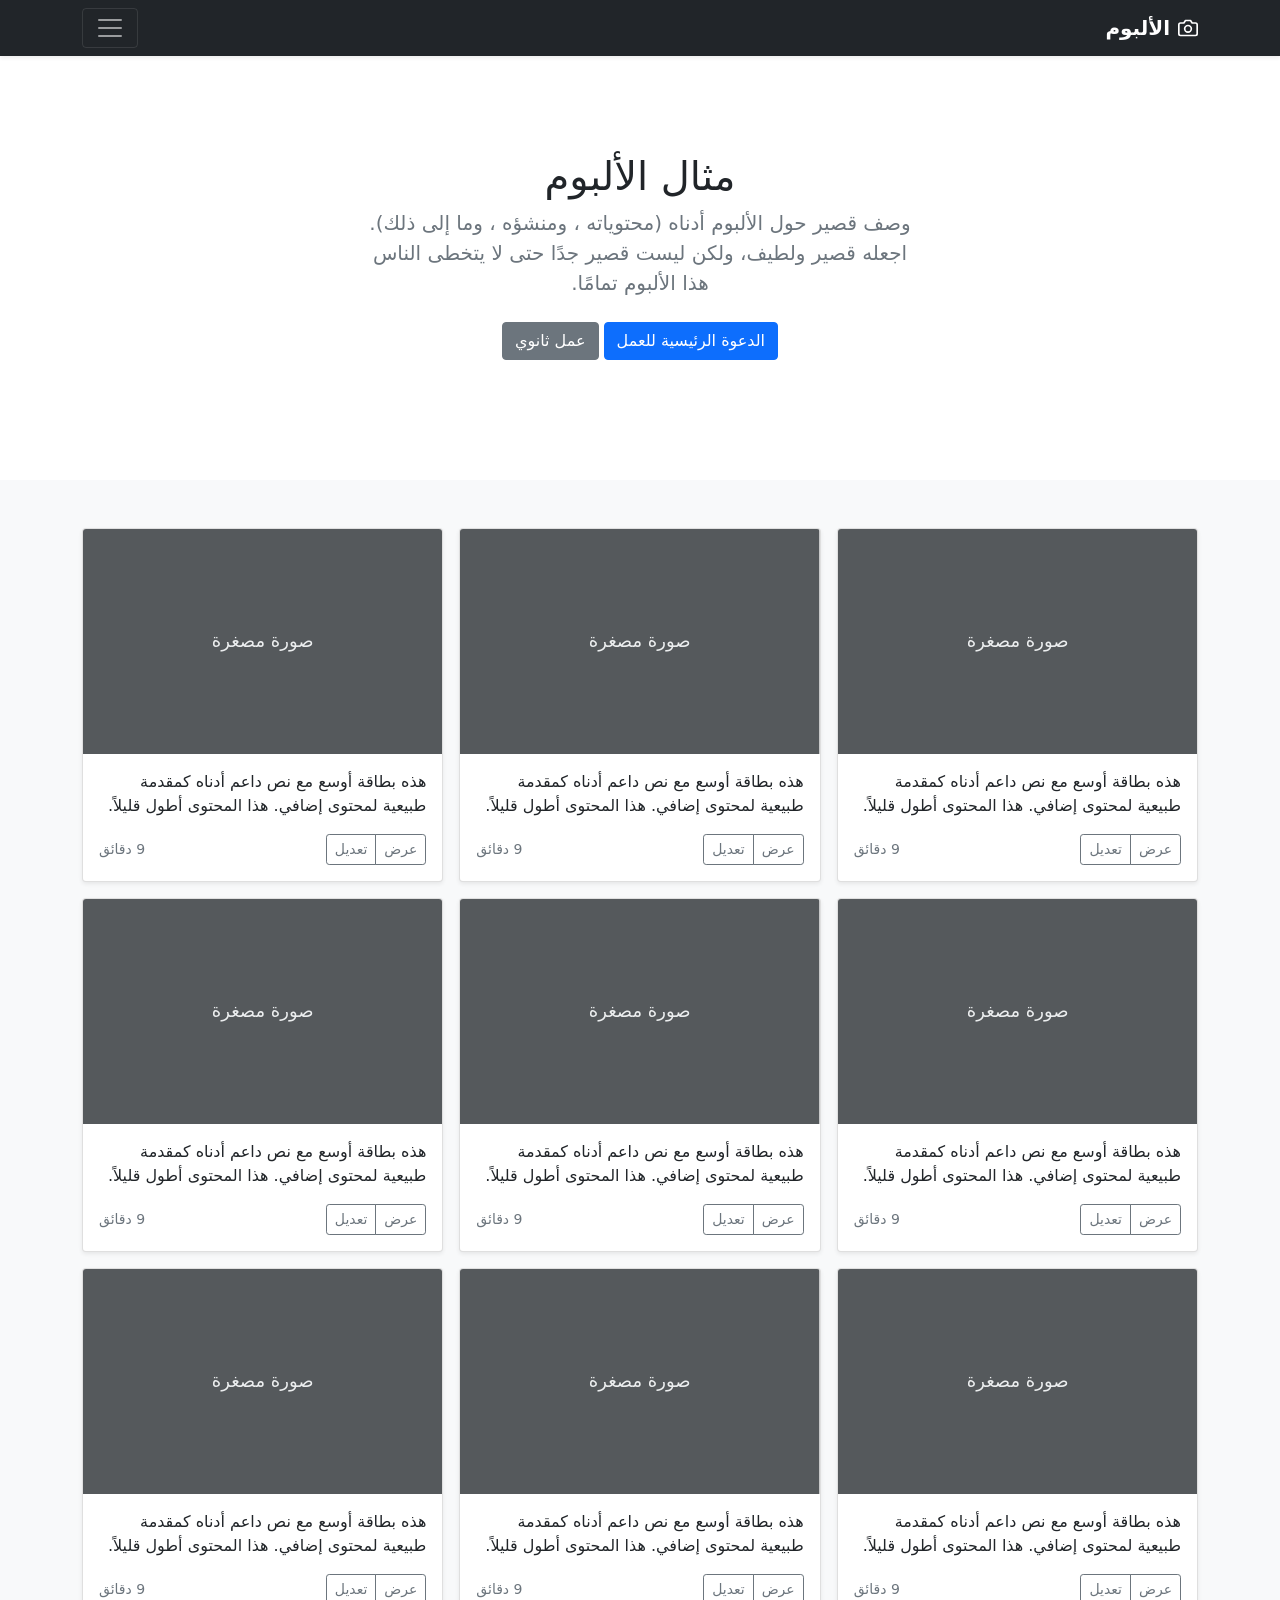
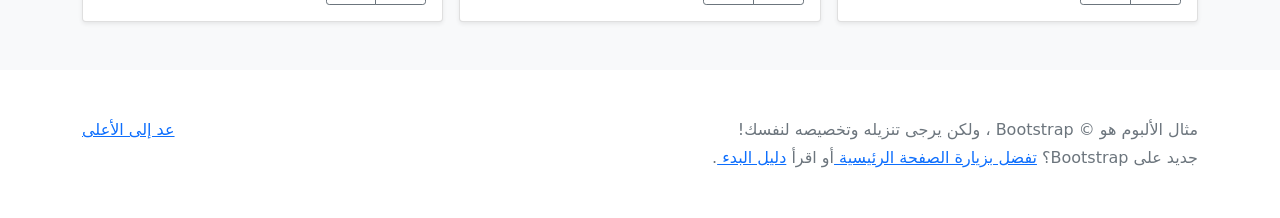
<file: bootstrap-5.1.3-examples/album-rtl/index.html>
<!doctype html>
<html lang="ar" dir="rtl">
  <head>
    <meta charset="utf-8">
    <meta name="viewport" content="width=device-width, initial-scale=1">
    <meta name="description" content="">
    <meta name="author" content="Mark Otto, Jacob Thornton, and Bootstrap contributors">
    <meta name="generator" content="Hugo 0.88.1">
    <title>مثال الألبوم · Bootstrap v5.1</title>

    <link rel="canonical" href="https://getbootstrap.com/docs/5.1/examples/album-rtl/">

    

    <!-- Bootstrap core CSS -->
<link href="../assets/dist/css/bootstrap.rtl.min.css" rel="stylesheet">

    <style>
      .bd-placeholder-img {
        font-size: 1.125rem;
        text-anchor: middle;
        -webkit-user-select: none;
        -moz-user-select: none;
        user-select: none;
      }

      @media (min-width: 768px) {
        .bd-placeholder-img-lg {
          font-size: 3.5rem;
        }
      }
    </style>

    
  </head>
  <body>
    
<header>
  <div class="collapse bg-dark" id="navbarHeader">
    <div class="container">
      <div class="row">
        <div class="col-sm-8 col-md-7 py-4">
          <h4 class="text-white">حول</h4>
          <p class="text-muted">أضف بعض المعلومات حول الألبوم، المؤلف، أو أي سياق خلفية آخر. اجعلها بضع جمل حتى يتمكن الزوار من التقاط بعض التلميحات المفيدة. ثم اربطها ببعض مواقع التواصل الاجتماعي أو معلومات الاتصال.</p>
        </div>
        <div class="col-sm-4 offset-md-1 py-4">
          <h4 class="text-white">تواصل معي</h4>
          <ul class="list-unstyled">
            <li><a href="#" class="text-white">تابعني على تويتر</a></li>
            <li><a href="#" class="text-white">شاركني الإعجاب في فيسبوك</a></li>
            <li><a href="#" class="text-white">راسلني على البريد الإلكتروني</a></li>
          </ul>
        </div>
      </div>
    </div>
  </div>
  <div class="navbar navbar-dark bg-dark shadow-sm">
    <div class="container">
      <a href="#" class="navbar-brand d-flex align-items-center">
        <svg xmlns="http://www.w3.org/2000/svg" width="20" height="20" fill="none" stroke="currentColor" stroke-linecap="round" stroke-linejoin="round" stroke-width="2" aria-hidden="true" class="me-2" viewBox="0 0 24 24"><path d="M23 19a2 2 0 0 1-2 2H3a2 2 0 0 1-2-2V8a2 2 0 0 1 2-2h4l2-3h6l2 3h4a2 2 0 0 1 2 2z"/><circle cx="12" cy="13" r="4"/></svg>
        <strong>الألبوم</strong>
      </a>
      <button class="navbar-toggler" type="button" data-bs-toggle="collapse" data-bs-target="#navbarHeader" aria-controls="navbarHeader" aria-expanded="false" aria-label="تبديل التنقل">
        <span class="navbar-toggler-icon"></span>
      </button>
    </div>
  </div>
</header>

<main>

  <section class="py-5 text-center container">
    <div class="row py-lg-5">
      <div class="col-lg-6 col-md-8 mx-auto">
        <h1 class="fw-light">مثال الألبوم</h1>
        <p class="lead text-muted">وصف قصير حول الألبوم أدناه (محتوياته ، ومنشؤه ، وما إلى ذلك). اجعله قصير ولطيف، ولكن ليست قصير جدًا حتى لا يتخطى الناس هذا الألبوم تمامًا.</p>
        <p>
          <a href="#" class="btn btn-primary my-2">الدعوة الرئيسية للعمل</a>
          <a href="#" class="btn btn-secondary my-2">عمل ثانوي</a>
        </p>
      </div>
    </div>
  </section>

  <div class="album py-5 bg-light">
    <div class="container">

      <div class="row row-cols-1 row-cols-sm-2 row-cols-md-3 g-3">
        <div class="col">
          <div class="card shadow-sm">
            <svg class="bd-placeholder-img card-img-top" width="100%" height="225" xmlns="http://www.w3.org/2000/svg" role="img" aria-label="Placeholder: صورة مصغرة" preserveAspectRatio="xMidYMid slice" focusable="false"><title>Placeholder</title><rect width="100%" height="100%" fill="#55595c"/><text x="50%" y="50%" fill="#eceeef" dy=".3em">صورة مصغرة</text></svg>

            <div class="card-body">
              <p class="card-text">هذه بطاقة أوسع مع نص داعم أدناه كمقدمة طبيعية لمحتوى إضافي. هذا المحتوى أطول قليلاً.</p>
              <div class="d-flex justify-content-between align-items-center">
                <div class="btn-group">
                  <button type="button" class="btn btn-sm btn-outline-secondary">عرض</button>
                  <button type="button" class="btn btn-sm btn-outline-secondary">تعديل</button>
                </div>
                <small class="text-muted">9 دقائق</small>
              </div>
            </div>
          </div>
        </div>
        <div class="col">
          <div class="card shadow-sm">
            <svg class="bd-placeholder-img card-img-top" width="100%" height="225" xmlns="http://www.w3.org/2000/svg" role="img" aria-label="Placeholder: صورة مصغرة" preserveAspectRatio="xMidYMid slice" focusable="false"><title>Placeholder</title><rect width="100%" height="100%" fill="#55595c"/><text x="50%" y="50%" fill="#eceeef" dy=".3em">صورة مصغرة</text></svg>

            <div class="card-body">
              <p class="card-text">هذه بطاقة أوسع مع نص داعم أدناه كمقدمة طبيعية لمحتوى إضافي. هذا المحتوى أطول قليلاً.</p>
              <div class="d-flex justify-content-between align-items-center">
                <div class="btn-group">
                  <button type="button" class="btn btn-sm btn-outline-secondary">عرض</button>
                  <button type="button" class="btn btn-sm btn-outline-secondary">تعديل</button>
                </div>
                <small class="text-muted">9 دقائق</small>
              </div>
            </div>
          </div>
        </div>
        <div class="col">
          <div class="card shadow-sm">
            <svg class="bd-placeholder-img card-img-top" width="100%" height="225" xmlns="http://www.w3.org/2000/svg" role="img" aria-label="Placeholder: صورة مصغرة" preserveAspectRatio="xMidYMid slice" focusable="false"><title>Placeholder</title><rect width="100%" height="100%" fill="#55595c"/><text x="50%" y="50%" fill="#eceeef" dy=".3em">صورة مصغرة</text></svg>

            <div class="card-body">
              <p class="card-text">هذه بطاقة أوسع مع نص داعم أدناه كمقدمة طبيعية لمحتوى إضافي. هذا المحتوى أطول قليلاً.</p>
              <div class="d-flex justify-content-between align-items-center">
                <div class="btn-group">
                  <button type="button" class="btn btn-sm btn-outline-secondary">عرض</button>
                  <button type="button" class="btn btn-sm btn-outline-secondary">تعديل</button>
                </div>
                <small class="text-muted">9 دقائق</small>
              </div>
            </div>
          </div>
        </div>

        <div class="col">
          <div class="card shadow-sm">
            <svg class="bd-placeholder-img card-img-top" width="100%" height="225" xmlns="http://www.w3.org/2000/svg" role="img" aria-label="Placeholder: صورة مصغرة" preserveAspectRatio="xMidYMid slice" focusable="false"><title>Placeholder</title><rect width="100%" height="100%" fill="#55595c"/><text x="50%" y="50%" fill="#eceeef" dy=".3em">صورة مصغرة</text></svg>

            <div class="card-body">
              <p class="card-text">هذه بطاقة أوسع مع نص داعم أدناه كمقدمة طبيعية لمحتوى إضافي. هذا المحتوى أطول قليلاً.</p>
              <div class="d-flex justify-content-between align-items-center">
                <div class="btn-group">
                  <button type="button" class="btn btn-sm btn-outline-secondary">عرض</button>
                  <button type="button" class="btn btn-sm btn-outline-secondary">تعديل</button>
                </div>
                <small class="text-muted">9 دقائق</small>
              </div>
            </div>
          </div>
        </div>
        <div class="col">
          <div class="card shadow-sm">
            <svg class="bd-placeholder-img card-img-top" width="100%" height="225" xmlns="http://www.w3.org/2000/svg" role="img" aria-label="Placeholder: صورة مصغرة" preserveAspectRatio="xMidYMid slice" focusable="false"><title>Placeholder</title><rect width="100%" height="100%" fill="#55595c"/><text x="50%" y="50%" fill="#eceeef" dy=".3em">صورة مصغرة</text></svg>

            <div class="card-body">
              <p class="card-text">هذه بطاقة أوسع مع نص داعم أدناه كمقدمة طبيعية لمحتوى إضافي. هذا المحتوى أطول قليلاً.</p>
              <div class="d-flex justify-content-between align-items-center">
                <div class="btn-group">
                  <button type="button" class="btn btn-sm btn-outline-secondary">عرض</button>
                  <button type="button" class="btn btn-sm btn-outline-secondary">تعديل</button>
                </div>
                <small class="text-muted">9 دقائق</small>
              </div>
            </div>
          </div>
        </div>
        <div class="col">
          <div class="card shadow-sm">
            <svg class="bd-placeholder-img card-img-top" width="100%" height="225" xmlns="http://www.w3.org/2000/svg" role="img" aria-label="Placeholder: صورة مصغرة" preserveAspectRatio="xMidYMid slice" focusable="false"><title>Placeholder</title><rect width="100%" height="100%" fill="#55595c"/><text x="50%" y="50%" fill="#eceeef" dy=".3em">صورة مصغرة</text></svg>

            <div class="card-body">
              <p class="card-text">هذه بطاقة أوسع مع نص داعم أدناه كمقدمة طبيعية لمحتوى إضافي. هذا المحتوى أطول قليلاً.</p>
              <div class="d-flex justify-content-between align-items-center">
                <div class="btn-group">
                  <button type="button" class="btn btn-sm btn-outline-secondary">عرض</button>
                  <button type="button" class="btn btn-sm btn-outline-secondary">تعديل</button>
                </div>
                <small class="text-muted">9 دقائق</small>
              </div>
            </div>
          </div>
        </div>

        <div class="col">
          <div class="card shadow-sm">
            <svg class="bd-placeholder-img card-img-top" width="100%" height="225" xmlns="http://www.w3.org/2000/svg" role="img" aria-label="Placeholder: صورة مصغرة" preserveAspectRatio="xMidYMid slice" focusable="false"><title>Placeholder</title><rect width="100%" height="100%" fill="#55595c"/><text x="50%" y="50%" fill="#eceeef" dy=".3em">صورة مصغرة</text></svg>

            <div class="card-body">
              <p class="card-text">هذه بطاقة أوسع مع نص داعم أدناه كمقدمة طبيعية لمحتوى إضافي. هذا المحتوى أطول قليلاً.</p>
              <div class="d-flex justify-content-between align-items-center">
                <div class="btn-group">
                  <button type="button" class="btn btn-sm btn-outline-secondary">عرض</button>
                  <button type="button" class="btn btn-sm btn-outline-secondary">تعديل</button>
                </div>
                <small class="text-muted">9 دقائق</small>
              </div>
            </div>
          </div>
        </div>
        <div class="col">
          <div class="card shadow-sm">
            <svg class="bd-placeholder-img card-img-top" width="100%" height="225" xmlns="http://www.w3.org/2000/svg" role="img" aria-label="Placeholder: صورة مصغرة" preserveAspectRatio="xMidYMid slice" focusable="false"><title>Placeholder</title><rect width="100%" height="100%" fill="#55595c"/><text x="50%" y="50%" fill="#eceeef" dy=".3em">صورة مصغرة</text></svg>

            <div class="card-body">
              <p class="card-text">هذه بطاقة أوسع مع نص داعم أدناه كمقدمة طبيعية لمحتوى إضافي. هذا المحتوى أطول قليلاً.</p>
              <div class="d-flex justify-content-between align-items-center">
                <div class="btn-group">
                  <button type="button" class="btn btn-sm btn-outline-secondary">عرض</button>
                  <button type="button" class="btn btn-sm btn-outline-secondary">تعديل</button>
                </div>
                <small class="text-muted">9 دقائق</small>
              </div>
            </div>
          </div>
        </div>
        <div class="col">
          <div class="card shadow-sm">
            <svg class="bd-placeholder-img card-img-top" width="100%" height="225" xmlns="http://www.w3.org/2000/svg" role="img" aria-label="Placeholder: صورة مصغرة" preserveAspectRatio="xMidYMid slice" focusable="false"><title>Placeholder</title><rect width="100%" height="100%" fill="#55595c"/><text x="50%" y="50%" fill="#eceeef" dy=".3em">صورة مصغرة</text></svg>

            <div class="card-body">
              <p class="card-text">هذه بطاقة أوسع مع نص داعم أدناه كمقدمة طبيعية لمحتوى إضافي. هذا المحتوى أطول قليلاً.</p>
              <div class="d-flex justify-content-between align-items-center">
                <div class="btn-group">
                  <button type="button" class="btn btn-sm btn-outline-secondary">عرض</button>
                  <button type="button" class="btn btn-sm btn-outline-secondary">تعديل</button>
                </div>
                <small class="text-muted">9 دقائق</small>
              </div>
            </div>
          </div>
        </div>
      </div>
    </div>
  </div>

</main>

<footer class="text-muted py-5">
  <div class="container">
    <p class="float-end mb-1">
      <a href="#">عد إلى الأعلى</a>
    </p>
    <p class="mb-1">مثال الألبوم هو © Bootstrap ، ولكن يرجى تنزيله وتخصيصه لنفسك!</p>
    <p class="mb-0">جديد على Bootstrap؟ <a href="/"> تفضل بزيارة الصفحة الرئيسية </a> أو اقرأ <a href="../getting-started/introduction/ "> دليل البدء </a>.</p>
  </div>
</footer>


    <script src="../assets/dist/js/bootstrap.bundle.min.js"></script>

      
  </body>
</html>
</file>
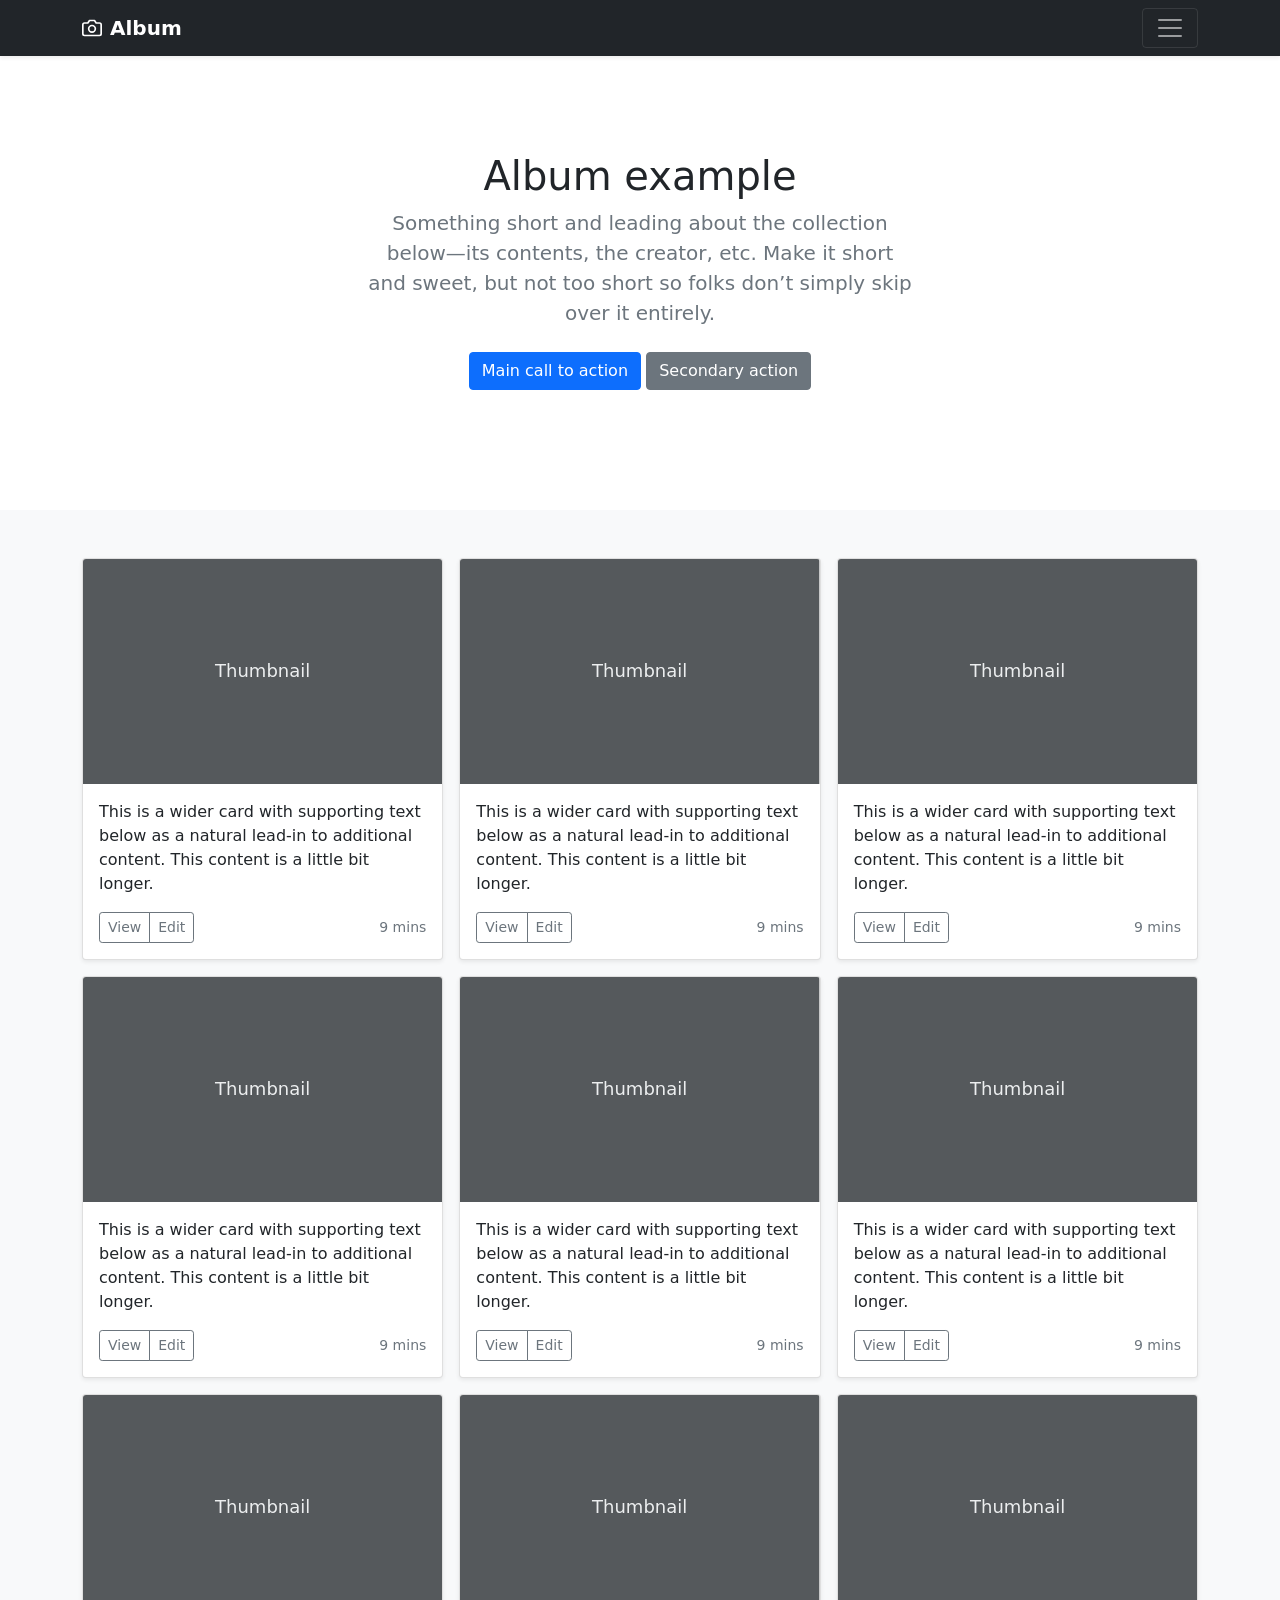
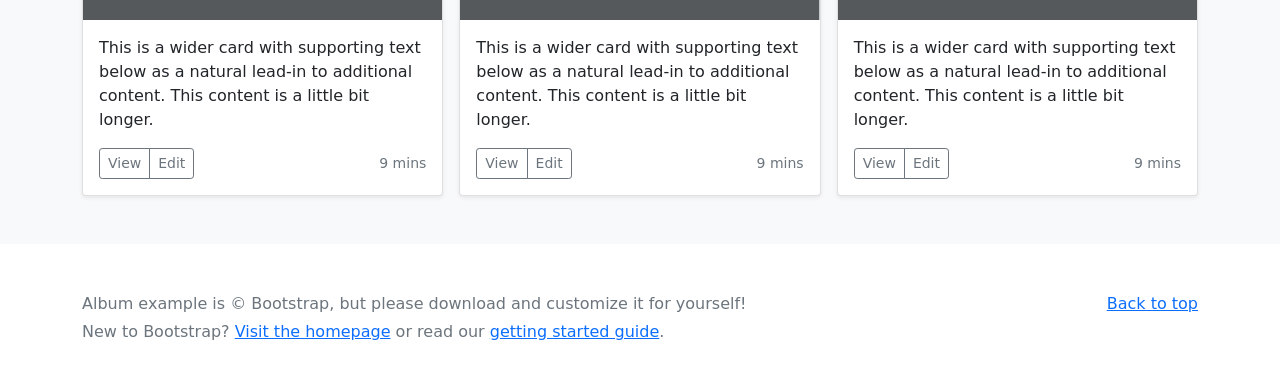
<file: bootstrap-5.1.3-examples/album/index.html>
<!doctype html>
<html lang="en">
  <head>
    <meta charset="utf-8">
    <meta name="viewport" content="width=device-width, initial-scale=1">
    <meta name="description" content="">
    <meta name="author" content="Mark Otto, Jacob Thornton, and Bootstrap contributors">
    <meta name="generator" content="Hugo 0.88.1">
    <title>Album example · Bootstrap v5.1</title>

    <link rel="canonical" href="https://getbootstrap.com/docs/5.1/examples/album/">

    

    <!-- Bootstrap core CSS -->
<link href="../assets/dist/css/bootstrap.min.css" rel="stylesheet">

    <style>
      .bd-placeholder-img {
        font-size: 1.125rem;
        text-anchor: middle;
        -webkit-user-select: none;
        -moz-user-select: none;
        user-select: none;
      }

      @media (min-width: 768px) {
        .bd-placeholder-img-lg {
          font-size: 3.5rem;
        }
      }
    </style>

    
  </head>
  <body>
    
<header>
  
  <div class="navbar navbar-dark bg-dark shadow-sm">
    <div class="container">
      <a href="#" class="navbar-brand d-flex align-items-center">
        <svg xmlns="http://www.w3.org/2000/svg" width="20" height="20" fill="none" stroke="currentColor" stroke-linecap="round" stroke-linejoin="round" stroke-width="2" aria-hidden="true" class="me-2" viewBox="0 0 24 24"><path d="M23 19a2 2 0 0 1-2 2H3a2 2 0 0 1-2-2V8a2 2 0 0 1 2-2h4l2-3h6l2 3h4a2 2 0 0 1 2 2z"/><circle cx="12" cy="13" r="4"/></svg>
        <strong>Album</strong>
      </a>
      <button class="navbar-toggler" type="button" data-bs-toggle="collapse" data-bs-target="#navbarHeader" aria-controls="navbarHeader" aria-expanded="false" aria-label="Toggle navigation">
        <span class="navbar-toggler-icon"></span>
      </button>
    </div>
  </div>
</header>

<main>

  <section class="py-5 text-center container">
    <div class="row py-lg-5">
      <div class="col-lg-6 col-md-8 mx-auto">
        <h1 class="fw-light">Album example</h1>
        <p class="lead text-muted">Something short and leading about the collection below—its contents, the creator, etc. Make it short and sweet, but not too short so folks don’t simply skip over it entirely.</p>
        <p>
          <a href="#" class="btn btn-primary my-2">Main call to action</a>
          <a href="#" class="btn btn-secondary my-2">Secondary action</a>
        </p>
      </div>
    </div>
  </section>

  <div class="album py-5 bg-light">
    <div class="container">

      <div class="row row-cols-1 row-cols-sm-2 row-cols-md-3 g-3">
        <div class="col">
          <div class="card shadow-sm">
            <svg class="bd-placeholder-img card-img-top" width="100%" height="225" xmlns="http://www.w3.org/2000/svg" role="img" aria-label="Placeholder: Thumbnail" preserveAspectRatio="xMidYMid slice" focusable="false"><title>Placeholder</title><rect width="100%" height="100%" fill="#55595c"/><text x="50%" y="50%" fill="#eceeef" dy=".3em">Thumbnail</text></svg>

            <div class="card-body">
              <p class="card-text">This is a wider card with supporting text below as a natural lead-in to additional content. This content is a little bit longer.</p>
              <div class="d-flex justify-content-between align-items-center">
                <div class="btn-group">
                  <button type="button" class="btn btn-sm btn-outline-secondary">View</button>
                  <button type="button" class="btn btn-sm btn-outline-secondary">Edit</button>
                </div>
                <small class="text-muted">9 mins</small>
              </div>
            </div>
          </div>
        </div>
        <div class="col">
          <div class="card shadow-sm">
            <svg class="bd-placeholder-img card-img-top" width="100%" height="225" xmlns="http://www.w3.org/2000/svg" role="img" aria-label="Placeholder: Thumbnail" preserveAspectRatio="xMidYMid slice" focusable="false"><title>Placeholder</title><rect width="100%" height="100%" fill="#55595c"/><text x="50%" y="50%" fill="#eceeef" dy=".3em">Thumbnail</text></svg>

            <div class="card-body">
              <p class="card-text">This is a wider card with supporting text below as a natural lead-in to additional content. This content is a little bit longer.</p>
              <div class="d-flex justify-content-between align-items-center">
                <div class="btn-group">
                  <button type="button" class="btn btn-sm btn-outline-secondary">View</button>
                  <button type="button" class="btn btn-sm btn-outline-secondary">Edit</button>
                </div>
                <small class="text-muted">9 mins</small>
              </div>
            </div>
          </div>
        </div>
        <div class="col">
          <div class="card shadow-sm">
            <svg class="bd-placeholder-img card-img-top" width="100%" height="225" xmlns="http://www.w3.org/2000/svg" role="img" aria-label="Placeholder: Thumbnail" preserveAspectRatio="xMidYMid slice" focusable="false"><title>Placeholder</title><rect width="100%" height="100%" fill="#55595c"/><text x="50%" y="50%" fill="#eceeef" dy=".3em">Thumbnail</text></svg>

            <div class="card-body">
              <p class="card-text">This is a wider card with supporting text below as a natural lead-in to additional content. This content is a little bit longer.</p>
              <div class="d-flex justify-content-between align-items-center">
                <div class="btn-group">
                  <button type="button" class="btn btn-sm btn-outline-secondary">View</button>
                  <button type="button" class="btn btn-sm btn-outline-secondary">Edit</button>
                </div>
                <small class="text-muted">9 mins</small>
              </div>
            </div>
          </div>
        </div>

        <div class="col">
          <div class="card shadow-sm">
            <svg class="bd-placeholder-img card-img-top" width="100%" height="225" xmlns="http://www.w3.org/2000/svg" role="img" aria-label="Placeholder: Thumbnail" preserveAspectRatio="xMidYMid slice" focusable="false"><title>Placeholder</title><rect width="100%" height="100%" fill="#55595c"/><text x="50%" y="50%" fill="#eceeef" dy=".3em">Thumbnail</text></svg>

            <div class="card-body">
              <p class="card-text">This is a wider card with supporting text below as a natural lead-in to additional content. This content is a little bit longer.</p>
              <div class="d-flex justify-content-between align-items-center">
                <div class="btn-group">
                  <button type="button" class="btn btn-sm btn-outline-secondary">View</button>
                  <button type="button" class="btn btn-sm btn-outline-secondary">Edit</button>
                </div>
                <small class="text-muted">9 mins</small>
              </div>
            </div>
          </div>
        </div>
        <div class="col">
          <div class="card shadow-sm">
            <svg class="bd-placeholder-img card-img-top" width="100%" height="225" xmlns="http://www.w3.org/2000/svg" role="img" aria-label="Placeholder: Thumbnail" preserveAspectRatio="xMidYMid slice" focusable="false"><title>Placeholder</title><rect width="100%" height="100%" fill="#55595c"/><text x="50%" y="50%" fill="#eceeef" dy=".3em">Thumbnail</text></svg>

            <div class="card-body">
              <p class="card-text">This is a wider card with supporting text below as a natural lead-in to additional content. This content is a little bit longer.</p>
              <div class="d-flex justify-content-between align-items-center">
                <div class="btn-group">
                  <button type="button" class="btn btn-sm btn-outline-secondary">View</button>
                  <button type="button" class="btn btn-sm btn-outline-secondary">Edit</button>
                </div>
                <small class="text-muted">9 mins</small>
              </div>
            </div>
          </div>
        </div>
        <div class="col">
          <div class="card shadow-sm">
            <svg class="bd-placeholder-img card-img-top" width="100%" height="225" xmlns="http://www.w3.org/2000/svg" role="img" aria-label="Placeholder: Thumbnail" preserveAspectRatio="xMidYMid slice" focusable="false"><title>Placeholder</title><rect width="100%" height="100%" fill="#55595c"/><text x="50%" y="50%" fill="#eceeef" dy=".3em">Thumbnail</text></svg>

            <div class="card-body">
              <p class="card-text">This is a wider card with supporting text below as a natural lead-in to additional content. This content is a little bit longer.</p>
              <div class="d-flex justify-content-between align-items-center">
                <div class="btn-group">
                  <button type="button" class="btn btn-sm btn-outline-secondary">View</button>
                  <button type="button" class="btn btn-sm btn-outline-secondary">Edit</button>
                </div>
                <small class="text-muted">9 mins</small>
              </div>
            </div>
          </div>
        </div>

        <div class="col">
          <div class="card shadow-sm">
            <svg class="bd-placeholder-img card-img-top" width="100%" height="225" xmlns="http://www.w3.org/2000/svg" role="img" aria-label="Placeholder: Thumbnail" preserveAspectRatio="xMidYMid slice" focusable="false"><title>Placeholder</title><rect width="100%" height="100%" fill="#55595c"/><text x="50%" y="50%" fill="#eceeef" dy=".3em">Thumbnail</text></svg>

            <div class="card-body">
              <p class="card-text">This is a wider card with supporting text below as a natural lead-in to additional content. This content is a little bit longer.</p>
              <div class="d-flex justify-content-between align-items-center">
                <div class="btn-group">
                  <button type="button" class="btn btn-sm btn-outline-secondary">View</button>
                  <button type="button" class="btn btn-sm btn-outline-secondary">Edit</button>
                </div>
                <small class="text-muted">9 mins</small>
              </div>
            </div>
          </div>
        </div>
        <div class="col">
          <div class="card shadow-sm">
            <svg class="bd-placeholder-img card-img-top" width="100%" height="225" xmlns="http://www.w3.org/2000/svg" role="img" aria-label="Placeholder: Thumbnail" preserveAspectRatio="xMidYMid slice" focusable="false"><title>Placeholder</title><rect width="100%" height="100%" fill="#55595c"/><text x="50%" y="50%" fill="#eceeef" dy=".3em">Thumbnail</text></svg>

            <div class="card-body">
              <p class="card-text">This is a wider card with supporting text below as a natural lead-in to additional content. This content is a little bit longer.</p>
              <div class="d-flex justify-content-between align-items-center">
                <div class="btn-group">
                  <button type="button" class="btn btn-sm btn-outline-secondary">View</button>
                  <button type="button" class="btn btn-sm btn-outline-secondary">Edit</button>
                </div>
                <small class="text-muted">9 mins</small>
              </div>
            </div>
          </div>
        </div>
        <div class="col">
          <div class="card shadow-sm">
            <svg class="bd-placeholder-img card-img-top" width="100%" height="225" xmlns="http://www.w3.org/2000/svg" role="img" aria-label="Placeholder: Thumbnail" preserveAspectRatio="xMidYMid slice" focusable="false"><title>Placeholder</title><rect width="100%" height="100%" fill="#55595c"/><text x="50%" y="50%" fill="#eceeef" dy=".3em">Thumbnail</text></svg>

            <div class="card-body">
              <p class="card-text">This is a wider card with supporting text below as a natural lead-in to additional content. This content is a little bit longer.</p>
              <div class="d-flex justify-content-between align-items-center">
                <div class="btn-group">
                  <button type="button" class="btn btn-sm btn-outline-secondary">View</button>
                  <button type="button" class="btn btn-sm btn-outline-secondary">Edit</button>
                </div>
                <small class="text-muted">9 mins</small>
              </div>
            </div>
          </div>
        </div>
      </div>
    </div>
  </div>

</main>

<footer class="text-muted py-5">
  <div class="container">
    <p class="float-end mb-1">
      <a href="#">Back to top</a>
    </p>
    <p class="mb-1">Album example is &copy; Bootstrap, but please download and customize it for yourself!</p>
    <p class="mb-0">New to Bootstrap? <a href="/">Visit the homepage</a> or read our <a href="../getting-started/introduction/">getting started guide</a>.</p>
  </div>
</footer>


    <script src="../assets/dist/js/bootstrap.bundle.min.js"></script>

      
  </body>
</html>
</file>
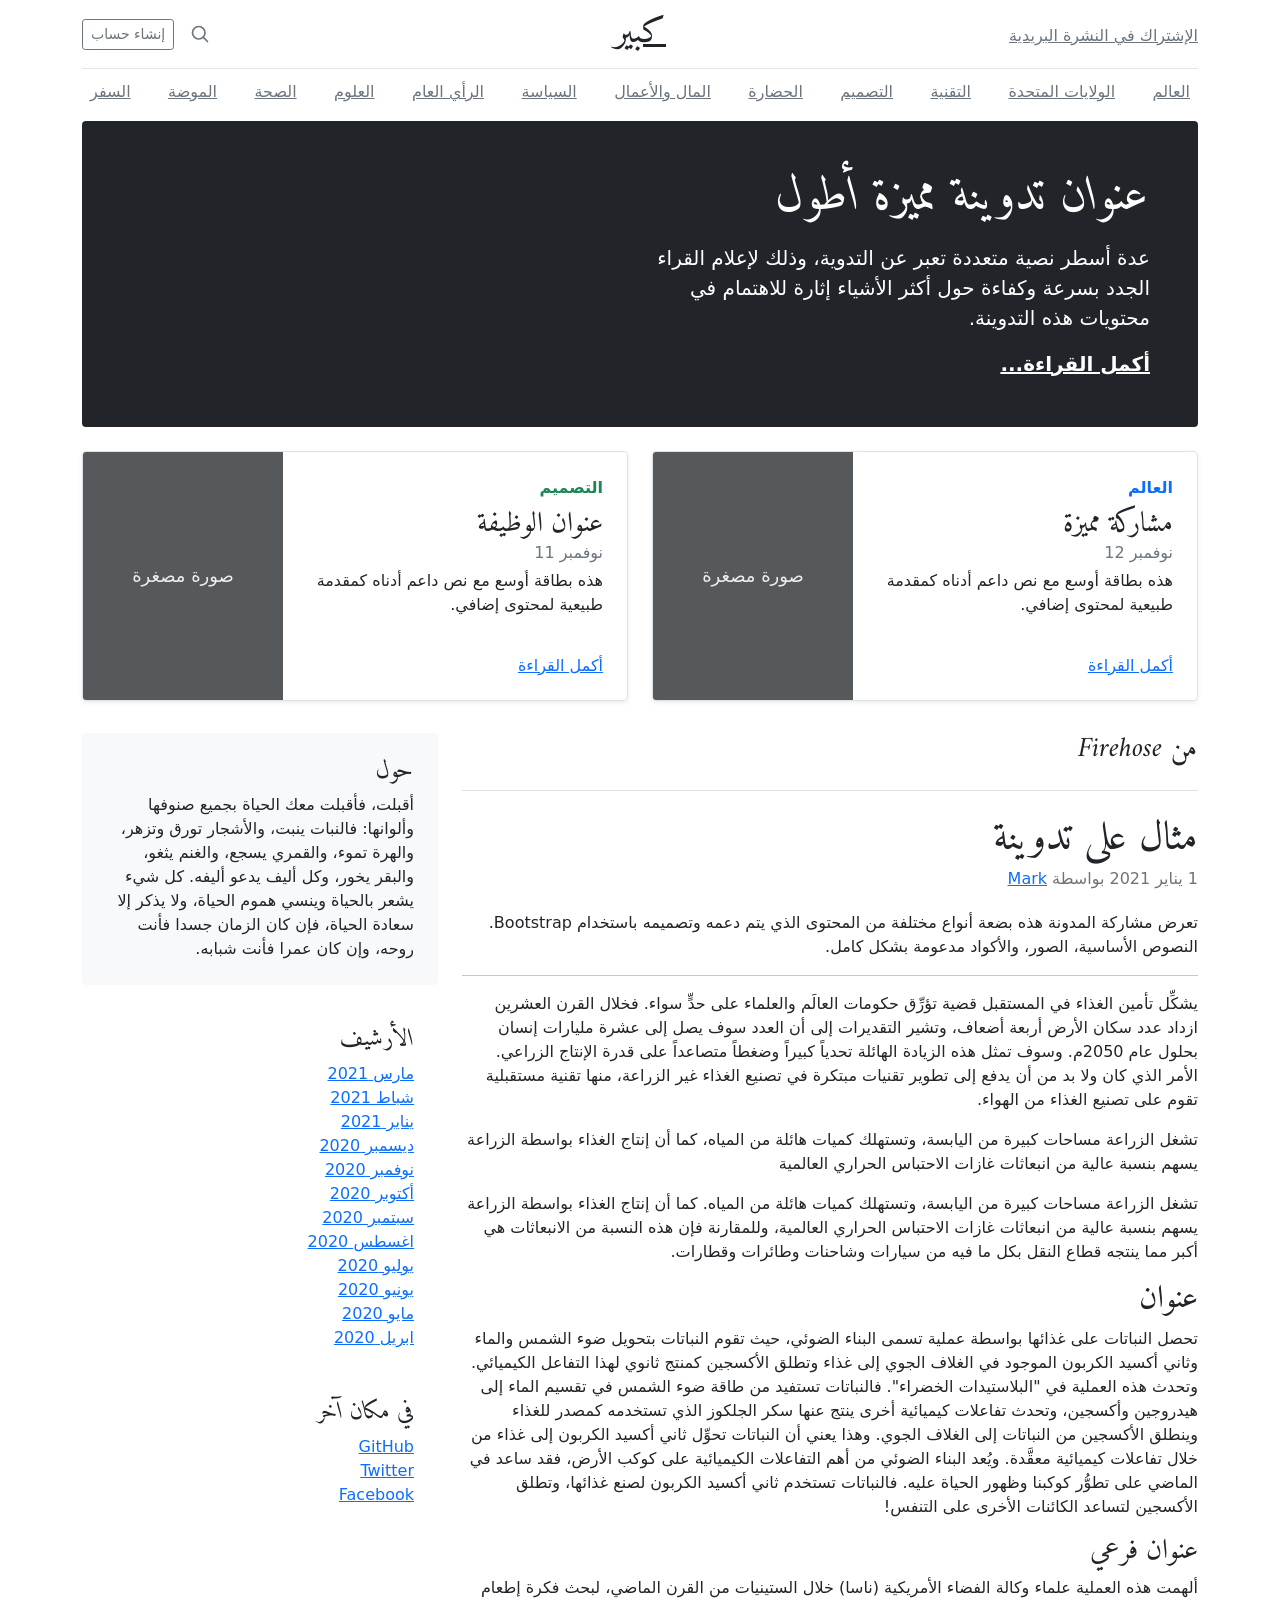
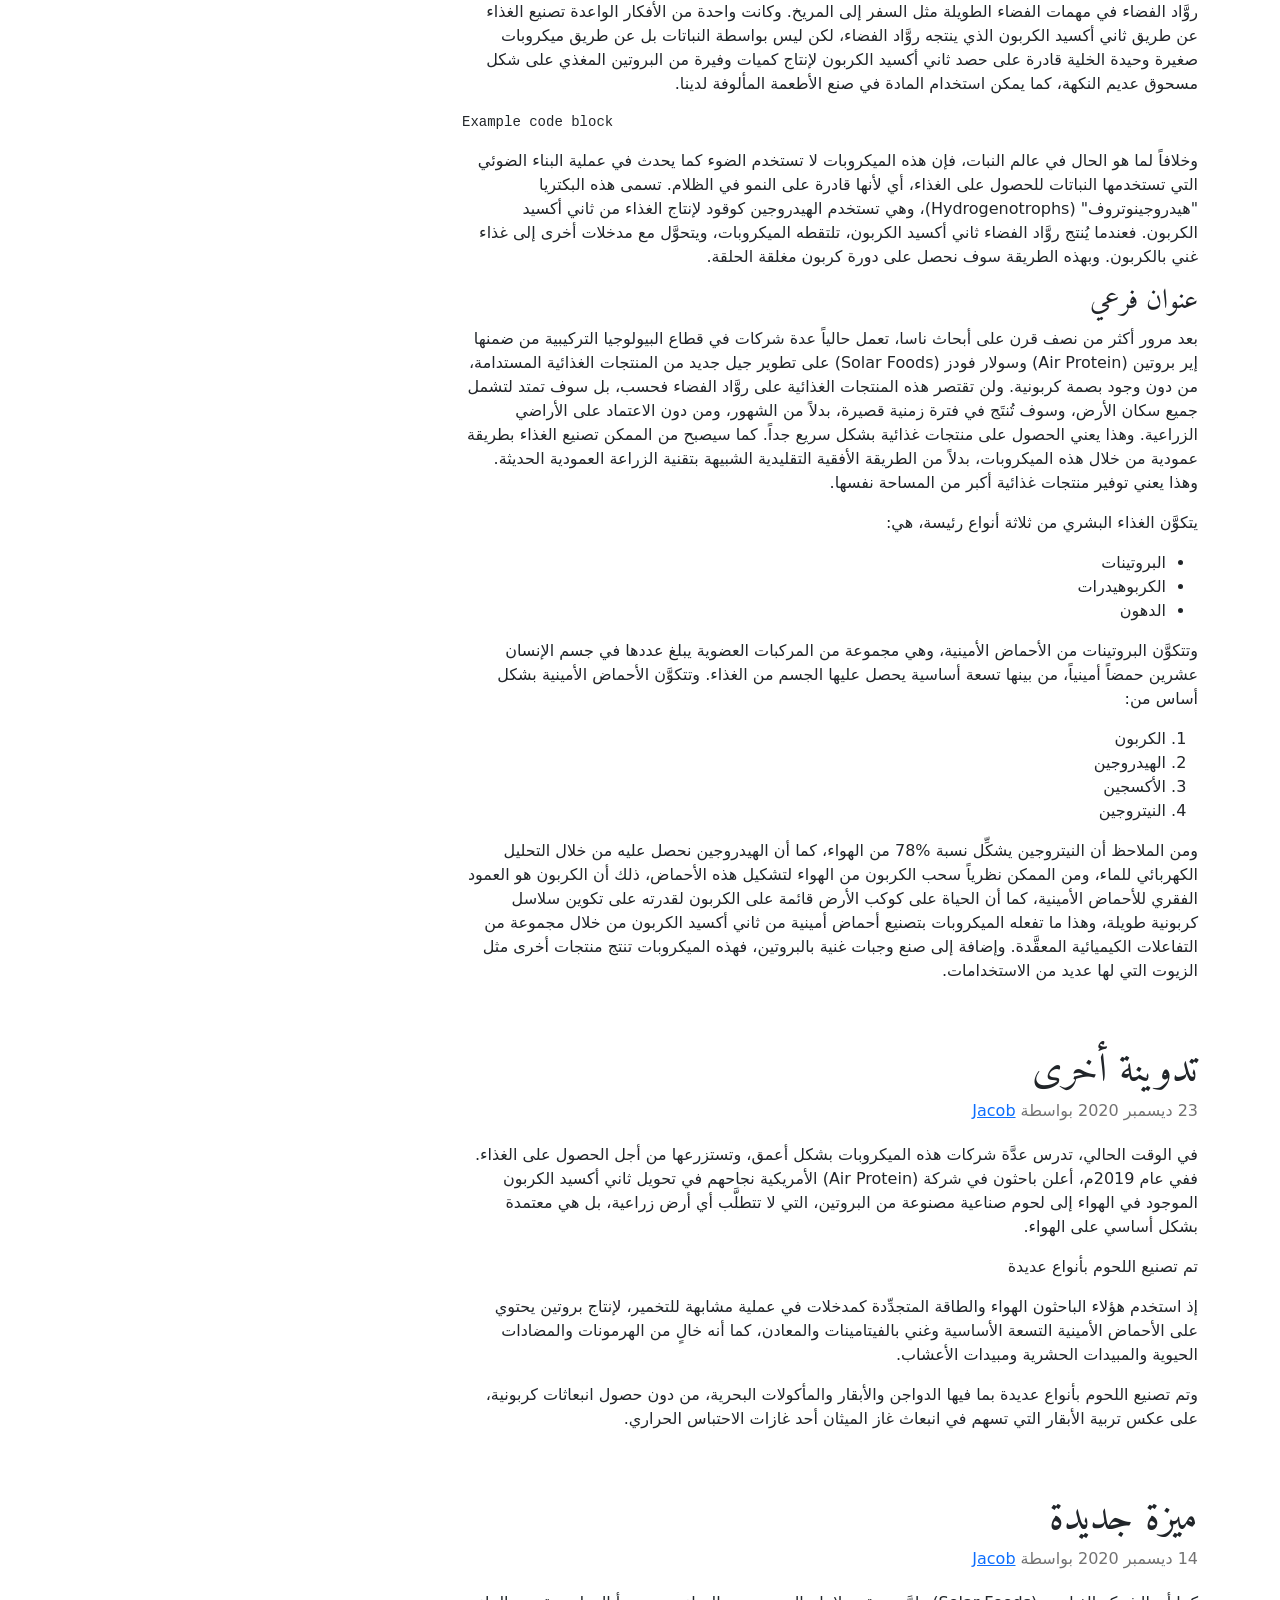
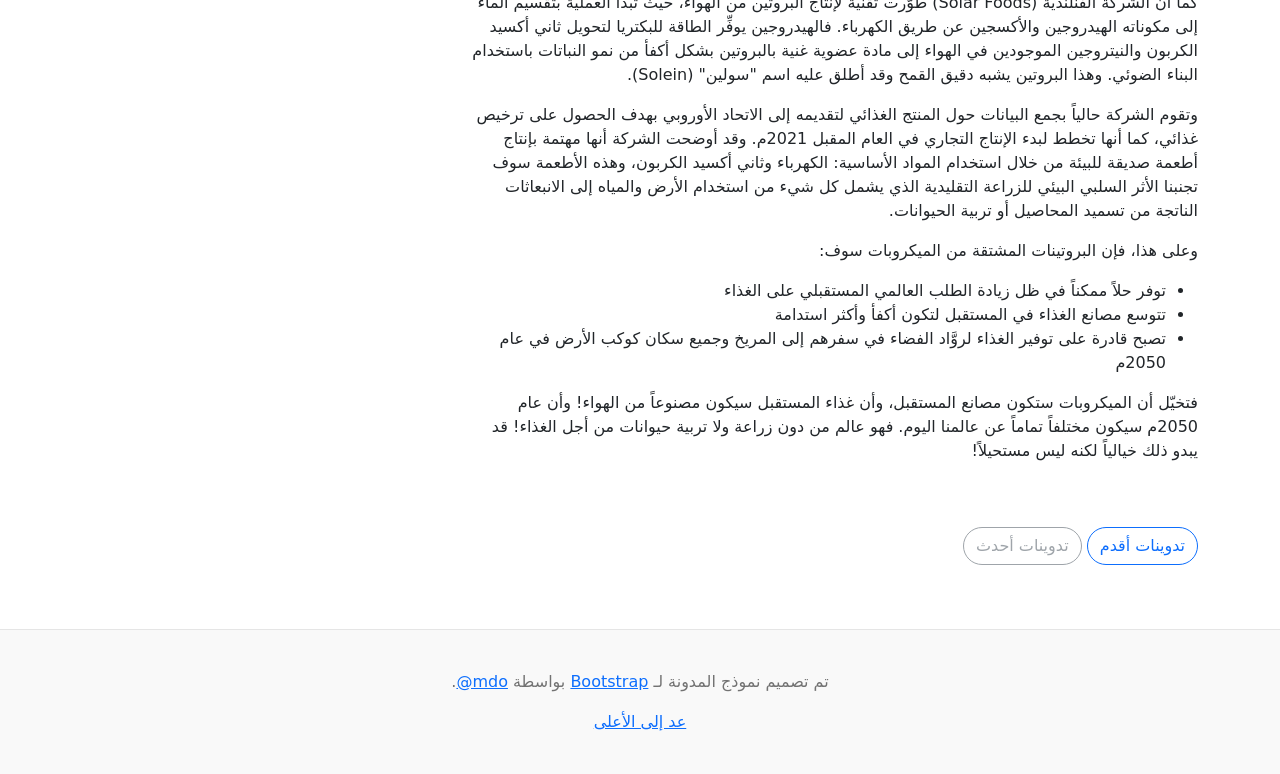
<file: bootstrap-5.1.3-examples/blog-rtl/index.html>
<!doctype html>
<html lang="ar" dir="rtl">
  <head>
    <meta charset="utf-8">
    <meta name="viewport" content="width=device-width, initial-scale=1">
    <meta name="description" content="">
    <meta name="author" content="Mark Otto, Jacob Thornton, and Bootstrap contributors">
    <meta name="generator" content="Hugo 0.88.1">
    <title>قالب المدونة · Bootstrap v5.1</title>

    <link rel="canonical" href="https://getbootstrap.com/docs/5.1/examples/blog-rtl/">

    

    <!-- Bootstrap core CSS -->
<link href="../assets/dist/css/bootstrap.rtl.min.css" rel="stylesheet">

    <style>
      .bd-placeholder-img {
        font-size: 1.125rem;
        text-anchor: middle;
        -webkit-user-select: none;
        -moz-user-select: none;
        user-select: none;
      }

      @media (min-width: 768px) {
        .bd-placeholder-img-lg {
          font-size: 3.5rem;
        }
      }
    </style>

    
    <!-- Custom styles for this template -->
    <link href="https://fonts.googleapis.com/css?family=Amiri:wght@400;700&amp;display=swap" rel="stylesheet">
    <!-- Custom styles for this template -->
    <link href="../blog/blog.rtl.css" rel="stylesheet">
  </head>
  <body>
    
<div class="container">
  <header class="blog-header py-3">
    <div class="row flex-nowrap justify-content-between align-items-center">
      <div class="col-4 pt-1">
        <a class="link-secondary" href="#">الإشتراك في النشرة البريدية</a>
      </div>
      <div class="col-4 text-center">
        <a class="blog-header-logo text-dark" href="#">كبير</a>
      </div>
      <div class="col-4 d-flex justify-content-end align-items-center">
        <a class="link-secondary" href="#" aria-label="بحث">
          <svg xmlns="http://www.w3.org/2000/svg" width="20" height="20" fill="none" stroke="currentColor" stroke-linecap="round" stroke-linejoin="round" stroke-width="2" class="mx-3" role="img" viewBox="0 0 24 24"><title>بحث</title><circle cx="10.5" cy="10.5" r="7.5"/><path d="M21 21l-5.2-5.2"/></svg>
        </a>
        <a class="btn btn-sm btn-outline-secondary" href="#">إنشاء حساب</a>
      </div>
    </div>
  </header>

  <div class="nav-scroller py-1 mb-2">
    <nav class="nav d-flex justify-content-between">
      <a class="p-2 link-secondary" href="#">العالم</a>
      <a class="p-2 link-secondary" href="#">الولايات المتحدة</a>
      <a class="p-2 link-secondary" href="#">التقنية</a>
      <a class="p-2 link-secondary" href="#">التصميم</a>
      <a class="p-2 link-secondary" href="#">الحضارة</a>
      <a class="p-2 link-secondary" href="#">المال والأعمال</a>
      <a class="p-2 link-secondary" href="#">السياسة</a>
      <a class="p-2 link-secondary" href="#">الرأي العام</a>
      <a class="p-2 link-secondary" href="#">العلوم</a>
      <a class="p-2 link-secondary" href="#">الصحة</a>
      <a class="p-2 link-secondary" href="#">الموضة</a>
      <a class="p-2 link-secondary" href="#">السفر</a>
    </nav>
  </div>
</div>

<main class="container">
  <div class="p-4 p-md-5 mb-4 text-white rounded bg-dark">
    <div class="col-md-6 px-0">
      <h1 class="display-4 fst-italic">عنوان تدوينة مميزة أطول</h1>
      <p class="lead my-3">عدة أسطر نصية متعددة تعبر عن التدوية، وذلك لإعلام القراء الجدد بسرعة وكفاءة حول أكثر الأشياء إثارة للاهتمام في محتويات هذه التدوينة.</p>
      <p class="lead mb-0"><a href="#" class="text-white fw-bold">أكمل القراءة...</a></p>
    </div>
  </div>

  <div class="row mb-2">
    <div class="col-md-6">
      <div class="row g-0 border rounded overflow-hidden flex-md-row mb-4 shadow-sm h-md-250 position-relative">
        <div class="col p-4 d-flex flex-column position-static">
          <strong class="d-inline-block mb-2 text-primary">العالم</strong>
          <h3 class="mb-0">مشاركة مميزة</h3>
          <div class="mb-1 text-muted">نوفمبر 12</div>
          <p class="card-text mb-auto">هذه بطاقة أوسع مع نص داعم أدناه كمقدمة طبيعية لمحتوى إضافي.</p>
          <a href="#" class="stretched-link">أكمل القراءة</a>
        </div>
        <div class="col-auto d-none d-lg-block">
          <svg class="bd-placeholder-img" width="200" height="250" xmlns="http://www.w3.org/2000/svg" role="img" aria-label="Placeholder: صورة مصغرة" preserveAspectRatio="xMidYMid slice" focusable="false"><title>Placeholder</title><rect width="100%" height="100%" fill="#55595c"/><text x="50%" y="50%" fill="#eceeef" dy=".3em">صورة مصغرة</text></svg>

        </div>
      </div>
    </div>
    <div class="col-md-6">
      <div class="row g-0 border rounded overflow-hidden flex-md-row mb-4 shadow-sm h-md-250 position-relative">
        <div class="col p-4 d-flex flex-column position-static">
          <strong class="d-inline-block mb-2 text-success">التصميم</strong>
          <h3 class="mb-0">عنوان الوظيفة</h3>
          <div class="mb-1 text-muted">نوفمبر 11</div>
          <p class="mb-auto">هذه بطاقة أوسع مع نص داعم أدناه كمقدمة طبيعية لمحتوى إضافي.</p>
          <a href="#" class="stretched-link">أكمل القراءة</a>
        </div>
        <div class="col-auto d-none d-lg-block">
          <svg class="bd-placeholder-img" width="200" height="250" xmlns="http://www.w3.org/2000/svg" role="img" aria-label="Placeholder: صورة مصغرة" preserveAspectRatio="xMidYMid slice" focusable="false"><title>Placeholder</title><rect width="100%" height="100%" fill="#55595c"/><text x="50%" y="50%" fill="#eceeef" dy=".3em">صورة مصغرة</text></svg>

        </div>
      </div>
    </div>
  </div>

  <div class="row">
    <div class="col-md-8">
      <h3 class="pb-4 mb-4 fst-italic border-bottom">
        من Firehose
      </h3>

      <article class="blog-post">
        <h2 class="blog-post-title">مثال على تدوينة</h2>
        <p class="blog-post-meta">1 يناير 2021 بواسطة <a href="#"> Mark </a></p>

        <p>تعرض مشاركة المدونة هذه بضعة أنواع مختلفة من المحتوى الذي يتم دعمه وتصميمه باستخدام Bootstrap. النصوص الأساسية، الصور، والأكواد مدعومة بشكل كامل.</p>
        <hr>
        <p>يشكِّل تأمين الغذاء في المستقبل قضية تؤرِّق حكومات العالَم والعلماء على حدٍّ سواء. فخلال القرن العشرين ازداد عدد سكان الأرض أربعة أضعاف، وتشير التقديرات إلى أن العدد سوف يصل إلى عشرة مليارات إنسان بحلول عام 2050م. وسوف تمثل هذه الزيادة الهائلة تحدياً كبيراً وضغطاً متصاعداً على قدرة الإنتاج الزراعي. الأمر الذي كان ولا بد من أن يدفع إلى تطوير تقنيات مبتكرة في تصنيع الغذاء غير الزراعة، منها تقنية مستقبلية تقوم على تصنيع الغذاء من الهواء.</p>
        <blockquote>
          <p>تشغل الزراعة مساحات كبيرة من اليابسة، وتستهلك كميات هائلة من المياه، كما أن إنتاج الغذاء بواسطة الزراعة يسهم بنسبة عالية من انبعاثات غازات الاحتباس الحراري العالمية</p>
        </blockquote>
        <p>تشغل الزراعة مساحات كبيرة من اليابسة، وتستهلك كميات هائلة من المياه. كما أن إنتاج الغذاء بواسطة الزراعة يسهم بنسبة عالية من انبعاثات غازات الاحتباس الحراري العالمية، وللمقارنة فإن هذه النسبة من الانبعاثات هي أكبر مما ينتجه قطاع النقل بكل ما فيه من سيارات وشاحنات وطائرات وقطارات.</p>
        <h2>عنوان</h2>
        <p>تحصل النباتات على غذائها بواسطة عملية تسمى البناء الضوئي، حيث تقوم النباتات بتحويل ضوء الشمس والماء وثاني أكسيد الكربون الموجود في الغلاف الجوي إلى غذاء وتطلق الأكسجين كمنتج ثانوي لهذا التفاعل الكيميائي. وتحدث هذه العملية في "البلاستيدات الخضراء". فالنباتات تستفيد من طاقة ضوء الشمس في تقسيم الماء إلى هيدروجين وأكسجين، وتحدث تفاعلات كيميائية أخرى ينتج عنها سكر الجلكوز الذي تستخدمه كمصدر للغذاء وينطلق الأكسجين من النباتات إلى الغلاف الجوي. وهذا يعني أن النباتات تحوِّل ثاني أكسيد الكربون إلى غذاء من خلال تفاعلات كيميائية معقَّدة. ويُعد البناء الضوئي من أهم التفاعلات الكيميائية على كوكب الأرض، فقد ساعد في الماضي على تطوُّر كوكبنا وظهور الحياة عليه. فالنباتات تستخدم ثاني أكسيد الكربون لصنع غذائها، وتطلق الأكسجين لتساعد الكائنات الأخرى على التنفس!</p>
        <h3>عنوان فرعي</h3>
        <p>ألهمت هذه العملية علماء وكالة الفضاء الأمريكية (ناسا) خلال الستينيات من القرن الماضي، لبحث فكرة إطعام روَّاد الفضاء في مهمات الفضاء الطويلة مثل السفر إلى المريخ. وكانت واحدة من الأفكار الواعدة تصنيع الغذاء عن طريق ثاني أكسيد الكربون الذي ينتجه روَّاد الفضاء، لكن ليس بواسطة النباتات بل عن طريق ميكروبات صغيرة وحيدة الخلية قادرة على حصد ثاني أكسيد الكربون لإنتاج كميات وفيرة من البروتين المغذي على شكل مسحوق عديم النكهة، كما يمكن استخدام المادة في صنع الأطعمة المألوفة لدينا.</p>
        <pre><code>Example code block</code></pre>
        <p>وخلافاً لما هو الحال في عالم النبات، فإن هذه الميكروبات لا تستخدم الضوء كما يحدث في عملية البناء الضوئي التي تستخدمها النباتات للحصول على الغذاء، أي لأنها قادرة على النمو في الظلام. تسمى هذه البكتريا "هيدروجينوتروف" (Hydrogenotrophs)، وهي تستخدم الهيدروجين كوقود لإنتاج الغذاء من ثاني أكسيد الكربون. فعندما يُنتج روَّاد الفضاء ثاني أكسيد الكربون، تلتقطه الميكروبات، ويتحوَّل مع مدخلات أخرى إلى غذاء غني بالكربون. وبهذه الطريقة سوف نحصل على دورة كربون مغلقة الحلقة.</p>
        <h3>عنوان فرعي</h3>
        <p>بعد مرور أكثر من نصف قرن على أبحاث ناسا، تعمل حالياً عدة شركات في قطاع البيولوجيا التركيبية من ضمنها إير بروتين (Air Protein) وسولار فودز (Solar Foods) على تطوير جيل جديد من المنتجات الغذائية المستدامة، من دون وجود بصمة كربونية. ولن تقتصر هذه المنتجات الغذائية على روَّاد الفضاء فحسب، بل سوف تمتد لتشمل جميع سكان الأرض، وسوف تُنتَج في فترة زمنية قصيرة، بدلاً من الشهور، ومن دون الاعتماد على الأراضي الزراعية. وهذا يعني الحصول على منتجات غذائية بشكل سريع جداً. كما سيصبح من الممكن تصنيع الغذاء بطريقة عمودية من خلال هذه الميكروبات، بدلاً من الطريقة الأفقية التقليدية الشبيهة بتقنية الزراعة العمودية الحديثة. وهذا يعني توفير منتجات غذائية أكبر من المساحة نفسها.</p>
        <p>يتكوَّن الغذاء البشري من ثلاثة أنواع رئيسة، هي:</p>
        <ul>
          <li>البروتينات</li>
          <li>الكربوهيدرات</li>
          <li>الدهون</li>
        </ul>
        <p>وتتكوَّن البروتينات من الأحماض الأمينية، وهي مجموعة من المركبات العضوية يبلغ عددها في جسم الإنسان عشرين حمضاً أمينياً، من بينها تسعة أساسية يحصل عليها الجسم من الغذاء. وتتكوَّن الأحماض الأمينية بشكل أساس من:</p>
        <ol>
          <li>الكربون</li>
          <li>الهيدروجين</li>
          <li>الأكسجين</li>
          <li>النيتروجين</li>
        </ol>
        <p>ومن الملاحظ أن النيتروجين يشكِّل نسبة %78 من الهواء، كما أن الهيدروجين نحصل عليه من خلال التحليل الكهربائي للماء، ومن الممكن نظرياً سحب الكربون من الهواء لتشكيل هذه الأحماض، ذلك أن الكربون هو العمود الفقري للأحماض الأمينية، كما أن الحياة على كوكب الأرض قائمة على الكربون لقدرته على تكوين سلاسل كربونية طويلة، وهذا ما تفعله الميكروبات بتصنيع أحماض أمينية من ثاني أكسيد الكربون من خلال مجموعة من التفاعلات الكيميائية المعقَّدة. وإضافة إلى صنع وجبات غنية بالبروتين، فهذه الميكروبات تنتج منتجات أخرى مثل الزيوت التي لها عديد من الاستخدامات.</p>
      </article>

      <article class="blog-post">
        <h2 class="blog-post-title">تدوينة أخرى</h2>
        <p class="blog-post-meta">23 ديسمبر 2020 بواسطة <a href="#">Jacob</a></p>

        <p>في الوقت الحالي، تدرس عدَّة شركات هذه الميكروبات بشكل أعمق، وتستزرعها من أجل الحصول على الغذاء. ففي عام 2019م، أعلن باحثون في شركة (Air Protein) الأمريكية نجاحهم في تحويل ثاني أكسيد الكربون الموجود في الهواء إلى لحوم صناعية مصنوعة من البروتين، التي لا تتطلَّب أي أرض زراعية، بل هي معتمدة بشكل أساسي على الهواء.</p>
        <blockquote>
          <p>تم تصنيع اللحوم بأنواع عديدة</p>
        </blockquote>
        <p>إذ استخدم هؤلاء الباحثون الهواء والطاقة المتجدِّدة كمدخلات في عملية مشابهة للتخمير، لإنتاج بروتين يحتوي على الأحماض الأمينية التسعة الأساسية وغني بالفيتامينات والمعادن، كما أنه خالٍ من الهرمونات والمضادات الحيوية والمبيدات الحشرية ومبيدات الأعشاب.</p>
        <p> وتم تصنيع اللحوم بأنواع عديدة بما فيها الدواجن والأبقار والمأكولات البحرية، من دون حصول انبعاثات كربونية، على عكس تربية الأبقار التي تسهم في انبعاث غاز الميثان أحد غازات الاحتباس الحراري.</p>
      </article>

      <article class="blog-post">
        <h2 class="blog-post-title">ميزة جديدة</h2>
        <p class="blog-post-meta">14 ديسمبر 2020 بواسطة <a href="#">Jacob</a></p>

        <p>كما أن الشركة الفنلندية (Solar Foods) طوَّرت تقنية لإنتاج البروتين من الهواء، حيث تبدأ العملية بتقسيم الماء إلى مكوناته الهيدروجين والأكسجين عن طريق الكهرباء. فالهيدروجين يوفِّر الطاقة للبكتريا لتحويل ثاني أكسيد الكربون والنيتروجين الموجودين في الهواء إلى مادة عضوية غنية بالبروتين بشكل أكفأ من نمو النباتات باستخدام البناء الضوئي. وهذا البروتين يشبه دقيق القمح وقد أطلق عليه اسم "سولين" (Solein).</p>
        <p>وتقوم الشركة حالياً بجمع البيانات حول المنتج الغذائي لتقديمه إلى الاتحاد الأوروبي بهدف الحصول على ترخيص غذائي، كما أنها تخطط لبدء الإنتاج التجاري في العام المقبل 2021م. وقد أوضحت الشركة أنها مهتمة بإنتاج أطعمة صديقة للبيئة من خلال استخدام المواد الأساسية: الكهرباء وثاني أكسيد الكربون، وهذه الأطعمة سوف تجنبنا الأثر السلبي البيئي للزراعة التقليدية الذي يشمل كل شيء من استخدام الأرض والمياه إلى الانبعاثات الناتجة من تسميد المحاصيل أو تربية الحيوانات.</p>
        <p>وعلى هذا، فإن البروتينات المشتقة من الميكروبات سوف:</p>
        <ul>
          <li>توفر حلاً ممكناً في ظل زيادة الطلب العالمي المستقبلي على الغذاء</li>
          <li>تتوسع مصانع الغذاء في المستقبل لتكون أكفأ وأكثر استدامة</li>
          <li>تصبح قادرة على توفير الغذاء لروَّاد الفضاء في سفرهم إلى المريخ وجميع سكان كوكب الأرض في عام 2050م</li>
        </ul>
        <p>فتخيّل أن الميكروبات ستكون مصانع المستقبل، وأن غذاء المستقبل سيكون مصنوعاً من الهواء! وأن عام 2050م سيكون مختلفاً تماماً عن عالمنا اليوم. فهو عالم من دون زراعة ولا تربية حيوانات من أجل الغذاء! قد يبدو ذلك خيالياً لكنه ليس مستحيلاً!</p>
      </article>

      <nav class="blog-pagination" aria-label="Pagination">
        <a class="btn btn-outline-primary" href="#">تدوينات أقدم</a>
        <a class="btn btn-outline-secondary disabled">تدوينات أحدث</a>
      </nav>

    </div>

    <div class="col-md-4">
      <div class="position-sticky" style="top: 2rem;">
        <div class="p-4 mb-3 bg-light rounded">
          <h4 class="fst-italic">حول</h4>
          <p class="mb-0">أقبلت، فأقبلت معك الحياة بجميع صنوفها وألوانها: فالنبات ينبت، والأشجار تورق وتزهر، والهرة تموء، والقمري يسجع، والغنم يثغو، والبقر يخور، وكل أليف يدعو أليفه. كل شيء يشعر بالحياة وينسي هموم الحياة، ولا يذكر إلا سعادة الحياة، فإن كان الزمان جسدا فأنت روحه، وإن كان عمرا فأنت شبابه.</p>
        </div>

        <div class="p-4">
          <h4 class="fst-italic">الأرشيف</h4>
          <ol class="list-unstyled mb-0">
            <li><a href="#">مارس 2021</a></li>
            <li><a href="#">شباط 2021</a></li>
            <li><a href="#">يناير 2021</a></li>
            <li><a href="#">ديسمبر 2020</a></li>
            <li><a href="#">نوفمبر 2020</a></li>
            <li><a href="#">أكتوبر 2020</a></li>
            <li><a href="#">سبتمبر 2020</a></li>
            <li><a href="#">اغسطس 2020</a></li>
            <li><a href="#">يوليو 2020</a></li>
            <li><a href="#">يونيو 2020</a></li>
            <li><a href="#">مايو 2020</a></li>
            <li><a href="#">ابريل 2020</a></li>
          </ol>
        </div>

        <div class="p-4">
          <h4 class="fst-italic">في مكان آخر</h4>
          <ol class="list-unstyled">
            <li><a href="#">GitHub</a></li>
            <li><a href="#">Twitter</a></li>
            <li><a href="#">Facebook</a></li>
          </ol>
        </div>
      </div>
    </div>
  </div>

</main>

<footer class="blog-footer">
  <p>تم تصميم نموذج المدونة لـ <a href="https://getbootstrap.com/">Bootstrap</a> بواسطة <a href="https://twitter.com/mdo"><bdi lang="en" dir="ltr">@mdo</bdi></a>.</p>
  <p>
    <a href="#">عد إلى الأعلى</a>
  </p>
</footer>


    
  </body>
</html>
</file>
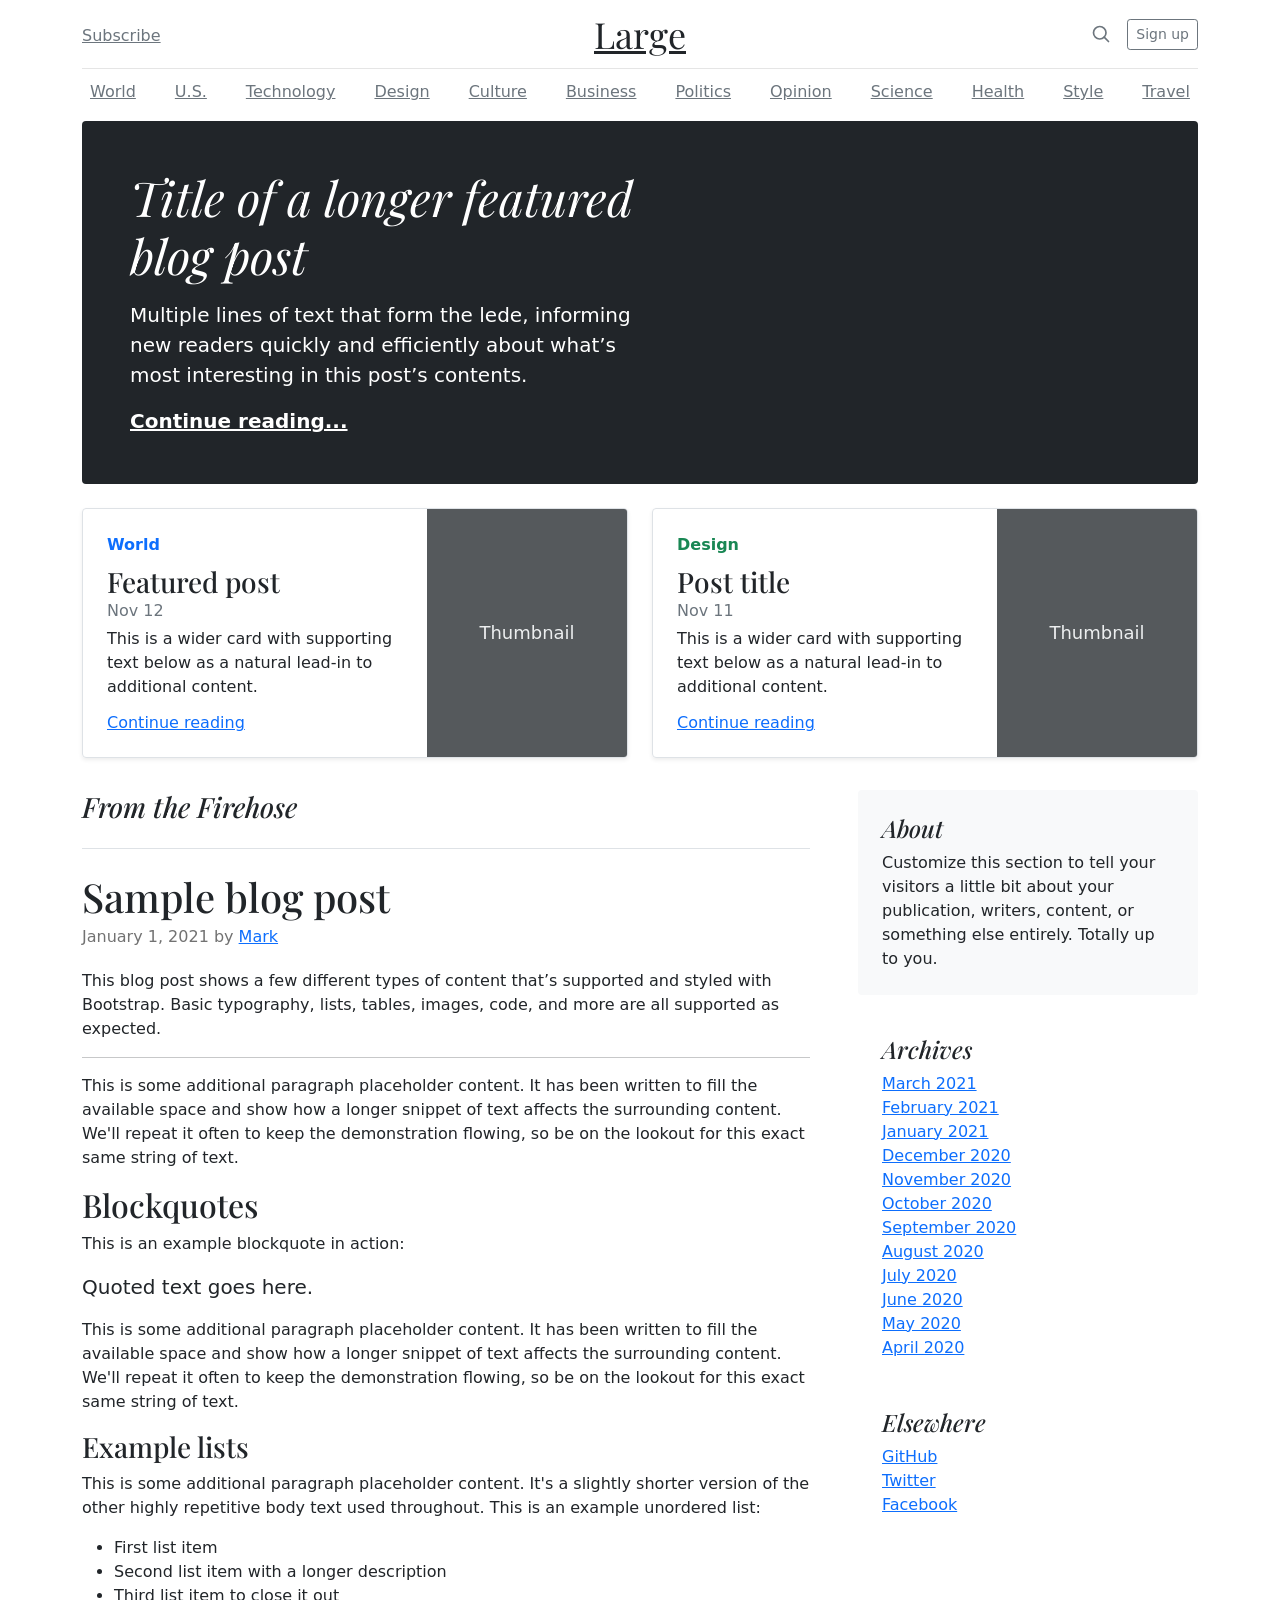
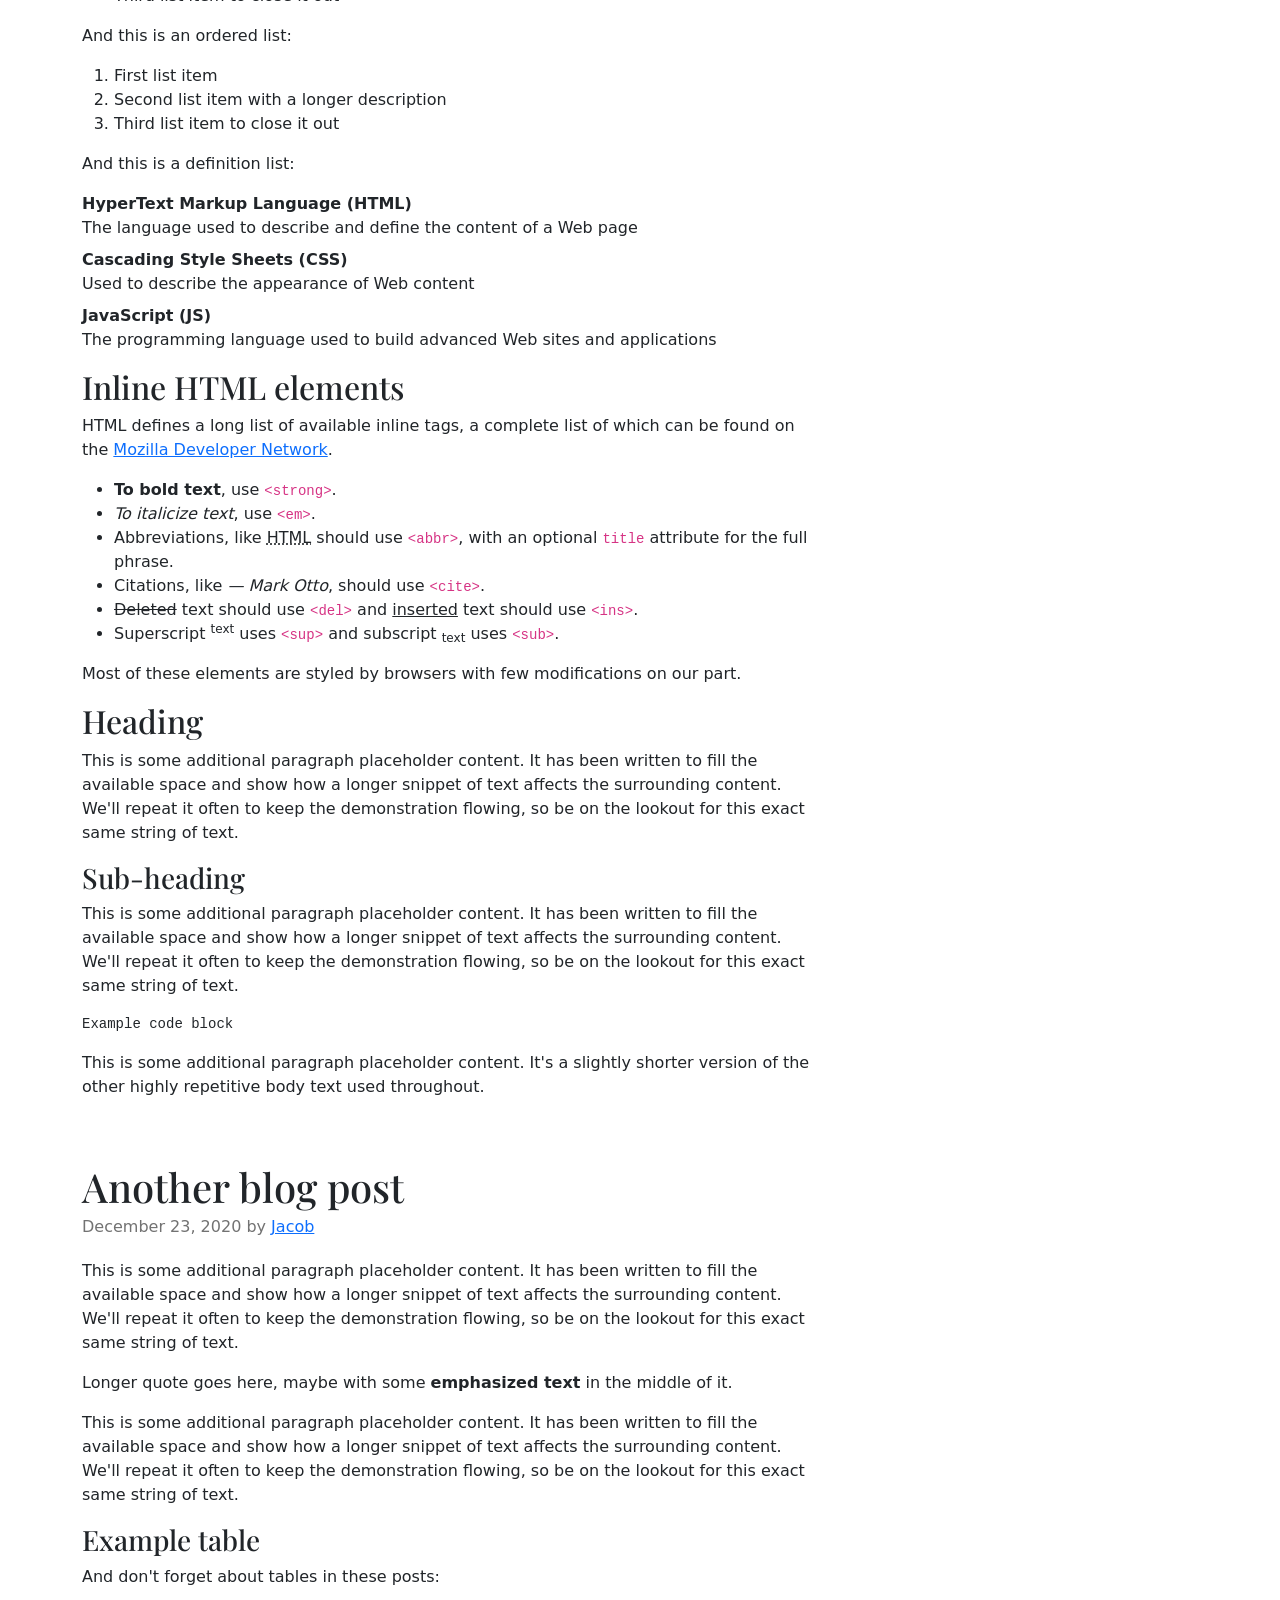
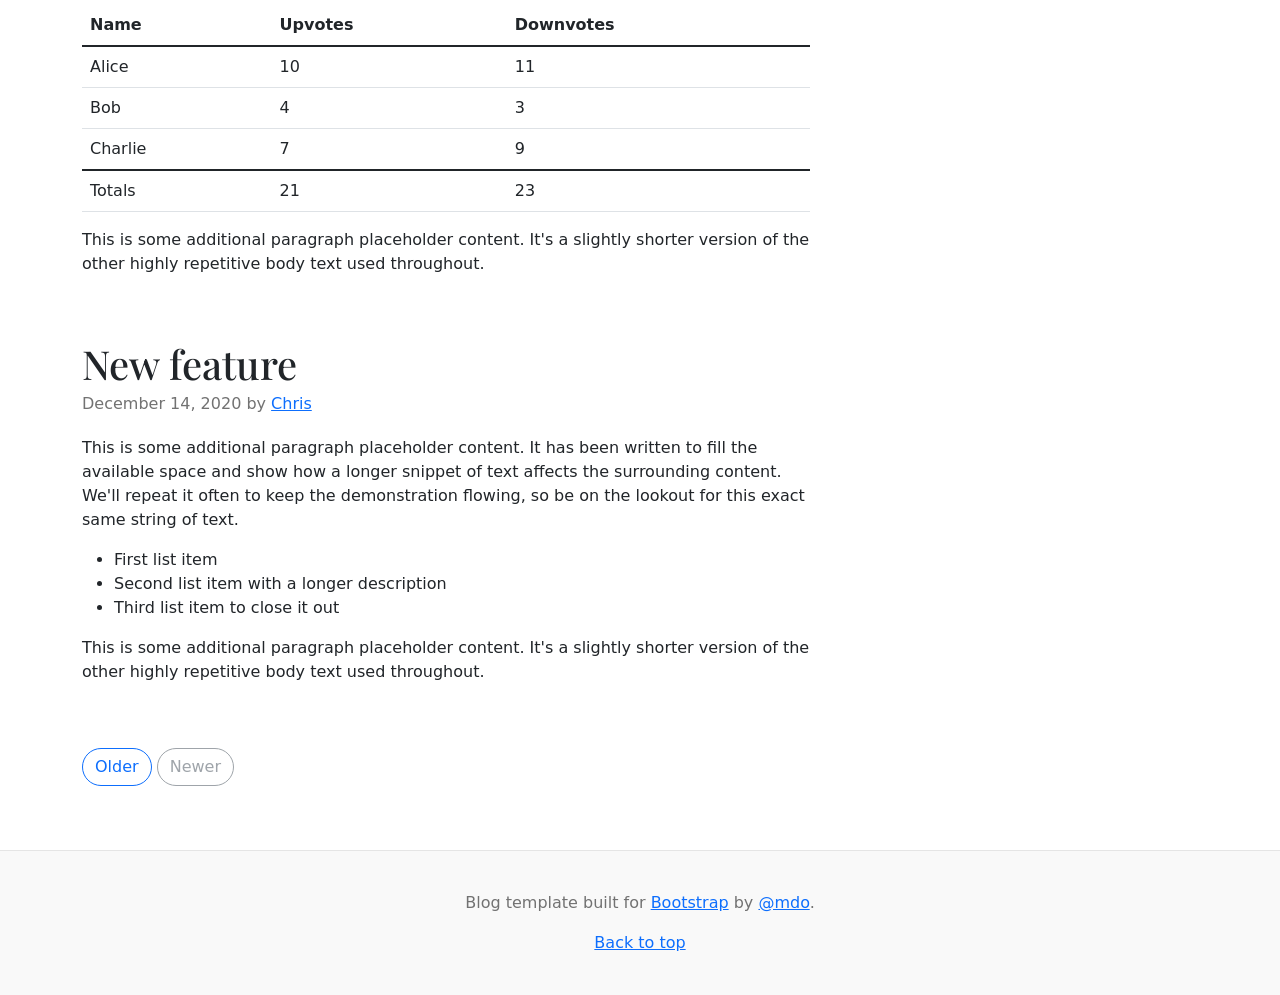
<file: bootstrap-5.1.3-examples/blog/index.html>
<!doctype html>
<html lang="en">
  <head>
    <meta charset="utf-8">
    <meta name="viewport" content="width=device-width, initial-scale=1">
    <meta name="description" content="">
    <meta name="author" content="Mark Otto, Jacob Thornton, and Bootstrap contributors">
    <meta name="generator" content="Hugo 0.88.1">
    <title>Blog Template · Bootstrap v5.1</title>

    <link rel="canonical" href="https://getbootstrap.com/docs/5.1/examples/blog/">

    

    <!-- Bootstrap core CSS -->
<link href="../assets/dist/css/bootstrap.min.css" rel="stylesheet">

    <style>
      .bd-placeholder-img {
        font-size: 1.125rem;
        text-anchor: middle;
        -webkit-user-select: none;
        -moz-user-select: none;
        user-select: none;
      }

      @media (min-width: 768px) {
        .bd-placeholder-img-lg {
          font-size: 3.5rem;
        }
      }
    </style>

    
    <!-- Custom styles for this template -->
    <link href="https://fonts.googleapis.com/css?family=Playfair&#43;Display:700,900&amp;display=swap" rel="stylesheet">
    <!-- Custom styles for this template -->
    <link href="blog.css" rel="stylesheet">
  </head>
  <body>
    
<div class="container">
  <header class="blog-header py-3">
    <div class="row flex-nowrap justify-content-between align-items-center">
      <div class="col-4 pt-1">
        <a class="link-secondary" href="#">Subscribe</a>
      </div>
      <div class="col-4 text-center">
        <a class="blog-header-logo text-dark" href="#">Large</a>
      </div>
      <div class="col-4 d-flex justify-content-end align-items-center">
        <a class="link-secondary" href="#" aria-label="Search">
          <svg xmlns="http://www.w3.org/2000/svg" width="20" height="20" fill="none" stroke="currentColor" stroke-linecap="round" stroke-linejoin="round" stroke-width="2" class="mx-3" role="img" viewBox="0 0 24 24"><title>Search</title><circle cx="10.5" cy="10.5" r="7.5"/><path d="M21 21l-5.2-5.2"/></svg>
        </a>
        <a class="btn btn-sm btn-outline-secondary" href="#">Sign up</a>
      </div>
    </div>
  </header>

  <div class="nav-scroller py-1 mb-2">
    <nav class="nav d-flex justify-content-between">
      <a class="p-2 link-secondary" href="#">World</a>
      <a class="p-2 link-secondary" href="#">U.S.</a>
      <a class="p-2 link-secondary" href="#">Technology</a>
      <a class="p-2 link-secondary" href="#">Design</a>
      <a class="p-2 link-secondary" href="#">Culture</a>
      <a class="p-2 link-secondary" href="#">Business</a>
      <a class="p-2 link-secondary" href="#">Politics</a>
      <a class="p-2 link-secondary" href="#">Opinion</a>
      <a class="p-2 link-secondary" href="#">Science</a>
      <a class="p-2 link-secondary" href="#">Health</a>
      <a class="p-2 link-secondary" href="#">Style</a>
      <a class="p-2 link-secondary" href="#">Travel</a>
    </nav>
  </div>
</div>

<main class="container">
  <div class="p-4 p-md-5 mb-4 text-white rounded bg-dark">
    <div class="col-md-6 px-0">
      <h1 class="display-4 fst-italic">Title of a longer featured blog post</h1>
      <p class="lead my-3">Multiple lines of text that form the lede, informing new readers quickly and efficiently about what’s most interesting in this post’s contents.</p>
      <p class="lead mb-0"><a href="#" class="text-white fw-bold">Continue reading...</a></p>
    </div>
  </div>

  <div class="row mb-2">
    <div class="col-md-6">
      <div class="row g-0 border rounded overflow-hidden flex-md-row mb-4 shadow-sm h-md-250 position-relative">
        <div class="col p-4 d-flex flex-column position-static">
          <strong class="d-inline-block mb-2 text-primary">World</strong>
          <h3 class="mb-0">Featured post</h3>
          <div class="mb-1 text-muted">Nov 12</div>
          <p class="card-text mb-auto">This is a wider card with supporting text below as a natural lead-in to additional content.</p>
          <a href="#" class="stretched-link">Continue reading</a>
        </div>
        <div class="col-auto d-none d-lg-block">
          <svg class="bd-placeholder-img" width="200" height="250" xmlns="http://www.w3.org/2000/svg" role="img" aria-label="Placeholder: Thumbnail" preserveAspectRatio="xMidYMid slice" focusable="false"><title>Placeholder</title><rect width="100%" height="100%" fill="#55595c"/><text x="50%" y="50%" fill="#eceeef" dy=".3em">Thumbnail</text></svg>

        </div>
      </div>
    </div>
    <div class="col-md-6">
      <div class="row g-0 border rounded overflow-hidden flex-md-row mb-4 shadow-sm h-md-250 position-relative">
        <div class="col p-4 d-flex flex-column position-static">
          <strong class="d-inline-block mb-2 text-success">Design</strong>
          <h3 class="mb-0">Post title</h3>
          <div class="mb-1 text-muted">Nov 11</div>
          <p class="mb-auto">This is a wider card with supporting text below as a natural lead-in to additional content.</p>
          <a href="#" class="stretched-link">Continue reading</a>
        </div>
        <div class="col-auto d-none d-lg-block">
          <svg class="bd-placeholder-img" width="200" height="250" xmlns="http://www.w3.org/2000/svg" role="img" aria-label="Placeholder: Thumbnail" preserveAspectRatio="xMidYMid slice" focusable="false"><title>Placeholder</title><rect width="100%" height="100%" fill="#55595c"/><text x="50%" y="50%" fill="#eceeef" dy=".3em">Thumbnail</text></svg>

        </div>
      </div>
    </div>
  </div>

  <div class="row g-5">
    <div class="col-md-8">
      <h3 class="pb-4 mb-4 fst-italic border-bottom">
        From the Firehose
      </h3>

      <article class="blog-post">
        <h2 class="blog-post-title">Sample blog post</h2>
        <p class="blog-post-meta">January 1, 2021 by <a href="#">Mark</a></p>

        <p>This blog post shows a few different types of content that’s supported and styled with Bootstrap. Basic typography, lists, tables, images, code, and more are all supported as expected.</p>
        <hr>
        <p>This is some additional paragraph placeholder content. It has been written to fill the available space and show how a longer snippet of text affects the surrounding content. We'll repeat it often to keep the demonstration flowing, so be on the lookout for this exact same string of text.</p>
        <h2>Blockquotes</h2>
        <p>This is an example blockquote in action:</p>
        <blockquote class="blockquote">
          <p>Quoted text goes here.</p>
        </blockquote>
        <p>This is some additional paragraph placeholder content. It has been written to fill the available space and show how a longer snippet of text affects the surrounding content. We'll repeat it often to keep the demonstration flowing, so be on the lookout for this exact same string of text.</p>
        <h3>Example lists</h3>
        <p>This is some additional paragraph placeholder content. It's a slightly shorter version of the other highly repetitive body text used throughout. This is an example unordered list:</p>
        <ul>
          <li>First list item</li>
          <li>Second list item with a longer description</li>
          <li>Third list item to close it out</li>
        </ul>
        <p>And this is an ordered list:</p>
        <ol>
          <li>First list item</li>
          <li>Second list item with a longer description</li>
          <li>Third list item to close it out</li>
        </ol>
        <p>And this is a definition list:</p>
        <dl>
          <dt>HyperText Markup Language (HTML)</dt>
          <dd>The language used to describe and define the content of a Web page</dd>
          <dt>Cascading Style Sheets (CSS)</dt>
          <dd>Used to describe the appearance of Web content</dd>
          <dt>JavaScript (JS)</dt>
          <dd>The programming language used to build advanced Web sites and applications</dd>
        </dl>
        <h2>Inline HTML elements</h2>
        <p>HTML defines a long list of available inline tags, a complete list of which can be found on the <a href="https://developer.mozilla.org/en-US/docs/Web/HTML/Element">Mozilla Developer Network</a>.</p>
        <ul>
          <li><strong>To bold text</strong>, use <code class="language-plaintext highlighter-rouge">&lt;strong&gt;</code>.</li>
          <li><em>To italicize text</em>, use <code class="language-plaintext highlighter-rouge">&lt;em&gt;</code>.</li>
          <li>Abbreviations, like <abbr title="HyperText Markup Langage">HTML</abbr> should use <code class="language-plaintext highlighter-rouge">&lt;abbr&gt;</code>, with an optional <code class="language-plaintext highlighter-rouge">title</code> attribute for the full phrase.</li>
          <li>Citations, like <cite>— Mark Otto</cite>, should use <code class="language-plaintext highlighter-rouge">&lt;cite&gt;</code>.</li>
          <li><del>Deleted</del> text should use <code class="language-plaintext highlighter-rouge">&lt;del&gt;</code> and <ins>inserted</ins> text should use <code class="language-plaintext highlighter-rouge">&lt;ins&gt;</code>.</li>
          <li>Superscript <sup>text</sup> uses <code class="language-plaintext highlighter-rouge">&lt;sup&gt;</code> and subscript <sub>text</sub> uses <code class="language-plaintext highlighter-rouge">&lt;sub&gt;</code>.</li>
        </ul>
        <p>Most of these elements are styled by browsers with few modifications on our part.</p>
        <h2>Heading</h2>
        <p>This is some additional paragraph placeholder content. It has been written to fill the available space and show how a longer snippet of text affects the surrounding content. We'll repeat it often to keep the demonstration flowing, so be on the lookout for this exact same string of text.</p>
        <h3>Sub-heading</h3>
        <p>This is some additional paragraph placeholder content. It has been written to fill the available space and show how a longer snippet of text affects the surrounding content. We'll repeat it often to keep the demonstration flowing, so be on the lookout for this exact same string of text.</p>
        <pre><code>Example code block</code></pre>
        <p>This is some additional paragraph placeholder content. It's a slightly shorter version of the other highly repetitive body text used throughout.</p>
      </article>

      <article class="blog-post">
        <h2 class="blog-post-title">Another blog post</h2>
        <p class="blog-post-meta">December 23, 2020 by <a href="#">Jacob</a></p>

        <p>This is some additional paragraph placeholder content. It has been written to fill the available space and show how a longer snippet of text affects the surrounding content. We'll repeat it often to keep the demonstration flowing, so be on the lookout for this exact same string of text.</p>
        <blockquote>
          <p>Longer quote goes here, maybe with some <strong>emphasized text</strong> in the middle of it.</p>
        </blockquote>
        <p>This is some additional paragraph placeholder content. It has been written to fill the available space and show how a longer snippet of text affects the surrounding content. We'll repeat it often to keep the demonstration flowing, so be on the lookout for this exact same string of text.</p>
        <h3>Example table</h3>
        <p>And don't forget about tables in these posts:</p>
        <table class="table">
          <thead>
            <tr>
              <th>Name</th>
              <th>Upvotes</th>
              <th>Downvotes</th>
            </tr>
          </thead>
          <tbody>
            <tr>
              <td>Alice</td>
              <td>10</td>
              <td>11</td>
            </tr>
            <tr>
              <td>Bob</td>
              <td>4</td>
              <td>3</td>
            </tr>
            <tr>
              <td>Charlie</td>
              <td>7</td>
              <td>9</td>
            </tr>
          </tbody>
          <tfoot>
            <tr>
              <td>Totals</td>
              <td>21</td>
              <td>23</td>
            </tr>
          </tfoot>
        </table>

        <p>This is some additional paragraph placeholder content. It's a slightly shorter version of the other highly repetitive body text used throughout.</p>
      </article>

      <article class="blog-post">
        <h2 class="blog-post-title">New feature</h2>
        <p class="blog-post-meta">December 14, 2020 by <a href="#">Chris</a></p>

        <p>This is some additional paragraph placeholder content. It has been written to fill the available space and show how a longer snippet of text affects the surrounding content. We'll repeat it often to keep the demonstration flowing, so be on the lookout for this exact same string of text.</p>
        <ul>
          <li>First list item</li>
          <li>Second list item with a longer description</li>
          <li>Third list item to close it out</li>
        </ul>
        <p>This is some additional paragraph placeholder content. It's a slightly shorter version of the other highly repetitive body text used throughout.</p>
      </article>

      <nav class="blog-pagination" aria-label="Pagination">
        <a class="btn btn-outline-primary" href="#">Older</a>
        <a class="btn btn-outline-secondary disabled">Newer</a>
      </nav>

    </div>

    <div class="col-md-4">
      <div class="position-sticky" style="top: 2rem;">
        <div class="p-4 mb-3 bg-light rounded">
          <h4 class="fst-italic">About</h4>
          <p class="mb-0">Customize this section to tell your visitors a little bit about your publication, writers, content, or something else entirely. Totally up to you.</p>
        </div>

        <div class="p-4">
          <h4 class="fst-italic">Archives</h4>
          <ol class="list-unstyled mb-0">
            <li><a href="#">March 2021</a></li>
            <li><a href="#">February 2021</a></li>
            <li><a href="#">January 2021</a></li>
            <li><a href="#">December 2020</a></li>
            <li><a href="#">November 2020</a></li>
            <li><a href="#">October 2020</a></li>
            <li><a href="#">September 2020</a></li>
            <li><a href="#">August 2020</a></li>
            <li><a href="#">July 2020</a></li>
            <li><a href="#">June 2020</a></li>
            <li><a href="#">May 2020</a></li>
            <li><a href="#">April 2020</a></li>
          </ol>
        </div>

        <div class="p-4">
          <h4 class="fst-italic">Elsewhere</h4>
          <ol class="list-unstyled">
            <li><a href="#">GitHub</a></li>
            <li><a href="#">Twitter</a></li>
            <li><a href="#">Facebook</a></li>
          </ol>
        </div>
      </div>
    </div>
  </div>

</main>

<footer class="blog-footer">
  <p>Blog template built for <a href="https://getbootstrap.com/">Bootstrap</a> by <a href="https://twitter.com/mdo">@mdo</a>.</p>
  <p>
    <a href="#">Back to top</a>
  </p>
</footer>


    
  </body>
</html>
</file>
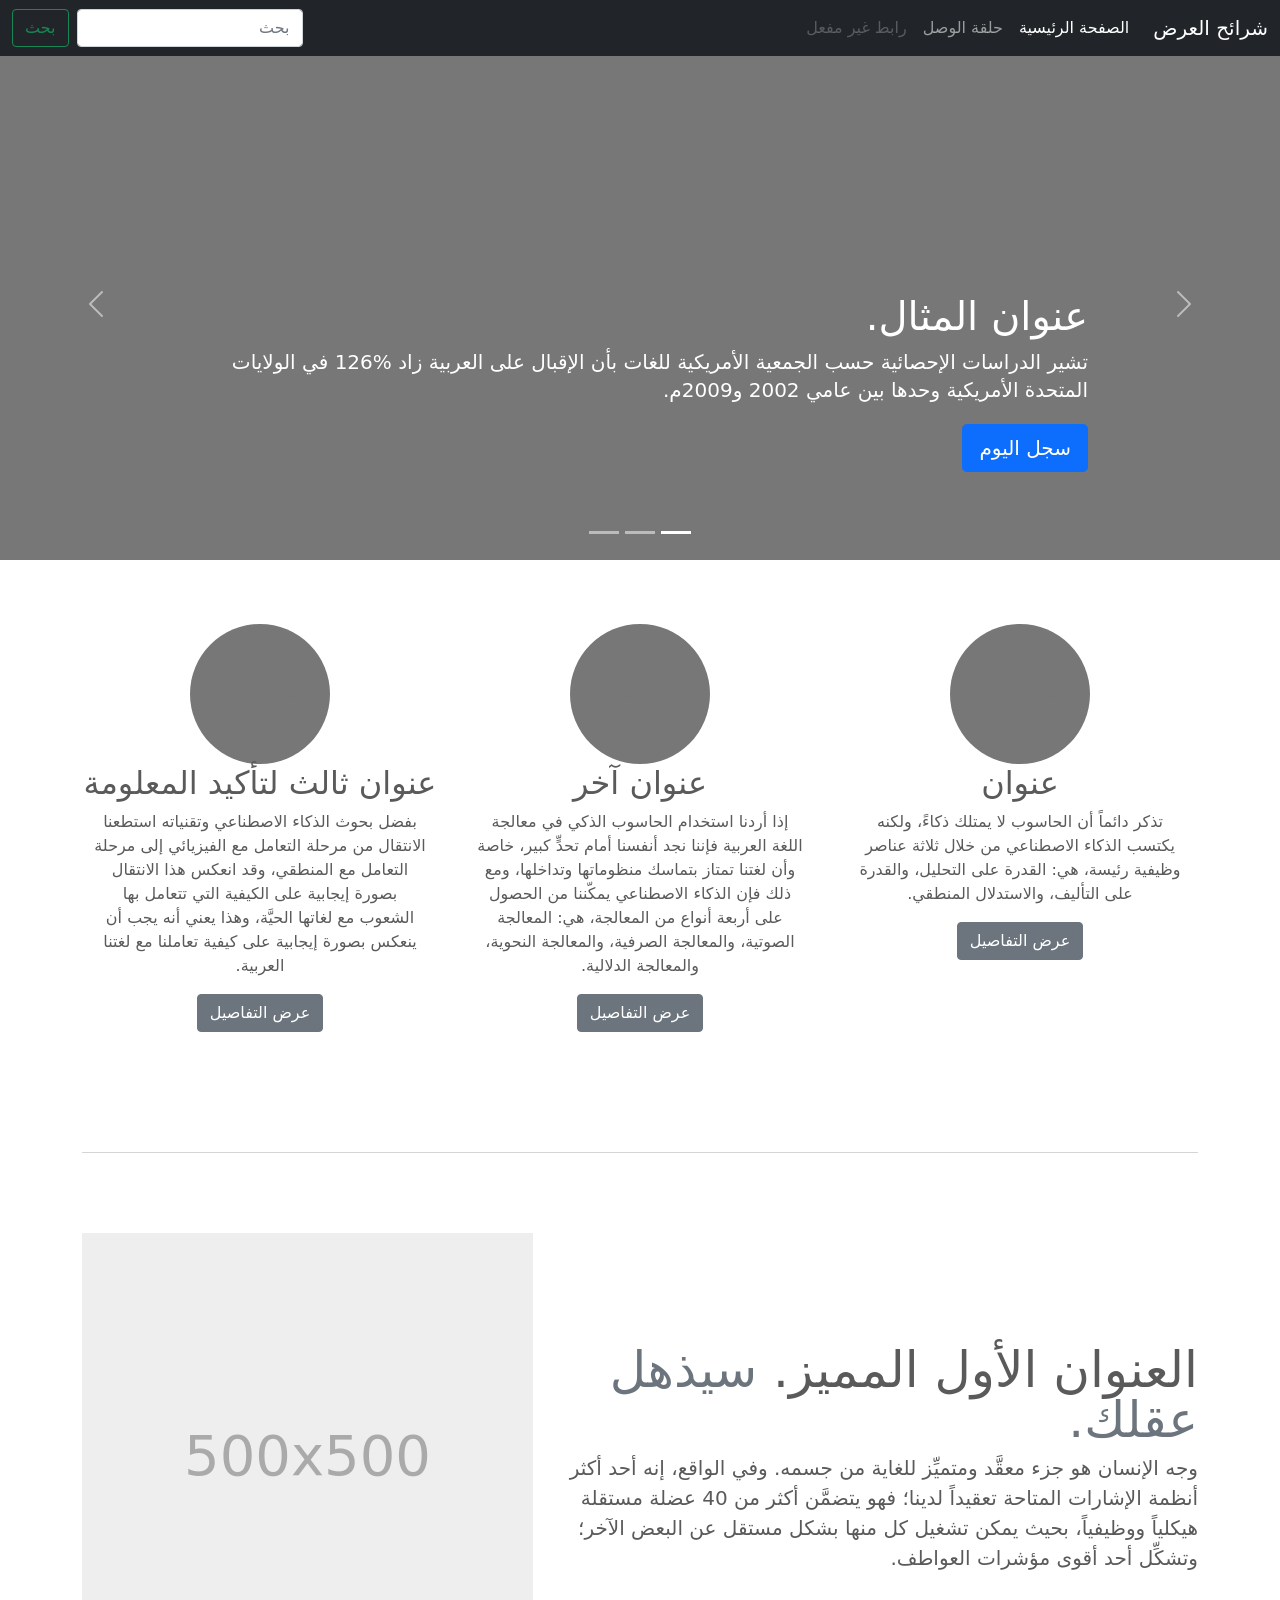
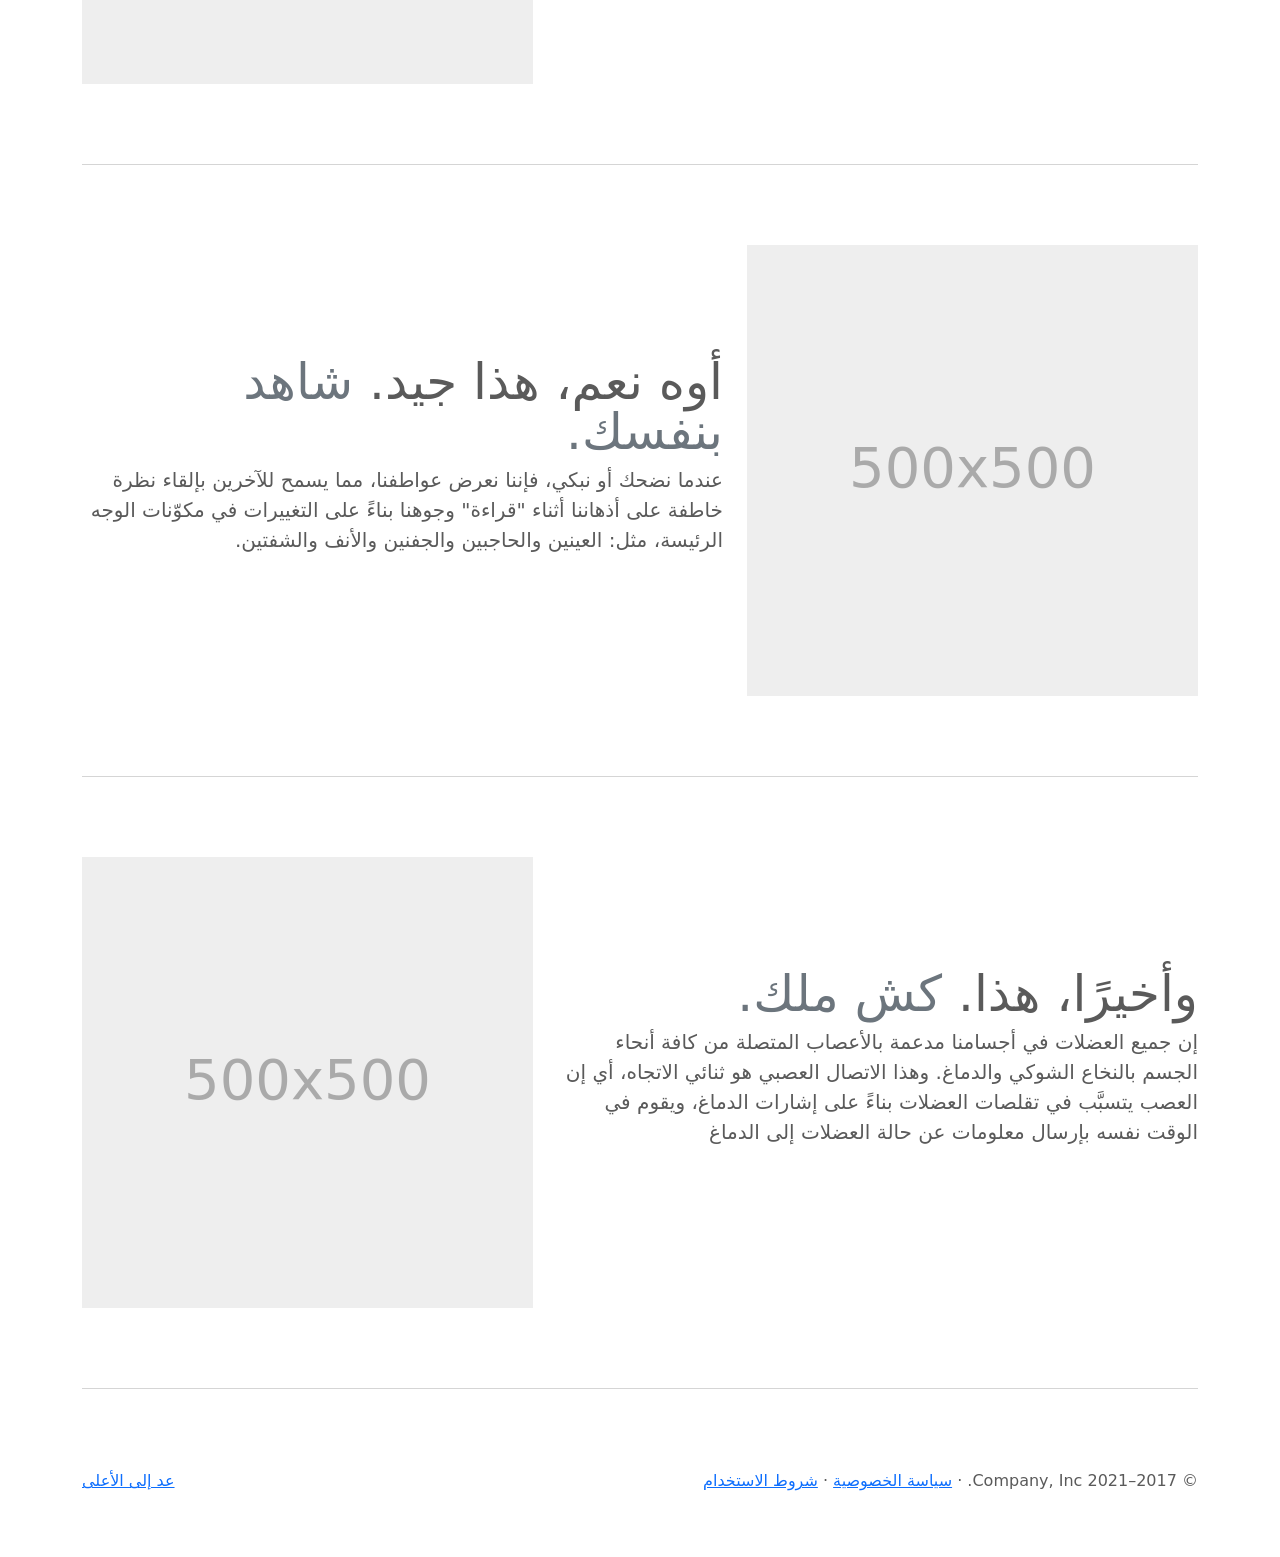
<file: bootstrap-5.1.3-examples/carousel-rtl/index.html>
<!doctype html>
<html lang="ar" dir="rtl">
  <head>
    <meta charset="utf-8">
    <meta name="viewport" content="width=device-width, initial-scale=1">
    <meta name="description" content="">
    <meta name="author" content="Mark Otto, Jacob Thornton, and Bootstrap contributors">
    <meta name="generator" content="Hugo 0.88.1">
    <title>قالب  شرائح العرض · Bootstrap v5.1</title>

    <link rel="canonical" href="https://getbootstrap.com/docs/5.1/examples/carousel-rtl/">

    

    <!-- Bootstrap core CSS -->
<link href="../assets/dist/css/bootstrap.rtl.min.css" rel="stylesheet">

    <style>
      .bd-placeholder-img {
        font-size: 1.125rem;
        text-anchor: middle;
        -webkit-user-select: none;
        -moz-user-select: none;
        user-select: none;
      }

      @media (min-width: 768px) {
        .bd-placeholder-img-lg {
          font-size: 3.5rem;
        }
      }
    </style>

    
    <!-- Custom styles for this template -->
    <link href="../carousel/carousel.rtl.css" rel="stylesheet">
  </head>
  <body>
    
<header>
  <nav class="navbar navbar-expand-md navbar-dark fixed-top bg-dark">
    <div class="container-fluid">
      <a class="navbar-brand" href="#">شرائح العرض</a>
      <button class="navbar-toggler" type="button" data-bs-toggle="collapse" data-bs-target="#navbarCollapse" aria-controls="navbarCollapse" aria-expanded="false" aria-label="تبديل التنقل">
        <span class="navbar-toggler-icon"></span>
      </button>
      <div class="collapse navbar-collapse" id="navbarCollapse">
        <ul class="navbar-nav me-auto mb-2 mb-md-0">
          <li class="nav-item">
            <a class="nav-link active" aria-current="page" href="#">الصفحة الرئيسية</a>
          </li>
          <li class="nav-item">
            <a class="nav-link" href="#">حلقة الوصل</a>
          </li>
          <li class="nav-item">
            <a class="nav-link disabled">رابط غير مفعل</a>
          </li>
        </ul>
        <form class="d-flex">
          <input class="form-control me-2" type="search" placeholder="بحث" aria-label="بحث">
          <button class="btn btn-outline-success" type="submit">بحث</button>
        </form>
      </div>
    </div>
  </nav>
</header>

<main>

  <div id="myCarousel" class="carousel slide" data-bs-ride="carousel">
    <div class="carousel-indicators">
      <button type="button" data-bs-target="#myCarousel" data-bs-slide-to="0" class="active" aria-current="true" aria-label="Slide 1"></button>
      <button type="button" data-bs-target="#myCarousel" data-bs-slide-to="1" aria-label="Slide 2"></button>
      <button type="button" data-bs-target="#myCarousel" data-bs-slide-to="2" aria-label="Slide 3"></button>
    </div>
    <div class="carousel-inner">
      <div class="carousel-item active">
        <svg class="bd-placeholder-img" width="100%" height="100%" xmlns="http://www.w3.org/2000/svg" aria-hidden="true" preserveAspectRatio="xMidYMid slice" focusable="false"><rect width="100%" height="100%" fill="#777"/></svg>

        <div class="container">
          <div class="carousel-caption text-start">
            <h1>عنوان المثال.</h1>
            <p>تشير الدراسات الإحصائية حسب الجمعية الأمريكية للغات بأن الإقبال على العربية زاد %126 في الولايات المتحدة الأمريكية وحدها بين عامي 2002 و2009م.</p>
            <p><a class="btn btn-lg btn-primary" href="#">سجل اليوم</a></p>
          </div>
        </div>
      </div>
      <div class="carousel-item">
        <svg class="bd-placeholder-img" width="100%" height="100%" xmlns="http://www.w3.org/2000/svg" aria-hidden="true" preserveAspectRatio="xMidYMid slice" focusable="false"><rect width="100%" height="100%" fill="#777"/></svg>

        <div class="container">
          <div class="carousel-caption">
            <h1>عنوان مثال آخر.</h1>
            <p>حسب المجلس الثقافي البريطاني فإن تعليم الإنجليزية داخل بريطانيا يسهم في تعزيز اقتصادها بما يتجاوز ملياري جنيه سنوياً، كما أنه وفر أكثر من 26 ألف وظيفة.</p>
            <p><a class="btn btn-lg btn-primary" href="#">أعرف أكثر</a></p>
          </div>
        </div>
      </div>
      <div class="carousel-item">
        <svg class="bd-placeholder-img" width="100%" height="100%" xmlns="http://www.w3.org/2000/svg" aria-hidden="true" preserveAspectRatio="xMidYMid slice" focusable="false"><rect width="100%" height="100%" fill="#777"/></svg>

        <div class="container">
          <div class="carousel-caption text-end">
            <h1>واحد أكثر لقياس جيد.</h1>
            <p>الإحصاءات لحجم الاستثمار اللغوي خارج بريطانيا تتفاوت من سنة لأخرى إلا أن المدير التنفيذي للمجلس الثقافي البريطاني إدي بايرز يرى أن استثمار تعليم الإنجليزية في الخارج لا يحسب على المستوى المالي فحسب بل على المستوى السياسي أيضاً.</p>
            <p><a class="btn btn-lg btn-primary" href="#">تصفح المعرض</a></p>
          </div>
        </div>
      </div>
    </div>
    <button class="carousel-control-prev" type="button" data-bs-target="#myCarousel" data-bs-slide="prev">
      <span class="carousel-control-prev-icon" aria-hidden="true"></span>
      <span class="visually-hidden">السابق</span>
    </button>
    <button class="carousel-control-next" type="button" data-bs-target="#myCarousel" data-bs-slide="next">
      <span class="carousel-control-next-icon" aria-hidden="true"></span>
      <span class="visually-hidden">التالي</span>
    </button>
  </div>


  <!-- Marketing messaging and featurettes
  ================================================== -->
  <!-- Wrap the rest of the page in another container to center all the content. -->

  <div class="container marketing">

    <!-- Three columns of text below the carousel -->
    <div class="row">
      <div class="col-lg-4">
        <svg class="bd-placeholder-img rounded-circle" width="140" height="140" xmlns="http://www.w3.org/2000/svg" role="img" aria-label="Placeholder: 140x140" preserveAspectRatio="xMidYMid slice" focusable="false"><title>Placeholder</title><rect width="100%" height="100%" fill="#777"/><text x="50%" y="50%" fill="#777" dy=".3em">140x140</text></svg>

        <h2>عنوان</h2>
        <p>تذكر دائماً أن الحاسوب لا يمتلك ذكاءً، ولكنه يكتسب الذكاء الاصطناعي من خلال ثلاثة عناصر وظيفية رئيسة، هي: القدرة على التحليل، والقدرة على التأليف، والاستدلال المنطقي.</p>
        <p><a class="btn btn-secondary" href="#">عرض التفاصيل</a></p>
      </div><!-- /.col-lg-4 -->
      <div class="col-lg-4">
        <svg class="bd-placeholder-img rounded-circle" width="140" height="140" xmlns="http://www.w3.org/2000/svg" role="img" aria-label="Placeholder: 140x140" preserveAspectRatio="xMidYMid slice" focusable="false"><title>Placeholder</title><rect width="100%" height="100%" fill="#777"/><text x="50%" y="50%" fill="#777" dy=".3em">140x140</text></svg>

        <h2>عنوان آخر</h2>
        <p>إذا أردنا استخدام الحاسوب الذكي في معالجة اللغة العربية فإننا نجد أنفسنا أمام تحدٍّ كبير، خاصة وأن لغتنا تمتاز بتماسك منظوماتها وتداخلها، ومع ذلك فإن الذكاء الاصطناعي يمكّننا من الحصول على أربعة أنواع من المعالجة، هي: المعالجة الصوتية، والمعالجة الصرفية، والمعالجة النحوية، والمعالجة الدلالية.</p>
        <p><a class="btn btn-secondary" href="#">عرض التفاصيل</a></p>
      </div><!-- /.col-lg-4 -->
      <div class="col-lg-4">
        <svg class="bd-placeholder-img rounded-circle" width="140" height="140" xmlns="http://www.w3.org/2000/svg" role="img" aria-label="Placeholder: 140x140" preserveAspectRatio="xMidYMid slice" focusable="false"><title>Placeholder</title><rect width="100%" height="100%" fill="#777"/><text x="50%" y="50%" fill="#777" dy=".3em">140x140</text></svg>

        <h2>عنوان ثالث لتأكيد المعلومة</h2>
        <p>بفضل بحوث الذكاء الاصطناعي وتقنياته استطعنا الانتقال من مرحلة التعامل مع الفيزيائي إلى مرحلة التعامل مع المنطقي، وقد انعكس هذا الانتقال بصورة إيجابية على الكيفية التي تتعامل بها الشعوب مع لغاتها الحيَّة، وهذا يعني أنه يجب أن ينعكس بصورة إيجابية على كيفية تعاملنا مع لغتنا العربية.</p>
        <p><a class="btn btn-secondary" href="#">عرض التفاصيل</a></p>
      </div><!-- /.col-lg-4 -->
    </div><!-- /.row -->


    <!-- START THE FEATURETTES -->

    <hr class="featurette-divider">

    <div class="row featurette">
      <div class="col-md-7">
        <h2 class="featurette-heading">العنوان الأول المميز. <span class="text-muted"> سيذهل عقلك. </span></h2>
        <p class="lead">وجه الإنسان هو جزء معقَّد ومتميِّز للغاية من جسمه. وفي الواقع، إنه أحد أكثر أنظمة الإشارات المتاحة تعقيداً لدينا؛ فهو يتضمَّن أكثر من 40 عضلة مستقلة هيكلياً ووظيفياً، بحيث يمكن تشغيل كل منها بشكل مستقل عن البعض الآخر؛ وتشكِّل أحد أقوى مؤشرات العواطف.</p>
      </div>
      <div class="col-md-5">
        <svg class="bd-placeholder-img bd-placeholder-img-lg featurette-image img-fluid mx-auto" width="500" height="500" xmlns="http://www.w3.org/2000/svg" role="img" aria-label="Placeholder: 500x500" preserveAspectRatio="xMidYMid slice" focusable="false"><title>Placeholder</title><rect width="100%" height="100%" fill="#eee"/><text x="50%" y="50%" fill="#aaa" dy=".3em">500x500</text></svg>

      </div>
    </div>

    <hr class="featurette-divider">

    <div class="row featurette">
      <div class="col-md-7 order-md-2">
        <h2 class="featurette-heading">أوه نعم، هذا جيد. <span class="text-muted"> شاهد بنفسك. </span></h2>
        <p class="lead">عندما نضحك أو نبكي، فإننا نعرض عواطفنا، مما يسمح للآخرين بإلقاء نظرة خاطفة على أذهاننا أثناء "قراءة" وجوهنا بناءً على التغييرات في مكوّنات الوجه الرئيسة، مثل: العينين والحاجبين والجفنين والأنف والشفتين.</p>
      </div>
      <div class="col-md-5 order-md-1">
        <svg class="bd-placeholder-img bd-placeholder-img-lg featurette-image img-fluid mx-auto" width="500" height="500" xmlns="http://www.w3.org/2000/svg" role="img" aria-label="Placeholder: 500x500" preserveAspectRatio="xMidYMid slice" focusable="false"><title>Placeholder</title><rect width="100%" height="100%" fill="#eee"/><text x="50%" y="50%" fill="#aaa" dy=".3em">500x500</text></svg>

      </div>
    </div>

    <hr class="featurette-divider">

    <div class="row featurette">
      <div class="col-md-7">
        <h2 class="featurette-heading">وأخيرًا، هذا. <span class="text-muted"> كش ملك. </span></h2>
        <p class="lead">إن جميع العضلات في أجسامنا مدعمة بالأعصاب المتصلة من كافة أنحاء الجسم بالنخاع الشوكي والدماغ. وهذا الاتصال العصبي هو ثنائي الاتجاه، أي إن العصب يتسبَّب في تقلصات العضلات بناءً على إشارات الدماغ، ويقوم في الوقت نفسه بإرسال معلومات عن حالة العضلات إلى الدماغ</p>
      </div>
      <div class="col-md-5">
        <svg class="bd-placeholder-img bd-placeholder-img-lg featurette-image img-fluid mx-auto" width="500" height="500" xmlns="http://www.w3.org/2000/svg" role="img" aria-label="Placeholder: 500x500" preserveAspectRatio="xMidYMid slice" focusable="false"><title>Placeholder</title><rect width="100%" height="100%" fill="#eee"/><text x="50%" y="50%" fill="#aaa" dy=".3em">500x500</text></svg>

      </div>
    </div>

    <hr class="featurette-divider">

    <!-- /END THE FEATURETTES -->

  </div><!-- /.container -->


  <!-- FOOTER -->
  <footer class="container">
    <p class="float-end"><a href="#">عد إلى الأعلى</a></p>
    <p>&copy; 2017–2021 Company, Inc. &middot; <a href="#">سياسة الخصوصية</a> &middot; <a href="#">شروط الاستخدام</a></p>
  </footer>
</main>


    <script src="../assets/dist/js/bootstrap.bundle.min.js"></script>

      
  </body>
</html>
</file>
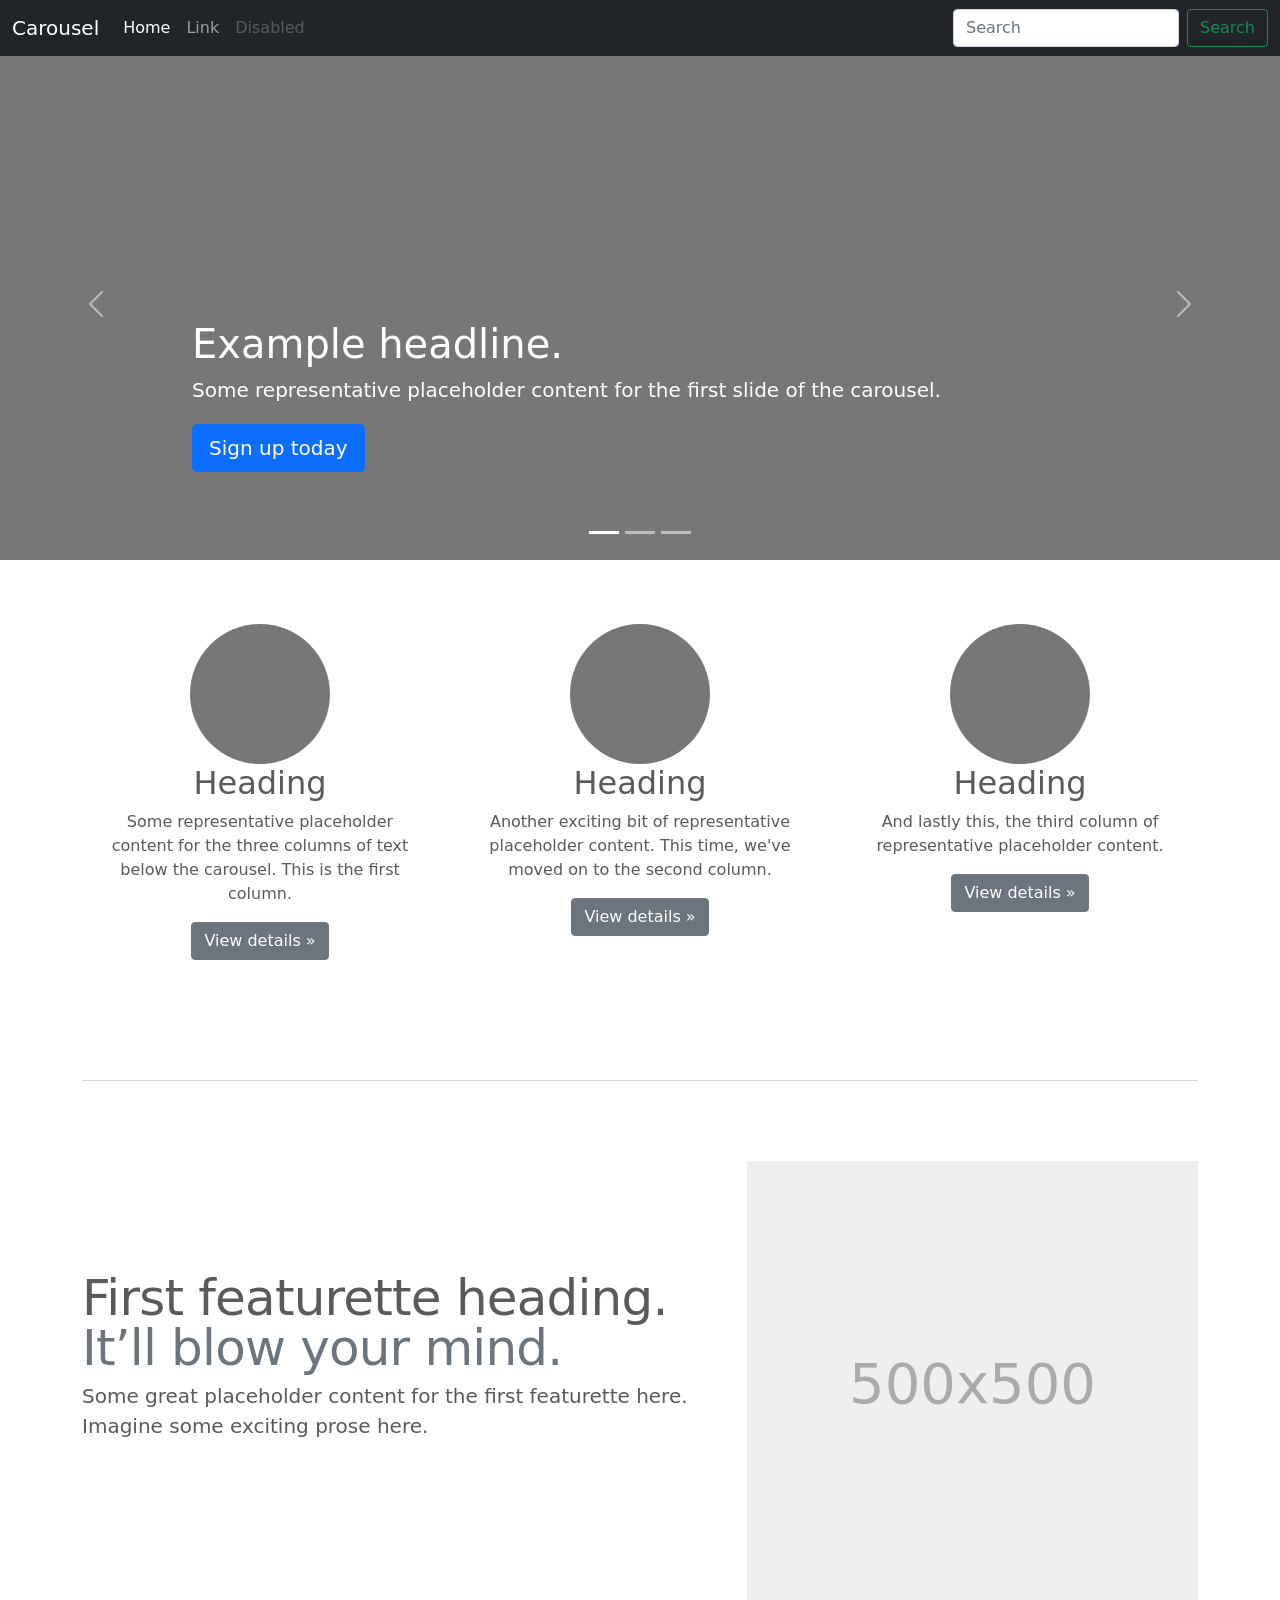
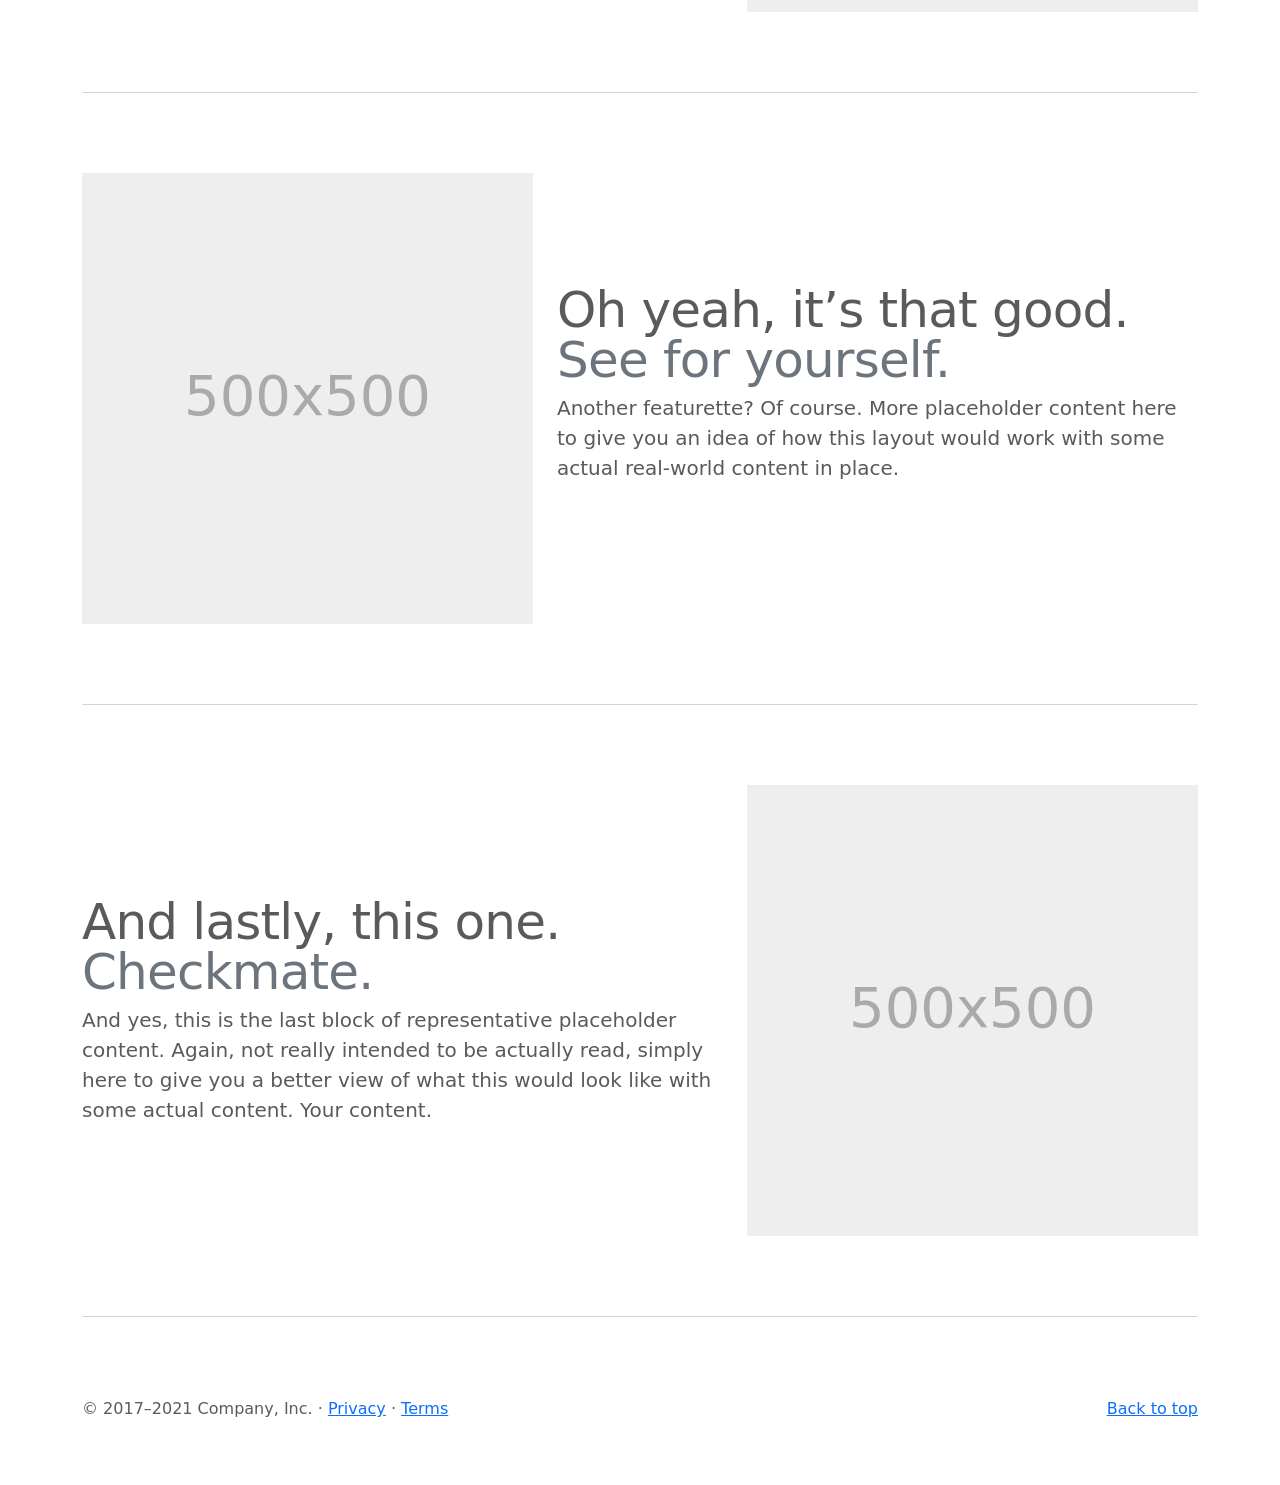
<file: bootstrap-5.1.3-examples/carousel/index.html>
<!doctype html>
<html lang="en">
  <head>
    <meta charset="utf-8">
    <meta name="viewport" content="width=device-width, initial-scale=1">
    <meta name="description" content="">
    <meta name="author" content="Mark Otto, Jacob Thornton, and Bootstrap contributors">
    <meta name="generator" content="Hugo 0.88.1">
    <title>Carousel Template · Bootstrap v5.1</title>

    <link rel="canonical" href="https://getbootstrap.com/docs/5.1/examples/carousel/">

    

    <!-- Bootstrap core CSS -->
<link href="../assets/dist/css/bootstrap.min.css" rel="stylesheet">

    <style>
      .bd-placeholder-img {
        font-size: 1.125rem;
        text-anchor: middle;
        -webkit-user-select: none;
        -moz-user-select: none;
        user-select: none;
      }

      @media (min-width: 768px) {
        .bd-placeholder-img-lg {
          font-size: 3.5rem;
        }
      }
    </style>

    
    <!-- Custom styles for this template -->
    <link href="carousel.css" rel="stylesheet">
  </head>
  <body>
    
<header>
  <nav class="navbar navbar-expand-md navbar-dark fixed-top bg-dark">
    <div class="container-fluid">
      <a class="navbar-brand" href="#">Carousel</a>
      <button class="navbar-toggler" type="button" data-bs-toggle="collapse" data-bs-target="#navbarCollapse" aria-controls="navbarCollapse" aria-expanded="false" aria-label="Toggle navigation">
        <span class="navbar-toggler-icon"></span>
      </button>
      <div class="collapse navbar-collapse" id="navbarCollapse">
        <ul class="navbar-nav me-auto mb-2 mb-md-0">
          <li class="nav-item">
            <a class="nav-link active" aria-current="page" href="#">Home</a>
          </li>
          <li class="nav-item">
            <a class="nav-link" href="#">Link</a>
          </li>
          <li class="nav-item">
            <a class="nav-link disabled">Disabled</a>
          </li>
        </ul>
        <form class="d-flex">
          <input class="form-control me-2" type="search" placeholder="Search" aria-label="Search">
          <button class="btn btn-outline-success" type="submit">Search</button>
        </form>
      </div>
    </div>
  </nav>
</header>

<main>

  <div id="myCarousel" class="carousel slide" data-bs-ride="carousel">
    <div class="carousel-indicators">
      <button type="button" data-bs-target="#myCarousel" data-bs-slide-to="0" class="active" aria-current="true" aria-label="Slide 1"></button>
      <button type="button" data-bs-target="#myCarousel" data-bs-slide-to="1" aria-label="Slide 2"></button>
      <button type="button" data-bs-target="#myCarousel" data-bs-slide-to="2" aria-label="Slide 3"></button>
    </div>
    <div class="carousel-inner">
      <div class="carousel-item active">
        <svg class="bd-placeholder-img" width="100%" height="100%" xmlns="http://www.w3.org/2000/svg" aria-hidden="true" preserveAspectRatio="xMidYMid slice" focusable="false"><rect width="100%" height="100%" fill="#777"/></svg>

        <div class="container">
          <div class="carousel-caption text-start">
            <h1>Example headline.</h1>
            <p>Some representative placeholder content for the first slide of the carousel.</p>
            <p><a class="btn btn-lg btn-primary" href="#">Sign up today</a></p>
          </div>
        </div>
      </div>
      <div class="carousel-item">
        <svg class="bd-placeholder-img" width="100%" height="100%" xmlns="http://www.w3.org/2000/svg" aria-hidden="true" preserveAspectRatio="xMidYMid slice" focusable="false"><rect width="100%" height="100%" fill="#777"/></svg>

        <div class="container">
          <div class="carousel-caption">
            <h1>Another example headline.</h1>
            <p>Some representative placeholder content for the second slide of the carousel.</p>
            <p><a class="btn btn-lg btn-primary" href="#">Learn more</a></p>
          </div>
        </div>
      </div>
      <div class="carousel-item">
        <svg class="bd-placeholder-img" width="100%" height="100%" xmlns="http://www.w3.org/2000/svg" aria-hidden="true" preserveAspectRatio="xMidYMid slice" focusable="false"><rect width="100%" height="100%" fill="#777"/></svg>

        <div class="container">
          <div class="carousel-caption text-end">
            <h1>One more for good measure.</h1>
            <p>Some representative placeholder content for the third slide of this carousel.</p>
            <p><a class="btn btn-lg btn-primary" href="#">Browse gallery</a></p>
          </div>
        </div>
      </div>
    </div>
    <button class="carousel-control-prev" type="button" data-bs-target="#myCarousel" data-bs-slide="prev">
      <span class="carousel-control-prev-icon" aria-hidden="true"></span>
      <span class="visually-hidden">Previous</span>
    </button>
    <button class="carousel-control-next" type="button" data-bs-target="#myCarousel" data-bs-slide="next">
      <span class="carousel-control-next-icon" aria-hidden="true"></span>
      <span class="visually-hidden">Next</span>
    </button>
  </div>


  <!-- Marketing messaging and featurettes
  ================================================== -->
  <!-- Wrap the rest of the page in another container to center all the content. -->

  <div class="container marketing">

    <!-- Three columns of text below the carousel -->
    <div class="row">
      <div class="col-lg-4">
        <svg class="bd-placeholder-img rounded-circle" width="140" height="140" xmlns="http://www.w3.org/2000/svg" role="img" aria-label="Placeholder: 140x140" preserveAspectRatio="xMidYMid slice" focusable="false"><title>Placeholder</title><rect width="100%" height="100%" fill="#777"/><text x="50%" y="50%" fill="#777" dy=".3em">140x140</text></svg>

        <h2>Heading</h2>
        <p>Some representative placeholder content for the three columns of text below the carousel. This is the first column.</p>
        <p><a class="btn btn-secondary" href="#">View details &raquo;</a></p>
      </div><!-- /.col-lg-4 -->
      <div class="col-lg-4">
        <svg class="bd-placeholder-img rounded-circle" width="140" height="140" xmlns="http://www.w3.org/2000/svg" role="img" aria-label="Placeholder: 140x140" preserveAspectRatio="xMidYMid slice" focusable="false"><title>Placeholder</title><rect width="100%" height="100%" fill="#777"/><text x="50%" y="50%" fill="#777" dy=".3em">140x140</text></svg>

        <h2>Heading</h2>
        <p>Another exciting bit of representative placeholder content. This time, we've moved on to the second column.</p>
        <p><a class="btn btn-secondary" href="#">View details &raquo;</a></p>
      </div><!-- /.col-lg-4 -->
      <div class="col-lg-4">
        <svg class="bd-placeholder-img rounded-circle" width="140" height="140" xmlns="http://www.w3.org/2000/svg" role="img" aria-label="Placeholder: 140x140" preserveAspectRatio="xMidYMid slice" focusable="false"><title>Placeholder</title><rect width="100%" height="100%" fill="#777"/><text x="50%" y="50%" fill="#777" dy=".3em">140x140</text></svg>

        <h2>Heading</h2>
        <p>And lastly this, the third column of representative placeholder content.</p>
        <p><a class="btn btn-secondary" href="#">View details &raquo;</a></p>
      </div><!-- /.col-lg-4 -->
    </div><!-- /.row -->


    <!-- START THE FEATURETTES -->

    <hr class="featurette-divider">

    <div class="row featurette">
      <div class="col-md-7">
        <h2 class="featurette-heading">First featurette heading. <span class="text-muted">It’ll blow your mind.</span></h2>
        <p class="lead">Some great placeholder content for the first featurette here. Imagine some exciting prose here.</p>
      </div>
      <div class="col-md-5">
        <svg class="bd-placeholder-img bd-placeholder-img-lg featurette-image img-fluid mx-auto" width="500" height="500" xmlns="http://www.w3.org/2000/svg" role="img" aria-label="Placeholder: 500x500" preserveAspectRatio="xMidYMid slice" focusable="false"><title>Placeholder</title><rect width="100%" height="100%" fill="#eee"/><text x="50%" y="50%" fill="#aaa" dy=".3em">500x500</text></svg>

      </div>
    </div>

    <hr class="featurette-divider">

    <div class="row featurette">
      <div class="col-md-7 order-md-2">
        <h2 class="featurette-heading">Oh yeah, it’s that good. <span class="text-muted">See for yourself.</span></h2>
        <p class="lead">Another featurette? Of course. More placeholder content here to give you an idea of how this layout would work with some actual real-world content in place.</p>
      </div>
      <div class="col-md-5 order-md-1">
        <svg class="bd-placeholder-img bd-placeholder-img-lg featurette-image img-fluid mx-auto" width="500" height="500" xmlns="http://www.w3.org/2000/svg" role="img" aria-label="Placeholder: 500x500" preserveAspectRatio="xMidYMid slice" focusable="false"><title>Placeholder</title><rect width="100%" height="100%" fill="#eee"/><text x="50%" y="50%" fill="#aaa" dy=".3em">500x500</text></svg>

      </div>
    </div>

    <hr class="featurette-divider">

    <div class="row featurette">
      <div class="col-md-7">
        <h2 class="featurette-heading">And lastly, this one. <span class="text-muted">Checkmate.</span></h2>
        <p class="lead">And yes, this is the last block of representative placeholder content. Again, not really intended to be actually read, simply here to give you a better view of what this would look like with some actual content. Your content.</p>
      </div>
      <div class="col-md-5">
        <svg class="bd-placeholder-img bd-placeholder-img-lg featurette-image img-fluid mx-auto" width="500" height="500" xmlns="http://www.w3.org/2000/svg" role="img" aria-label="Placeholder: 500x500" preserveAspectRatio="xMidYMid slice" focusable="false"><title>Placeholder</title><rect width="100%" height="100%" fill="#eee"/><text x="50%" y="50%" fill="#aaa" dy=".3em">500x500</text></svg>

      </div>
    </div>

    <hr class="featurette-divider">

    <!-- /END THE FEATURETTES -->

  </div><!-- /.container -->


  <!-- FOOTER -->
  <footer class="container">
    <p class="float-end"><a href="#">Back to top</a></p>
    <p>&copy; 2017–2021 Company, Inc. &middot; <a href="#">Privacy</a> &middot; <a href="#">Terms</a></p>
  </footer>
</main>


    <script src="../assets/dist/js/bootstrap.bundle.min.js"></script>

      
  </body>
</html>
</file>
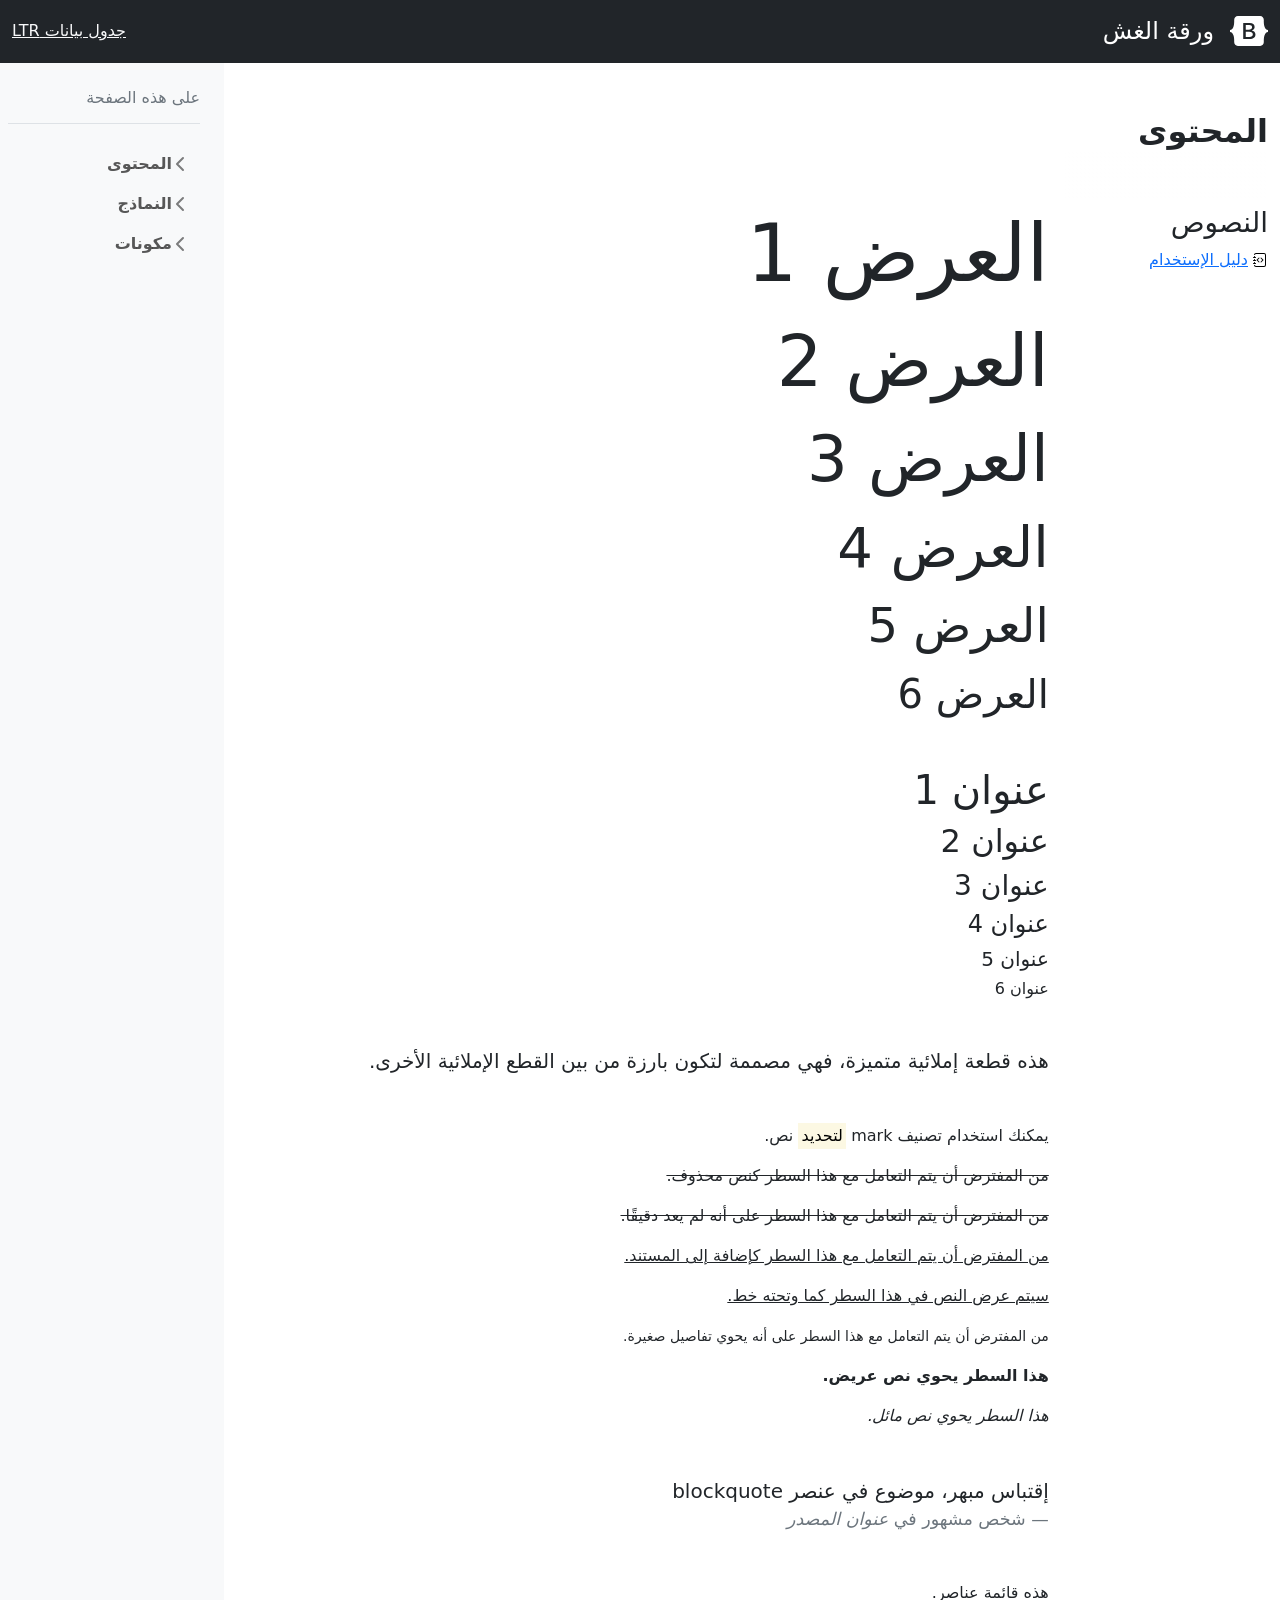
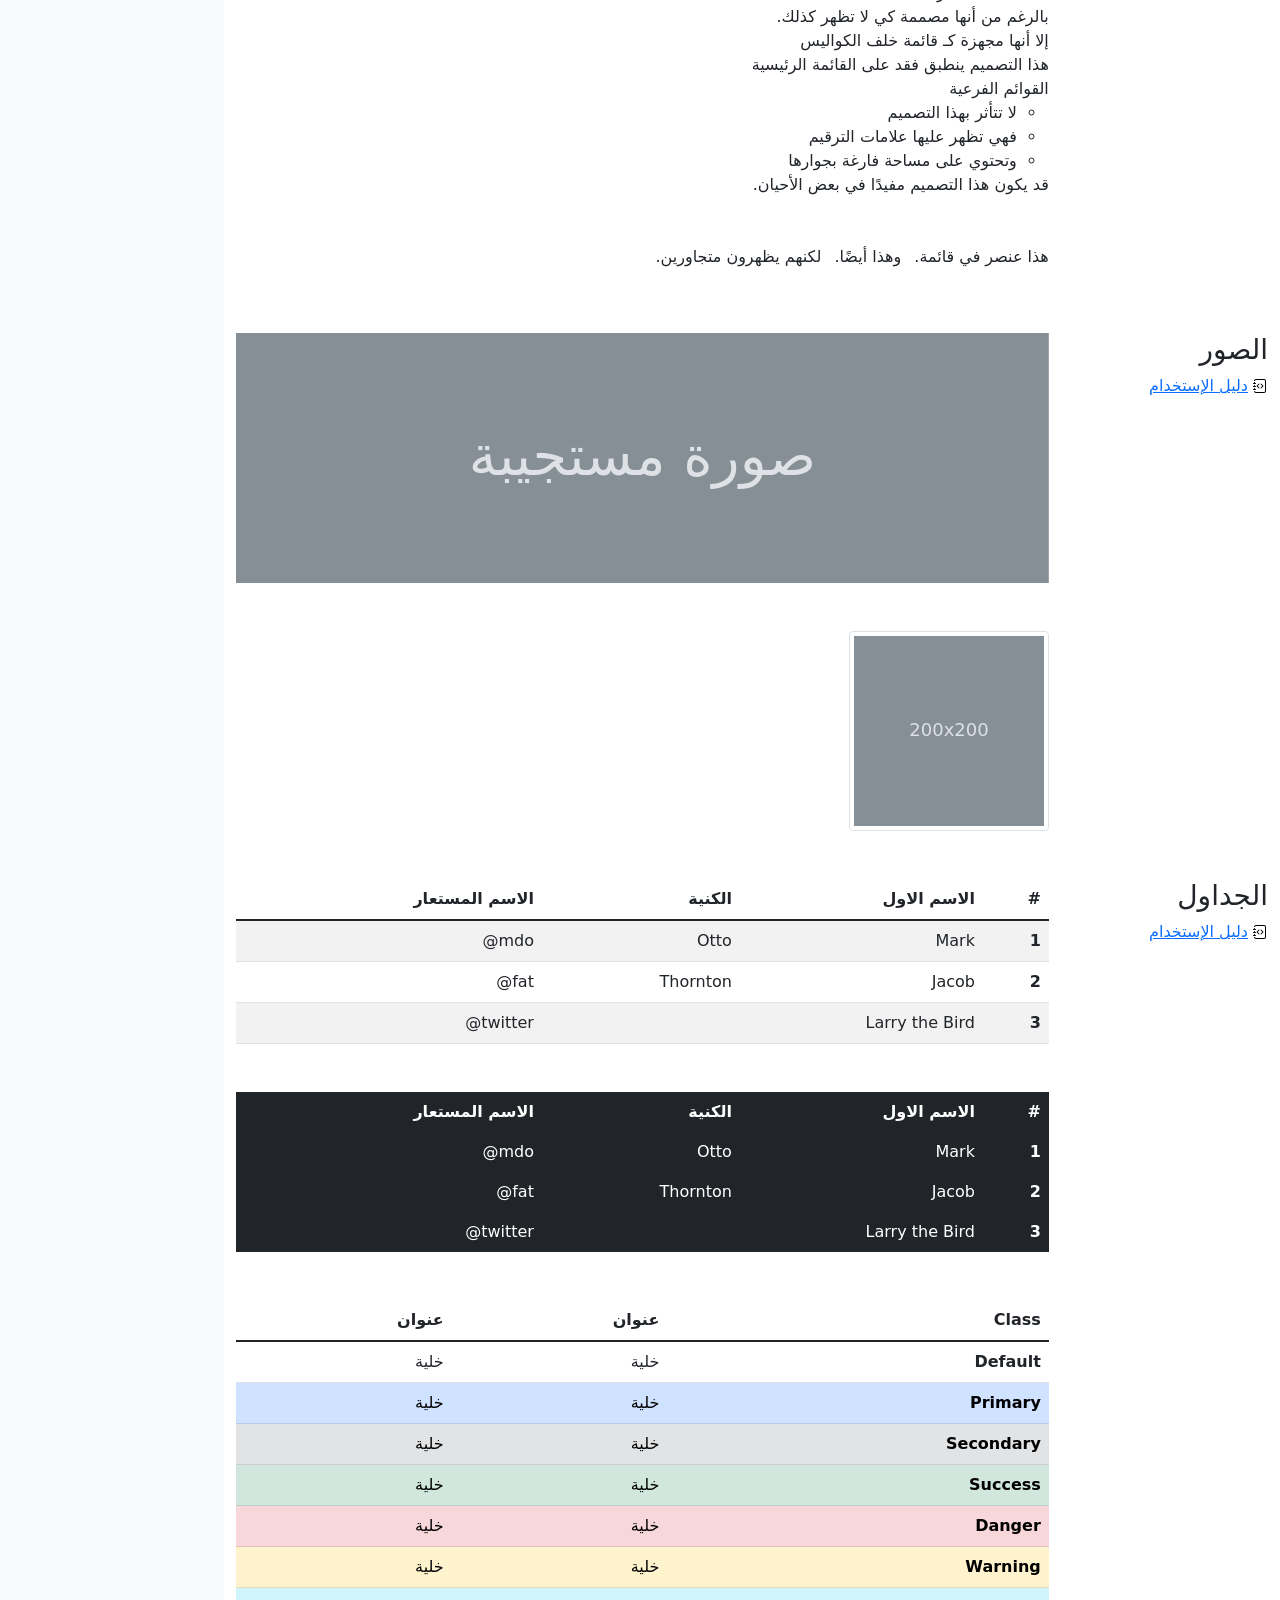
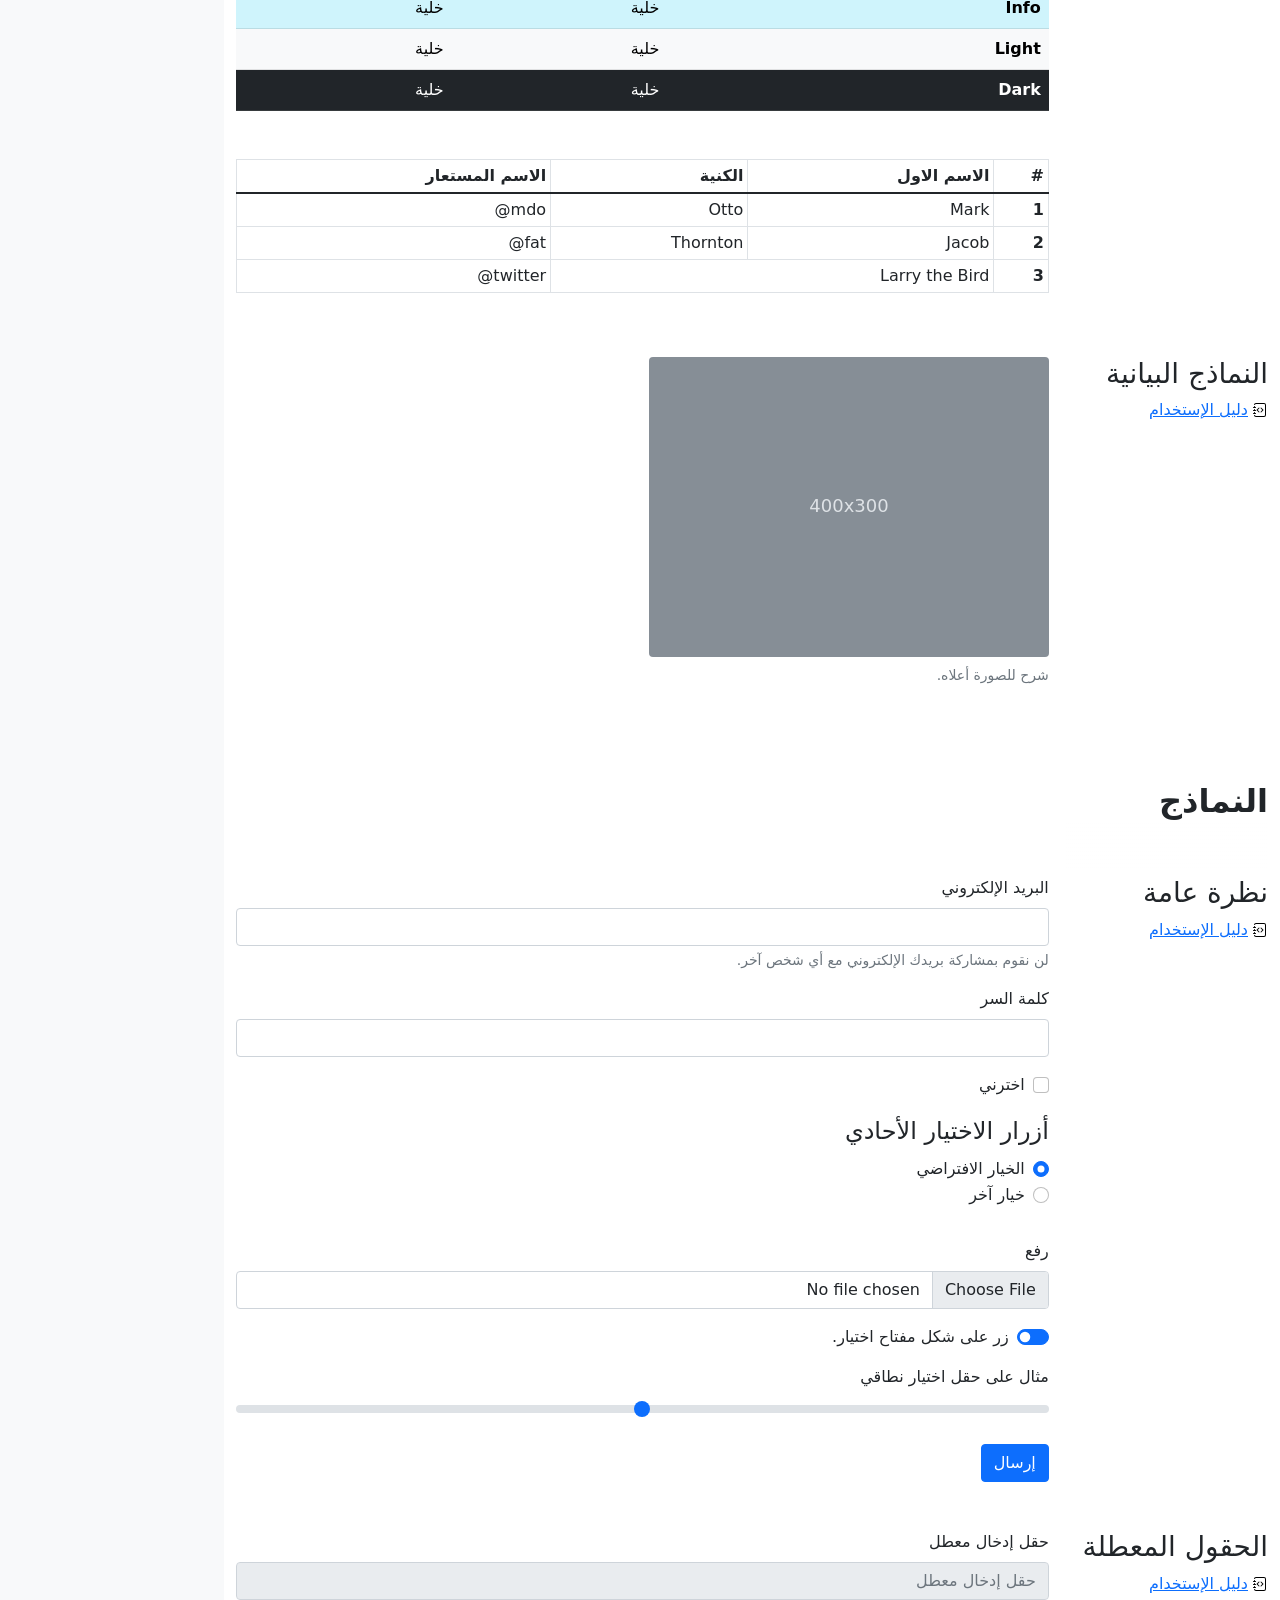
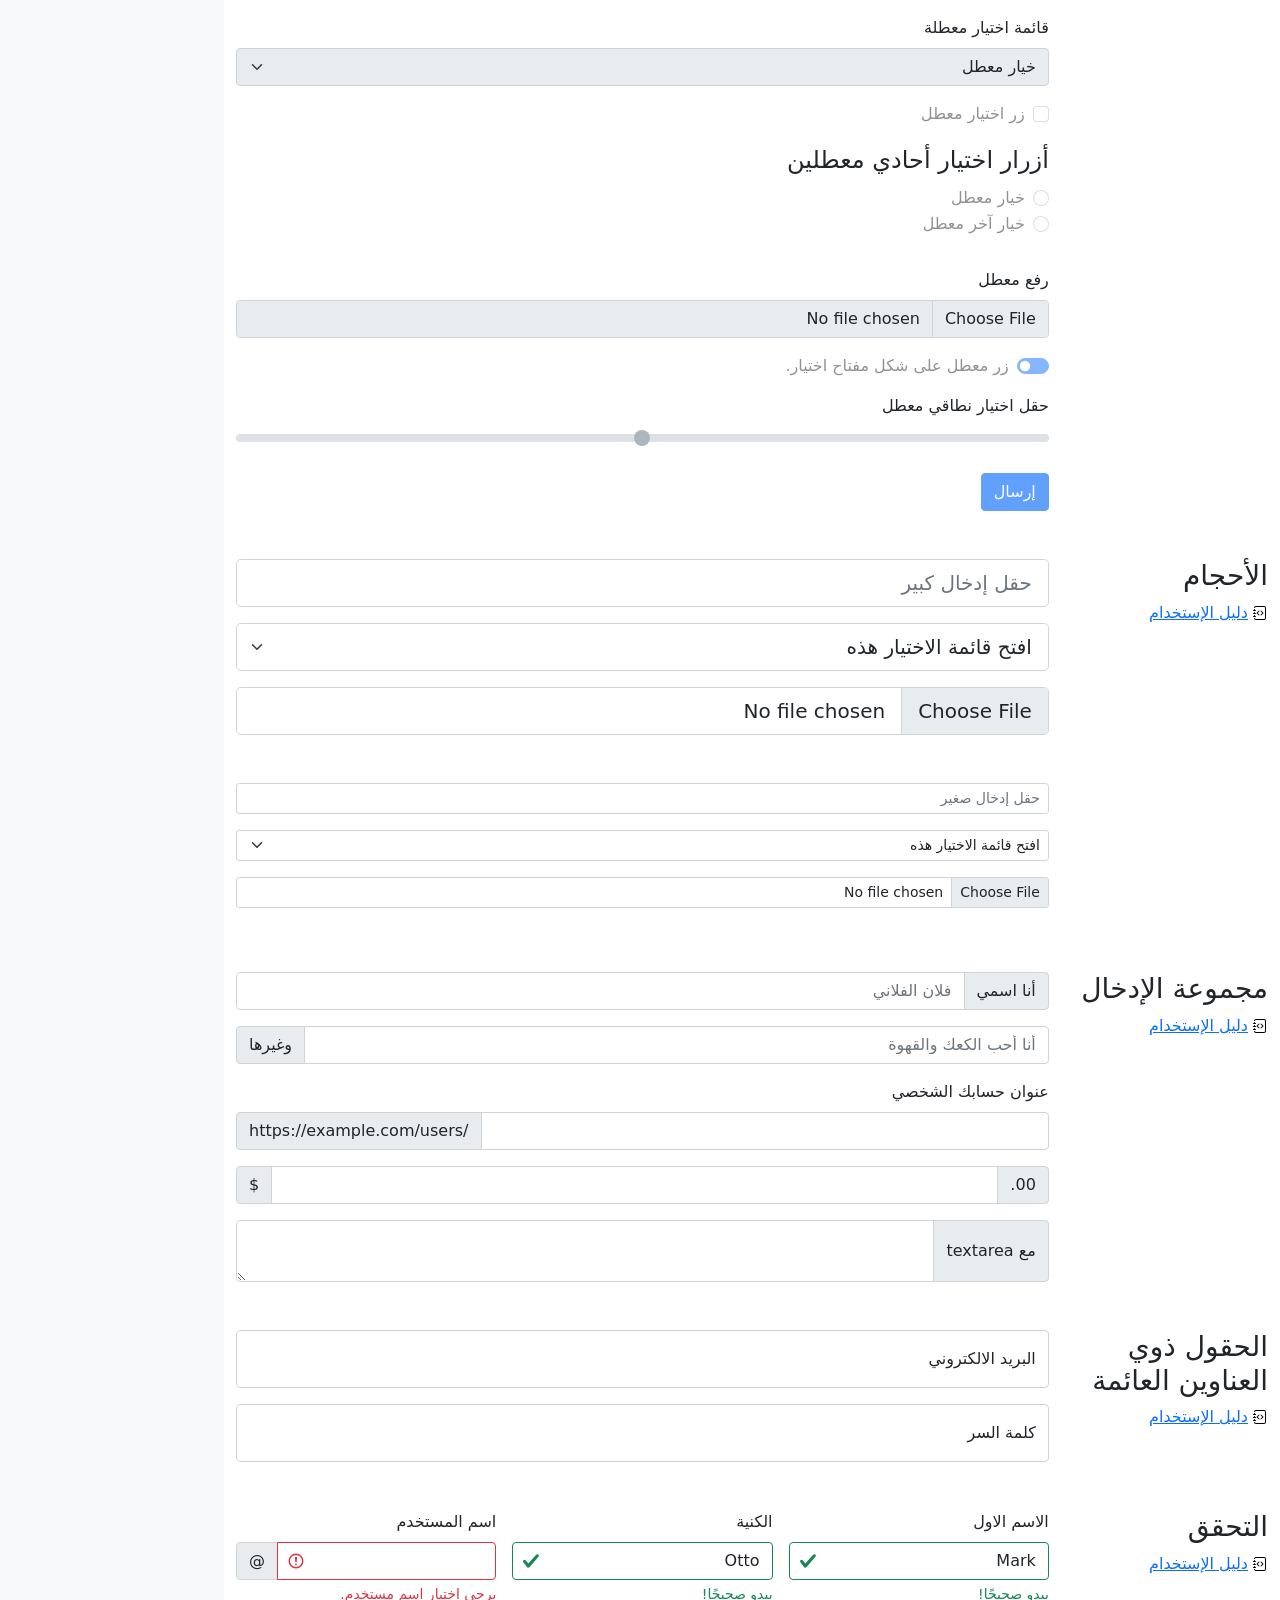
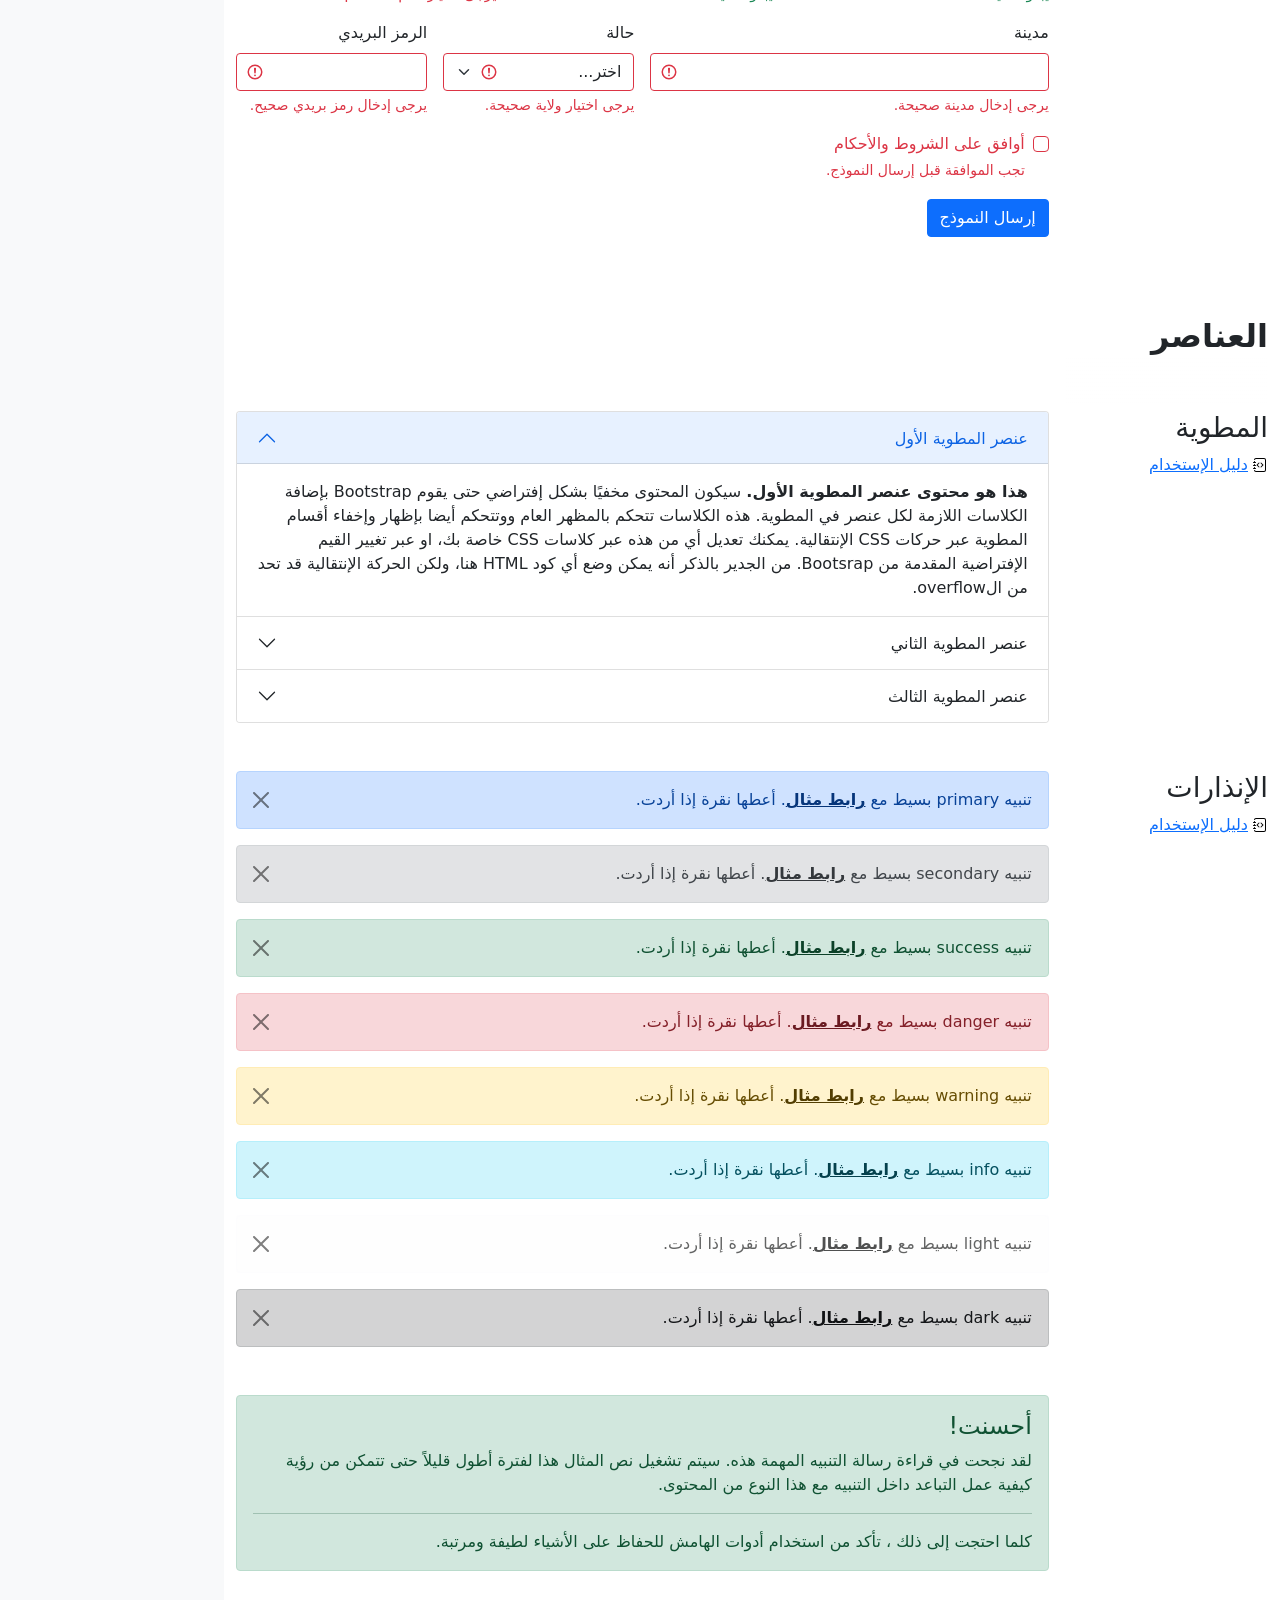
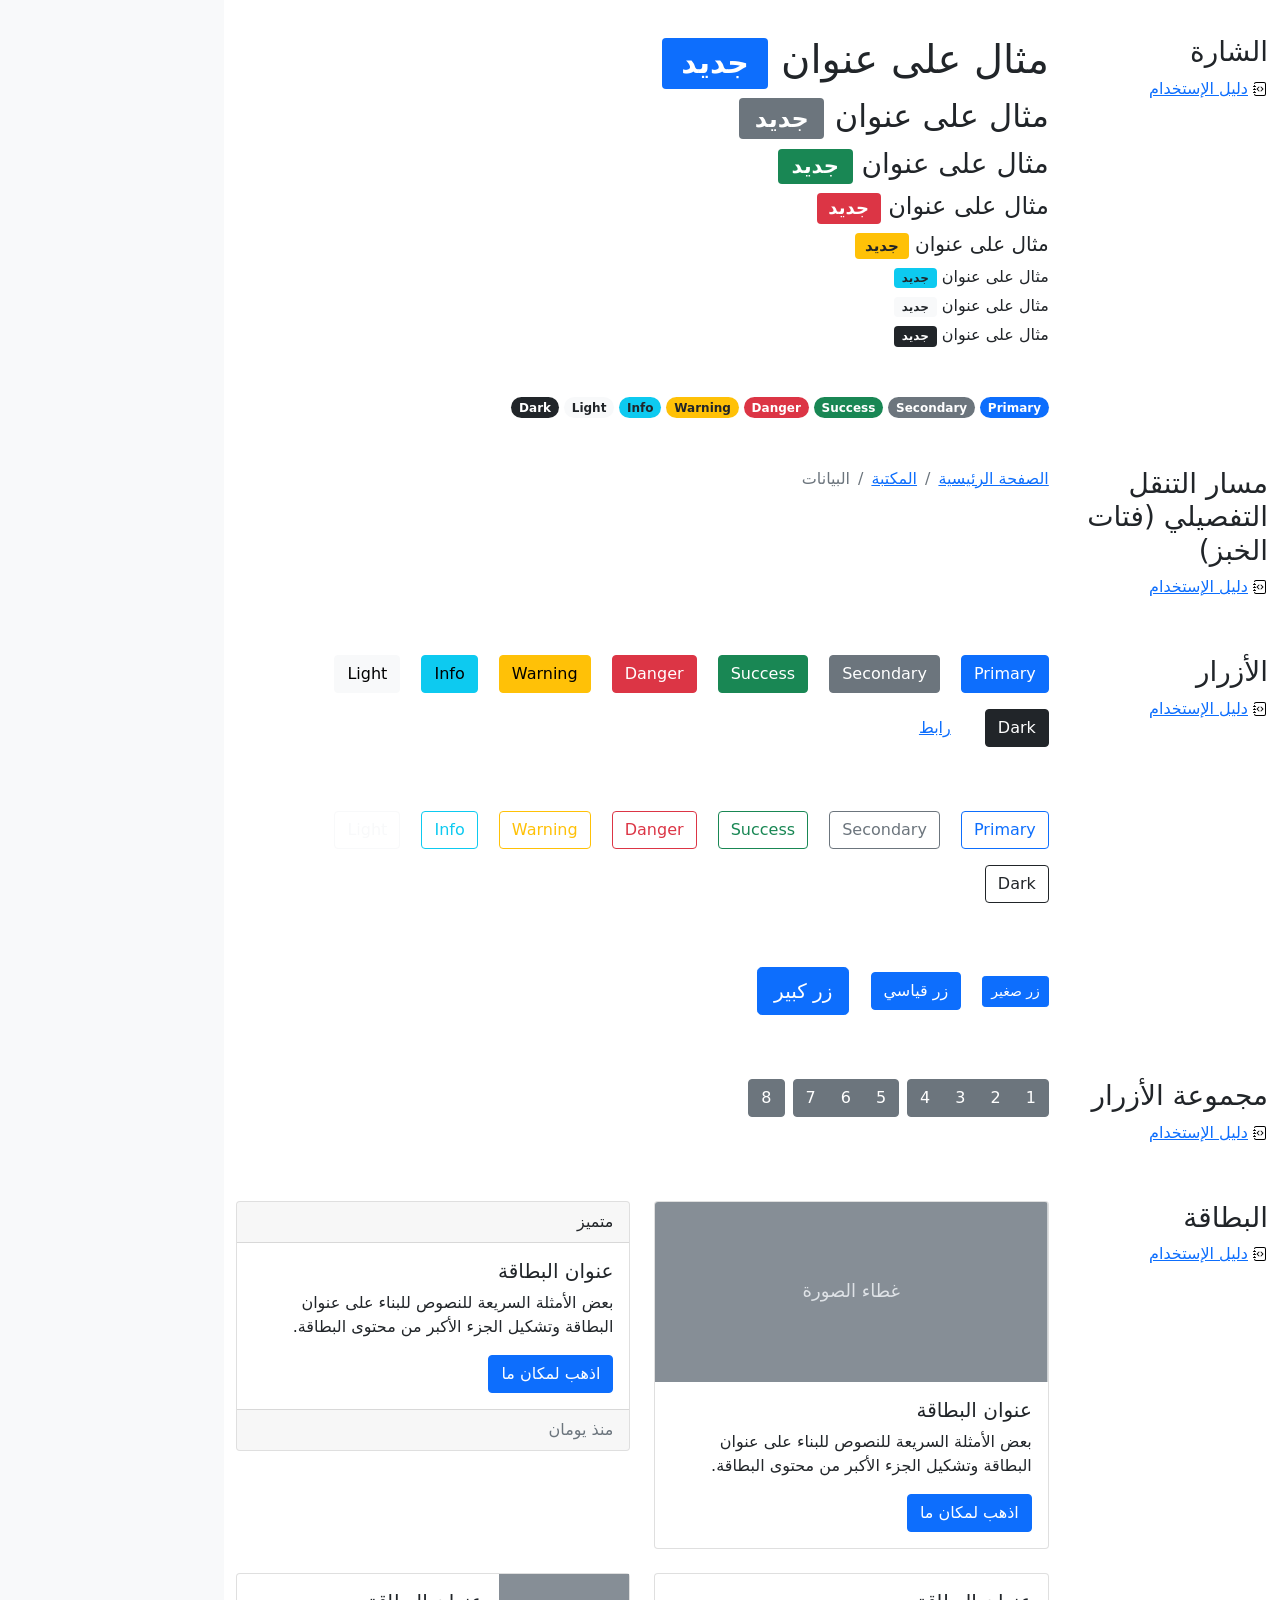
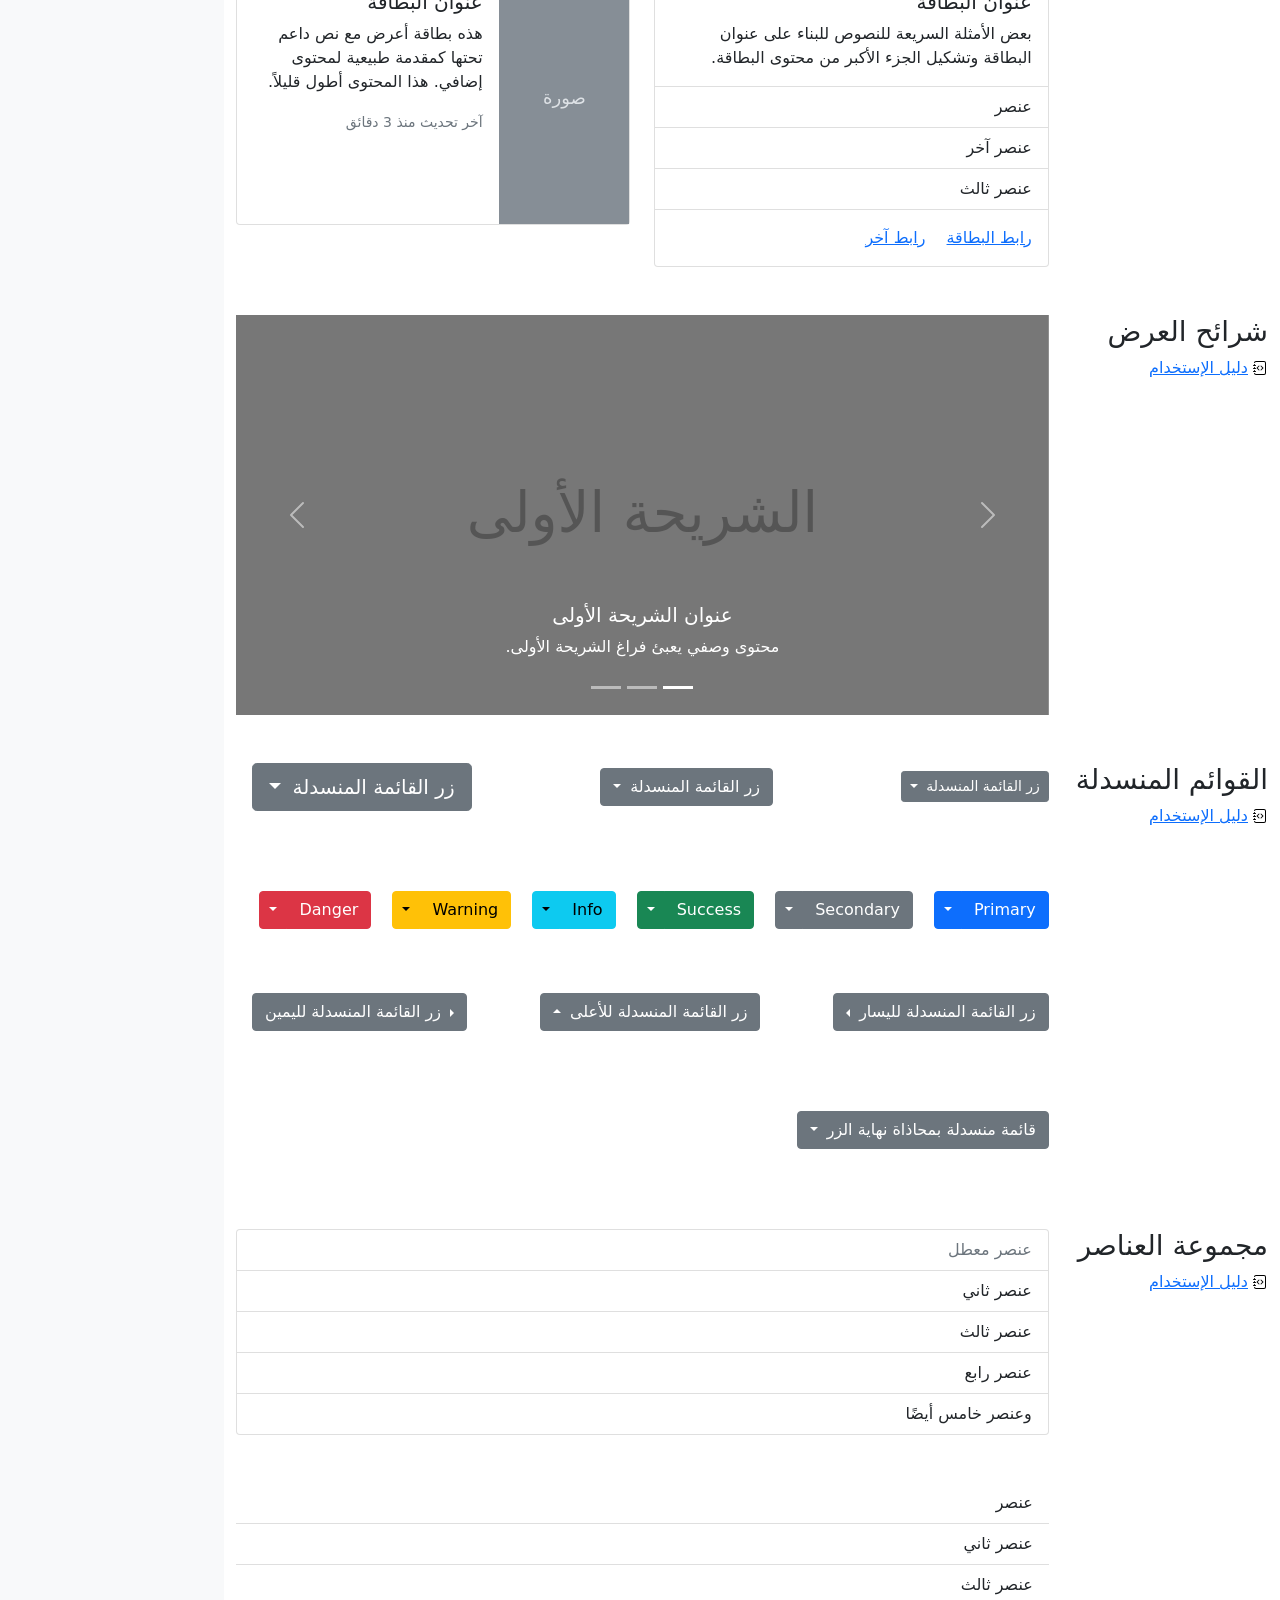
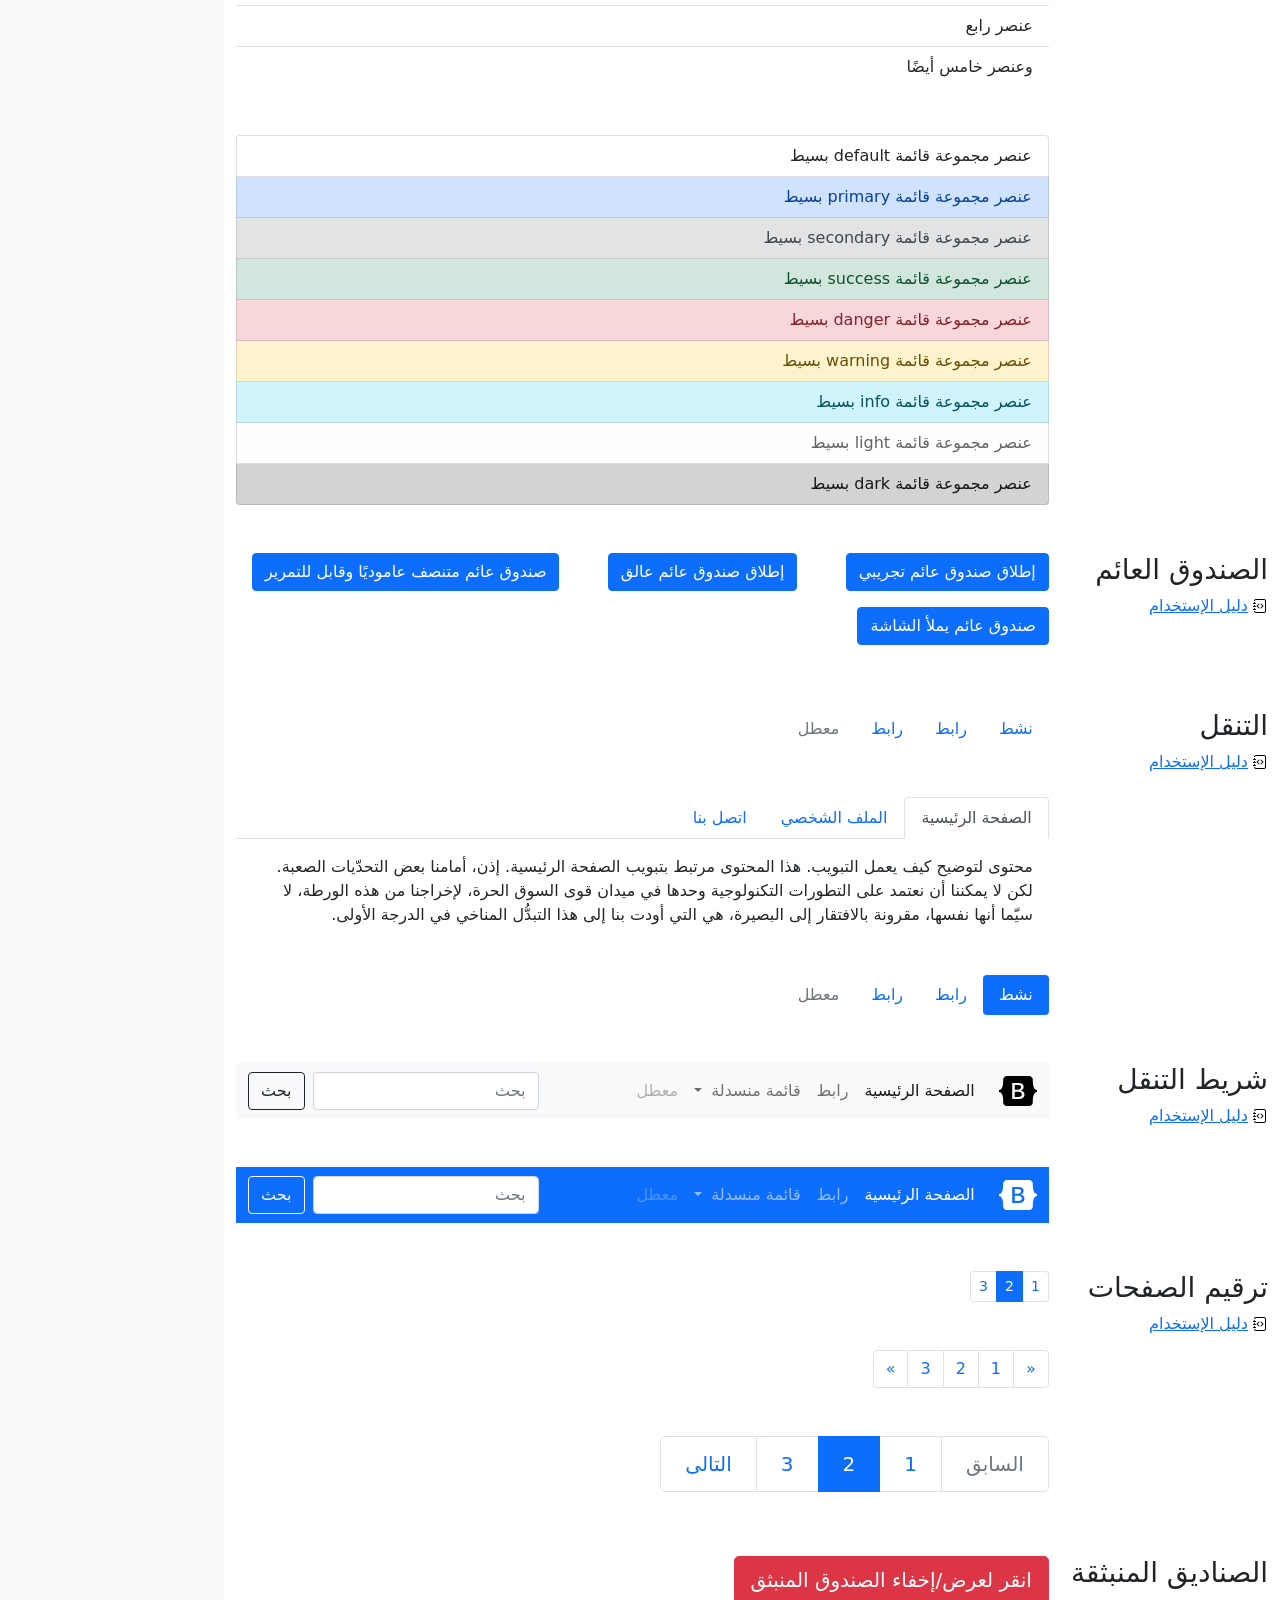
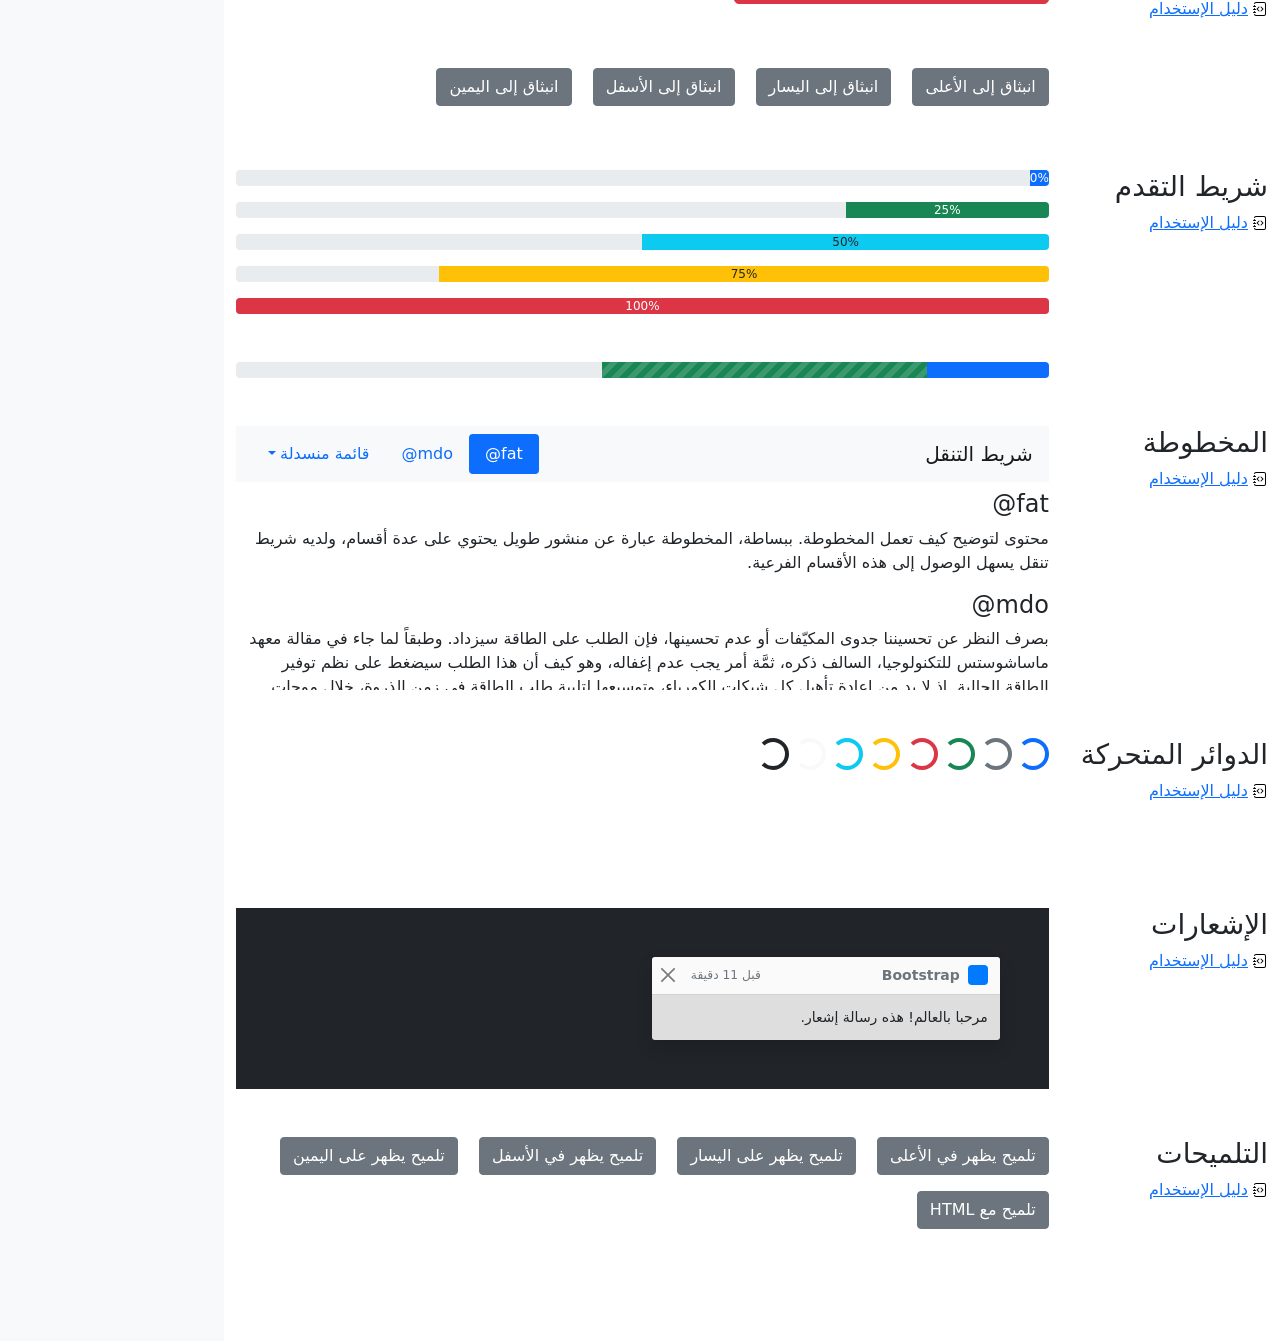
<file: bootstrap-5.1.3-examples/cheatsheet-rtl/index.html>
<!doctype html>
<html lang="ar" dir="rtl">
  <head>
    <meta charset="utf-8">
    <meta name="viewport" content="width=device-width, initial-scale=1">
    <meta name="description" content="">
    <meta name="author" content="Mark Otto, Jacob Thornton, and Bootstrap contributors">
    <meta name="generator" content="Hugo 0.88.1">
    <title>ورقة الغش · Bootstrap v5.1</title>

    <link rel="canonical" href="https://getbootstrap.com/docs/5.1/examples/cheatsheet-rtl/">

    

    <!-- Bootstrap core CSS -->
<link href="../assets/dist/css/bootstrap.rtl.min.css" rel="stylesheet">

    <style>
      .bd-placeholder-img {
        font-size: 1.125rem;
        text-anchor: middle;
        -webkit-user-select: none;
        -moz-user-select: none;
        user-select: none;
      }

      @media (min-width: 768px) {
        .bd-placeholder-img-lg {
          font-size: 3.5rem;
        }
      }
    </style>

    
    <!-- Custom styles for this template -->
    <link href="../cheatsheet/cheatsheet.rtl.css" rel="stylesheet">
  </head>
  <body class="bg-light">
    
<header class="bd-header bg-dark py-3 d-flex align-items-stretch border-bottom border-dark">
  <div class="container-fluid d-flex align-items-center">
    <h1 class="d-flex align-items-center fs-4 text-white mb-0">
      <img src="../assets/brand/bootstrap-logo-white.svg" width="38" height="30" class="me-3" alt="Bootstrap">
      ورقة الغش
    </h1>
    <a href="../examples/cheatsheet/" class="ms-auto link-light" hreflang="en">جدول بيانات LTR</a>
  </div>
</header>
<aside class="bd-aside sticky-xl-top text-muted align-self-start mb-3 mb-xl-5 px-2">
  <h2 class="h6 pt-4 pb-3 mb-4 border-bottom">على هذه الصفحة</h2>
  <nav class="small" id="toc">
    <ul class="list-unstyled">
      <li class="my-2">
        <button class="btn d-inline-flex align-items-center collapsed" data-bs-toggle="collapse" aria-expanded="false" data-bs-target="#contents-collapse" aria-controls="contents-collapse">المحتوى</button>
        <ul class="list-unstyled ps-3 collapse" id="contents-collapse">
          <li><a class="d-inline-flex align-items-center rounded" href="#typography">النصوص</a></li>
          <li><a class="d-inline-flex align-items-center rounded" href="#images">الصور</a></li>
          <li><a class="d-inline-flex align-items-center rounded" href="#tables">الجداول</a></li>
          <li><a class="d-inline-flex align-items-center rounded" href="#figures">النماذج البيانية</a></li>
        </ul>
      </li>
      <li class="my-2">
        <button class="btn d-inline-flex align-items-center collapsed" data-bs-toggle="collapse" aria-expanded="false" data-bs-target="#forms-collapse" aria-controls="forms-collapse">النماذج</button>
        <ul class="list-unstyled ps-3 collapse" id="forms-collapse">
          <li><a class="d-inline-flex align-items-center rounded" href="#overview">نظرة عامة</a></li>
          <li><a class="d-inline-flex align-items-center rounded" href="#disabled-forms">الحقول المعطلة</a></li>
          <li><a class="d-inline-flex align-items-center rounded" href="#sizing">الأحجام</a></li>
          <li><a class="d-inline-flex align-items-center rounded" href="#input-group">مجموعة الإدخال</a></li>
          <li><a class="d-inline-flex align-items-center rounded" href="#floating-labels">الحقول ذوي العناوين العائمة</a></li>
          <li><a class="d-inline-flex align-items-center rounded" href="#validation">التحقق</a></li>
        </ul>
      </li>
      <li class="my-2">
        <button class="btn d-inline-flex align-items-center collapsed" data-bs-toggle="collapse" aria-expanded="false" data-bs-target="#components-collapse" aria-controls="components-collapse">مكونات</button>
        <ul class="list-unstyled ps-3 collapse" id="components-collapse">
          <li><a class="d-inline-flex align-items-center rounded" href="#accordion">المطوية</a></li>
          <li><a class="d-inline-flex align-items-center rounded" href="#alerts">الإنذارات</a></li>
          <li><a class="d-inline-flex align-items-center rounded" href="#badge">الشارة</a></li>
          <li><a class="d-inline-flex align-items-center rounded" href="#breadcrumb">مسار التنقل التفصيلي</a></li>
          <li><a class="d-inline-flex align-items-center rounded" href="#buttons">الأزرار</a></li>
          <li><a class="d-inline-flex align-items-center rounded" href="#button-group">مجموعة الأزرار</a></li>
          <li><a class="d-inline-flex align-items-center rounded" href="#card">البطاقة</a></li>
          <li><a class="d-inline-flex align-items-center rounded" href="#carousel">شرائح العرض</a></li>
          <li><a class="d-inline-flex align-items-center rounded" href="#dropdowns">القوائم المنسدلة</a></li>
          <li><a class="d-inline-flex align-items-center rounded" href="#list-group">مجموعة العناصر</a></li>
          <li><a class="d-inline-flex align-items-center rounded" href="#modal">الصندوق العائم</a></li>
          <li><a class="d-inline-flex align-items-center rounded" href="#navs">التنقل</a></li>
          <li><a class="d-inline-flex align-items-center rounded" href="#navbar">شريط التنقل</a></li>
          <li><a class="d-inline-flex align-items-center rounded" href="#pagination">ترقيم الصفحات</a></li>
          <li><a class="d-inline-flex align-items-center rounded" href="#popovers">الصناديق المنبثقة</a></li>
          <li><a class="d-inline-flex align-items-center rounded" href="#progress">شريط التقدم</a></li>
          <li><a class="d-inline-flex align-items-center rounded" href="#scrollspy">المخطوطة</a></li>
          <li><a class="d-inline-flex align-items-center rounded" href="#spinners">الدوائر المتحركة</a></li>
          <li><a class="d-inline-flex align-items-center rounded" href="#toasts">الإشعارات</a></li>
          <li><a class="d-inline-flex align-items-center rounded" href="#tooltips">التلميحات</a></li>
        </ul>
      </li>
    </ul>
  </nav>
</aside>
<div class="bd-cheatsheet container-fluid bg-body">
  <section id="content">
    <h2 class="sticky-xl-top fw-bold pt-3 pt-xl-5 pb-2 pb-xl-3">المحتوى</h2>

    <article class="my-3" id="typography">
      <div class="bd-heading sticky-xl-top align-self-start mt-5 mb-3 mt-xl-0 mb-xl-2">
        <h3>النصوص</h3>
        <a class="d-flex align-items-center" hreflang="en" href="../content/typography/">دليل الإستخدام</a>
      </div>

      <div>
        <div class="bd-example">
        <p class="display-1">العرض 1</p>
        <p class="display-2">العرض 2</p>
        <p class="display-3">العرض 3</p>
        <p class="display-4">العرض 4</p>
        <p class="display-5">العرض 5</p>
        <p class="display-6">العرض 6</p>
        </div>

        <div class="bd-example">
        <p class="h1">عنوان 1</p>
        <p class="h2">عنوان 2</p>
        <p class="h3">عنوان 3</p>
        <p class="h4">عنوان 4</p>
        <p class="h5">عنوان 5</p>
        <p class="h6">عنوان 6</p>
        </div>

        <div class="bd-example">
        <p class="lead">
          هذه قطعة إملائية متميزة، فهي مصممة لتكون بارزة من بين القطع الإملائية الأخرى.
        </p>
        </div>

        <div class="bd-example">
        <p>يمكنك استخدام تصنيف mark <mark>لتحديد</mark> نص.</p>
        <p><del>من المفترض أن يتم التعامل مع هذا السطر كنص محذوف.</del></p>
        <p><s>من المفترض أن يتم التعامل مع هذا السطر على أنه لم يعد دقيقًا.</s></p>
        <p><ins>من المفترض أن يتم التعامل مع هذا السطر كإضافة إلى المستند.</ins></p>
        <p><u>سيتم عرض النص في هذا السطر كما وتحته خط.</u></p>
        <p><small>من المفترض أن يتم التعامل مع هذا السطر على أنه يحوي تفاصيل صغيرة.</small></p>
        <p><strong>هذا السطر يحوي نص عريض.</strong></p>
        <p><em>هذا السطر يحوي نص مائل.</em></p>
        </div>

        <div class="bd-example">
        <blockquote class="blockquote">
          <p>إقتباس مبهر، موضوع في عنصر blockquote</p>
          <footer class="blockquote-footer">شخص مشهور في <cite title= "عنوان المصدر"> عنوان المصدر </cite></footer>
        </blockquote>
        </div>

        <div class="bd-example">
        <ul class="list-unstyled">
          <li>هذه قائمة عناصر.</li>
          <li>بالرغم من أنها مصممة كي لا تظهر كذلك.</li>
          <li>إلا أنها مجهزة كـ قائمة خلف الكواليس</li>
          <li>هذا التصميم ينطبق فقد على القائمة الرئيسية</li>
          <li>القوائم الفرعية
            <ul>
              <li>لا تتأثر بهذا التصميم</li>
              <li>فهي تظهر عليها علامات الترقيم</li>
              <li>وتحتوي على مساحة فارغة بجوارها</li>
            </ul>
          </li>
          <li>قد يكون هذا التصميم مفيدًا في بعض الأحيان.</li>
        </ul>
        </div>

        <div class="bd-example">
        <ul class="list-inline">
          <li class="list-inline-item">هذا عنصر في قائمة.</li>
          <li class="list-inline-item">وهذا أيضًا.</li>
          <li class="list-inline-item">لكنهم يظهرون متجاورين.</li>
        </ul>
        </div>
      </div>
    </article>
    <article class="my-3" id="images">
      <div class="bd-heading sticky-xl-top align-self-start mt-5 mb-3 mt-xl-0 mb-xl-2">
        <h3>الصور</h3>
        <a class="d-flex align-items-center" hreflang="en" href="../content/images/">دليل الإستخدام</a>
      </div>

      <div>
        <div class="bd-example">
        <svg class="bd-placeholder-img bd-placeholder-img-lg img-fluid" width="100%" height="250" xmlns="http://www.w3.org/2000/svg" role="img" aria-label="Placeholder: صورة مستجيبة" preserveAspectRatio="xMidYMid slice" focusable="false"><title>Placeholder</title><rect width="100%" height="100%" fill="#868e96"/><text x="50%" y="50%" fill="#dee2e6" dy=".3em">صورة مستجيبة</text></svg>

        </div>

        <div class="bd-example">
        <svg class="bd-placeholder-img img-thumbnail" width="200" height="200" xmlns="http://www.w3.org/2000/svg" role="img" aria-label="صورة عنصر نائب مربع عام مع حدود بيضاء حولها ، مما يجعلها تشبه صورة تم التقاطها بكاميرا فورية قديمة: 200x200" preserveAspectRatio="xMidYMid slice" focusable="false"><title>صورة عنصر نائب مربع عام مع حدود بيضاء حولها ، مما يجعلها تشبه صورة تم التقاطها بكاميرا فورية قديمة</title><rect width="100%" height="100%" fill="#868e96"/><text x="50%" y="50%" fill="#dee2e6" dy=".3em">200x200</text></svg>

        </div>
      </div>
    </article>
    <article class="my-3" id="tables">
      <div class="bd-heading sticky-xl-top align-self-start mt-5 mb-3 mt-xl-0 mb-xl-2">
        <h3>الجداول</h3>
        <a class="d-flex align-items-center" hreflang="en" href="../content/tables/">دليل الإستخدام</a>
      </div>

      <div>
        <div class="bd-example">
        <table class="table table-striped">
          <thead>
          <tr>
            <th scope="col">#</th>
            <th scope="col">الاسم الاول</th>
            <th scope="col">الكنية</th>
            <th scope="col">الاسم المستعار</th>
          </tr>
          </thead>
          <tbody>
          <tr>
            <th scope="row">1</th>
            <td>Mark</td>
            <td>Otto</td>
            <td><bdo lang="en" dir="ltr">@mdo</bdo></td>
          </tr>
          <tr>
            <th scope="row">2</th>
            <td>Jacob</td>
            <td>Thornton</td>
            <td><bdo lang="en" dir="ltr">@fat</bdo></td>
          </tr>
          <tr>
            <th scope="row">3</th>
            <td colspan="2">Larry the Bird</td>
            <td><bdo lang="en" dir="ltr">@twitter</bdo></td>
          </tr>
          </tbody>
        </table>
        </div>

        <div class="bd-example">
        <table class="table table-dark table-borderless">
          <thead>
          <tr>
            <th scope="col">#</th>
            <th scope="col">الاسم الاول</th>
            <th scope="col">الكنية</th>
            <th scope="col">الاسم المستعار</th>
          </tr>
          </thead>
          <tbody>
          <tr>
            <th scope="row">1</th>
            <td>Mark</td>
            <td>Otto</td>
            <td><bdo lang="en" dir="ltr">@mdo</bdo></td>
          </tr>
          <tr>
            <th scope="row">2</th>
            <td>Jacob</td>
            <td>Thornton</td>
            <td><bdo lang="en" dir="ltr">@fat</bdo></td>
          </tr>
          <tr>
            <th scope="row">3</th>
            <td colspan="2">Larry the Bird</td>
            <td><bdo lang="en" dir="ltr">@twitter</bdo></td>
          </tr>
          </tbody>
        </table>
        </div>

        <div class="bd-example">
        <table class="table table-hover">
          <thead>
          <tr>
            <th scope="col">Class</th>
            <th scope="col">عنوان</th>
            <th scope="col">عنوان</th>
          </tr>
          </thead>
          <tbody>
          <tr>
            <th scope="row">Default</th>
            <td>خلية</td>
            <td>خلية</td>
          </tr>
          
          <tr class="table-primary">
            <th scope="row">Primary</th>
            <td>خلية</td>
            <td>خلية</td>
          </tr>
          <tr class="table-secondary">
            <th scope="row">Secondary</th>
            <td>خلية</td>
            <td>خلية</td>
          </tr>
          <tr class="table-success">
            <th scope="row">Success</th>
            <td>خلية</td>
            <td>خلية</td>
          </tr>
          <tr class="table-danger">
            <th scope="row">Danger</th>
            <td>خلية</td>
            <td>خلية</td>
          </tr>
          <tr class="table-warning">
            <th scope="row">Warning</th>
            <td>خلية</td>
            <td>خلية</td>
          </tr>
          <tr class="table-info">
            <th scope="row">Info</th>
            <td>خلية</td>
            <td>خلية</td>
          </tr>
          <tr class="table-light">
            <th scope="row">Light</th>
            <td>خلية</td>
            <td>خلية</td>
          </tr>
          <tr class="table-dark">
            <th scope="row">Dark</th>
            <td>خلية</td>
            <td>خلية</td>
          </tr>
          </tbody>
        </table>
        </div>

        <div class="bd-example">
        <table class="table table-sm table-bordered">
          <thead>
          <tr>
            <th scope="col">#</th>
            <th scope="col">الاسم الاول</th>
            <th scope="col">الكنية</th>
            <th scope="col">الاسم المستعار</th>
          </tr>
          </thead>
          <tbody>
          <tr>
            <th scope="row">1</th>
            <td>Mark</td>
            <td>Otto</td>
            <td><bdo lang="en" dir="ltr">@mdo</bdo></td>
          </tr>
          <tr>
            <th scope="row">2</th>
            <td>Jacob</td>
            <td>Thornton</td>
            <td><bdo lang="en" dir="ltr">@fat</bdo></td>
          </tr>
          <tr>
            <th scope="row">3</th>
            <td colspan="2">Larry the Bird</td>
            <td><bdo lang="en" dir="ltr">@twitter</bdo></td>
          </tr>
          </tbody>
        </table>
        </div>
      </div>
    </article>
    <article class="my-3" id="figures">
      <div class="bd-heading sticky-xl-top align-self-start mt-5 mb-3 mt-xl-0 mb-xl-2">
        <h3>النماذج البيانية</h3>
        <a class="d-flex align-items-center" hreflang="en" href="../content/figures/">دليل الإستخدام</a>
      </div>

      <div>
        <div class="bd-example">
        <figure class="figure">
          <svg class="bd-placeholder-img figure-img img-fluid rounded" width="400" height="300" xmlns="http://www.w3.org/2000/svg" role="img" aria-label="Placeholder: 400x300" preserveAspectRatio="xMidYMid slice" focusable="false"><title>Placeholder</title><rect width="100%" height="100%" fill="#868e96"/><text x="50%" y="50%" fill="#dee2e6" dy=".3em">400x300</text></svg>

          <figcaption class="figure-caption">شرح للصورة أعلاه.</figcaption>
        </figure>
        </div>
      </div>
    </article>
  </section>

  <section id="forms">
    <h2 class="sticky-xl-top fw-bold pt-3 pt-xl-5 pb-2 pb-xl-3">النماذج</h2>

    <article class="my-3" id="overview">
      <div class="bd-heading sticky-xl-top align-self-start mt-5 mb-3 mt-xl-0 mb-xl-2">
        <h3>نظرة عامة</h3>
        <a class="d-flex align-items-center" hreflang="en" href="../forms/overview/">دليل الإستخدام</a>
      </div>

      <div>
        <div class="bd-example">
        <form>
          <div class="mb-3">
            <label for="exampleInputEmail1" class="form-label">البريد الإلكتروني</label>
            <input type="email" class="form-control" id="exampleInputEmail1" aria-describedby="emailHelp">
            <div id="emailHelp" class="form-text">لن نقوم بمشاركة بريدك الإلكتروني مع أي شخص آخر.</div>
          </div>
          <div class="mb-3">
            <label for="exampleInputPassword1" class="form-label">كلمة السر</label>
            <input type="password" class="form-control" id="exampleInputPassword1">
          </div>
          <div class="mb-3 form-check">
            <input type="checkbox" class="form-check-input" id="exampleCheck1">
            <label class="form-check-label" for="exampleCheck1">اخترني</label>
          </div>
          <fieldset class="mb-3">
            <legend>أزرار الاختيار الأحادي</legend>
            <div class="form-check">
              <input type="radio" name="radios" class="form-check-input" id="exampleRadio1" checked>
              <label class="form-check-label" for="exampleRadio1">الخيار الافتراضي</label>
            </div>
            <div class="mb-3 form-check">
              <input type="radio" name="radios" class="form-check-input" id="exampleRadio2">
              <label class="form-check-label" for="exampleRadio2">خيار آخر</label>
            </div>
          </fieldset>
          <div class="mb-3">
            <label class="form-label" for="customFile">رفع</label>
            <input type="file" class="form-control" id="customFile">
          </div>
          <div class="mb-3 form-check form-switch">
            <input class="form-check-input" type="checkbox" role="switch" id="flexSwitchCheckChecked" checked>
            <label class="form-check-label" for="flexSwitchCheckChecked">زر على شكل مفتاح اختيار.</label>
          </div>
          <div class="mb-3">
            <label for="customRange3" class="form-label">مثال على حقل اختيار نطاقي</label>
            <input type="range" class="form-range" min="0" max="5" step="0.5" id="customRange3">
          </div>
          <button type="submit" class="btn btn-primary">إرسال</button>
        </form>
        </div>
      </div>
    </article>
    <article class="my-3" id="disabled-forms">
      <div class="bd-heading sticky-xl-top align-self-start mt-5 mb-3 mt-xl-0 mb-xl-2">
        <h3>الحقول المعطلة</h3>
        <a class="d-flex align-items-center" hreflang="en" href="../forms/overview/#disabled-forms">دليل الإستخدام</a>
      </div>

      <div>
        <div class="bd-example">
        <form>
          <fieldset disabled aria-label="مثال على مجموعة الحقول المعطلة">
            <div class="mb-3">
              <label for="disabledTextInput" class="form-label">حقل إدخال معطل</label>
              <input type="text" id="disabledTextInput" class="form-control" placeholder="حقل إدخال معطل">
            </div>
            <div class="mb-3">
              <label for="disabledSelect" class="form-label">قائمة اختيار معطلة</label>
              <select id="disabledSelect" class="form-select">
                <option>خيار معطل</option>
              </select>
            </div>
            <div class="mb-3">
              <div class="form-check">
                <input class="form-check-input" type="checkbox" id="disabledFieldsetCheck" disabled>
                <label class="form-check-label" for="disabledFieldsetCheck">
                  زر اختيار معطل
                </label>
              </div>
            </div>
            <fieldset class="mb-3">
              <legend>أزرار اختيار أحادي معطلين</legend>
              <div class="form-check">
                <input type="radio" name="radios" class="form-check-input" id="disabledRadio1" disabled>
                <label class="form-check-label" for="disabledRadio1">خيار معطل</label>
              </div>
              <div class="mb-3 form-check">
                <input type="radio" name="radios" class="form-check-input" id="disabledRadio2" disabled>
                <label class="form-check-label" for="disabledRadio2">خيار آخر معطل</label>
              </div>
            </fieldset>
            <div class="mb-3">
              <label class="form-label" for="disabledCustomFile">رفع معطل</label>
              <input type="file" class="form-control" id="disabledCustomFile" disabled>
            </div>
            <div class="mb-3 form-check form-switch">
              <input class="form-check-input" type="checkbox" role="switch" id="disabledSwitchCheckChecked" checked disabled>
              <label class="form-check-label" for="disabledSwitchCheckChecked">زر معطل على شكل مفتاح اختيار.</label>
            </div>
            <div class="mb-3">
              <label for="disabledRange" class="form-label">حقل اختيار نطاقي معطل</label>
              <input type="range" class="form-range" min="0" max="5" step="0.5" id="disabledRange">
            </div>
            <button type="submit" class="btn btn-primary">إرسال</button>
          </fieldset>
        </form>
        </div>
      </div>
    </article>
    <article class="my-3" id="sizing">
      <div class="bd-heading sticky-xl-top align-self-start mt-5 mb-3 mt-xl-0 mb-xl-2">
        <h3>الأحجام</h3>
        <a class="d-flex align-items-center" hreflang="en" href="../forms/form-control/#sizing">دليل الإستخدام</a>
      </div>

      <div>
        <div class="bd-example">
        <div class="mb-3">
          <input class="form-control form-control-lg" type="text" placeholder="حقل إدخال كبير" aria-label=".form-control-lg مثال">
        </div>
        <div class="mb-3">
          <select class="form-select form-select-lg mb-3" aria-label=".form-select-lg مثال">
            <option selected>افتح قائمة الاختيار هذه</option>
            <option value="1">واحد</option>
            <option value="2">اثنان</option>
            <option value="3">ثلاثة</option>
          </select>
        </div>
        <div class="mb-3">
          <input type="file" class="form-control form-control-lg" aria-label="مثال على إدخال ملف كبير">
        </div>
        </div>

        <div class="bd-example">
        <div class="mb-3">
          <input class="form-control form-control-sm" type="text" placeholder="حقل إدخال صغير" aria-label=".form-control-sm مثال">
        </div>
        <div class="mb-3">
          <select class="form-select form-select-sm" aria-label=".form-select-sm مثال">
            <option selected>افتح قائمة الاختيار هذه</option>
            <option value="1">واحد</option>
            <option value="2">اثنان</option>
            <option value="3">ثلاثة</option>
          </select>
        </div>
        <div class="mb-3">
          <input type="file" class="form-control form-control-sm" aria-label="مثال على إدخال ملف صغير">
        </div>
        </div>
      </div>
    </article>
    <article class="my-3" id="input-group">
      <div class="bd-heading sticky-xl-top align-self-start mt-5 mb-3 mt-xl-0 mb-xl-2">
        <h3>مجموعة الإدخال</h3>
        <a class="d-flex align-items-center" hreflang="en" href="../forms/input-group/">دليل الإستخدام</a>
      </div>

      <div>
        <div class="bd-example">
        <div class="input-group mb-3">
          <span class="input-group-text" id="basic-addon1">أنا اسمي</span>
          <input type="text" class="form-control" placeholder="فلان الفلاني" aria-label="الاسم" aria-describedby="basic-addon1">
        </div>
        <div class="input-group mb-3">
          <input type="text" class="form-control" placeholder="أنا أحب الكعك والقهوة" aria-label="الطعام المفضل" aria-describedby="basic-addon2">
          <span class="input-group-text" id="basic-addon2">وغيرها</span>
        </div>
        <label for="basic-url" class="form-label">عنوان حسابك الشخصي</label>
        <div class="input-group mb-3">
          <input type="text" class="form-control" id="basic-url" aria-describedby="basic-addon3">
          <span class="input-group-text" id="basic-addon3"><bdo lang="en" dir="ltr">https://example.com/users/</bdo></span>
        </div>
        <div class="input-group mb-3">
          <span class="input-group-text"><bdo lang="en" dir="ltr">.00</bdo></span>
          <input type="text" class="form-control" aria-label="المبلغ (لأقرب دولار)">
          <span class="input-group-text">$</span>
        </div>
        <div class="input-group">
          <span class="input-group-text">مع textarea</span>
          <textarea class="form-control" aria-label="مع textarea"></textarea>
        </div>
        </div>
      </div>
    </article>
    <article class="my-3" id="floating-labels">
      <div class="bd-heading sticky-xl-top align-self-start mt-5 mb-3 mt-xl-0 mb-xl-2">
        <h3>الحقول ذوي العناوين العائمة</h3>
        <a class="d-flex align-items-center" href="../forms/floating-labels/">دليل الإستخدام</a>
      </div>

      <div>
        <div class="bd-example">
        <form>
          <div class="form-floating mb-3">
            <input type="email" class="form-control" id="floatingInput" placeholder="name@example.com">
            <label for="floatingInput">البريد الالكتروني</label>
          </div>
          <div class="form-floating">
            <input type="password" class="form-control" id="floatingPassword" placeholder="كلمة السر">
            <label for="floatingPassword">كلمة السر</label>
          </div>
        </form>
        </div>
      </div>
    </article>
    <article class="my-3" id="validation">
      <div class="bd-heading sticky-xl-top align-self-start mt-5 mb-3 mt-xl-0 mb-xl-2">
        <h3>التحقق</h3>
        <a class="d-flex align-items-center" hreflang="en" href="../forms/validation/">دليل الإستخدام</a>
      </div>

      <div>
        <div class="bd-example">
        <form class="row g-3">
          <div class="col-md-4">
            <label for="validationServer01" class="form-label">الاسم الاول</label>
            <input type="text" class="form-control is-valid" id="validationServer01" value="Mark" required>
            <div class="valid-feedback">
              يبدو صحيحًا!
            </div>
          </div>
          <div class="col-md-4">
            <label for="validationServer02" class="form-label">الكنية</label>
            <input type="text" class="form-control is-valid" id="validationServer02" value="Otto" required>
            <div class="valid-feedback">
              يبدو صحيحًا!
            </div>
          </div>
          <div class="col-md-4">
            <label for="validationServerUsername" class="form-label">اسم المستخدم</label>
            <div class="input-group has-validation">
              <input type="text" class="form-control is-invalid" id="validationServerUsername" aria-describedby="inputGroupPrepend3" required>
              <span class="input-group-text" id="inputGroupPrepend3">@</span>
              <div class="invalid-feedback">
                يرجى اختيار اسم مستخدم.
              </div>
            </div>
          </div>
          <div class="col-md-6">
            <label for="validationServer03" class="form-label">مدينة</label>
            <input type="text" class="form-control is-invalid" id="validationServer03" required>
            <div class="invalid-feedback">
              يرجى إدخال مدينة صحيحة.
            </div>
          </div>
          <div class="col-md-3">
            <label for="validationServer04" class="form-label">حالة</label>
            <select class="form-select is-invalid" id="validationServer04" required>
              <option selected disabled value="">اختر...</option>
              <option>...</option>
            </select>
            <div class="invalid-feedback">
              يرجى اختيار ولاية صحيحة.
            </div>
          </div>
          <div class="col-md-3">
            <label for="validationServer05" class="form-label">الرمز البريدي</label>
            <input type="text" class="form-control is-invalid" id="validationServer05" required>
            <div class="invalid-feedback">
              يرجى إدخال رمز بريدي صحيح.
            </div>
          </div>
          <div class="col-12">
            <div class="form-check">
              <input class="form-check-input is-invalid" type="checkbox" value="" id="invalidCheck3" required>
              <label class="form-check-label" for="invalidCheck3">
                أوافق على الشروط والأحكام
              </label>
              <div class="invalid-feedback">
                تجب الموافقة قبل إرسال النموذج.
              </div>
            </div>
          </div>
          <div class="col-12">
            <button class="btn btn-primary" type="submit">إرسال النموذج</button>
          </div>
        </form>
        </div>
      </div>
    </article>
  </section>

  <section id="components">
    <h2 class="sticky-xl-top fw-bold pt-3 pt-xl-5 pb-2 pb-xl-3">العناصر</h2>

    <article class="my-3" id="accordion">
      <div class="bd-heading sticky-xl-top align-self-start mt-5 mb-3 mt-xl-0 mb-xl-2">
        <h3>المطوية</h3>
        <a class="d-flex align-items-center" hreflang="en" href="../components/accordion/">دليل الإستخدام</a>
      </div>

      <div>
        <div class="bd-example">
        <div class="accordion" id="accordionExample">
          <div class="accordion-item">
            <h4 class="accordion-header" id="headingOne">
              <button class="accordion-button" type="button" data-bs-toggle="collapse" data-bs-target="#collapseOne" aria-expanded="true" aria-controls="collapseOne">
                عنصر المطوية الأول
              </button>
            </h4>
            <div id="collapseOne" class="accordion-collapse collapse show" aria-labelledby="headingOne" data-bs-parent="#accordionExample">
              <div class="accordion-body">
                <strong>هذا هو محتوى عنصر المطوية الأول.</strong> سيكون المحتوى مخفيًا بشكل إفتراضي حتى يقوم Bootstrap بإضافة الكلاسات اللازمة لكل عنصر في المطوية. هذه الكلاسات تتحكم بالمظهر العام ووتتحكم أيضا بإظهار وإخفاء أقسام المطوية عبر حركات CSS الإنتقالية. يمكنك تعديل أي من هذه عبر كلاسات CSS خاصة بك، او عبر تغيير القيم الإفتراضية المقدمة من Bootsrap. من الجدير بالذكر أنه يمكن وضع أي كود HTML هنا، ولكن الحركة الإنتقالية قد تحد من الoverflow.
              </div>
            </div>
          </div>
          <div class="accordion-item">
            <h4 class="accordion-header" id="headingTwo">
              <button class="accordion-button collapsed" type="button" data-bs-toggle="collapse" data-bs-target="#collapseTwo" aria-expanded="false" aria-controls="collapseTwo">
                عنصر المطوية الثاني
              </button>
            </h4>
            <div id="collapseTwo" class="accordion-collapse collapse" aria-labelledby="headingTwo" data-bs-parent="#accordionExample">
              <div class="accordion-body">
                <strong>هذا هو محتوى عنصر المطوية الثاني.</strong> سيكون المحتوى مخفيًا بشكل إفتراضي حتى يقوم Bootstrap بإضافة الكلاسات اللازمة لكل عنصر في المطوية. هذه الكلاسات تتحكم بالمظهر العام ووتتحكم أيضا بإظهار وإخفاء أقسام المطوية عبر حركات CSS الإنتقالية. يمكنك تعديل أي من هذه عبر كلاسات CSS خاصة بك، او عبر تغيير القيم الإفتراضية المقدمة من Bootsrap. من الجدير بالذكر أنه يمكن وضع أي كود HTML هنا، ولكن الحركة الإنتقالية قد تحد من الoverflow.
              </div>
            </div>
          </div>
          <div class="accordion-item">
            <h4 class="accordion-header" id="headingThree">
              <button class="accordion-button collapsed" type="button" data-bs-toggle="collapse" data-bs-target="#collapseThree" aria-expanded="false" aria-controls="collapseThree">
                عنصر المطوية الثالث
              </button>
            </h4>
            <div id="collapseThree" class="accordion-collapse collapse" aria-labelledby="headingThree" data-bs-parent="#accordionExample">
              <div class="accordion-body">
                <strong>هذا هو محتوى عنصر المطوية الثالث.</strong> سيكون المحتوى مخفيًا بشكل إفتراضي حتى يقوم Bootstrap بإضافة الكلاسات اللازمة لكل عنصر في المطوية. هذه الكلاسات تتحكم بالمظهر العام ووتتحكم أيضا بإظهار وإخفاء أقسام المطوية عبر حركات CSS الإنتقالية. يمكنك تعديل أي من هذه عبر كلاسات CSS خاصة بك، او عبر تغيير القيم الإفتراضية المقدمة من Bootsrap. من الجدير بالذكر أنه يمكن وضع أي كود HTML هنا، ولكن الحركة الإنتقالية قد تحد من الoverflow.
              </div>
            </div>
          </div>
        </div>
        </div>
      </div>
    </article>
    <article class="my-3" id="alerts">
      <div class="bd-heading sticky-xl-top align-self-start mt-5 mb-3 mt-xl-0 mb-xl-2">
        <h3>الإنذارات</h3>
        <a class="d-flex align-items-center" hreflang="en" href="../components/alerts/">دليل الإستخدام</a>
      </div>

      <div>
        <div class="bd-example">
        
        <div class="alert alert-primary alert-dismissible fade show" role="alert">
          تنبيه primary بسيط مع <a href="#" class="alert-link">رابط مثال</a>. أعطها نقرة إذا أردت.
          <button type="button" class="btn-close" data-bs-dismiss="alert" aria-label="قريب"></button>
        </div>
        <div class="alert alert-secondary alert-dismissible fade show" role="alert">
          تنبيه secondary بسيط مع <a href="#" class="alert-link">رابط مثال</a>. أعطها نقرة إذا أردت.
          <button type="button" class="btn-close" data-bs-dismiss="alert" aria-label="قريب"></button>
        </div>
        <div class="alert alert-success alert-dismissible fade show" role="alert">
          تنبيه success بسيط مع <a href="#" class="alert-link">رابط مثال</a>. أعطها نقرة إذا أردت.
          <button type="button" class="btn-close" data-bs-dismiss="alert" aria-label="قريب"></button>
        </div>
        <div class="alert alert-danger alert-dismissible fade show" role="alert">
          تنبيه danger بسيط مع <a href="#" class="alert-link">رابط مثال</a>. أعطها نقرة إذا أردت.
          <button type="button" class="btn-close" data-bs-dismiss="alert" aria-label="قريب"></button>
        </div>
        <div class="alert alert-warning alert-dismissible fade show" role="alert">
          تنبيه warning بسيط مع <a href="#" class="alert-link">رابط مثال</a>. أعطها نقرة إذا أردت.
          <button type="button" class="btn-close" data-bs-dismiss="alert" aria-label="قريب"></button>
        </div>
        <div class="alert alert-info alert-dismissible fade show" role="alert">
          تنبيه info بسيط مع <a href="#" class="alert-link">رابط مثال</a>. أعطها نقرة إذا أردت.
          <button type="button" class="btn-close" data-bs-dismiss="alert" aria-label="قريب"></button>
        </div>
        <div class="alert alert-light alert-dismissible fade show" role="alert">
          تنبيه light بسيط مع <a href="#" class="alert-link">رابط مثال</a>. أعطها نقرة إذا أردت.
          <button type="button" class="btn-close" data-bs-dismiss="alert" aria-label="قريب"></button>
        </div>
        <div class="alert alert-dark alert-dismissible fade show" role="alert">
          تنبيه dark بسيط مع <a href="#" class="alert-link">رابط مثال</a>. أعطها نقرة إذا أردت.
          <button type="button" class="btn-close" data-bs-dismiss="alert" aria-label="قريب"></button>
        </div>
        </div>

        <div class="bd-example">
        <div class="alert alert-success" role="alert">
          <h4 class="alert-heading">أحسنت!</h4>
          <p>لقد نجحت في قراءة رسالة التنبيه المهمة هذه. سيتم تشغيل نص المثال هذا لفترة أطول قليلاً حتى تتمكن من رؤية كيفية عمل التباعد داخل التنبيه مع هذا النوع من المحتوى.</p>
          <hr>
          <p class="mb-0">كلما احتجت إلى ذلك ، تأكد من استخدام أدوات الهامش للحفاظ على الأشياء لطيفة ومرتبة.</p>
        </div>
        </div>
      </div>
    </article>
    <article class="my-3" id="badge">
      <div class="bd-heading sticky-xl-top align-self-start mt-5 mb-3 mt-xl-0 mb-xl-2">
        <h3>الشارة</h3>
        <a class="d-flex align-items-center" hreflang="en" href="../components/badge/">دليل الإستخدام</a>
      </div>

      <div>
        <div class="bd-example">
        <p class="h1">مثال على عنوان <span class="badge bg-primary">جديد</span></p>
        <p class="h2">مثال على عنوان <span class="badge bg-secondary">جديد</span></p>
        <p class="h3">مثال على عنوان <span class="badge bg-success">جديد</span></p>
        <p class="h4">مثال على عنوان <span class="badge bg-danger">جديد</span></p>
        <p class="h5">مثال على عنوان <span class="badge bg-warning text-dark">جديد</span></p>
        <p class="h6">مثال على عنوان <span class="badge bg-info text-dark">جديد</span></p>
        <p class="h6">مثال على عنوان <span class="badge bg-light text-dark">جديد</span></p>
        <p class="h6">مثال على عنوان <span class="badge bg-dark">جديد</span></p>
        </div>

        <div class="bd-example">
        
        <span class="badge rounded-pill bg-primary">Primary</span>
        <span class="badge rounded-pill bg-secondary">Secondary</span>
        <span class="badge rounded-pill bg-success">Success</span>
        <span class="badge rounded-pill bg-danger">Danger</span>
        <span class="badge rounded-pill bg-warning text-dark">Warning</span>
        <span class="badge rounded-pill bg-info text-dark">Info</span>
        <span class="badge rounded-pill bg-light text-dark">Light</span>
        <span class="badge rounded-pill bg-dark">Dark</span>
        </div>
      </div>
    </article>
    <article class="my-3" id="breadcrumb">
      <div class="bd-heading sticky-xl-top align-self-start mt-5 mb-3 mt-xl-0 mb-xl-2">
        <h3>مسار التنقل التفصيلي (فتات الخبز)</h3>
        <a class="d-flex align-items-center" hreflang="en" href="../components/breadcrumb/">دليل الإستخدام</a>
      </div>

      <div>
        <div class="bd-example">
        <nav aria-label="فتات الخبز">
          <ol class="breadcrumb">
            <li class="breadcrumb-item"><a href="#">الصفحة الرئيسية</a></li>
            <li class="breadcrumb-item"><a href="#">المكتبة</a></li>
            <li class="breadcrumb-item active" aria-current="page">البيانات</li>
          </ol>
        </nav>
        </div>
      </div>
    </article>
    <article class="my-3" id="buttons">
      <div class="bd-heading sticky-xl-top align-self-start mt-5 mb-3 mt-xl-0 mb-xl-2">
        <h3>الأزرار</h3>
        <a class="d-flex align-items-center" hreflang="en" href="../components/buttons/">دليل الإستخدام</a>
      </div>

      <div>
        <div class="bd-example">
        
        <button type="button" class="btn btn-primary">Primary</button>
        <button type="button" class="btn btn-secondary">Secondary</button>
        <button type="button" class="btn btn-success">Success</button>
        <button type="button" class="btn btn-danger">Danger</button>
        <button type="button" class="btn btn-warning">Warning</button>
        <button type="button" class="btn btn-info">Info</button>
        <button type="button" class="btn btn-light">Light</button>
        <button type="button" class="btn btn-dark">Dark</button>

        <button type="button" class="btn btn-link">رابط</button>
        </div>

        <div class="bd-example">
        
        <button type="button" class="btn btn-outline-primary">Primary</button>
        <button type="button" class="btn btn-outline-secondary">Secondary</button>
        <button type="button" class="btn btn-outline-success">Success</button>
        <button type="button" class="btn btn-outline-danger">Danger</button>
        <button type="button" class="btn btn-outline-warning">Warning</button>
        <button type="button" class="btn btn-outline-info">Info</button>
        <button type="button" class="btn btn-outline-light">Light</button>
        <button type="button" class="btn btn-outline-dark">Dark</button>
        </div>

        <div class="bd-example">
        <button type="button" class="btn btn-primary btn-sm">زر صغير</button>
        <button type="button" class="btn btn-primary">زر قياسي</button>
        <button type="button" class="btn btn-primary btn-lg">زر كبير</button>
        </div>
      </div>
    </article>
    <article class="my-3" id="button-group">
      <div class="bd-heading sticky-xl-top align-self-start mt-5 mb-3 mt-xl-0 mb-xl-2">
        <h3>مجموعة الأزرار</h3>
        <a class="d-flex align-items-center" hreflang="en" href="../components/button-group/">دليل الإستخدام</a>
      </div>

      <div>
        <div class="bd-example">
        <div class="btn-toolbar" role="toolbar" aria-label="شريط أدوات مع مجموعات أزرار">
          <div class="btn-group me-2" role="group" aria-label="المجموعة الأولى">
            <button type="button" class="btn btn-secondary">1</button>
            <button type="button" class="btn btn-secondary">2</button>
            <button type="button" class="btn btn-secondary">3</button>
            <button type="button" class="btn btn-secondary">4</button>
          </div>
          <div class="btn-group me-2" role="group" aria-label="المجموعة الثانية">
            <button type="button" class="btn btn-secondary">5</button>
            <button type="button" class="btn btn-secondary">6</button>
            <button type="button" class="btn btn-secondary">7</button>
          </div>
          <div class="btn-group" role="group" aria-label="المجموعة الثالثة">
            <button type="button" class="btn btn-secondary">8</button>
          </div>
        </div>
        </div>
      </div>
    </article>
    <article class="my-3" id="card">
      <div class="bd-heading sticky-xl-top align-self-start mt-5 mb-3 mt-xl-0 mb-xl-2">
        <h3>البطاقة</h3>
        <a class="d-flex align-items-center" hreflang="en" href="../components/card/">دليل الإستخدام</a>
      </div>

      <div>
        <div class="bd-example">
        <div class="row  row-cols-1 row-cols-md-2 g-4">
          <div class="col">
            <div class="card">
              <svg class="bd-placeholder-img card-img-top" width="100%" height="180" xmlns="http://www.w3.org/2000/svg" role="img" aria-label="Placeholder: غطاء الصورة" preserveAspectRatio="xMidYMid slice" focusable="false"><title>Placeholder</title><rect width="100%" height="100%" fill="#868e96"/><text x="50%" y="50%" fill="#dee2e6" dy=".3em">غطاء الصورة</text></svg>

              <div class="card-body">
                <h5 class="card-title">عنوان البطاقة</h5>
                <p class="card-text">بعض الأمثلة السريعة للنصوص للبناء على عنوان البطاقة وتشكيل الجزء الأكبر من محتوى البطاقة.</p>
                <a href="#" class="btn btn-primary">اذهب لمكان ما</a>
              </div>
            </div>
          </div>
          <div class="col">
            <div class="card">
              <div class="card-header">
                متميز
              </div>
              <div class="card-body">
                <h5 class="card-title">عنوان البطاقة</h5>
                <p class="card-text">بعض الأمثلة السريعة للنصوص للبناء على عنوان البطاقة وتشكيل الجزء الأكبر من محتوى البطاقة.</p>
                <a href="#" class="btn btn-primary">اذهب لمكان ما</a>
              </div>
              <div class="card-footer text-muted">
                منذ يومان
              </div>
            </div>
          </div>
          <div class="col">
            <div class="card">
              <div class="card-body">
                <h5 class="card-title">عنوان البطاقة</h5>
                <p class="card-text">بعض الأمثلة السريعة للنصوص للبناء على عنوان البطاقة وتشكيل الجزء الأكبر من محتوى البطاقة.</p>
              </div>
              <ul class="list-group list-group-flush">
                <li class="list-group-item">عنصر</li>
                <li class="list-group-item">عنصر آخر</li>
                <li class="list-group-item">عنصر ثالث</li>
              </ul>
              <div class="card-body">
                <a href="#" class="card-link">رابط البطاقة</a>
                <a href="#" class="card-link">رابط آخر</a>
              </div>
            </div>
          </div>
          <div class="col">
            <div class="card">
              <div class="row g-0">
                <div class="col-md-4">
                  <svg class="bd-placeholder-img" width="100%" height="250" xmlns="http://www.w3.org/2000/svg" role="img" aria-label="Placeholder: صورة" preserveAspectRatio="xMidYMid slice" focusable="false"><title>Placeholder</title><rect width="100%" height="100%" fill="#868e96"/><text x="50%" y="50%" fill="#dee2e6" dy=".3em">صورة</text></svg>

                </div>
                <div class="col-md-8">
                  <div class="card-body">
                    <h5 class="card-title">عنوان البطاقة</h5>
                    <p class="card-text">هذه بطاقة أعرض مع نص داعم تحتها كمقدمة طبيعية لمحتوى إضافي. هذا المحتوى أطول قليلاً.</p>
                    <p class="card-text"><small class="text-muted">آخر تحديث منذ 3 دقائق</small></p>
                  </div>
                </div>
              </div>
            </div>
          </div>
        </div>
        </div>
      </div>
    </article>
    <article class="my-3" id="carousel">
      <div class="bd-heading sticky-xl-top align-self-start mt-5 mb-3 mt-xl-0 mb-xl-2">
        <h3>شرائح العرض</h3>
        <a class="d-flex align-items-center" hreflang="en" href="../components/carousel/">دليل الإستخدام</a>
      </div>

      <div>
        <div class="bd-example">
        <div id="carouselExampleCaptions" class="carousel slide" data-bs-ride="carousel">
          <div class="carousel-indicators">
            <button type="button" data-bs-target="#carouselExampleCaptions" data-bs-slide-to="0" class="active" aria-current="true" aria-label="الشريحة الأولى"></button>
            <button type="button" data-bs-target="#carouselExampleCaptions" data-bs-slide-to="1" aria-label="الشريحة الثانية"></button>
            <button type="button" data-bs-target="#carouselExampleCaptions" data-bs-slide-to="2" aria-label="الشريحة الثالثة"></button>
          </div>
          <div class="carousel-inner">
            <div class="carousel-item active">
              <svg class="bd-placeholder-img bd-placeholder-img-lg d-block w-100" width="800" height="400" xmlns="http://www.w3.org/2000/svg" role="img" aria-label="Placeholder: الشريحة الأولى" preserveAspectRatio="xMidYMid slice" focusable="false"><title>Placeholder</title><rect width="100%" height="100%" fill="#777"/><text x="50%" y="50%" fill="#555" dy=".3em">الشريحة الأولى</text></svg>

              <div class="carousel-caption d-none d-md-block">
                <h5>عنوان الشريحة الأولى</h5>
                <p>محتوى وصفي يعبئ فراغ الشريحة الأولى.</p>
              </div>
            </div>
            <div class="carousel-item">
              <svg class="bd-placeholder-img bd-placeholder-img-lg d-block w-100" width="800" height="400" xmlns="http://www.w3.org/2000/svg" role="img" aria-label="Placeholder: الشريحة الثانية" preserveAspectRatio="xMidYMid slice" focusable="false"><title>Placeholder</title><rect width="100%" height="100%" fill="#666"/><text x="50%" y="50%" fill="#444" dy=".3em">الشريحة الثانية</text></svg>

              <div class="carousel-caption d-none d-md-block">
                <h5>عنوان الشريحة الثانية</h5>
                <p>محتوى وصفي يعبئ فراغ الشريحة الأولى.</p>
              </div>
            </div>
            <div class="carousel-item">
              <svg class="bd-placeholder-img bd-placeholder-img-lg d-block w-100" width="800" height="400" xmlns="http://www.w3.org/2000/svg" role="img" aria-label="Placeholder: الشريحة الثالثة" preserveAspectRatio="xMidYMid slice" focusable="false"><title>Placeholder</title><rect width="100%" height="100%" fill="#555"/><text x="50%" y="50%" fill="#333" dy=".3em">الشريحة الثالثة</text></svg>

              <div class="carousel-caption d-none d-md-block">
                <h5>عنوان الشريحة الثالثة</h5>
                <p>محتوى وصفي يعبئ فراغ الشريحة الأولى.</p>
              </div>
            </div>
          </div>
          <button class="carousel-control-prev" type="button" data-bs-target="#carouselExampleCaptions" data-bs-slide="prev">
            <span class="carousel-control-prev-icon" aria-hidden="true"></span>
            <span class="visually-hidden">السابق</span>
          </button>
          <button class="carousel-control-next" type="button" data-bs-target="#carouselExampleCaptions" data-bs-slide="next">
            <span class="carousel-control-next-icon" aria-hidden="true"></span>
            <span class="visually-hidden">التالي</span>
          </button>
        </div>
        </div>
      </div>
    </article>
    <article class="my-3" id="dropdowns">
      <div class="bd-heading sticky-xl-top align-self-start mt-5 mb-3 mt-xl-0 mb-xl-2">
        <h3>القوائم المنسدلة</h3>
        <a class="d-flex align-items-center" hreflang="en" href="../components/dropdowns/">دليل الإستخدام</a>
      </div>

      <div>
        <div class="bd-example">
        <div class="btn-group w-100 align-items-center justify-content-between flex-wrap">
          <div class="dropdown">
            <button class="btn btn-secondary btn-sm dropdown-toggle" type="button" id="dropdownMenuButtonSM" data-bs-toggle="dropdown" aria-expanded="false">
              زر القائمة المنسدلة
            </button>
            <ul class="dropdown-menu" aria-labelledby="dropdownMenuButtonSM">
              <li><h6 class="dropdown-header">عنوان القائمة المنسدلة</h6></li>
              <li><a class="dropdown-item" href="#">عمل</a></li>
              <li><a class="dropdown-item" href="#">عمل آخر</a></li>
              <li><a class="dropdown-item" href="#">شيء آخر هنا</a></li>
              <li><hr class="dropdown-divider"></li>
              <li><a class="dropdown-item" href="#">رابط منفصل</a></li>
            </ul>
          </div>
          <div class="dropdown">
            <button class="btn btn-secondary dropdown-toggle" type="button" id="dropdownMenuButton" data-bs-toggle="dropdown" aria-expanded="false">
              زر القائمة المنسدلة
            </button>
            <ul class="dropdown-menu" aria-labelledby="dropdownMenuButton">
              <li><h6 class="dropdown-header">عنوان القائمة المنسدلة</h6></li>
              <li><a class="dropdown-item" href="#">عمل</a></li>
              <li><a class="dropdown-item" href="#">عمل آخر</a></li>
              <li><a class="dropdown-item" href="#">شيء آخر هنا</a></li>
              <li><hr class="dropdown-divider"></li>
              <li><a class="dropdown-item" href="#">رابط منفصل</a></li>
            </ul>
          </div>
          <div class="dropdown">
            <button class="btn btn-secondary btn-lg dropdown-toggle" type="button" id="dropdownMenuButtonLG" data-bs-toggle="dropdown" aria-expanded="false">
              زر القائمة المنسدلة
            </button>
            <ul class="dropdown-menu" aria-labelledby="dropdownMenuButtonLG">
              <li><h6 class="dropdown-header">عنوان القائمة المنسدلة</h6></li>
              <li><a class="dropdown-item" href="#">عمل</a></li>
              <li><a class="dropdown-item" href="#">عمل آخر</a></li>
              <li><a class="dropdown-item" href="#">شيء آخر هنا</a></li>
              <li><hr class="dropdown-divider"></li>
              <li><a class="dropdown-item" href="#">رابط منفصل</a></li>
            </ul>
          </div>
        </div>
        </div>

        <div class="bd-example">
        <div class="btn-group">
          <button type="button" class="btn btn-primary">Primary</button>
          <button type="button" class="btn btn-primary dropdown-toggle dropdown-toggle-split" data-bs-toggle="dropdown" aria-expanded="false">
            <span class="visually-hidden">تبديل القائمة المنسدلة</span>
          </button>
          <ul class="dropdown-menu">
            <li><a class="dropdown-item" href="#">عمل</a></li>
            <li><a class="dropdown-item" href="#">عمل آخر</a></li>
            <li><a class="dropdown-item" href="#">شيء آخر هنا</a></li>
          </ul>
        </div><!-- /btn-group -->
        <div class="btn-group">
          <button type="button" class="btn btn-secondary">Secondary</button>
          <button type="button" class="btn btn-secondary dropdown-toggle dropdown-toggle-split" data-bs-toggle="dropdown" aria-expanded="false">
            <span class="visually-hidden">تبديل القائمة المنسدلة</span>
          </button>
          <ul class="dropdown-menu">
            <li><a class="dropdown-item" href="#">عمل</a></li>
            <li><a class="dropdown-item" href="#">عمل آخر</a></li>
            <li><a class="dropdown-item" href="#">شيء آخر هنا</a></li>
          </ul>
        </div><!-- /btn-group -->
        <div class="btn-group">
          <button type="button" class="btn btn-success">Success</button>
          <button type="button" class="btn btn-success dropdown-toggle dropdown-toggle-split" data-bs-toggle="dropdown" aria-expanded="false">
            <span class="visually-hidden">تبديل القائمة المنسدلة</span>
          </button>
          <ul class="dropdown-menu">
            <li><a class="dropdown-item" href="#">عمل</a></li>
            <li><a class="dropdown-item" href="#">عمل آخر</a></li>
            <li><a class="dropdown-item" href="#">شيء آخر هنا</a></li>
          </ul>
        </div><!-- /btn-group -->
        <div class="btn-group">
          <button type="button" class="btn btn-info">Info</button>
          <button type="button" class="btn btn-info dropdown-toggle dropdown-toggle-split" data-bs-toggle="dropdown" aria-expanded="false">
            <span class="visually-hidden">تبديل القائمة المنسدلة</span>
          </button>
          <ul class="dropdown-menu">
            <li><a class="dropdown-item" href="#">عمل</a></li>
            <li><a class="dropdown-item" href="#">عمل آخر</a></li>
            <li><a class="dropdown-item" href="#">شيء آخر هنا</a></li>
          </ul>
        </div><!-- /btn-group -->
        <div class="btn-group">
          <button type="button" class="btn btn-warning">Warning</button>
          <button type="button" class="btn btn-warning dropdown-toggle dropdown-toggle-split" data-bs-toggle="dropdown" aria-expanded="false">
            <span class="visually-hidden">تبديل القائمة المنسدلة</span>
          </button>
          <ul class="dropdown-menu">
            <li><a class="dropdown-item" href="#">عمل</a></li>
            <li><a class="dropdown-item" href="#">عمل آخر</a></li>
            <li><a class="dropdown-item" href="#">شيء آخر هنا</a></li>
          </ul>
        </div><!-- /btn-group -->
        <div class="btn-group">
          <button type="button" class="btn btn-danger">Danger</button>
          <button type="button" class="btn btn-danger dropdown-toggle dropdown-toggle-split" data-bs-toggle="dropdown" aria-expanded="false">
            <span class="visually-hidden">تبديل القائمة المنسدلة</span>
          </button>
          <ul class="dropdown-menu">
            <li><a class="dropdown-item" href="#">عمل</a></li>
            <li><a class="dropdown-item" href="#">عمل آخر</a></li>
            <li><a class="dropdown-item" href="#">شيء آخر هنا</a></li>
          </ul>
        </div><!-- /btn-group -->
        </div>

        <div class="bd-example">
        <div class="btn-group w-100 align-items-center justify-content-between flex-wrap">
          <div class="dropend">
            <button class="btn btn-secondary dropdown-toggle" type="button" id="dropendMenuButton" data-bs-toggle="dropdown" aria-expanded="false">
              زر القائمة المنسدلة لليسار
            </button>
            <ul class="dropdown-menu" aria-labelledby="dropendMenuButton">
              <li><h6 class="dropdown-header">عنوان القائمة المنسدلة</h6></li>
              <li><a class="dropdown-item" href="#">عمل</a></li>
              <li><a class="dropdown-item" href="#">عمل آخر</a></li>
              <li><a class="dropdown-item" href="#">شيء آخر هنا</a></li>
              <li><hr class="dropdown-divider"></li>
              <li><a class="dropdown-item" href="#">رابط منفصل</a></li>
            </ul>
          </div>
          <div class="dropup">
            <button class="btn btn-secondary dropdown-toggle" type="button" id="dropupMenuButton" data-bs-toggle="dropdown" aria-expanded="false">
              زر القائمة المنسدلة للأعلى
            </button>
            <ul class="dropdown-menu" aria-labelledby="dropupMenuButton">
              <li><h6 class="dropdown-header">عنوان القائمة المنسدلة</h6></li>
              <li><a class="dropdown-item" href="#">عمل</a></li>
              <li><a class="dropdown-item" href="#">عمل آخر</a></li>
              <li><a class="dropdown-item" href="#">شيء آخر هنا</a></li>
              <li><hr class="dropdown-divider"></li>
              <li><a class="dropdown-item" href="#">رابط منفصل</a></li>
            </ul>
          </div>
          <div class="dropstart">
            <button class="btn btn-secondary dropdown-toggle" type="button" id="dropstartMenuButton" data-bs-toggle="dropdown" aria-expanded="false">
              زر القائمة المنسدلة لليمين
            </button>
            <ul class="dropdown-menu" aria-labelledby="dropstartMenuButton">
              <li><h6 class="dropdown-header">عنوان القائمة المنسدلة</h6></li>
              <li><a class="dropdown-item" href="#">عمل</a></li>
              <li><a class="dropdown-item" href="#">عمل آخر</a></li>
              <li><a class="dropdown-item" href="#">شيء آخر هنا</a></li>
              <li><hr class="dropdown-divider"></li>
              <li><a class="dropdown-item" href="#">رابط منفصل</a></li>
            </ul>
          </div>
        </div>
        </div>

        <div class="bd-example">
        <div class="btn-group">
          <div class="dropdown">
            <button class="btn btn-secondary dropdown-toggle" type="button" id="dropdownRightMenuButton" data-bs-toggle="dropdown" aria-expanded="false">
              قائمة منسدلة بمحاذاة نهاية الزر
            </button>
            <ul class="dropdown-menu dropdown-menu-end" aria-labelledby="dropdownRightMenuButton">
              <li><h6 class="dropdown-header">عنوان القائمة المنسدلة</h6></li>
              <li><a class="dropdown-item" href="#">عمل</a></li>
              <li><a class="dropdown-item" href="#">عمل آخر</a></li>
              <li><hr class="dropdown-divider"></li>
              <li><a class="dropdown-item" href="#">رابط منفصل</a></li>
            </ul>
          </div>
        </div>
        </div>
      </div>
    </article>
    <article class="my-3" id="list-group">
      <div class="bd-heading sticky-xl-top align-self-start mt-5 mb-3 mt-xl-0 mb-xl-2">
        <h3>مجموعة العناصر</h3>
        <a class="d-flex align-items-center" hreflang="en" href="../components/list-group/">دليل الإستخدام</a>
      </div>

      <div>
        <div class="bd-example">
        <ul class="list-group">
          <li class="list-group-item disabled" aria-disabled="true">عنصر معطل</li>
          <li class="list-group-item">عنصر ثاني</li>
          <li class="list-group-item">عنصر ثالث</li>
          <li class="list-group-item">عنصر رابع</li>
          <li class="list-group-item">وعنصر خامس أيضًا</li>
        </ul>
        </div>

        <div class="bd-example">
        <ul class="list-group list-group-flush">
          <li class="list-group-item">عنصر</li>
          <li class="list-group-item">عنصر ثاني</li>
          <li class="list-group-item">عنصر ثالث</li>
          <li class="list-group-item">عنصر رابع</li>
          <li class="list-group-item">وعنصر خامس أيضًا</li>
        </ul>
        </div>

        <div class="bd-example">
        <div class="list-group">
          <a href="#" class="list-group-item list-group-item-action">عنصر مجموعة قائمة default بسيط</a>
          
          <a href="#" class="list-group-item list-group-item-action list-group-item-primary">عنصر مجموعة قائمة primary بسيط</a>
          <a href="#" class="list-group-item list-group-item-action list-group-item-secondary">عنصر مجموعة قائمة secondary بسيط</a>
          <a href="#" class="list-group-item list-group-item-action list-group-item-success">عنصر مجموعة قائمة success بسيط</a>
          <a href="#" class="list-group-item list-group-item-action list-group-item-danger">عنصر مجموعة قائمة danger بسيط</a>
          <a href="#" class="list-group-item list-group-item-action list-group-item-warning">عنصر مجموعة قائمة warning بسيط</a>
          <a href="#" class="list-group-item list-group-item-action list-group-item-info">عنصر مجموعة قائمة info بسيط</a>
          <a href="#" class="list-group-item list-group-item-action list-group-item-light">عنصر مجموعة قائمة light بسيط</a>
          <a href="#" class="list-group-item list-group-item-action list-group-item-dark">عنصر مجموعة قائمة dark بسيط</a>
        </div>
        </div>
      </div>
    </article>
    <article class="my-3" id="modal">
      <div class="bd-heading sticky-xl-top align-self-start mt-5 mb-3 mt-xl-0 mb-xl-2">
        <h3>الصندوق العائم</h3>
        <a class="d-flex align-items-center" hreflang="en" href="../components/modal/">دليل الإستخدام</a>
      </div>

      <div>
        <div class="bd-example">
        <div class="d-flex justify-content-between flex-wrap">
          <button type="button" class="btn btn-primary" data-bs-toggle="modal" data-bs-target="#exampleModalDefault">
            إطلاق صندوق عائم تجريبي
          </button>
          <button type="button" class="btn btn-primary" data-bs-toggle="modal" data-bs-target="#staticBackdropLive">
            إطلاق صندوق عائم عالق
          </button>
          <button type="button" class="btn btn-primary" data-bs-toggle="modal" data-bs-target="#exampleModalCenteredScrollable">
            صندوق عائم متنصف عاموديًا وقابل للتمرير
          </button>
          <button type="button" class="btn btn-primary" data-bs-toggle="modal" data-bs-target="#exampleModalFullscreen">
            صندوق عائم يملأ الشاشة
          </button>
        </div>
        </div>
      </div>
    </article>
    <article class="my-3" id="navs">
      <div class="bd-heading sticky-xl-top align-self-start mt-5 mb-3 mt-xl-0 mb-xl-2">
        <h3>التنقل</h3>
        <a class="d-flex align-items-center" hreflang="en" href="../components/navs-tabs/">دليل الإستخدام</a>
      </div>

      <div>
        <div class="bd-example">
        <nav class="nav">
          <a class="nav-link active" aria-current="page" href="#">نشط</a>
          <a class="nav-link" href="#">رابط</a>
          <a class="nav-link" href="#">رابط</a>
          <a class="nav-link disabled">معطل</a>
        </nav>
        </div>

        <div class="bd-example">
        <nav>
          <div class="nav nav-tabs mb-3" id="nav-tab" role="tablist">
            <button class="nav-link active" id="nav-home-tab" data-bs-toggle="tab" data-bs-target="#nav-home" type="button" role="tab" aria-controls="nav-home" aria-selected="true">الصفحة الرئيسية</button>
            <button class="nav-link" id="nav-profile-tab" data-bs-toggle="tab" data-bs-target="#nav-profile" type="button" role="tab" aria-controls="nav-profile" aria-selected="false">الملف الشخصي</button>
            <button class="nav-link" id="nav-contact-tab" data-bs-toggle="tab" data-bs-target="#nav-contact" type="button" role="tab" aria-controls="nav-contact" aria-selected="false">اتصل بنا</button>
          </div>
        </nav>
        <div class="tab-content" id="nav-tabContent">
          <div class="tab-pane fade show active" id="nav-home" role="tabpanel" aria-labelledby="nav-home-tab">
            <p class="px-3">محتوى لتوضيح كيف يعمل التبويب. هذا المحتوى مرتبط بتبويب الصفحة الرئيسية. إذن، أمامنا بعض التحدّيات الصعبة. لكن لا يمكننا أن نعتمد على التطورات التكنولوجية وحدها في ميدان قوى السوق الحرة، لإخراجنا من هذه الورطة، لا سيّما أنها نفسها، مقرونة بالافتقار إلى البصيرة، هي التي أودت بنا إلى هذا التبدُّل المناخي في الدرجة الأولى.</p>
          </div>
          <div class="tab-pane fade" id="nav-profile" role="tabpanel" aria-labelledby="nav-profile-tab">
            <p class="px-3">محتوى لتوضيح كيف يعمل التبويب. هذا المحتوى مرتبط بتبويب الملف الشخصي. معظم البشر في بلدان العالَم النامي، لم يقتنوا بعد مكيّفهم الأول، والمشكلة إلى ازدياد. فمعظم البلدان النامية هي من البلدان الأشد حرارة والأكثر اكتظاظًا بالسكان في العالم.</p>
          </div>
          <div class="tab-pane fade" id="nav-contact" role="tabpanel" aria-labelledby="nav-contact-tab">
            <p class="px-3">محتوى لتوضيح كيف يعمل التبويب. هذا المحتوى مرتبط بتبويب الاتصال بنا. أمامنا بعض التحدّيات الصعبة. لكن لا يمكننا أن نعتمد على التطورات التكنولوجية وحدها في ميدان قوى السوق الحرة، بل يجب وضع معايير جدوى جديدة لشركات البناء ومعايير أعلى لجدوى التكييف من أجل تحفيز الحلول المستدامة قانونيًا.</p>
          </div>
        </div>
        </div>

        <div class="bd-example">
        <ul class="nav nav-pills">
          <li class="nav-item">
            <a class="nav-link active" aria-current="page" href="#">نشط</a>
          </li>
          <li class="nav-item">
            <a class="nav-link" href="#">رابط</a>
          </li>
          <li class="nav-item">
            <a class="nav-link" href="#">رابط</a>
          </li>
          <li class="nav-item">
            <a class="nav-link disabled">معطل</a>
          </li>
        </ul>
        </div>
      </div>
    </article>
    <article class="my-3" id="navbar">
      <div class="bd-heading sticky-xl-top align-self-start mt-5 mb-3 mt-xl-0 mb-xl-2">
        <h3>شريط التنقل</h3>
        <a class="d-flex align-items-center" hreflang="en" href="../components/navbar/">دليل الإستخدام</a>
      </div>

      <div>
        <div class="bd-example">
        <nav class="navbar navbar-expand-lg navbar-light bg-light">
          <div class="container-fluid">
            <a class="navbar-brand" href="#">
              <img src="../assets/brand/bootstrap-logo-white.svg" width="38" height="30" class="d-inline-block align-top" alt="Bootstrap" loading="lazy"
                   style="filter: invert(1) grayscale(100%) brightness(200%);">
            </a>
            <button class="navbar-toggler" type="button" data-bs-toggle="collapse" data-bs-target="#navbarSupportedContent" aria-controls="navbarSupportedContent" aria-expanded="false" aria-label="تبديل التنقل">
              <span class="navbar-toggler-icon"></span>
            </button>
            <div class="collapse navbar-collapse" id="navbarSupportedContent">
              <ul class="navbar-nav me-auto mb-2 mb-lg-0">
                <li class="nav-item">
                  <a class="nav-link active" aria-current="page" href="#">الصفحة الرئيسية</a>
                </li>
                <li class="nav-item">
                  <a class="nav-link" href="#">رابط</a>
                </li>
                <li class="nav-item dropdown">
                  <a class="nav-link dropdown-toggle" href="#" id="navbarDropdown" role="button" data-bs-toggle="dropdown" aria-expanded="false">
                    قائمة منسدلة
                  </a>
                  <ul class="dropdown-menu" aria-labelledby="navbarDropdown">
                    <li><a class="dropdown-item" href="#">عمل</a></li>
                    <li><a class="dropdown-item" href="#">عمل آخر</a></li>
                    <li><hr class="dropdown-divider"></li>
                    <li><a class="dropdown-item" href="#">شيء آخر هنا</a></li>
                  </ul>
                </li>
                <li class="nav-item">
                  <a class="nav-link disabled">معطل</a>
                </li>
              </ul>
              <form class="d-flex">
                <input class="form-control me-2" type="search" placeholder="بحث" aria-label="بحث">
                <button class="btn btn-outline-dark" type="submit">بحث</button>
              </form>
            </div>
          </div>
        </nav>

        <nav class="navbar navbar-expand-lg navbar-dark bg-primary mt-5">
          <div class="container-fluid">
            <a class="navbar-brand" href="#">
              <img src="../assets/brand/bootstrap-logo-white.svg" width="38" height="30" class="d-inline-block align-top" alt="Bootstrap" loading="lazy">
            </a>
            <button class="navbar-toggler" type="button" data-bs-toggle="collapse" data-bs-target="#navbarSupportedContent2" aria-controls="navbarSupportedContent2" aria-expanded="false" aria-label="تبديل التنقل">
              <span class="navbar-toggler-icon"></span>
            </button>
            <div class="collapse navbar-collapse" id="navbarSupportedContent2">
              <ul class="navbar-nav me-auto mb-2 mb-lg-0">
                <li class="nav-item">
                  <a class="nav-link active" aria-current="page" href="#">الصفحة الرئيسية</a>
                </li>
                <li class="nav-item">
                  <a class="nav-link" href="#">رابط</a>
                </li>
                <li class="nav-item dropdown">
                  <a class="nav-link dropdown-toggle" href="#" id="navbarDropdown2" role="button" data-bs-toggle="dropdown" aria-expanded="false">
                    قائمة منسدلة
                  </a>
                  <ul class="dropdown-menu" aria-labelledby="navbarDropdown2">
                    <li><a class="dropdown-item" href="#">عمل</a></li>
                    <li><a class="dropdown-item" href="#">عمل آخر</a></li>
                    <li><hr class="dropdown-divider"></li>
                    <li><a class="dropdown-item" href="#">شيء آخر هنا</a></li>
                  </ul>
                </li>
                <li class="nav-item">
                  <a class="nav-link disabled">معطل</a>
                </li>
              </ul>
              <form class="d-flex">
                <input class="form-control me-2" type="search" placeholder="بحث" aria-label="بحث">
                <button class="btn btn-outline-light" type="submit">بحث</button>
              </form>
            </div>
          </div>
        </nav>
        </div>
      </div>
    </article>
    <article class="my-3" id="pagination">
      <div class="bd-heading sticky-xl-top align-self-start mt-5 mb-3 mt-xl-0 mb-xl-2">
        <h3>ترقيم الصفحات</h3>
        <a class="d-flex align-items-center" hreflang="en" href="../components/pagination/">دليل الإستخدام</a>
      </div>

      <div>
        <div class="bd-example">
        <nav aria-label="مثال ترقيم الصفحات">
          <ul class="pagination pagination-sm">
            <li class="page-item"><a class="page-link" href="#">1</a></li>
            <li class="page-item active" aria-current="page">
              <a class="page-link" href="#">2</a>
            </li>
            <li class="page-item"><a class="page-link" href="#">3</a></li>
          </ul>
        </nav>
        </div>

        <div class="bd-example">
        <nav aria-label="مثال قياسي لترقيم الصفحات">
          <ul class="pagination">
            <li class="page-item">
              <a class="page-link" href="#" aria-label="السابق">
                <span aria-hidden="true">&laquo;</span>
              </a>
            </li>
            <li class="page-item"><a class="page-link" href="#">1</a></li>
            <li class="page-item"><a class="page-link" href="#">2</a></li>
            <li class="page-item"><a class="page-link" href="#">3</a></li>
            <li class="page-item">
              <a class="page-link" href="#" aria-label="التالي">
                <span aria-hidden="true">&raquo;</span>
              </a>
            </li>
          </ul>
        </nav>
        </div>

        <div class="bd-example">
        <nav aria-label="مثال آخر لترقيم الصفحات">
          <ul class="pagination pagination-lg flex-wrap">
            <li class="page-item disabled">
              <a class="page-link">السابق</a>
            </li>
            <li class="page-item"><a class="page-link" href="#">1</a></li>
            <li class="page-item active" aria-current="page">
              <a class="page-link" href="#">2</a>
            </li>
            <li class="page-item"><a class="page-link" href="#">3</a></li>
            <li class="page-item">
              <a class="page-link" href="#">التالى</a>
            </li>
          </ul>
        </nav>
        </div>
      </div>
    </article>
    <article class="my-3" id="popovers">
      <div class="bd-heading sticky-xl-top align-self-start mt-5 mb-3 mt-xl-0 mb-xl-2">
        <h3>الصناديق المنبثقة</h3>
        <a class="d-flex align-items-center" hreflang="en" href="../components/popovers/">دليل الإستخدام</a>
      </div>

      <div>
        <div class="bd-example">
        <button type="button" class="btn btn-lg btn-danger" data-bs-toggle="popover" title="عنوان الصندوق المنبثق" data-bs-content="وإليك بعض المحتويات الرائعة. إنه آسر للغاية. أليس كذلك؟">
        انقر لعرض/إخفاء الصندوق المنبثق
        </button>
        </div>

        <div class="bd-example">
        <button type="button" class="btn btn-secondary" data-bs-container="body" data-bs-toggle="popover" data-bs-placement="top" data-bs-content="نجمٌ و لكنه ليس في السماء، بل في أعماق البحار و المحيطات!">
          انبثاق إلى الأعلى
        </button>
        <button type="button" class="btn btn-secondary" data-bs-container="body" data-bs-toggle="popover" data-bs-placement="right" data-bs-content="نجمٌ و لكنه ليس في السماء، بل في أعماق البحار و المحيطات!">
          انبثاق إلى اليسار
        </button>
        <button type="button" class="btn btn-secondary" data-bs-container="body" data-bs-toggle="popover" data-bs-placement="bottom" data-bs-content="نجمٌ و لكنه ليس في السماء، بل في أعماق البحار و المحيطات!">
          انبثاق إلى الأسفل
        </button>
        <button type="button" class="btn btn-secondary" data-bs-container="body" data-bs-toggle="popover" data-bs-placement="left" data-bs-content="نجمٌ و لكنه ليس في السماء، بل في أعماق البحار و المحيطات!">
          انبثاق إلى اليمين
        </button>
        </div>
      </div>
    </article>
    <article class="my-3" id="progress">
      <div class="bd-heading sticky-xl-top align-self-start mt-5 mb-3 mt-xl-0 mb-xl-2">
        <h3>شريط التقدم</h3>
        <a class="d-flex align-items-center" hreflang="en" href="../components/progress/">دليل الإستخدام</a>
      </div>

      <div>
        <div class="bd-example">
        <div class="progress mb-3">
          <div class="progress-bar" role="progressbar" aria-valuenow="0" aria-valuemin="0" aria-valuemax="100">0%</div>
        </div>
        <div class="progress mb-3">
          <div class="progress-bar bg-success w-25" role="progressbar" aria-valuenow="25" aria-valuemin="0" aria-valuemax="100">25%</div>
        </div>
        <div class="progress mb-3">
          <div class="progress-bar bg-info text-dark w-50" role="progressbar" aria-valuenow="50" aria-valuemin="0" aria-valuemax="100">50%</div>
        </div>
        <div class="progress mb-3">
          <div class="progress-bar bg-warning text-dark w-75" role="progressbar" aria-valuenow="75" aria-valuemin="0" aria-valuemax="100">75%</div>
        </div>
        <div class="progress">
          <div class="progress-bar bg-danger w-100" role="progressbar" aria-valuenow="100" aria-valuemin="0" aria-valuemax="100">100%</div>
        </div>
        </div>

        <div class="bd-example">
        <div class="progress">
          <div class="progress-bar" role="progressbar" style="width: 15%" aria-valuenow="15" aria-valuemin="0" aria-valuemax="100"></div>
          <div class="progress-bar progress-bar-striped progress-bar-animated bg-success" role="progressbar" style="width: 40%" aria-valuenow="40" aria-valuemin="0" aria-valuemax="100"></div>
        </div>
        </div>
      </div>
    </article>
    <article class="my-3" id="scrollspy">
      <div class="bd-heading sticky-xl-top align-self-start mt-5 mb-3 mt-xl-0 mb-xl-2">
        <h3>المخطوطة</h3>
        <a class="d-flex align-items-center" hreflang="en" href="../components/scrollspy/">دليل الإستخدام</a>
      </div>

      <div>
        <div class="bd-example">
          <nav id="navbar-example2" class="navbar navbar-light bg-light px-3">
            <a class="navbar-brand" href="#">شريط التنقل</a>
            <ul class="nav nav-pills">
              <li class="nav-item">
                <a class="nav-link" href="#fat"><bdi lang="en" dir="ltr">@fat</bdi></a>
              </li>
              <li class="nav-item">
                <a class="nav-link" href="#mdo"><bdi lang="en" dir="ltr">@mdo</bdi></a>
              </li>
              <li class="nav-item dropdown">
                <a class="nav-link dropdown-toggle" data-bs-toggle="dropdown" href="#" role="button" aria-expanded="false">قائمة منسدلة</a>
                <ul class="dropdown-menu">
                  <li><a class="dropdown-item" href="#one">واحد</a></li>
                  <li><a class="dropdown-item" href="#two">اثنان</a></li>
                  <li><hr class="dropdown-divider"></li>
                  <li><a class="dropdown-item" href="#three">ثلاثة</a></li>
                </ul>
              </li>
            </ul>
          </nav>
          <div data-bs-spy="scroll" data-bs-target="#navbar-example2" data-bs-offset="0" class="scrollspy-example">
            <h4 id="fat"><bdi lang="en" dir="ltr">@fat</bdi></h4>
            <p>محتوى لتوضيح كيف تعمل المخطوطة. ببساطة، المخطوطة عبارة عن منشور طويل يحتوي على عدة أقسام، ولديه شريط تنقل يسهل الوصول إلى هذه الأقسام الفرعية.</p>
            <h4 id="mdo"><bdi lang="en" dir="ltr">@mdo</bdi></h4>
            <p>بصرف النظر عن تحسيننا جدوى المكيّفات أو عدم تحسينها، فإن الطلب على الطاقة سيزداد. وطبقاً لما جاء في مقالة معهد ماساشوستس للتكنولوجيا، السالف ذكره، ثمَّة أمر يجب عدم إغفاله، وهو كيف أن هذا الطلب سيضغط على نظم توفير الطاقة الحالية. إذ لا بد من إعادة تأهيل كل شبكات الكهرباء، وتوسيعها لتلبية طلب الطاقة في زمن الذروة، خلال موجات الحرارة المتزايدة. فحين يكون الحر شديداً يجنح الناس إلى البقاء في الداخل، وإلى زيادة تشغيل المكيّفات، سعياً إلى جو لطيف وهم يستخدمون أدوات وأجهزة مختلفة أخرى.</p>
            <h4 id="one">واحد</h4>
            <p>وكل هذه الأمور المتزامنة من تشغيل الأجهزة، يزيد الضغط على شبكات الطاقة، كما أسلفنا. لكن مجرد زيادة سعة الشبكة ليس كافياً. إذ لا بد من تطوير الشبكات الذكية التي تستخدم الجسّاسات، ونظم المراقبة، والبرامج الإلكترونية، لتحديد متى يكون الشاغلون في المبنى، ومتى يكون ثمَّة حاجة إلى الطاقة، ومتى تكون الحرارة منخفضة، وبذلك يخرج الناس، فلا يستخدمون كثيراً من الكهرباء.</p>
            <h4 id="two">اثنان</h4>
            <p>مع الأسف، كل هذه الحلول المبتكرة مكلِّفة، وهذا ما يجعلها عديمة الجدوى في نظر بعض الشركات الخاصة والمواطن المتقشّف. إن بعض الأفراد الواعين بيئياً يبذلون قصارى جهدهم في تقليص استهلاكهم من الطاقة، ويعون جيداً أهمية أجهزة التكييف المجدية والأرفق بالبيئة. ولكن جهات كثيرة لن تتحرّك لمجرد حافز سلامة المناخ ووقف هدر الطاقة، ما دامت لا تحركها حوافز قانونية. وعلى الحكومات أن تُقدِم عند الاهتمام بالتغيّر المناخي، على وضع التشريعات المناسبة. فبالنظم والحوافز والدعم، يمكن دفع الشركات إلى اعتماد الحلول الأجدى في مكاتبها.</p>
            <h4 id="three">ثلاثة</h4>
            <p>وكما يتبيّن لنا، من عدد الحلول الملطِّفة للمشكلة، ومن تنوّعها، وهي الحلول التي أسلفنا الحديث عنها، فإن التكنولوجيا التي نحتاج إليها من أجل معالجة هذه التحديات، هي في مدى قدرتنا، لكنها ربما تتطلّب بعض التحسين، ودعماً استثمارياً أكبر!</p>
            <p>ولا مانع من إضافة محتوى آخر ليس تحت أي قسم معين.</p>
          </div>
        </div>
      </div>
    </article>
    <article class="my-3" id="spinners">
      <div class="bd-heading sticky-xl-top align-self-start mt-5 mb-3 mt-xl-0 mb-xl-2">
        <h3>الدوائر المتحركة</h3>
        <a class="d-flex align-items-center" hreflang="en" href="../components/spinners/">دليل الإستخدام</a>
      </div>

      <div>
        <div class="bd-example">
        
        <div class="spinner-border text-primary" role="status">
          <span class="visually-hidden">جار التحميل...</span>
        </div>
        <div class="spinner-border text-secondary" role="status">
          <span class="visually-hidden">جار التحميل...</span>
        </div>
        <div class="spinner-border text-success" role="status">
          <span class="visually-hidden">جار التحميل...</span>
        </div>
        <div class="spinner-border text-danger" role="status">
          <span class="visually-hidden">جار التحميل...</span>
        </div>
        <div class="spinner-border text-warning" role="status">
          <span class="visually-hidden">جار التحميل...</span>
        </div>
        <div class="spinner-border text-info" role="status">
          <span class="visually-hidden">جار التحميل...</span>
        </div>
        <div class="spinner-border text-light" role="status">
          <span class="visually-hidden">جار التحميل...</span>
        </div>
        <div class="spinner-border text-dark" role="status">
          <span class="visually-hidden">جار التحميل...</span>
        </div>
        </div>

        <div class="bd-example">
        
        <div class="spinner-grow text-primary" role="status">
          <span class="visually-hidden">جار التحميل...</span>
        </div>
        <div class="spinner-grow text-secondary" role="status">
          <span class="visually-hidden">جار التحميل...</span>
        </div>
        <div class="spinner-grow text-success" role="status">
          <span class="visually-hidden">جار التحميل...</span>
        </div>
        <div class="spinner-grow text-danger" role="status">
          <span class="visually-hidden">جار التحميل...</span>
        </div>
        <div class="spinner-grow text-warning" role="status">
          <span class="visually-hidden">جار التحميل...</span>
        </div>
        <div class="spinner-grow text-info" role="status">
          <span class="visually-hidden">جار التحميل...</span>
        </div>
        <div class="spinner-grow text-light" role="status">
          <span class="visually-hidden">جار التحميل...</span>
        </div>
        <div class="spinner-grow text-dark" role="status">
          <span class="visually-hidden">جار التحميل...</span>
        </div>
        </div>
      </div>
    </article>
    <article class="my-3" id="toasts">
      <div class="bd-heading sticky-xl-top align-self-start mt-5 mb-3 mt-xl-0 mb-xl-2">
        <h3>الإشعارات</h3>
        <a class="d-flex align-items-center" hreflang="en" href="../components/toasts/">دليل الإستخدام</a>
      </div>

      <div>
        <div class="bd-example bg-dark p-5 align-items-center">
        <div class="toast" role="alert" aria-live="assertive" aria-atomic="true">
          <div class="toast-header">
            <svg class="bd-placeholder-img rounded me-2" width="20" height="20" xmlns="http://www.w3.org/2000/svg" aria-hidden="true" preserveAspectRatio="xMidYMid slice" focusable="false"><rect width="100%" height="100%" fill="#007aff"/></svg>

            <strong class="me-auto">Bootstrap</strong>
            <small class="text-muted">قبل 11 دقيقة</small>
            <button type="button" class="btn-close" data-bs-dismiss="toast" aria-label="قريب"></button>
          </div>
          <div class="toast-body">
            مرحبا بالعالم! هذه رسالة إشعار.
          </div>
        </div>
        </div>
      </div>
    </article>
    <article class="mt-3 mb-5 pb-5" id="tooltips">
      <div class="bd-heading sticky-xl-top align-self-start mt-5 mb-3 mt-xl-0 mb-xl-2">
        <h3>التلميحات</h3>
        <a class="d-flex align-items-center" hreflang="en" href="../components/tooltips/">دليل الإستخدام</a>
      </div>

      <div>
        <div class="bd-example tooltip-demo">
        <button type="button" class="btn btn-secondary" data-bs-toggle="tooltip" data-bs-placement="top" title="تلميح يظهر في الأعلى">تلميح يظهر في الأعلى</button>
        <button type="button" class="btn btn-secondary" data-bs-toggle="tooltip" data-bs-placement="right" title="تلميح يظهر على اليسار">تلميح يظهر على اليسار</button>
        <button type="button" class="btn btn-secondary" data-bs-toggle="tooltip" data-bs-placement="bottom" title="تلميح يظهر في الأسفل">تلميح يظهر في الأسفل</button>
        <button type="button" class="btn btn-secondary" data-bs-toggle="tooltip" data-bs-placement="left" title="تلميح يظهر على اليمين">تلميح يظهر على اليمين</button>
        <button type="button" class="btn btn-secondary" data-bs-toggle="tooltip" data-bs-html="true" title="<em>تلميح</em> <u>مع</u> <b>HTML</b>">تلميح مع HTML</button>
        </div>
      </div>
    </article>
  </section>
</div>

<div class="modal fade" id="exampleModalDefault" tabindex="-1" aria-labelledby="exampleModalLabel" aria-hidden="true">
  <div class="modal-dialog">
    <div class="modal-content">
      <div class="modal-header">
        <h5 class="modal-title" id="exampleModalLabel">عنوان الصندوق العائم</h5>
        <button type="button" class="btn-close" data-bs-dismiss="modal" aria-label="إغلاق"></button>
      </div>
      <div class="modal-body">
        ...
      </div>
      <div class="modal-footer">
        <button type="button" class="btn btn-secondary" data-bs-dismiss="modal">إغلاق</button>
        <button type="button" class="btn btn-primary">حفظ التغيرات</button>
      </div>
    </div>
  </div>
</div>
<div class="modal fade" id="staticBackdropLive" data-bs-backdrop="static" data-bs-keyboard="false" tabindex="-1" aria-labelledby="staticBackdropLiveLabel" aria-hidden="true">
  <div class="modal-dialog">
    <div class="modal-content">
      <div class="modal-header">
        <h5 class="modal-title" id="staticBackdropLiveLabel">عنوان الصندوق العائم</h5>
        <button type="button" class="btn-close" data-bs-dismiss="modal" aria-label="إغلاق"></button>
      </div>
      <div class="modal-body">
        <p>لن أغلق إذا نقرت خارجي. لا تحاول حتى الضغط على مفتاح الهروب.</p>
      </div>
      <div class="modal-footer">
        <button type="button" class="btn btn-secondary" data-bs-dismiss="modal">إغلاق</button>
        <button type="button" class="btn btn-primary">حسنًا</button>
      </div>
    </div>
  </div>
</div>
<div class="modal fade" id="exampleModalCenteredScrollable" tabindex="-1" aria-labelledby="exampleModalCenteredScrollableTitle" aria-hidden="true">
  <div class="modal-dialog modal-dialog-centered modal-dialog-scrollable">
    <div class="modal-content">
      <div class="modal-header">
        <h5 class="modal-title" id="exampleModalCenteredScrollableTitle">عنوان الصندوق العائم</h5>
        <button type="button" class="btn-close" data-bs-dismiss="modal" aria-label="إغلاق"></button>
      </div>
      <div class="modal-body">
        <p>نص لتوضيح عمل الصندوق العائم المتنصّف عاموديًا القابل للتمرير</p>
        <p>في هذه الحالة، هذا الصندوق يحتوي على محتوى أكثر قليلًا، ولذلك لتوضيح كيف  يمكن إضافة خاصية الإنتصاف العامودي لصندوق عائم قابل للتمرير.</p>
        <p>يعتبر كوب أو فنجان القهوة عادة يومية عند غالبية سكان الكرة الأرضية في الصباح والمساء، وفي حين تكثر الدراسات حول إيجابياتها هناك أيضا سلبيات كثيرة للمشروب المفضل للكثيرين.</p>
        <p>وفي هذا الشأن، أظهرت دراسة جديدة أن تناول الكافيين بانتظام يقلل من حجم المادة الرمادية في الدماغ، مما يشير إلى أن تناول القهوة يمكن أن يضعف القدرة على معالجة المعلومات، وفقاً لما نشرته "ديلي ميل" البريطانية.</p>
        <p>وأعطى باحثون سويسريون متطوعين ثلاث حصص من الكافيين 150 ملغم يوميًا لمدة 10 أيام - وهو مقدار كافيين يعادل حوالي أربعة أو خمسة أكواب صغيرة من القهوة المخمرة يوميًا، أو سبعة إسبريسو فردي.</p>
        <p>وتبين حدوث انخفاض في المادة الرمادية، والتي توجد غالبًا في الطبقة الخارجية للدماغ، أو القشرة، وتعمل على معالجة المعلومات.</p>
        <p>كما كان الانخفاض مذهلاً بشكل خاص في الفص الصدغي الإنسي الأيمن، بما في ذلك الحُصين، وهي منطقة من الدماغ ضرورية لتقوية الذاكرة.</p>
      </div>
      <div class="modal-footer">
        <button type="button" class="btn btn-secondary" data-bs-dismiss="modal">إغلاق</button>
        <button type="button" class="btn btn-primary">حفظ التغيرات</button>
      </div>
    </div>
  </div>
</div>
<div class="modal fade" id="exampleModalFullscreen" tabindex="-1" aria-labelledby="exampleModalFullscreenLabel" aria-hidden="true">
  <div class="modal-dialog modal-fullscreen">
    <div class="modal-content">
      <div class="modal-header">
        <h5 class="modal-title h4" id="exampleModalFullscreenLabel">صندوق عائم يملأ الشاشة</h5>
        <button type="button" class="btn-close" data-bs-dismiss="modal" aria-label="إغلاق"></button>
      </div>
      <div class="modal-body">
        <p>في ما يلي، نص طويل لتعبئة كامل الشاشة. قد يبدو أنني أثرثر كثيرًا، لذا سأقوم بنسخ مقالة من إحدى الصحف العربية.</p>
        <p>تكييف الهواء هو من التكنولوجيا التي ما إن نمتلكها حتى نصبح عاجزين عن تخيّل العيش من دونها. وتكييف الهواء في مناطق عديدة من العالم ليس ترفاً يمكن الاستغناء عنه. ولكن هذه الحاجة الحيوية تثير تحديات كبيرة على مستوى استهلاك الطاقة في معظم بلدان العالم. ويُتوقع أن تتفاقم هذه التحديات خلال العقود الثلاثة المقبلة، مع توقُّع ارتفاع عدد المكيفات في العالم نحو ثلاثة أضعاف. وفي حين أن الابتكارات التكنولوجية تحقِّق كل يوم إنجازاً جديداً، وعلى الرغم من بعض التحسينات والتدابير المحدودة التي طرأت على صناعة المكيفات، “فإن تكنولوجيتها الأساسية لا تزال تعمل كما كانت، منذ اعتمادها قبل نحو قرن من السنين"، حسبما جاء في تقرير لمعهد ماساشوستس للتكنولوجيا (MIT)، في الأول من سبتمبر 2020م. ولمعالجة هذه المشكلات الخطيرة، لا مفر من إعادة التفكير بجد.</p>
        <p>التكييف حاجة حيويّة. فالتعرّض للحرارة لمدة طويلة ضارٌ بالصحة. ووفقاً لمنظمة الصحة العالميّة يمكن للتعرُّض الطويل للحرارة أيضاً أن يؤدي إلى "إعياء حراري، وضربة شمس، وتورّم في الرجلين، وطفح جلدي على العنق، وتشنج، وصداع، وحساسيّة، والخمول والوهَن. ويمكن للحرارة أن تسبِّب جفافاً خطراً، وأعراضاً حادة في أوعية الدماغ الدمويّة، وتسهم في تكوّن الجلطات".</p>
        <p>وموجات الحر أيضاً من أشد المخاطر الطبيعيّة المميتة. إذ يقدَّر أن بين عامي 1998 و2017م، توفي نحو 166 ألف شخص من موجات الحر. ومات 70 ألفاً من هؤلاء في أوروبا سنة 2003م وحدها. ومن دون أن يصل الخطر إلى الموت، تتسبَّب الحرارة العالية بانخفاض الأداء المعرفي لدى الشبان البالغين في المباني غير المكيّفة. فقد بيّنت دراسة أجرتها "كليّة ت. هـ. تشان" للصحة العامة في جامعة هارفرد، نشرتها "بلوس ميديسين" في 10 يوليو 2018م، أن التلاميذ الذين ينامون في مهاجع غير مكيّفة، يقل أداؤهم عن أولئك الذين ينامون في مهاجع مكيّفة. ولتجنّب مخاطر التعرّض للحرارة، يلتفت الناس إلى استخدام التكييف.</p>
        <p>يتطلّب التكييف كثيراً من الطاقة. فنحو %10 من استهلاك الكهرباء في العالم يُنفَق في تشغيل المكيّفات. وتصل هذه النسبة إلى %50 في المملكة حسب "المركز السعودي لكفاءة الطاقة". أضف إلى ذلك أن معظم البشر في بلدان العالم النامي، لم يقتنوا بعد مكيّفهم الأول، والمشكلة إلى ازدياد. فمعظم البلدان النامية هي من البلدان الأشد حرارة والأكثر اكتظاظاً بالسكان في العالم. وجاء في تقرير لوكالة الطاقة الدوليّة بعنوان "مستقبل التبريد"، ونُشر في مايو 2018م، أن في أجزاء من أمريكا الجنوبيّة وإفريقيا وآسيا والشرق الأوسط، يعيش 2.8 مليار نسمة، ولا يملك وحدات تكييف سوى %8 من المنازل. في حين الدول المتقدِّمة مثل كوريا الجنوبيّة، واليابان، والولايات المتحدة، فإن %89 من المنازل تملك مكيفات، وفي الصين %60 من البيوت تملكها أيضاً.</p>
        <p>ولكن مع تنامي الدخل في بلدان الاقتصاد الصاعد، يتوقّع أن تزداد المنازل التي تقتني مكيّفاً. وبحسب مقالة نُشرت في صحيفة "نيويورك تايمز"، في 15 مايو 2018م، سيرتفع عدد المكيّفات في العالم من نحو 1.6 مليار حالياً، إلى 5.6 مليارات عام 2050م، طبقاً لمعدَّلات النمو الاقتصادي.</p>
        <p>ومع الافتقار إلى الابتكار وتطوير النظم لفرض معايير الجدوى الأعلى، فسيتضاعف استهلاك الطاقة لتشغيل المكيّفات ثلاثة أضعاف. وسينتج من ذلك طلب إضافي للطاقة يساوي مجموع إنتاج الطاقة في الصين حالياً. فمبيعات المكيّفات ترتفع اليوم في البلدان النامية، لكن فعاليّة هذه الوحدات مشكوك فيها. فمثلاً، أوسع وحدات التكييف انتشاراً في بعض الأسواق الآسيوية تتطلّب ضعفي ما تتطلّبه وحدات تكييف أجدى. والمكيّفات التي تباع في اليابان والاتحاد الأوروبي أجدى بنسبة %25 عادة، من تلك التي تباع في الصين والولايات المتحدة.</p>
        <p>وبصرف النظر عن كثير من الطاقة التي يحتاج إليها المكيّف، فإنه يبث مقادير وفيرة من غازات الدفيئة نفسها. وطبقاً لموقع تكييف الهواء (airconditioning.com)، فإن المبرِّدات في معظم المكيّفات مثل مواد مركبات الكربون الكلورية فلورية أو مواد هيدروفلوروولفينات، ومركبات ثاني أكسيد الكربون الهيدروكلورية فلورية، أسوأ بكثير للبيئة من ثاني أكسيد الكربون، لأنها تحتبس من الحرارة مقادير أكبر حين تتسرّب إلى الجو.</p>
        <p>وبالإضافة إلى ظاهرة الدفيئة، فهذه الغازات تسهم أيضاً بالإضرار بطبقة الأوزون. ويمكن لهذه المواد الكيميائية أن تتسرّب خلال عملية التصنيع أو التصليح. ويعرف كل من يملك في منزله مكيّفاً كم تتكرر أعطال هذه الأجهزة. ثم إن المكيف يُرمَى حين يتعطّل نهائياً ولا يعود قابلاً للإصلاح، والمواد المبرِّدة فيه ستتسرّب على الأرجح لتلوث الهواء.</p>
      </div>
      <div class="modal-footer">
        <button type="button" class="btn btn-secondary" data-bs-dismiss="modal">إغلاق</button>
      </div>
    </div>
  </div>
</div>


    <script src="../assets/dist/js/bootstrap.bundle.min.js"></script>

      <script src="../cheatsheet/cheatsheet.js"></script>
  </body>
</html>
</file>
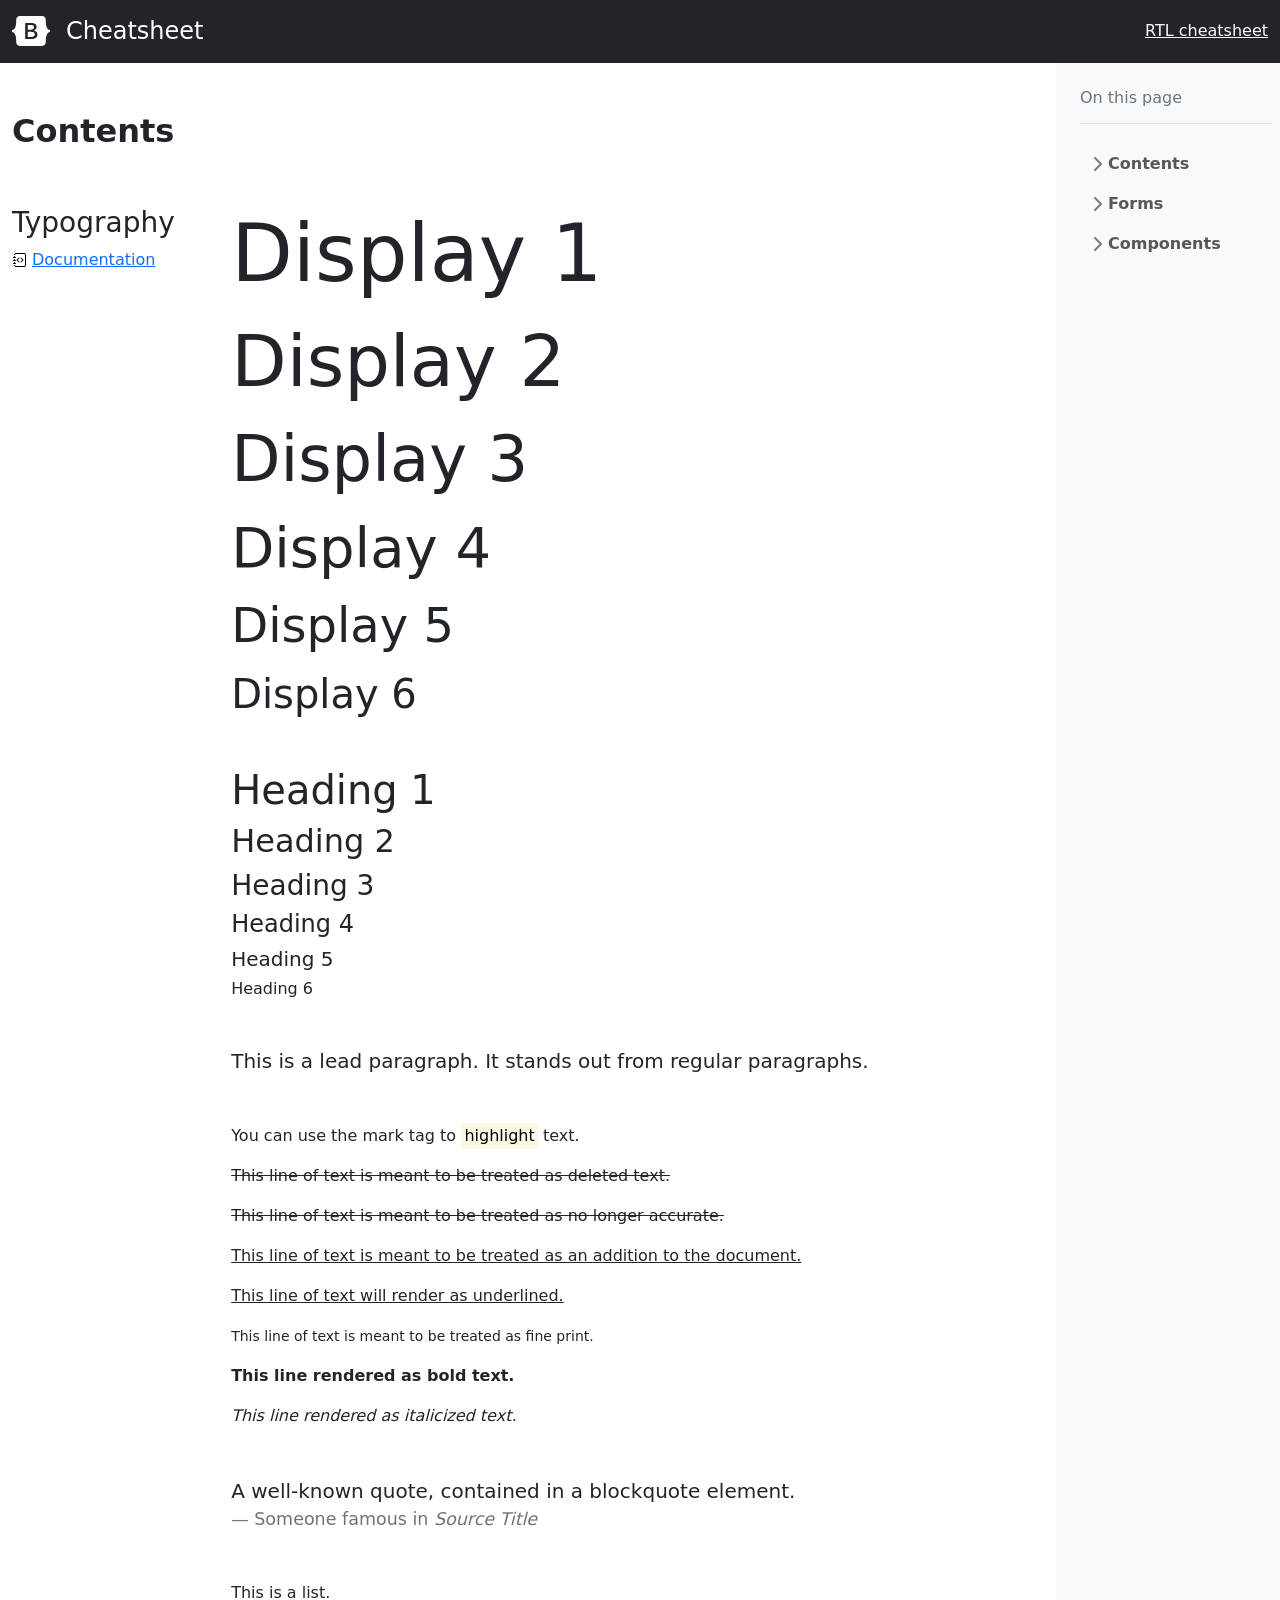
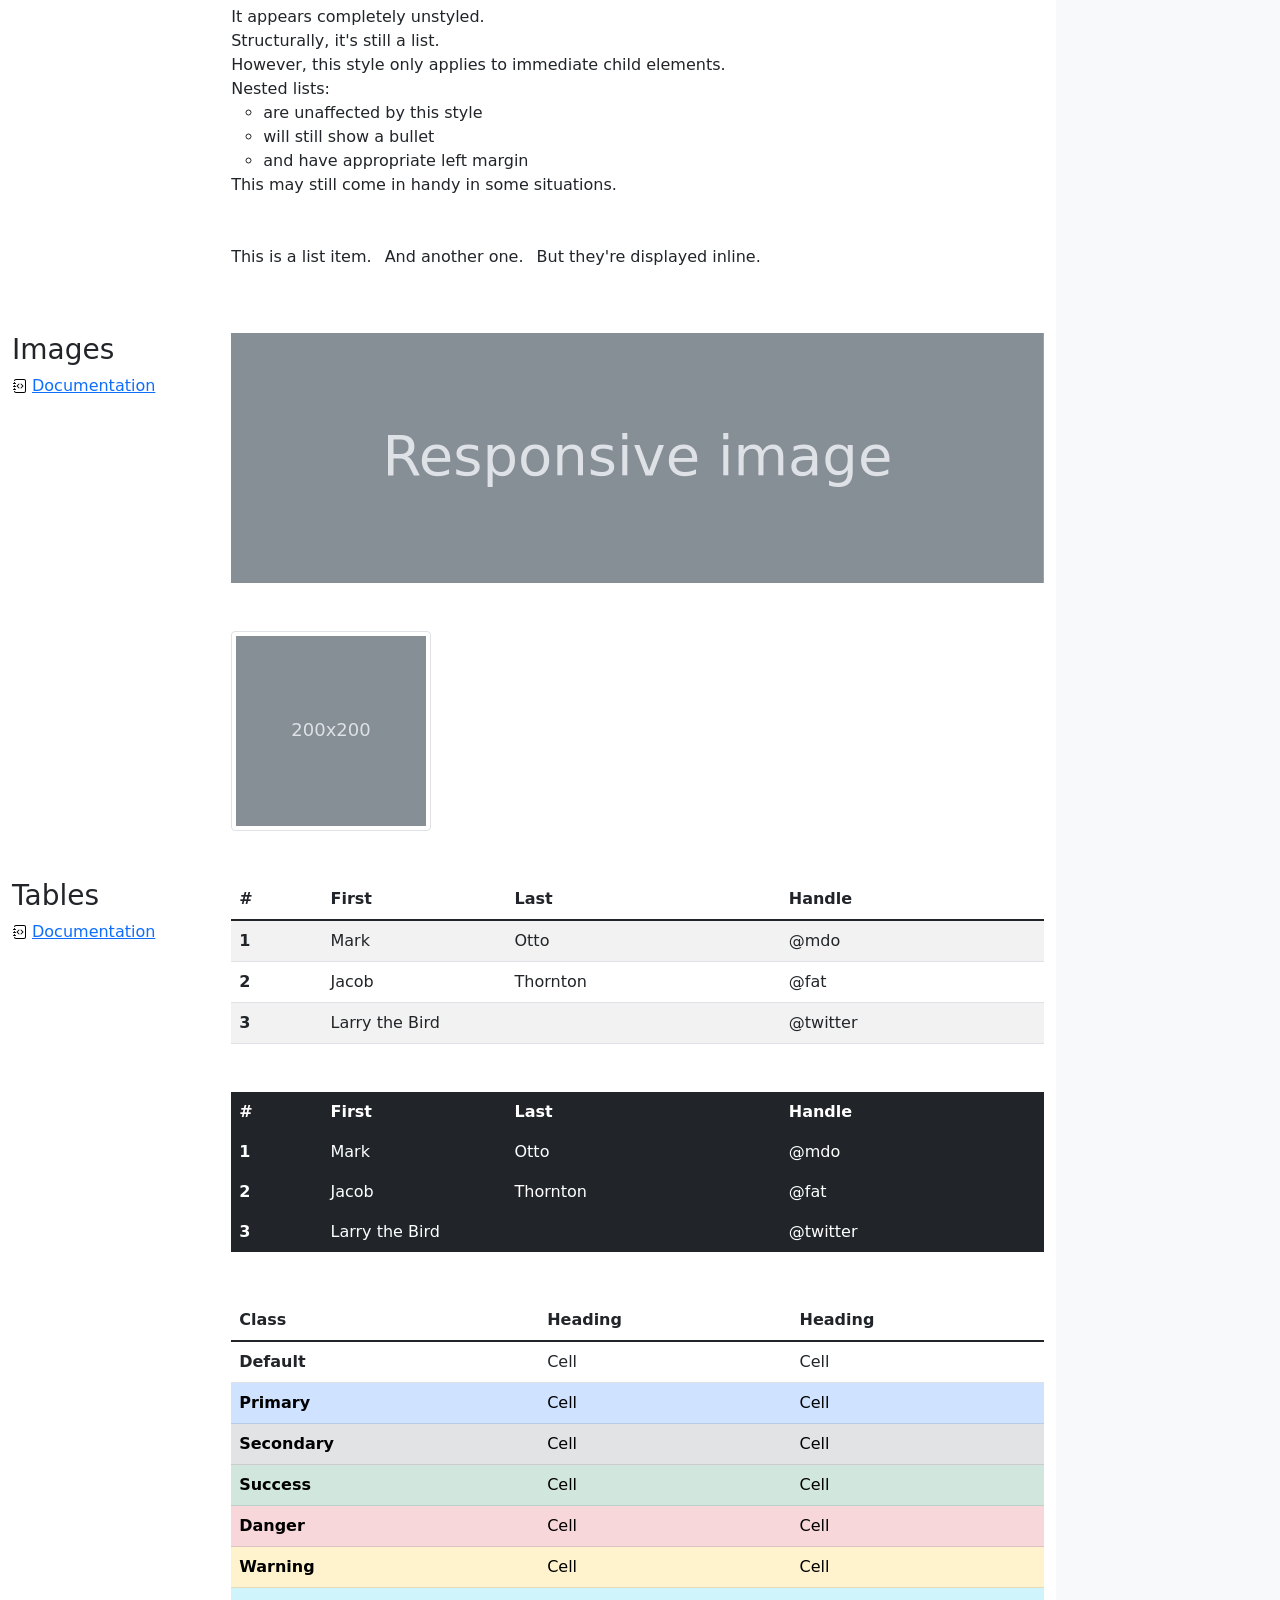
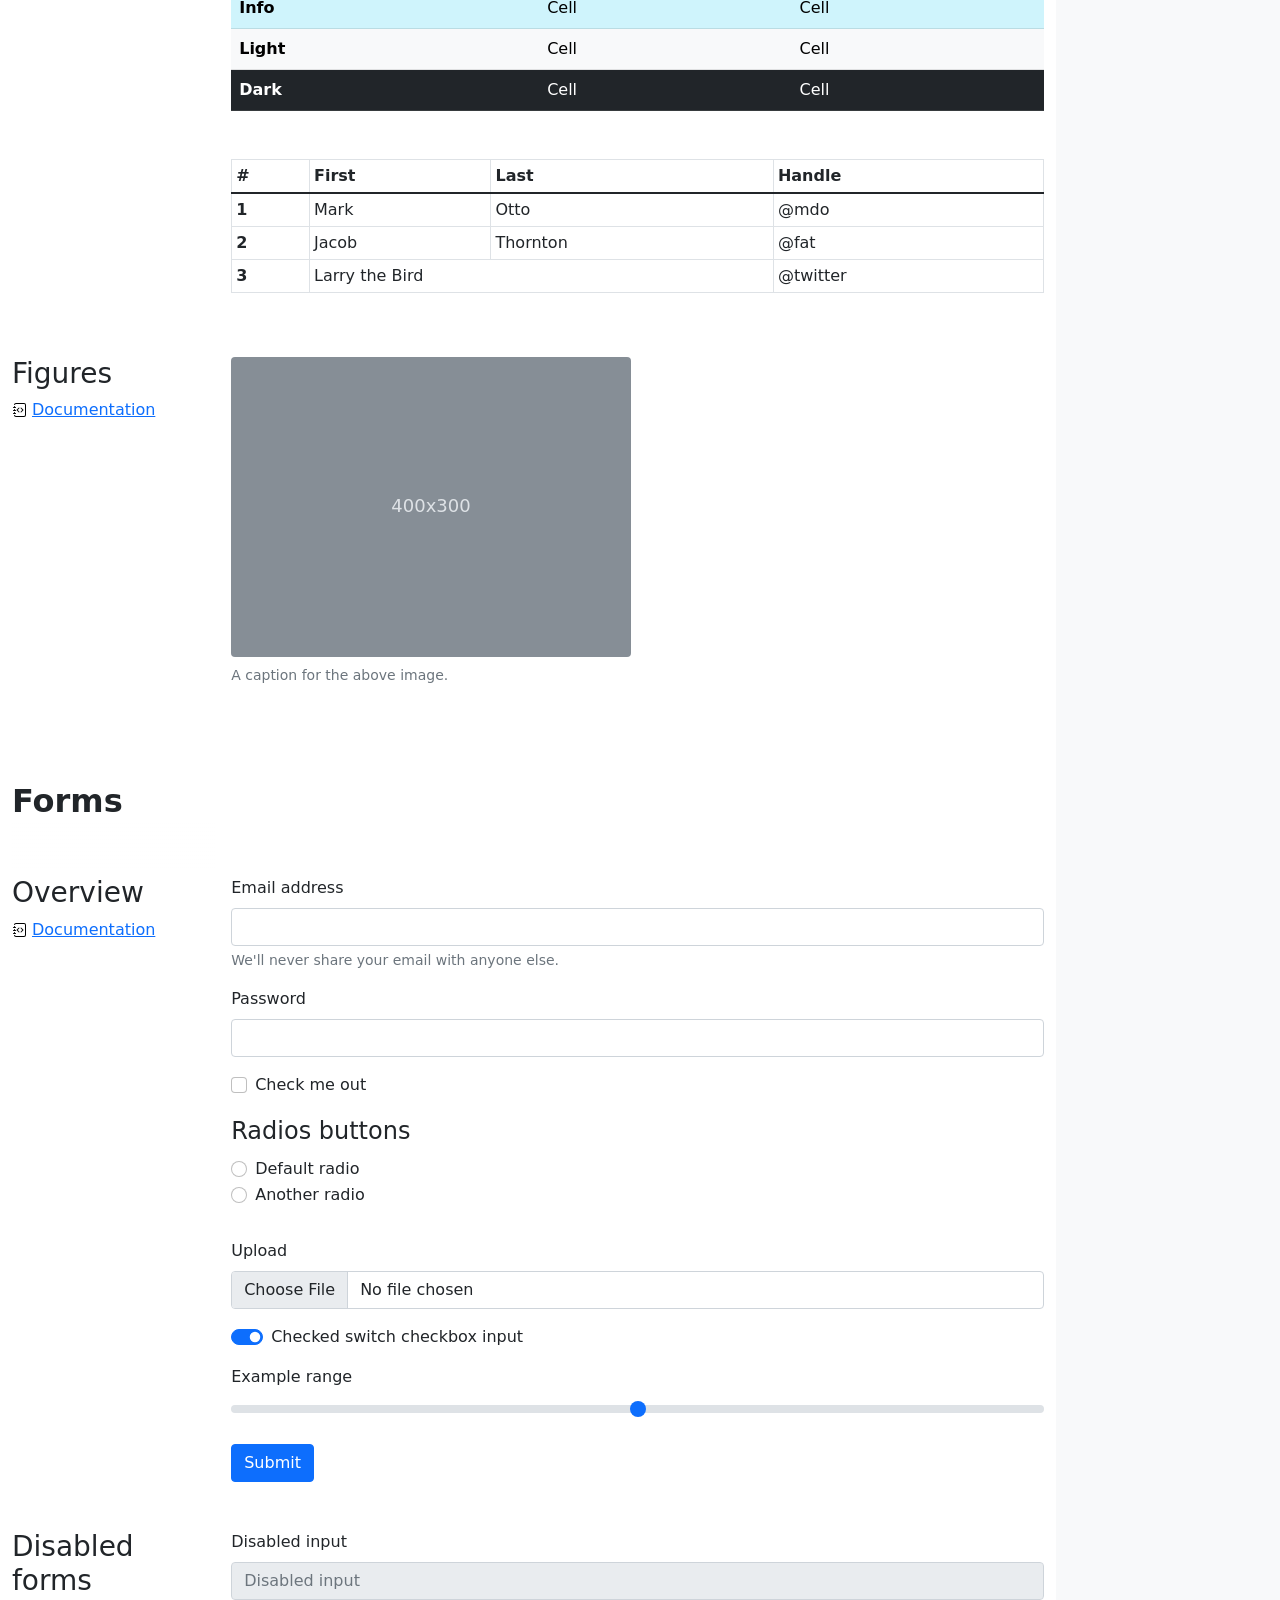
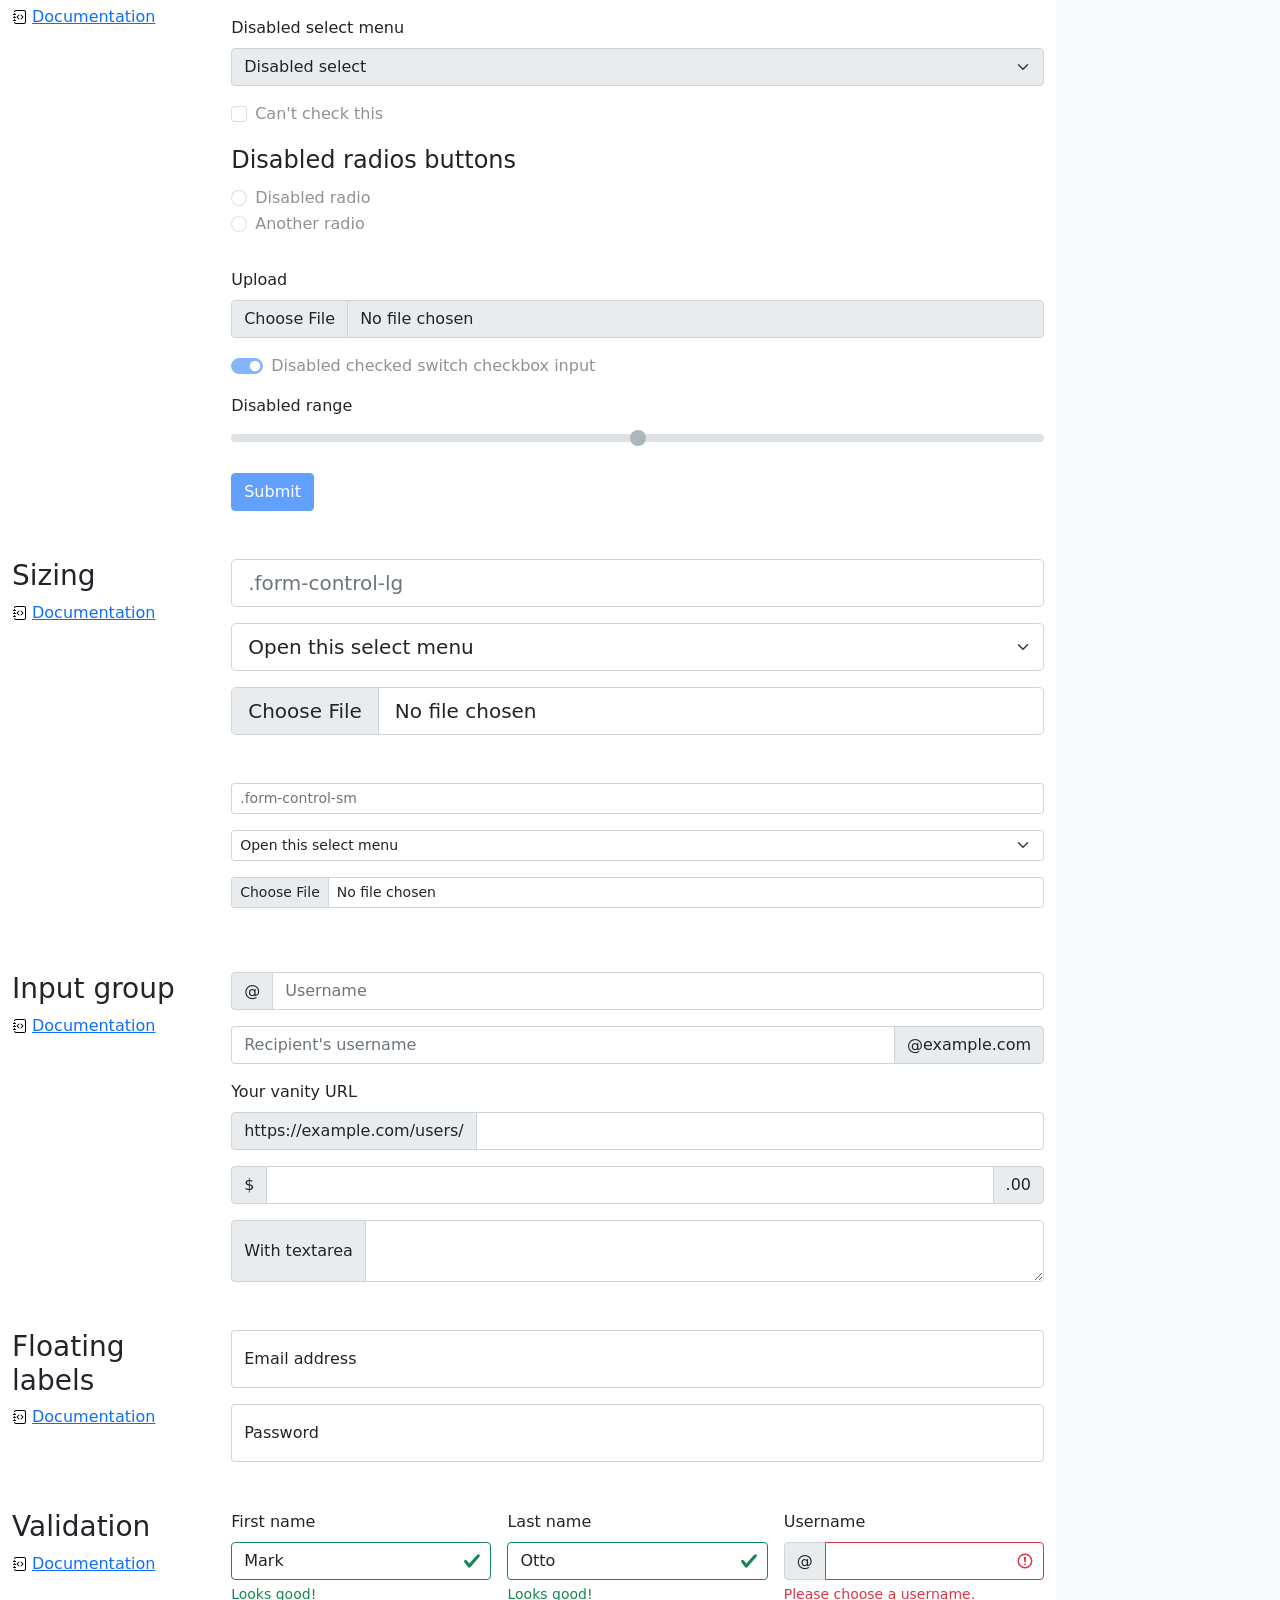
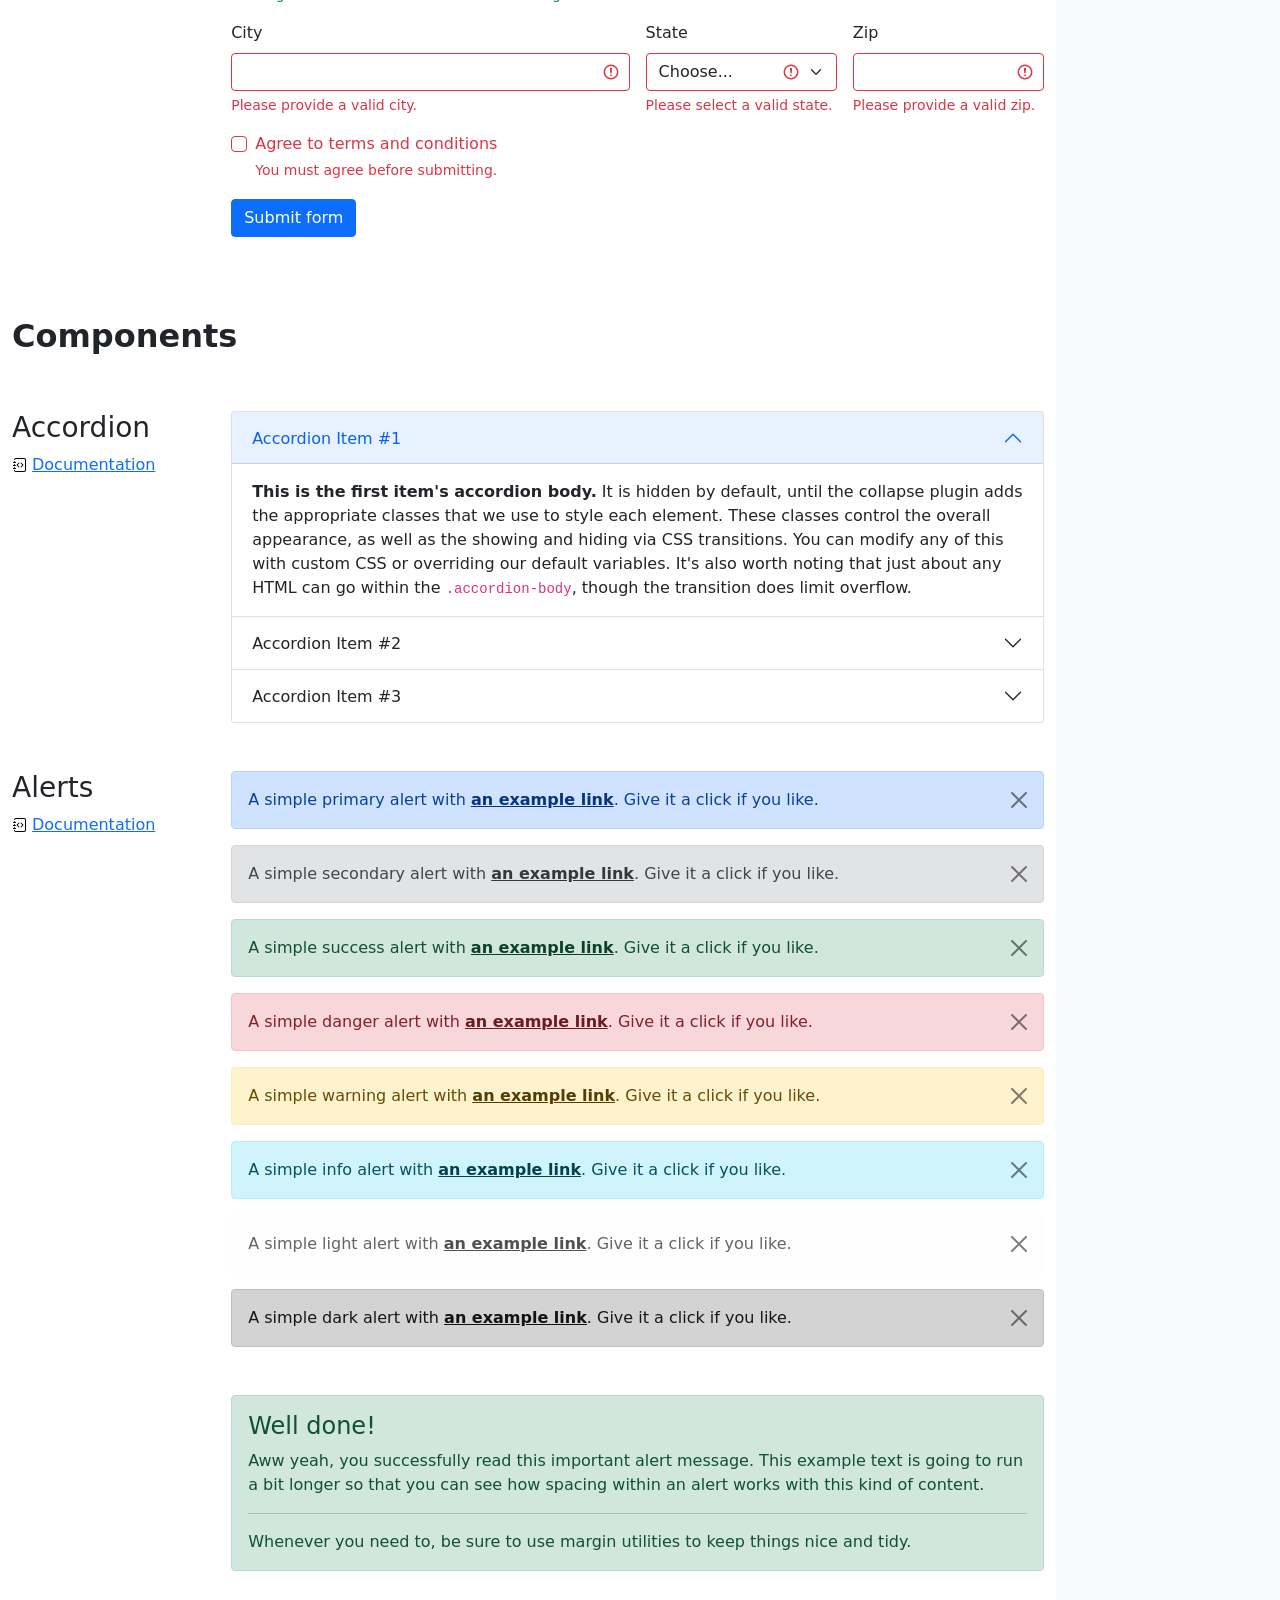
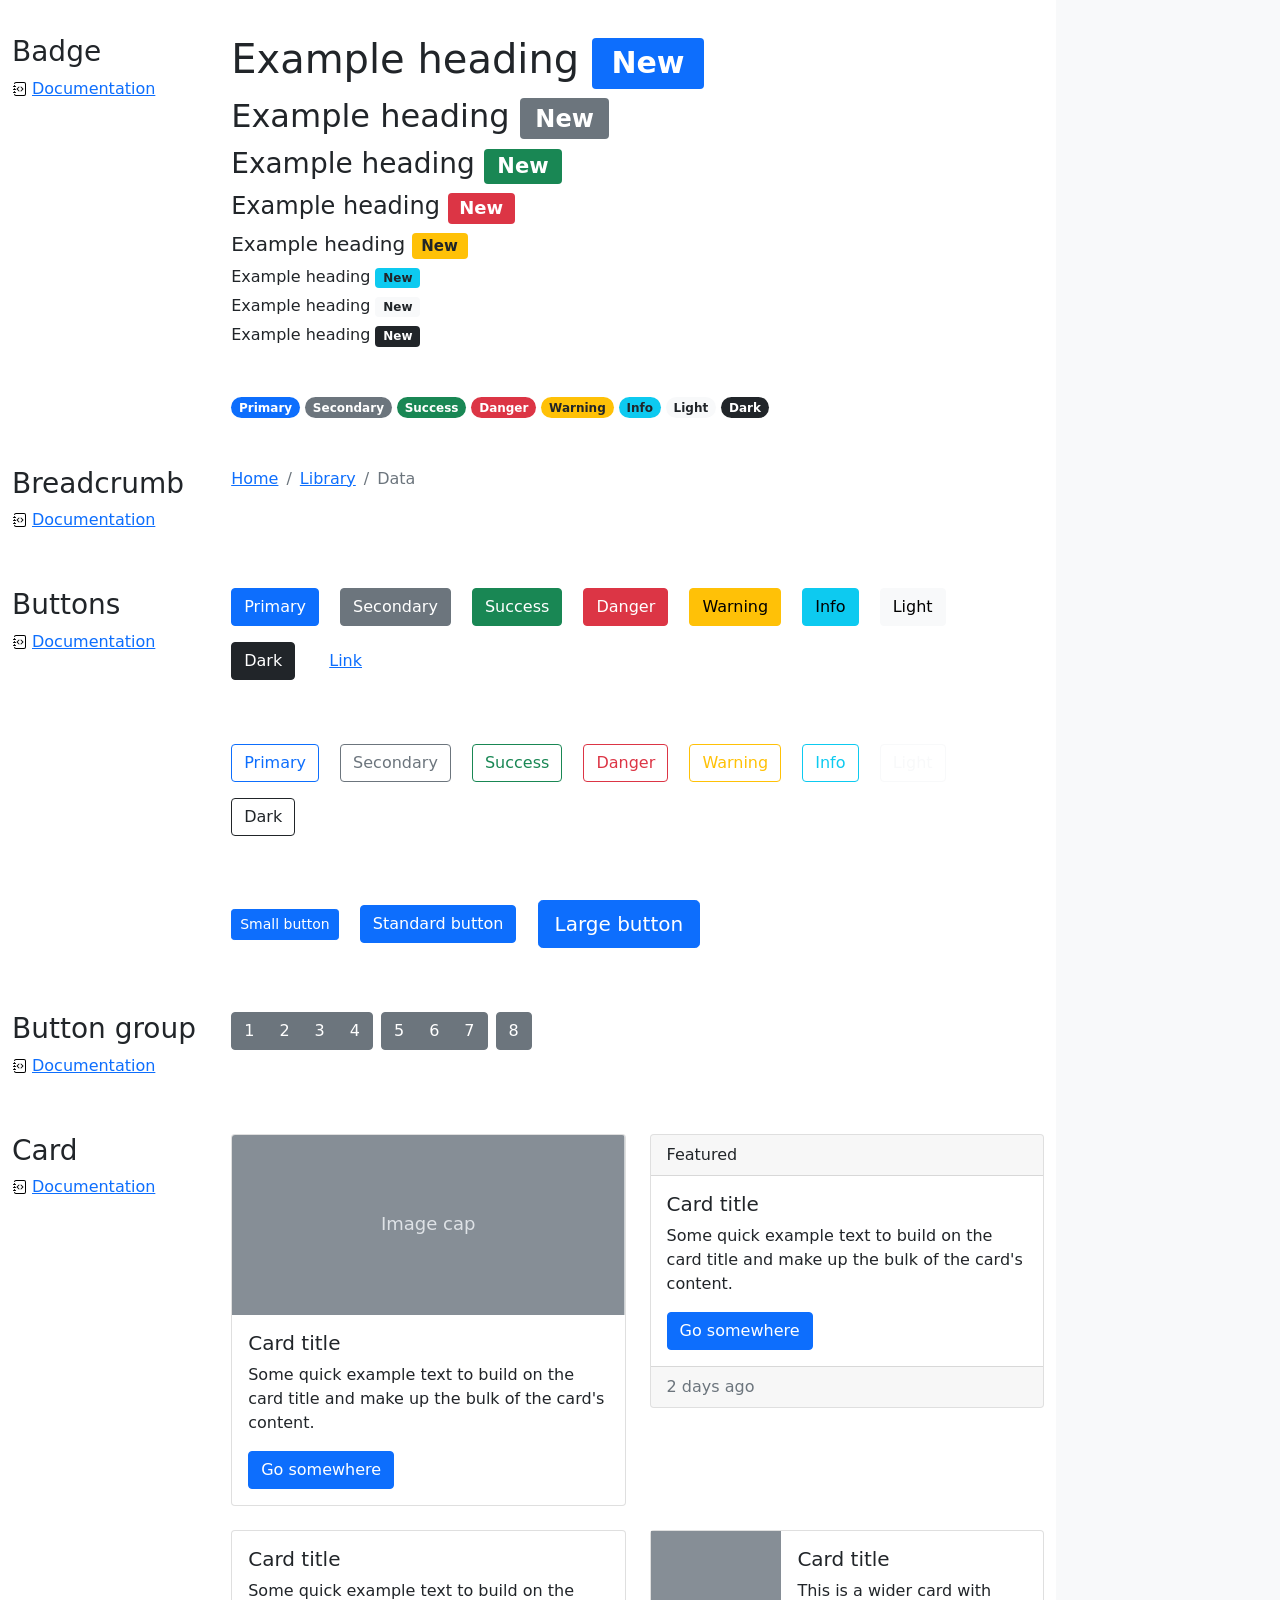
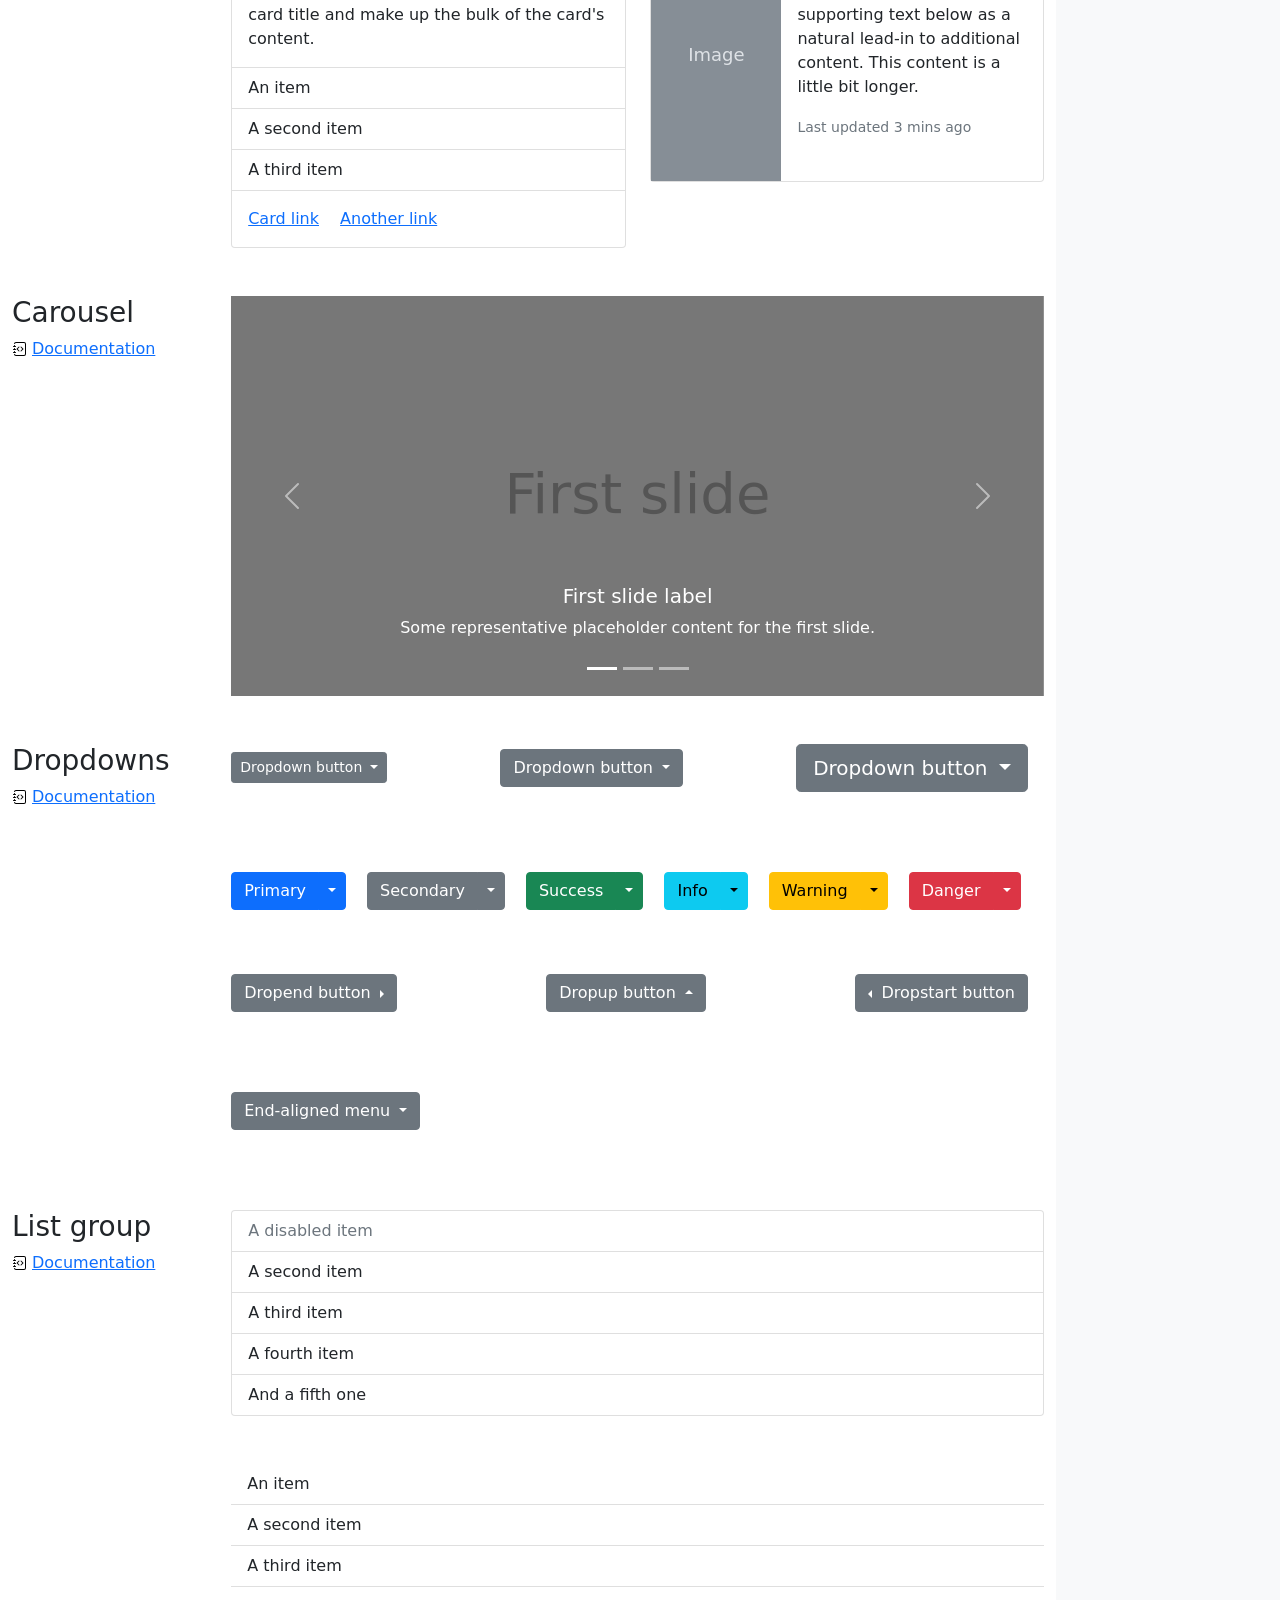
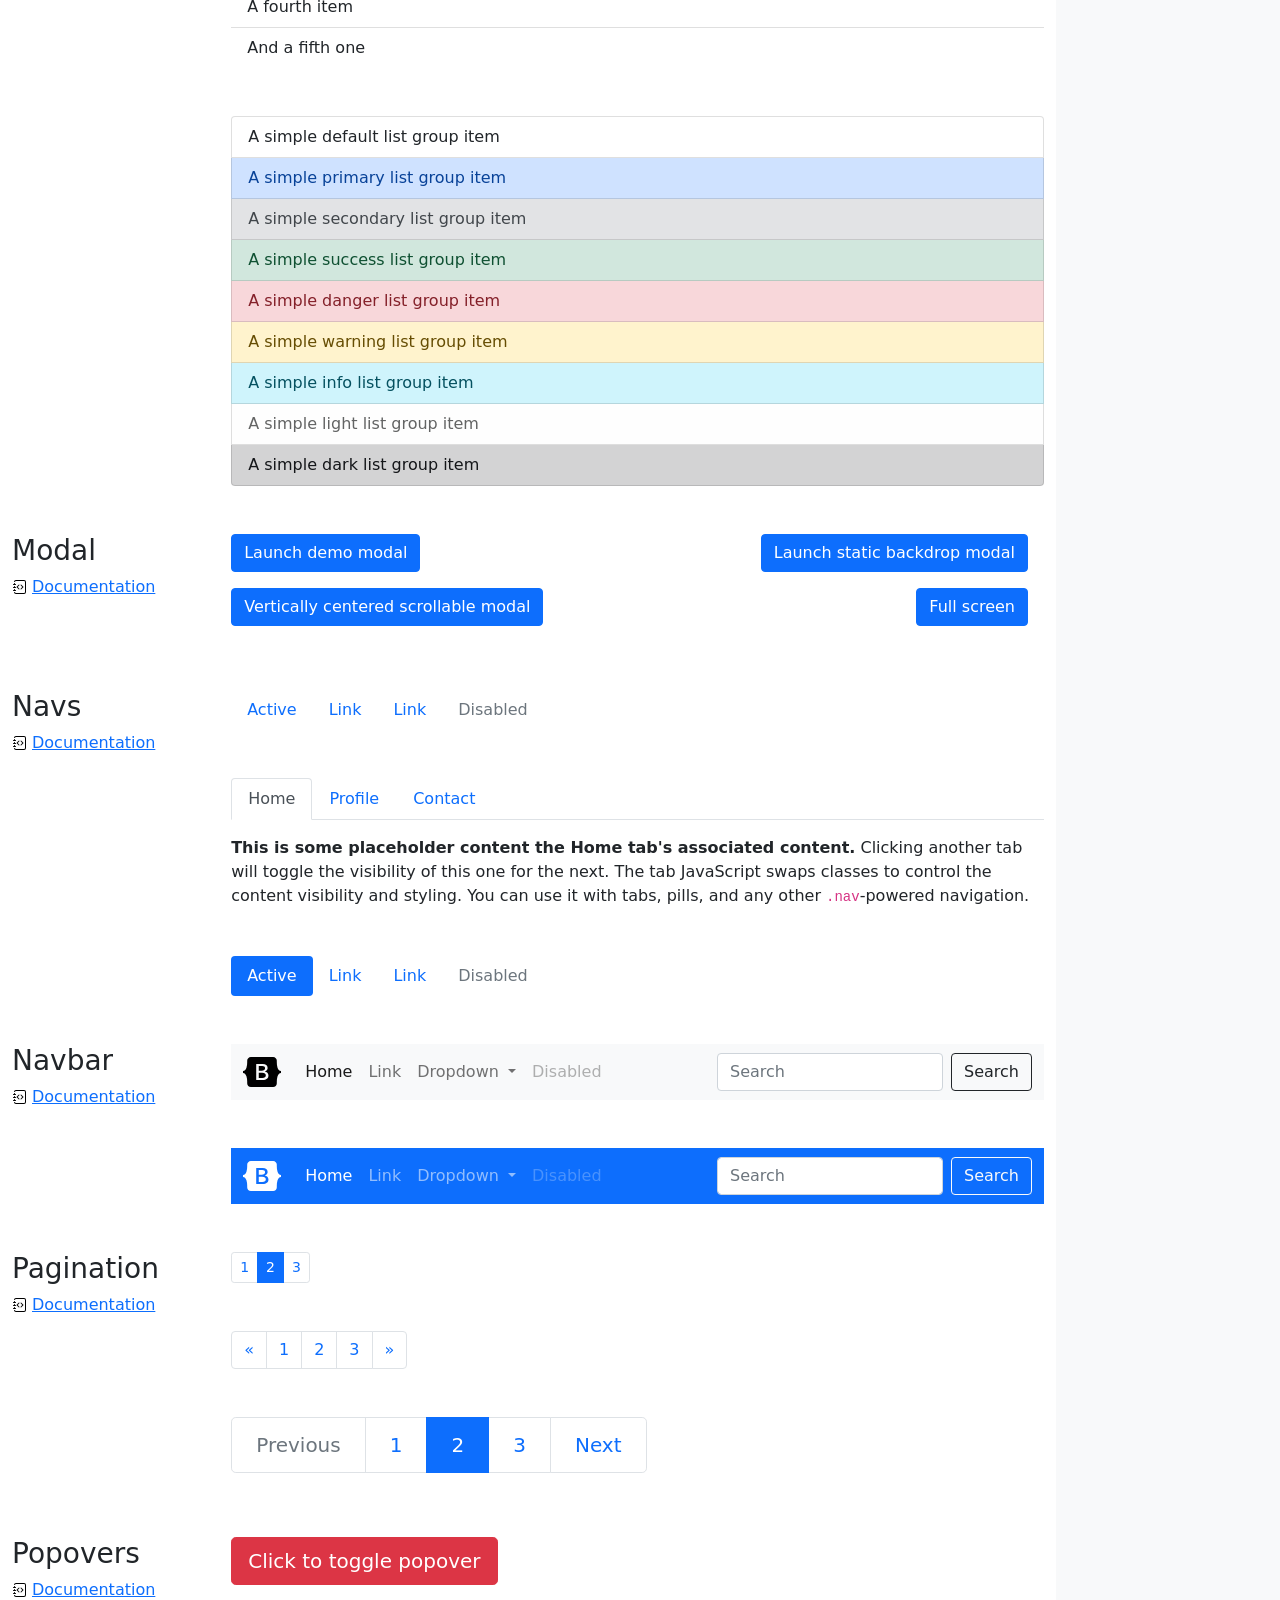
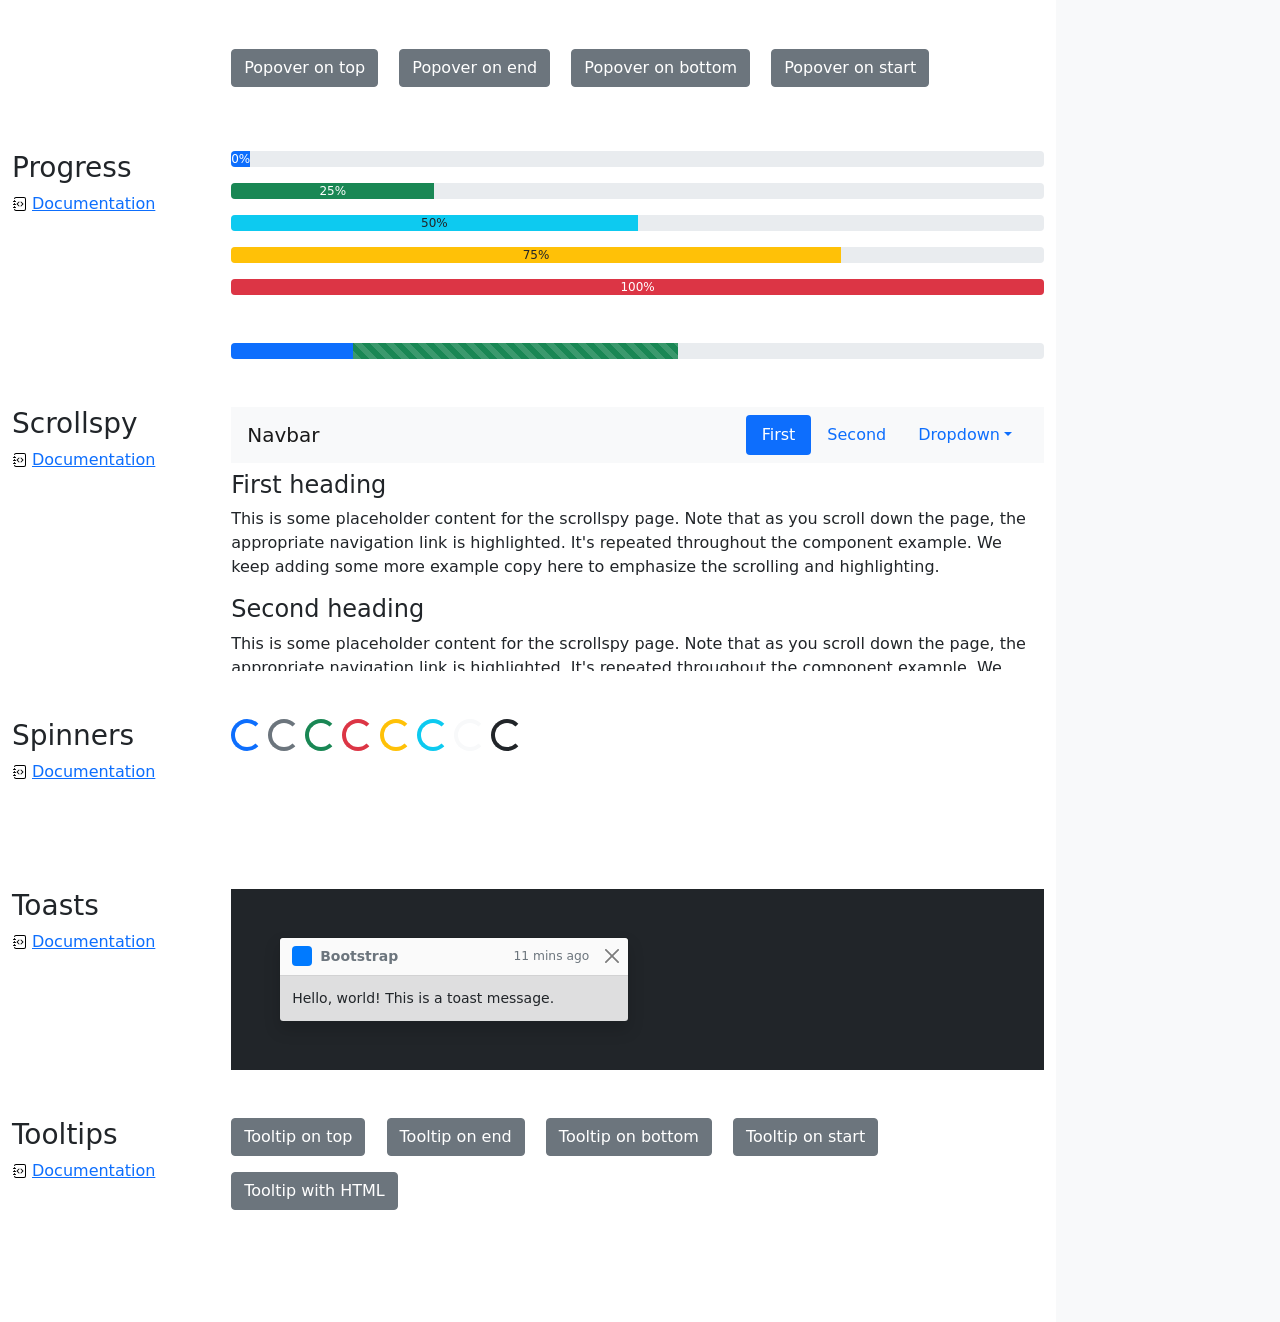
<file: bootstrap-5.1.3-examples/cheatsheet/index.html>
<!doctype html>
<html lang="en">
  <head>
    <meta charset="utf-8">
    <meta name="viewport" content="width=device-width, initial-scale=1">
    <meta name="description" content="">
    <meta name="author" content="Mark Otto, Jacob Thornton, and Bootstrap contributors">
    <meta name="generator" content="Hugo 0.88.1">
    <title>Cheatsheet · Bootstrap v5.1</title>

    <link rel="canonical" href="https://getbootstrap.com/docs/5.1/examples/cheatsheet/">

    

    <!-- Bootstrap core CSS -->
<link href="../assets/dist/css/bootstrap.min.css" rel="stylesheet">

    <style>
      .bd-placeholder-img {
        font-size: 1.125rem;
        text-anchor: middle;
        -webkit-user-select: none;
        -moz-user-select: none;
        user-select: none;
      }

      @media (min-width: 768px) {
        .bd-placeholder-img-lg {
          font-size: 3.5rem;
        }
      }
    </style>

    
    <!-- Custom styles for this template -->
    <link href="cheatsheet.css" rel="stylesheet">
  </head>
  <body class="bg-light">
    
<header class="bd-header bg-dark py-3 d-flex align-items-stretch border-bottom border-dark">
  <div class="container-fluid d-flex align-items-center">
    <h1 class="d-flex align-items-center fs-4 text-white mb-0">
      <img src="../assets/brand/bootstrap-logo-white.svg" width="38" height="30" class="me-3" alt="Bootstrap">
      Cheatsheet
    </h1>
    <a href="../examples/cheatsheet-rtl/" class="ms-auto link-light" hreflang="ar">RTL cheatsheet</a>
  </div>
</header>
<aside class="bd-aside sticky-xl-top text-muted align-self-start mb-3 mb-xl-5 px-2">
  <h2 class="h6 pt-4 pb-3 mb-4 border-bottom">On this page</h2>
  <nav class="small" id="toc">
    <ul class="list-unstyled">
      <li class="my-2">
        <button class="btn d-inline-flex align-items-center collapsed" data-bs-toggle="collapse" aria-expanded="false" data-bs-target="#contents-collapse" aria-controls="contents-collapse">Contents</button>
        <ul class="list-unstyled ps-3 collapse" id="contents-collapse">
          <li><a class="d-inline-flex align-items-center rounded" href="#typography">Typography</a></li>
          <li><a class="d-inline-flex align-items-center rounded" href="#images">Images</a></li>
          <li><a class="d-inline-flex align-items-center rounded" href="#tables">Tables</a></li>
          <li><a class="d-inline-flex align-items-center rounded" href="#figures">Figures</a></li>
        </ul>
      </li>
      <li class="my-2">
        <button class="btn d-inline-flex align-items-center collapsed" data-bs-toggle="collapse" aria-expanded="false" data-bs-target="#forms-collapse" aria-controls="forms-collapse">Forms</button>
        <ul class="list-unstyled ps-3 collapse" id="forms-collapse">
          <li><a class="d-inline-flex align-items-center rounded" href="#overview">Overview</a></li>
          <li><a class="d-inline-flex align-items-center rounded" href="#disabled-forms">Disabled forms</a></li>
          <li><a class="d-inline-flex align-items-center rounded" href="#sizing">Sizing</a></li>
          <li><a class="d-inline-flex align-items-center rounded" href="#input-group">Input group</a></li>
          <li><a class="d-inline-flex align-items-center rounded" href="#floating-labels">Floating labels</a></li>
          <li><a class="d-inline-flex align-items-center rounded" href="#validation">Validation</a></li>
        </ul>
      </li>
      <li class="my-2">
        <button class="btn d-inline-flex align-items-center collapsed" data-bs-toggle="collapse" aria-expanded="false" data-bs-target="#components-collapse" aria-controls="components-collapse">Components</button>
        <ul class="list-unstyled ps-3 collapse" id="components-collapse">
          <li><a class="d-inline-flex align-items-center rounded" href="#accordion">Accordion</a></li>
          <li><a class="d-inline-flex align-items-center rounded" href="#alerts">Alerts</a></li>
          <li><a class="d-inline-flex align-items-center rounded" href="#badge">Badge</a></li>
          <li><a class="d-inline-flex align-items-center rounded" href="#breadcrumb">Breadcrumb</a></li>
          <li><a class="d-inline-flex align-items-center rounded" href="#buttons">Buttons</a></li>
          <li><a class="d-inline-flex align-items-center rounded" href="#button-group">Button group</a></li>
          <li><a class="d-inline-flex align-items-center rounded" href="#card">Card</a></li>
          <li><a class="d-inline-flex align-items-center rounded" href="#carousel">Carousel</a></li>
          <li><a class="d-inline-flex align-items-center rounded" href="#dropdowns">Dropdowns</a></li>
          <li><a class="d-inline-flex align-items-center rounded" href="#list-group">List group</a></li>
          <li><a class="d-inline-flex align-items-center rounded" href="#modal">Modal</a></li>
          <li><a class="d-inline-flex align-items-center rounded" href="#navs">Navs</a></li>
          <li><a class="d-inline-flex align-items-center rounded" href="#navbar">Navbar</a></li>
          <li><a class="d-inline-flex align-items-center rounded" href="#pagination">Pagination</a></li>
          <li><a class="d-inline-flex align-items-center rounded" href="#popovers">Popovers</a></li>
          <li><a class="d-inline-flex align-items-center rounded" href="#progress">Progress</a></li>
          <li><a class="d-inline-flex align-items-center rounded" href="#scrollspy">Scrollspy</a></li>
          <li><a class="d-inline-flex align-items-center rounded" href="#spinners">Spinners</a></li>
          <li><a class="d-inline-flex align-items-center rounded" href="#toasts">Toasts</a></li>
          <li><a class="d-inline-flex align-items-center rounded" href="#tooltips">Tooltips</a></li>
        </ul>
      </li>
    </ul>
  </nav>
</aside>
<div class="bd-cheatsheet container-fluid bg-body">
  <section id="content">
    <h2 class="sticky-xl-top fw-bold pt-3 pt-xl-5 pb-2 pb-xl-3">Contents</h2>

    <article class="my-3" id="typography">
      <div class="bd-heading sticky-xl-top align-self-start mt-5 mb-3 mt-xl-0 mb-xl-2">
        <h3>Typography</h3>
        <a class="d-flex align-items-center" href="../content/typography/">Documentation</a>
      </div>

      <div>
        <div class="bd-example">
        <p class="display-1">Display 1</p>
        <p class="display-2">Display 2</p>
        <p class="display-3">Display 3</p>
        <p class="display-4">Display 4</p>
        <p class="display-5">Display 5</p>
        <p class="display-6">Display 6</p>
        </div>

        <div class="bd-example">
        <p class="h1">Heading 1</p>
        <p class="h2">Heading 2</p>
        <p class="h3">Heading 3</p>
        <p class="h4">Heading 4</p>
        <p class="h5">Heading 5</p>
        <p class="h6">Heading 6</p>
        </div>

        <div class="bd-example">
        <p class="lead">
          This is a lead paragraph. It stands out from regular paragraphs.
        </p>
        </div>

        <div class="bd-example">
        <p>You can use the mark tag to <mark>highlight</mark> text.</p>
        <p><del>This line of text is meant to be treated as deleted text.</del></p>
        <p><s>This line of text is meant to be treated as no longer accurate.</s></p>
        <p><ins>This line of text is meant to be treated as an addition to the document.</ins></p>
        <p><u>This line of text will render as underlined.</u></p>
        <p><small>This line of text is meant to be treated as fine print.</small></p>
        <p><strong>This line rendered as bold text.</strong></p>
        <p><em>This line rendered as italicized text.</em></p>
        </div>

        <div class="bd-example">
        <blockquote class="blockquote">
          <p>A well-known quote, contained in a blockquote element.</p>
          <footer class="blockquote-footer">Someone famous in <cite title="Source Title">Source Title</cite></footer>
        </blockquote>
        </div>

        <div class="bd-example">
        <ul class="list-unstyled">
          <li>This is a list.</li>
          <li>It appears completely unstyled.</li>
          <li>Structurally, it's still a list.</li>
          <li>However, this style only applies to immediate child elements.</li>
          <li>Nested lists:
            <ul>
              <li>are unaffected by this style</li>
              <li>will still show a bullet</li>
              <li>and have appropriate left margin</li>
            </ul>
          </li>
          <li>This may still come in handy in some situations.</li>
        </ul>
        </div>

        <div class="bd-example">
        <ul class="list-inline">
          <li class="list-inline-item">This is a list item.</li>
          <li class="list-inline-item">And another one.</li>
          <li class="list-inline-item">But they're displayed inline.</li>
        </ul>
        </div>
      </div>
    </article>
    <article class="my-3" id="images">
      <div class="bd-heading sticky-xl-top align-self-start mt-5 mb-3 mt-xl-0 mb-xl-2">
        <h3>Images</h3>
        <a class="d-flex align-items-center" href="../content/images/">Documentation</a>
      </div>

      <div>
        <div class="bd-example">
        <svg class="bd-placeholder-img bd-placeholder-img-lg img-fluid" width="100%" height="250" xmlns="http://www.w3.org/2000/svg" role="img" aria-label="Placeholder: Responsive image" preserveAspectRatio="xMidYMid slice" focusable="false"><title>Placeholder</title><rect width="100%" height="100%" fill="#868e96"/><text x="50%" y="50%" fill="#dee2e6" dy=".3em">Responsive image</text></svg>

        </div>

        <div class="bd-example">
        <svg class="bd-placeholder-img img-thumbnail" width="200" height="200" xmlns="http://www.w3.org/2000/svg" role="img" aria-label="A generic square placeholder image with a white border around it, making it resemble a photograph taken with an old instant camera: 200x200" preserveAspectRatio="xMidYMid slice" focusable="false"><title>A generic square placeholder image with a white border around it, making it resemble a photograph taken with an old instant camera</title><rect width="100%" height="100%" fill="#868e96"/><text x="50%" y="50%" fill="#dee2e6" dy=".3em">200x200</text></svg>

        </div>
      </div>
    </article>
    <article class="my-3" id="tables">
      <div class="bd-heading sticky-xl-top align-self-start mt-5 mb-3 mt-xl-0 mb-xl-2">
        <h3>Tables</h3>
        <a class="d-flex align-items-center" href="../content/tables/">Documentation</a>
      </div>

      <div>
        <div class="bd-example">
        <table class="table table-striped">
          <thead>
          <tr>
            <th scope="col">#</th>
            <th scope="col">First</th>
            <th scope="col">Last</th>
            <th scope="col">Handle</th>
          </tr>
          </thead>
          <tbody>
          <tr>
            <th scope="row">1</th>
            <td>Mark</td>
            <td>Otto</td>
            <td>@mdo</td>
          </tr>
          <tr>
            <th scope="row">2</th>
            <td>Jacob</td>
            <td>Thornton</td>
            <td>@fat</td>
          </tr>
          <tr>
            <th scope="row">3</th>
            <td colspan="2">Larry the Bird</td>
            <td>@twitter</td>
          </tr>
          </tbody>
        </table>
        </div>

        <div class="bd-example">
        <table class="table table-dark table-borderless">
          <thead>
          <tr>
            <th scope="col">#</th>
            <th scope="col">First</th>
            <th scope="col">Last</th>
            <th scope="col">Handle</th>
          </tr>
          </thead>
          <tbody>
          <tr>
            <th scope="row">1</th>
            <td>Mark</td>
            <td>Otto</td>
            <td>@mdo</td>
          </tr>
          <tr>
            <th scope="row">2</th>
            <td>Jacob</td>
            <td>Thornton</td>
            <td>@fat</td>
          </tr>
          <tr>
            <th scope="row">3</th>
            <td colspan="2">Larry the Bird</td>
            <td>@twitter</td>
          </tr>
          </tbody>
        </table>
        </div>

        <div class="bd-example">
        <table class="table table-hover">
          <thead>
          <tr>
            <th scope="col">Class</th>
            <th scope="col">Heading</th>
            <th scope="col">Heading</th>
          </tr>
          </thead>
          <tbody>
          <tr>
            <th scope="row">Default</th>
            <td>Cell</td>
            <td>Cell</td>
          </tr>
          
          <tr class="table-primary">
            <th scope="row">Primary</th>
            <td>Cell</td>
            <td>Cell</td>
          </tr>
          <tr class="table-secondary">
            <th scope="row">Secondary</th>
            <td>Cell</td>
            <td>Cell</td>
          </tr>
          <tr class="table-success">
            <th scope="row">Success</th>
            <td>Cell</td>
            <td>Cell</td>
          </tr>
          <tr class="table-danger">
            <th scope="row">Danger</th>
            <td>Cell</td>
            <td>Cell</td>
          </tr>
          <tr class="table-warning">
            <th scope="row">Warning</th>
            <td>Cell</td>
            <td>Cell</td>
          </tr>
          <tr class="table-info">
            <th scope="row">Info</th>
            <td>Cell</td>
            <td>Cell</td>
          </tr>
          <tr class="table-light">
            <th scope="row">Light</th>
            <td>Cell</td>
            <td>Cell</td>
          </tr>
          <tr class="table-dark">
            <th scope="row">Dark</th>
            <td>Cell</td>
            <td>Cell</td>
          </tr>
          </tbody>
        </table>
        </div>

        <div class="bd-example">
        <table class="table table-sm table-bordered">
          <thead>
          <tr>
            <th scope="col">#</th>
            <th scope="col">First</th>
            <th scope="col">Last</th>
            <th scope="col">Handle</th>
          </tr>
          </thead>
          <tbody>
          <tr>
            <th scope="row">1</th>
            <td>Mark</td>
            <td>Otto</td>
            <td>@mdo</td>
          </tr>
          <tr>
            <th scope="row">2</th>
            <td>Jacob</td>
            <td>Thornton</td>
            <td>@fat</td>
          </tr>
          <tr>
            <th scope="row">3</th>
            <td colspan="2">Larry the Bird</td>
            <td>@twitter</td>
          </tr>
          </tbody>
        </table>
        </div>
      </div>
    </article>
    <article class="my-3" id="figures">
      <div class="bd-heading sticky-xl-top align-self-start mt-5 mb-3 mt-xl-0 mb-xl-2">
        <h3>Figures</h3>
        <a class="d-flex align-items-center" href="../content/figures/">Documentation</a>
      </div>

      <div>
        <div class="bd-example">
        <figure class="figure">
          <svg class="bd-placeholder-img figure-img img-fluid rounded" width="400" height="300" xmlns="http://www.w3.org/2000/svg" role="img" aria-label="Placeholder: 400x300" preserveAspectRatio="xMidYMid slice" focusable="false"><title>Placeholder</title><rect width="100%" height="100%" fill="#868e96"/><text x="50%" y="50%" fill="#dee2e6" dy=".3em">400x300</text></svg>

          <figcaption class="figure-caption">A caption for the above image.</figcaption>
        </figure>
        </div>
      </div>
    </article>
  </section>

  <section id="forms">
    <h2 class="sticky-xl-top fw-bold pt-3 pt-xl-5 pb-2 pb-xl-3">Forms</h2>

    <article class="my-3" id="overview">
      <div class="bd-heading sticky-xl-top align-self-start mt-5 mb-3 mt-xl-0 mb-xl-2">
        <h3>Overview</h3>
        <a class="d-flex align-items-center" href="../forms/overview/">Documentation</a>
      </div>

      <div>
        <div class="bd-example">
        <form>
          <div class="mb-3">
            <label for="exampleInputEmail1" class="form-label">Email address</label>
            <input type="email" class="form-control" id="exampleInputEmail1" aria-describedby="emailHelp">
            <div id="emailHelp" class="form-text">We'll never share your email with anyone else.</div>
          </div>
          <div class="mb-3">
            <label for="exampleInputPassword1" class="form-label">Password</label>
            <input type="password" class="form-control" id="exampleInputPassword1">
          </div>
          <div class="mb-3 form-check">
            <input type="checkbox" class="form-check-input" id="exampleCheck1">
            <label class="form-check-label" for="exampleCheck1">Check me out</label>
          </div>
          <fieldset class="mb-3">
            <legend>Radios buttons</legend>
            <div class="form-check">
              <input type="radio" name="radios" class="form-check-input" id="exampleRadio1">
              <label class="form-check-label" for="exampleRadio1">Default radio</label>
            </div>
            <div class="mb-3 form-check">
              <input type="radio" name="radios" class="form-check-input" id="exampleRadio2">
              <label class="form-check-label" for="exampleRadio2">Another radio</label>
            </div>
          </fieldset>
          <div class="mb-3">
            <label class="form-label" for="customFile">Upload</label>
            <input type="file" class="form-control" id="customFile">
          </div>
          <div class="mb-3 form-check form-switch">
            <input class="form-check-input" type="checkbox" role="switch" id="flexSwitchCheckChecked" checked>
            <label class="form-check-label" for="flexSwitchCheckChecked">Checked switch checkbox input</label>
          </div>
          <div class="mb-3">
            <label for="customRange3" class="form-label">Example range</label>
            <input type="range" class="form-range" min="0" max="5" step="0.5" id="customRange3">
          </div>
          <button type="submit" class="btn btn-primary">Submit</button>
        </form>
        </div>
      </div>
    </article>
    <article class="my-3" id="disabled-forms">
      <div class="bd-heading sticky-xl-top align-self-start mt-5 mb-3 mt-xl-0 mb-xl-2">
        <h3>Disabled forms</h3>
        <a class="d-flex align-items-center" href="../forms/overview/#disabled-forms">Documentation</a>
      </div>

      <div>
        <div class="bd-example">
        <form>
          <fieldset disabled aria-label="Disabled fieldset example">
            <div class="mb-3">
              <label for="disabledTextInput" class="form-label">Disabled input</label>
              <input type="text" id="disabledTextInput" class="form-control" placeholder="Disabled input">
            </div>
            <div class="mb-3">
              <label for="disabledSelect" class="form-label">Disabled select menu</label>
              <select id="disabledSelect" class="form-select">
                <option>Disabled select</option>
              </select>
            </div>
            <div class="mb-3">
              <div class="form-check">
                <input class="form-check-input" type="checkbox" id="disabledFieldsetCheck" disabled>
                <label class="form-check-label" for="disabledFieldsetCheck">
                  Can't check this
                </label>
              </div>
            </div>
            <fieldset class="mb-3">
              <legend>Disabled radios buttons</legend>
              <div class="form-check">
                <input type="radio" name="radios" class="form-check-input" id="disabledRadio1" disabled>
                <label class="form-check-label" for="disabledRadio1">Disabled radio</label>
              </div>
              <div class="mb-3 form-check">
                <input type="radio" name="radios" class="form-check-input" id="disabledRadio2" disabled>
                <label class="form-check-label" for="disabledRadio2">Another radio</label>
              </div>
            </fieldset>
            <div class="mb-3">
              <label class="form-label" for="disabledCustomFile">Upload</label>
              <input type="file" class="form-control" id="disabledCustomFile" disabled>
            </div>
            <div class="mb-3 form-check form-switch">
              <input class="form-check-input" type="checkbox" role="switch" id="disabledSwitchCheckChecked" checked disabled>
              <label class="form-check-label" for="disabledSwitchCheckChecked">Disabled checked switch checkbox input</label>
            </div>
            <div class="mb-3">
              <label for="disabledRange" class="form-label">Disabled range</label>
              <input type="range" class="form-range" min="0" max="5" step="0.5" id="disabledRange">
            </div>
            <button type="submit" class="btn btn-primary">Submit</button>
          </fieldset>
        </form>
        </div>
      </div>
    </article>
    <article class="my-3" id="sizing">
      <div class="bd-heading sticky-xl-top align-self-start mt-5 mb-3 mt-xl-0 mb-xl-2">
        <h3>Sizing</h3>
        <a class="d-flex align-items-center" href="../forms/form-control/#sizing">Documentation</a>
      </div>

      <div>
        <div class="bd-example">
        <div class="mb-3">
          <input class="form-control form-control-lg" type="text" placeholder=".form-control-lg" aria-label=".form-control-lg example">
        </div>
        <div class="mb-3">
          <select class="form-select form-select-lg mb-3" aria-label=".form-select-lg example">
            <option selected>Open this select menu</option>
            <option value="1">One</option>
            <option value="2">Two</option>
            <option value="3">Three</option>
          </select>
        </div>
        <div class="mb-3">
          <input type="file" class="form-control form-control-lg" aria-label="Large file input example">
        </div>
        </div>

        <div class="bd-example">
        <div class="mb-3">
          <input class="form-control form-control-sm" type="text" placeholder=".form-control-sm" aria-label=".form-control-sm example">
        </div>
        <div class="mb-3">
          <select class="form-select form-select-sm" aria-label=".form-select-sm example">
            <option selected>Open this select menu</option>
            <option value="1">One</option>
            <option value="2">Two</option>
            <option value="3">Three</option>
          </select>
        </div>
        <div class="mb-3">
          <input type="file" class="form-control form-control-sm" aria-label="Small file input example">
        </div>
        </div>
      </div>
    </article>
    <article class="my-3" id="input-group">
      <div class="bd-heading sticky-xl-top align-self-start mt-5 mb-3 mt-xl-0 mb-xl-2">
        <h3>Input group</h3>
        <a class="d-flex align-items-center" href="../forms/input-group/">Documentation</a>
      </div>

      <div>
        <div class="bd-example">
        <div class="input-group mb-3">
          <span class="input-group-text" id="basic-addon1">@</span>
          <input type="text" class="form-control" placeholder="Username" aria-label="Username" aria-describedby="basic-addon1">
        </div>
        <div class="input-group mb-3">
          <input type="text" class="form-control" placeholder="Recipient's username" aria-label="Recipient's username" aria-describedby="basic-addon2">
          <span class="input-group-text" id="basic-addon2">@example.com</span>
        </div>
        <label for="basic-url" class="form-label">Your vanity URL</label>
        <div class="input-group mb-3">
          <span class="input-group-text" id="basic-addon3">https://example.com/users/</span>
          <input type="text" class="form-control" id="basic-url" aria-describedby="basic-addon3">
        </div>
        <div class="input-group mb-3">
          <span class="input-group-text">$</span>
          <input type="text" class="form-control" aria-label="Amount (to the nearest dollar)">
          <span class="input-group-text">.00</span>
        </div>
        <div class="input-group">
          <span class="input-group-text">With textarea</span>
          <textarea class="form-control" aria-label="With textarea"></textarea>
        </div>
        </div>
      </div>
    </article>
    <article class="my-3" id="floating-labels">
      <div class="bd-heading sticky-xl-top align-self-start mt-5 mb-3 mt-xl-0 mb-xl-2">
        <h3>Floating labels</h3>
        <a class="d-flex align-items-center" href="../forms/floating-labels/">Documentation</a>
      </div>

      <div>
        <div class="bd-example">
        <form>
          <div class="form-floating mb-3">
            <input type="email" class="form-control" id="floatingInput" placeholder="name@example.com">
            <label for="floatingInput">Email address</label>
          </div>
          <div class="form-floating">
            <input type="password" class="form-control" id="floatingPassword" placeholder="Password">
            <label for="floatingPassword">Password</label>
          </div>
        </form>
        </div>
      </div>
    </article>
    <article class="my-3" id="validation">
      <div class="bd-heading sticky-xl-top align-self-start mt-5 mb-3 mt-xl-0 mb-xl-2">
        <h3>Validation</h3>
        <a class="d-flex align-items-center" href="../forms/validation/">Documentation</a>
      </div>

      <div>
        <div class="bd-example">
        <form class="row g-3">
          <div class="col-md-4">
            <label for="validationServer01" class="form-label">First name</label>
            <input type="text" class="form-control is-valid" id="validationServer01" value="Mark" required>
            <div class="valid-feedback">
              Looks good!
            </div>
          </div>
          <div class="col-md-4">
            <label for="validationServer02" class="form-label">Last name</label>
            <input type="text" class="form-control is-valid" id="validationServer02" value="Otto" required>
            <div class="valid-feedback">
              Looks good!
            </div>
          </div>
          <div class="col-md-4">
            <label for="validationServerUsername" class="form-label">Username</label>
            <div class="input-group has-validation">
              <span class="input-group-text" id="inputGroupPrepend3">@</span>
              <input type="text" class="form-control is-invalid" id="validationServerUsername" aria-describedby="inputGroupPrepend3" required>
              <div class="invalid-feedback">
                Please choose a username.
              </div>
            </div>
          </div>
          <div class="col-md-6">
            <label for="validationServer03" class="form-label">City</label>
            <input type="text" class="form-control is-invalid" id="validationServer03" required>
            <div class="invalid-feedback">
              Please provide a valid city.
            </div>
          </div>
          <div class="col-md-3">
            <label for="validationServer04" class="form-label">State</label>
            <select class="form-select is-invalid" id="validationServer04" required>
              <option selected disabled value="">Choose...</option>
              <option>...</option>
            </select>
            <div class="invalid-feedback">
              Please select a valid state.
            </div>
          </div>
          <div class="col-md-3">
            <label for="validationServer05" class="form-label">Zip</label>
            <input type="text" class="form-control is-invalid" id="validationServer05" required>
            <div class="invalid-feedback">
              Please provide a valid zip.
            </div>
          </div>
          <div class="col-12">
            <div class="form-check">
              <input class="form-check-input is-invalid" type="checkbox" value="" id="invalidCheck3" required>
              <label class="form-check-label" for="invalidCheck3">
                Agree to terms and conditions
              </label>
              <div class="invalid-feedback">
                You must agree before submitting.
              </div>
            </div>
          </div>
          <div class="col-12">
            <button class="btn btn-primary" type="submit">Submit form</button>
          </div>
        </form>
        </div>
      </div>
    </article>
  </section>

  <section id="components">
    <h2 class="sticky-xl-top fw-bold pt-3 pt-xl-5 pb-2 pb-xl-3">Components</h2>

    <article class="my-3" id="accordion">
      <div class="bd-heading sticky-xl-top align-self-start mt-5 mb-3 mt-xl-0 mb-xl-2">
        <h3>Accordion</h3>
        <a class="d-flex align-items-center" href="../components/accordion/">Documentation</a>
      </div>

      <div>
        <div class="bd-example">
        <div class="accordion" id="accordionExample">
          <div class="accordion-item">
            <h4 class="accordion-header" id="headingOne">
              <button class="accordion-button" type="button" data-bs-toggle="collapse" data-bs-target="#collapseOne" aria-expanded="true" aria-controls="collapseOne">
                Accordion Item #1
              </button>
            </h4>
            <div id="collapseOne" class="accordion-collapse collapse show" aria-labelledby="headingOne" data-bs-parent="#accordionExample">
              <div class="accordion-body">
                <strong>This is the first item's accordion body.</strong> It is hidden by default, until the collapse plugin adds the appropriate classes that we use to style each element. These classes control the overall appearance, as well as the showing and hiding via CSS transitions. You can modify any of this with custom CSS or overriding our default variables. It's also worth noting that just about any HTML can go within the <code>.accordion-body</code>, though the transition does limit overflow.
              </div>
            </div>
          </div>
          <div class="accordion-item">
            <h4 class="accordion-header" id="headingTwo">
              <button class="accordion-button collapsed" type="button" data-bs-toggle="collapse" data-bs-target="#collapseTwo" aria-expanded="false" aria-controls="collapseTwo">
                Accordion Item #2
              </button>
            </h4>
            <div id="collapseTwo" class="accordion-collapse collapse" aria-labelledby="headingTwo" data-bs-parent="#accordionExample">
              <div class="accordion-body">
                <strong>This is the second item's accordion body.</strong> It is hidden by default, until the collapse plugin adds the appropriate classes that we use to style each element. These classes control the overall appearance, as well as the showing and hiding via CSS transitions. You can modify any of this with custom CSS or overriding our default variables. It's also worth noting that just about any HTML can go within the <code>.accordion-body</code>, though the transition does limit overflow.
              </div>
            </div>
          </div>
          <div class="accordion-item">
            <h4 class="accordion-header" id="headingThree">
              <button class="accordion-button collapsed" type="button" data-bs-toggle="collapse" data-bs-target="#collapseThree" aria-expanded="false" aria-controls="collapseThree">
                Accordion Item #3
              </button>
            </h4>
            <div id="collapseThree" class="accordion-collapse collapse" aria-labelledby="headingThree" data-bs-parent="#accordionExample">
              <div class="accordion-body">
                <strong>This is the third item's accordion body.</strong> It is hidden by default, until the collapse plugin adds the appropriate classes that we use to style each element. These classes control the overall appearance, as well as the showing and hiding via CSS transitions. You can modify any of this with custom CSS or overriding our default variables. It's also worth noting that just about any HTML can go within the <code>.accordion-body</code>, though the transition does limit overflow.
              </div>
            </div>
          </div>
        </div>
        </div>
      </div>
    </article>
    <article class="my-3" id="alerts">
      <div class="bd-heading sticky-xl-top align-self-start mt-5 mb-3 mt-xl-0 mb-xl-2">
        <h3>Alerts</h3>
        <a class="d-flex align-items-center" href="../components/alerts/">Documentation</a>
      </div>

      <div>
        <div class="bd-example">
        
        <div class="alert alert-primary alert-dismissible fade show" role="alert">
          A simple primary alert with <a href="#" class="alert-link">an example link</a>. Give it a click if you like.
          <button type="button" class="btn-close" data-bs-dismiss="alert" aria-label="Close"></button>
        </div>
        <div class="alert alert-secondary alert-dismissible fade show" role="alert">
          A simple secondary alert with <a href="#" class="alert-link">an example link</a>. Give it a click if you like.
          <button type="button" class="btn-close" data-bs-dismiss="alert" aria-label="Close"></button>
        </div>
        <div class="alert alert-success alert-dismissible fade show" role="alert">
          A simple success alert with <a href="#" class="alert-link">an example link</a>. Give it a click if you like.
          <button type="button" class="btn-close" data-bs-dismiss="alert" aria-label="Close"></button>
        </div>
        <div class="alert alert-danger alert-dismissible fade show" role="alert">
          A simple danger alert with <a href="#" class="alert-link">an example link</a>. Give it a click if you like.
          <button type="button" class="btn-close" data-bs-dismiss="alert" aria-label="Close"></button>
        </div>
        <div class="alert alert-warning alert-dismissible fade show" role="alert">
          A simple warning alert with <a href="#" class="alert-link">an example link</a>. Give it a click if you like.
          <button type="button" class="btn-close" data-bs-dismiss="alert" aria-label="Close"></button>
        </div>
        <div class="alert alert-info alert-dismissible fade show" role="alert">
          A simple info alert with <a href="#" class="alert-link">an example link</a>. Give it a click if you like.
          <button type="button" class="btn-close" data-bs-dismiss="alert" aria-label="Close"></button>
        </div>
        <div class="alert alert-light alert-dismissible fade show" role="alert">
          A simple light alert with <a href="#" class="alert-link">an example link</a>. Give it a click if you like.
          <button type="button" class="btn-close" data-bs-dismiss="alert" aria-label="Close"></button>
        </div>
        <div class="alert alert-dark alert-dismissible fade show" role="alert">
          A simple dark alert with <a href="#" class="alert-link">an example link</a>. Give it a click if you like.
          <button type="button" class="btn-close" data-bs-dismiss="alert" aria-label="Close"></button>
        </div>
        </div>

        <div class="bd-example">
        <div class="alert alert-success" role="alert">
          <h4 class="alert-heading">Well done!</h4>
          <p>Aww yeah, you successfully read this important alert message. This example text is going to run a bit longer so that you can see how spacing within an alert works with this kind of content.</p>
          <hr>
          <p class="mb-0">Whenever you need to, be sure to use margin utilities to keep things nice and tidy.</p>
        </div>
        </div>
      </div>
    </article>
    <article class="my-3" id="badge">
      <div class="bd-heading sticky-xl-top align-self-start mt-5 mb-3 mt-xl-0 mb-xl-2">
        <h3>Badge</h3>
        <a class="d-flex align-items-center" href="../components/badge/">Documentation</a>
      </div>

      <div>
        <div class="bd-example">
        <p class="h1">Example heading <span class="badge bg-primary">New</span></p>
        <p class="h2">Example heading <span class="badge bg-secondary">New</span></p>
        <p class="h3">Example heading <span class="badge bg-success">New</span></p>
        <p class="h4">Example heading <span class="badge bg-danger">New</span></p>
        <p class="h5">Example heading <span class="badge bg-warning text-dark">New</span></p>
        <p class="h6">Example heading <span class="badge bg-info text-dark">New</span></p>
        <p class="h6">Example heading <span class="badge bg-light text-dark">New</span></p>
        <p class="h6">Example heading <span class="badge bg-dark">New</span></p>
        </div>

        <div class="bd-example">
        
        <span class="badge rounded-pill bg-primary">Primary</span>
        <span class="badge rounded-pill bg-secondary">Secondary</span>
        <span class="badge rounded-pill bg-success">Success</span>
        <span class="badge rounded-pill bg-danger">Danger</span>
        <span class="badge rounded-pill bg-warning text-dark">Warning</span>
        <span class="badge rounded-pill bg-info text-dark">Info</span>
        <span class="badge rounded-pill bg-light text-dark">Light</span>
        <span class="badge rounded-pill bg-dark">Dark</span>
        </div>
      </div>
    </article>
    <article class="my-3" id="breadcrumb">
      <div class="bd-heading sticky-xl-top align-self-start mt-5 mb-3 mt-xl-0 mb-xl-2">
        <h3>Breadcrumb</h3>
        <a class="d-flex align-items-center" href="../components/breadcrumb/">Documentation</a>
      </div>

      <div>
        <div class="bd-example">
        <nav aria-label="breadcrumb">
          <ol class="breadcrumb">
            <li class="breadcrumb-item"><a href="#">Home</a></li>
            <li class="breadcrumb-item"><a href="#">Library</a></li>
            <li class="breadcrumb-item active" aria-current="page">Data</li>
          </ol>
        </nav>
        </div>
      </div>
    </article>
    <article class="my-3" id="buttons">
      <div class="bd-heading sticky-xl-top align-self-start mt-5 mb-3 mt-xl-0 mb-xl-2">
        <h3>Buttons</h3>
        <a class="d-flex align-items-center" href="../components/buttons/">Documentation</a>
      </div>

      <div>
        <div class="bd-example">
        
        <button type="button" class="btn btn-primary">Primary</button>
        <button type="button" class="btn btn-secondary">Secondary</button>
        <button type="button" class="btn btn-success">Success</button>
        <button type="button" class="btn btn-danger">Danger</button>
        <button type="button" class="btn btn-warning">Warning</button>
        <button type="button" class="btn btn-info">Info</button>
        <button type="button" class="btn btn-light">Light</button>
        <button type="button" class="btn btn-dark">Dark</button>

        <button type="button" class="btn btn-link">Link</button>
        </div>

        <div class="bd-example">
        
        <button type="button" class="btn btn-outline-primary">Primary</button>
        <button type="button" class="btn btn-outline-secondary">Secondary</button>
        <button type="button" class="btn btn-outline-success">Success</button>
        <button type="button" class="btn btn-outline-danger">Danger</button>
        <button type="button" class="btn btn-outline-warning">Warning</button>
        <button type="button" class="btn btn-outline-info">Info</button>
        <button type="button" class="btn btn-outline-light">Light</button>
        <button type="button" class="btn btn-outline-dark">Dark</button>
        </div>

        <div class="bd-example">
        <button type="button" class="btn btn-primary btn-sm">Small button</button>
        <button type="button" class="btn btn-primary">Standard button</button>
        <button type="button" class="btn btn-primary btn-lg">Large button</button>
        </div>
      </div>
    </article>
    <article class="my-3" id="button-group">
      <div class="bd-heading sticky-xl-top align-self-start mt-5 mb-3 mt-xl-0 mb-xl-2">
        <h3>Button group</h3>
        <a class="d-flex align-items-center" href="../components/button-group/">Documentation</a>
      </div>

      <div>
        <div class="bd-example">
        <div class="btn-toolbar" role="toolbar" aria-label="Toolbar with button groups">
          <div class="btn-group me-2" role="group" aria-label="First group">
            <button type="button" class="btn btn-secondary">1</button>
            <button type="button" class="btn btn-secondary">2</button>
            <button type="button" class="btn btn-secondary">3</button>
            <button type="button" class="btn btn-secondary">4</button>
          </div>
          <div class="btn-group me-2" role="group" aria-label="Second group">
            <button type="button" class="btn btn-secondary">5</button>
            <button type="button" class="btn btn-secondary">6</button>
            <button type="button" class="btn btn-secondary">7</button>
          </div>
          <div class="btn-group" role="group" aria-label="Third group">
            <button type="button" class="btn btn-secondary">8</button>
          </div>
        </div>
        </div>
      </div>
    </article>
    <article class="my-3" id="card">
      <div class="bd-heading sticky-xl-top align-self-start mt-5 mb-3 mt-xl-0 mb-xl-2">
        <h3>Card</h3>
        <a class="d-flex align-items-center" href="../components/card/">Documentation</a>
      </div>

      <div>
        <div class="bd-example">
        <div class="row  row-cols-1 row-cols-md-2 g-4">
          <div class="col">
            <div class="card">
              <svg class="bd-placeholder-img card-img-top" width="100%" height="180" xmlns="http://www.w3.org/2000/svg" role="img" aria-label="Placeholder: Image cap" preserveAspectRatio="xMidYMid slice" focusable="false"><title>Placeholder</title><rect width="100%" height="100%" fill="#868e96"/><text x="50%" y="50%" fill="#dee2e6" dy=".3em">Image cap</text></svg>

              <div class="card-body">
                <h5 class="card-title">Card title</h5>
                <p class="card-text">Some quick example text to build on the card title and make up the bulk of the card's content.</p>
                <a href="#" class="btn btn-primary">Go somewhere</a>
              </div>
            </div>
          </div>
          <div class="col">
            <div class="card">
              <div class="card-header">
                Featured
              </div>
              <div class="card-body">
                <h5 class="card-title">Card title</h5>
                <p class="card-text">Some quick example text to build on the card title and make up the bulk of the card's content.</p>
                <a href="#" class="btn btn-primary">Go somewhere</a>
              </div>
              <div class="card-footer text-muted">
                2 days ago
              </div>
            </div>
          </div>
          <div class="col">
            <div class="card">
              <div class="card-body">
                <h5 class="card-title">Card title</h5>
                <p class="card-text">Some quick example text to build on the card title and make up the bulk of the card's content.</p>
              </div>
              <ul class="list-group list-group-flush">
                <li class="list-group-item">An item</li>
                <li class="list-group-item">A second item</li>
                <li class="list-group-item">A third item</li>
              </ul>
              <div class="card-body">
                <a href="#" class="card-link">Card link</a>
                <a href="#" class="card-link">Another link</a>
              </div>
            </div>
          </div>
          <div class="col">
            <div class="card">
              <div class="row g-0">
                <div class="col-md-4">
                  <svg class="bd-placeholder-img" width="100%" height="250" xmlns="http://www.w3.org/2000/svg" role="img" aria-label="Placeholder: Image" preserveAspectRatio="xMidYMid slice" focusable="false"><title>Placeholder</title><rect width="100%" height="100%" fill="#868e96"/><text x="50%" y="50%" fill="#dee2e6" dy=".3em">Image</text></svg>

                </div>
                <div class="col-md-8">
                  <div class="card-body">
                    <h5 class="card-title">Card title</h5>
                    <p class="card-text">This is a wider card with supporting text below as a natural lead-in to additional content. This content is a little bit longer.</p>
                    <p class="card-text"><small class="text-muted">Last updated 3 mins ago</small></p>
                  </div>
                </div>
              </div>
            </div>
          </div>
        </div>
        </div>
      </div>
    </article>
    <article class="my-3" id="carousel">
      <div class="bd-heading sticky-xl-top align-self-start mt-5 mb-3 mt-xl-0 mb-xl-2">
        <h3>Carousel</h3>
        <a class="d-flex align-items-center" href="../components/carousel/">Documentation</a>
      </div>

      <div>
        <div class="bd-example">
        <div id="carouselExampleCaptions" class="carousel slide" data-bs-ride="carousel">
          <div class="carousel-indicators">
            <button type="button" data-bs-target="#carouselExampleCaptions" data-bs-slide-to="0" class="active" aria-current="true" aria-label="Slide 1"></button>
            <button type="button" data-bs-target="#carouselExampleCaptions" data-bs-slide-to="1" aria-label="Slide 2"></button>
            <button type="button" data-bs-target="#carouselExampleCaptions" data-bs-slide-to="2" aria-label="Slide 3"></button>
          </div>
          <div class="carousel-inner">
            <div class="carousel-item active">
              <svg class="bd-placeholder-img bd-placeholder-img-lg d-block w-100" width="800" height="400" xmlns="http://www.w3.org/2000/svg" role="img" aria-label="Placeholder: First slide" preserveAspectRatio="xMidYMid slice" focusable="false"><title>Placeholder</title><rect width="100%" height="100%" fill="#777"/><text x="50%" y="50%" fill="#555" dy=".3em">First slide</text></svg>

              <div class="carousel-caption d-none d-md-block">
                <h5>First slide label</h5>
                <p>Some representative placeholder content for the first slide.</p>
              </div>
            </div>
            <div class="carousel-item">
              <svg class="bd-placeholder-img bd-placeholder-img-lg d-block w-100" width="800" height="400" xmlns="http://www.w3.org/2000/svg" role="img" aria-label="Placeholder: Second slide" preserveAspectRatio="xMidYMid slice" focusable="false"><title>Placeholder</title><rect width="100%" height="100%" fill="#666"/><text x="50%" y="50%" fill="#444" dy=".3em">Second slide</text></svg>

              <div class="carousel-caption d-none d-md-block">
                <h5>Second slide label</h5>
                <p>Some representative placeholder content for the second slide.</p>
              </div>
            </div>
            <div class="carousel-item">
              <svg class="bd-placeholder-img bd-placeholder-img-lg d-block w-100" width="800" height="400" xmlns="http://www.w3.org/2000/svg" role="img" aria-label="Placeholder: Third slide" preserveAspectRatio="xMidYMid slice" focusable="false"><title>Placeholder</title><rect width="100%" height="100%" fill="#555"/><text x="50%" y="50%" fill="#333" dy=".3em">Third slide</text></svg>

              <div class="carousel-caption d-none d-md-block">
                <h5>Third slide label</h5>
                <p>Some representative placeholder content for the third slide.</p>
              </div>
            </div>
          </div>
          <button class="carousel-control-prev" type="button" data-bs-target="#carouselExampleCaptions"  data-bs-slide="prev">
            <span class="carousel-control-prev-icon" aria-hidden="true"></span>
            <span class="visually-hidden">Previous</span>
          </button>
          <button class="carousel-control-next" type="button" data-bs-target="#carouselExampleCaptions"  data-bs-slide="next">
            <span class="carousel-control-next-icon" aria-hidden="true"></span>
            <span class="visually-hidden">Next</span>
          </button>
        </div>
        </div>
      </div>
    </article>
    <article class="my-3" id="dropdowns">
      <div class="bd-heading sticky-xl-top align-self-start mt-5 mb-3 mt-xl-0 mb-xl-2">
        <h3>Dropdowns</h3>
        <a class="d-flex align-items-center" href="../components/dropdowns/">Documentation</a>
      </div>

      <div>
        <div class="bd-example">
        <div class="btn-group w-100 align-items-center justify-content-between flex-wrap">
          <div class="dropdown">
            <button class="btn btn-secondary btn-sm dropdown-toggle" type="button" id="dropdownMenuButtonSM" data-bs-toggle="dropdown" aria-expanded="false">
              Dropdown button
            </button>
            <ul class="dropdown-menu" aria-labelledby="dropdownMenuButtonSM">
              <li><h6 class="dropdown-header">Dropdown header</h6></li>
              <li><a class="dropdown-item" href="#">Action</a></li>
              <li><a class="dropdown-item" href="#">Another action</a></li>
              <li><a class="dropdown-item" href="#">Something else here</a></li>
              <li><hr class="dropdown-divider"></li>
              <li><a class="dropdown-item" href="#">Separated link</a></li>
            </ul>
          </div>
          <div class="dropdown">
            <button class="btn btn-secondary dropdown-toggle" type="button" id="dropdownMenuButton" data-bs-toggle="dropdown" aria-expanded="false">
              Dropdown button
            </button>
            <ul class="dropdown-menu" aria-labelledby="dropdownMenuButton">
              <li><h6 class="dropdown-header">Dropdown header</h6></li>
              <li><a class="dropdown-item" href="#">Action</a></li>
              <li><a class="dropdown-item" href="#">Another action</a></li>
              <li><a class="dropdown-item" href="#">Something else here</a></li>
              <li><hr class="dropdown-divider"></li>
              <li><a class="dropdown-item" href="#">Separated link</a></li>
            </ul>
          </div>
          <div class="dropdown">
            <button class="btn btn-secondary btn-lg dropdown-toggle" type="button" id="dropdownMenuButtonLG" data-bs-toggle="dropdown" aria-expanded="false">
              Dropdown button
            </button>
            <ul class="dropdown-menu" aria-labelledby="dropdownMenuButtonLG">
              <li><h6 class="dropdown-header">Dropdown header</h6></li>
              <li><a class="dropdown-item" href="#">Action</a></li>
              <li><a class="dropdown-item" href="#">Another action</a></li>
              <li><a class="dropdown-item" href="#">Something else here</a></li>
              <li><hr class="dropdown-divider"></li>
              <li><a class="dropdown-item" href="#">Separated link</a></li>
            </ul>
          </div>
        </div>
        </div>

        <div class="bd-example">
        <div class="btn-group">
          <button type="button" class="btn btn-primary">Primary</button>
          <button type="button" class="btn btn-primary dropdown-toggle dropdown-toggle-split" data-bs-toggle="dropdown" aria-expanded="false">
            <span class="visually-hidden">Toggle Dropdown</span>
          </button>
          <ul class="dropdown-menu">
            <li><a class="dropdown-item" href="#">Action</a></li>
            <li><a class="dropdown-item" href="#">Another action</a></li>
            <li><a class="dropdown-item" href="#">Something else here</a></li>
          </ul>
        </div><!-- /btn-group -->
        <div class="btn-group">
          <button type="button" class="btn btn-secondary">Secondary</button>
          <button type="button" class="btn btn-secondary dropdown-toggle dropdown-toggle-split" data-bs-toggle="dropdown" aria-expanded="false">
            <span class="visually-hidden">Toggle Dropdown</span>
          </button>
          <ul class="dropdown-menu">
            <li><a class="dropdown-item" href="#">Action</a></li>
            <li><a class="dropdown-item" href="#">Another action</a></li>
            <li><a class="dropdown-item" href="#">Something else here</a></li>
          </ul>
        </div><!-- /btn-group -->
        <div class="btn-group">
          <button type="button" class="btn btn-success">Success</button>
          <button type="button" class="btn btn-success dropdown-toggle dropdown-toggle-split" data-bs-toggle="dropdown" aria-expanded="false">
            <span class="visually-hidden">Toggle Dropdown</span>
          </button>
          <ul class="dropdown-menu">
            <li><a class="dropdown-item" href="#">Action</a></li>
            <li><a class="dropdown-item" href="#">Another action</a></li>
            <li><a class="dropdown-item" href="#">Something else here</a></li>
          </ul>
        </div><!-- /btn-group -->
        <div class="btn-group">
          <button type="button" class="btn btn-info">Info</button>
          <button type="button" class="btn btn-info dropdown-toggle dropdown-toggle-split" data-bs-toggle="dropdown" aria-expanded="false">
            <span class="visually-hidden">Toggle Dropdown</span>
          </button>
          <ul class="dropdown-menu">
            <li><a class="dropdown-item" href="#">Action</a></li>
            <li><a class="dropdown-item" href="#">Another action</a></li>
            <li><a class="dropdown-item" href="#">Something else here</a></li>
          </ul>
        </div><!-- /btn-group -->
        <div class="btn-group">
          <button type="button" class="btn btn-warning">Warning</button>
          <button type="button" class="btn btn-warning dropdown-toggle dropdown-toggle-split" data-bs-toggle="dropdown" aria-expanded="false">
            <span class="visually-hidden">Toggle Dropdown</span>
          </button>
          <ul class="dropdown-menu">
            <li><a class="dropdown-item" href="#">Action</a></li>
            <li><a class="dropdown-item" href="#">Another action</a></li>
            <li><a class="dropdown-item" href="#">Something else here</a></li>
          </ul>
        </div><!-- /btn-group -->
        <div class="btn-group">
          <button type="button" class="btn btn-danger">Danger</button>
          <button type="button" class="btn btn-danger dropdown-toggle dropdown-toggle-split" data-bs-toggle="dropdown" aria-expanded="false">
            <span class="visually-hidden">Toggle Dropdown</span>
          </button>
          <ul class="dropdown-menu">
            <li><a class="dropdown-item" href="#">Action</a></li>
            <li><a class="dropdown-item" href="#">Another action</a></li>
            <li><a class="dropdown-item" href="#">Something else here</a></li>
          </ul>
        </div><!-- /btn-group -->
        </div>

        <div class="bd-example">
        <div class="btn-group w-100 align-items-center justify-content-between flex-wrap">
          <div class="dropend">
            <button class="btn btn-secondary dropdown-toggle" type="button" id="dropendMenuButton" data-bs-toggle="dropdown" aria-expanded="false">
              Dropend button
            </button>
            <ul class="dropdown-menu" aria-labelledby="dropendMenuButton">
              <li><h6 class="dropdown-header">Dropdown header</h6></li>
              <li><a class="dropdown-item" href="#">Action</a></li>
              <li><a class="dropdown-item" href="#">Another action</a></li>
              <li><a class="dropdown-item" href="#">Something else here</a></li>
              <li><hr class="dropdown-divider"></li>
              <li><a class="dropdown-item" href="#">Separated link</a></li>
            </ul>
          </div>
          <div class="dropup">
            <button class="btn btn-secondary dropdown-toggle" type="button" id="dropupMenuButton" data-bs-toggle="dropdown" aria-expanded="false">
              Dropup button
            </button>
            <ul class="dropdown-menu" aria-labelledby="dropupMenuButton">
              <li><h6 class="dropdown-header">Dropdown header</h6></li>
              <li><a class="dropdown-item" href="#">Action</a></li>
              <li><a class="dropdown-item" href="#">Another action</a></li>
              <li><a class="dropdown-item" href="#">Something else here</a></li>
              <li><hr class="dropdown-divider"></li>
              <li><a class="dropdown-item" href="#">Separated link</a></li>
            </ul>
          </div>
          <div class="dropstart">
            <button class="btn btn-secondary dropdown-toggle" type="button" id="dropstartMenuButton" data-bs-toggle="dropdown" aria-expanded="false">
              Dropstart button
            </button>
            <ul class="dropdown-menu" aria-labelledby="dropstartMenuButton">
              <li><h6 class="dropdown-header">Dropdown header</h6></li>
              <li><a class="dropdown-item" href="#">Action</a></li>
              <li><a class="dropdown-item" href="#">Another action</a></li>
              <li><a class="dropdown-item" href="#">Something else here</a></li>
              <li><hr class="dropdown-divider"></li>
              <li><a class="dropdown-item" href="#">Separated link</a></li>
            </ul>
          </div>
        </div>
        </div>

        <div class="bd-example">
        <div class="btn-group">
          <div class="dropdown">
            <button class="btn btn-secondary dropdown-toggle" type="button" id="dropdownRightMenuButton" data-bs-toggle="dropdown" aria-expanded="false">
              End-aligned menu
            </button>
            <ul class="dropdown-menu dropdown-menu-end" aria-labelledby="dropdownRightMenuButton">
              <li><h6 class="dropdown-header">Dropdown header</h6></li>
              <li><a class="dropdown-item" href="#">Action</a></li>
              <li><a class="dropdown-item" href="#">Another action</a></li>
              <li><hr class="dropdown-divider"></li>
              <li><a class="dropdown-item" href="#">Separated link</a></li>
            </ul>
          </div>
        </div>
        </div>
      </div>
    </article>
    <article class="my-3" id="list-group">
      <div class="bd-heading sticky-xl-top align-self-start mt-5 mb-3 mt-xl-0 mb-xl-2">
        <h3>List group</h3>
        <a class="d-flex align-items-center" href="../components/list-group/">Documentation</a>
      </div>

      <div>
        <div class="bd-example">
        <ul class="list-group">
          <li class="list-group-item disabled" aria-disabled="true">A disabled item</li>
          <li class="list-group-item">A second item</li>
          <li class="list-group-item">A third item</li>
          <li class="list-group-item">A fourth item</li>
          <li class="list-group-item">And a fifth one</li>
        </ul>
        </div>

        <div class="bd-example">
        <ul class="list-group list-group-flush">
          <li class="list-group-item">An item</li>
          <li class="list-group-item">A second item</li>
          <li class="list-group-item">A third item</li>
          <li class="list-group-item">A fourth item</li>
          <li class="list-group-item">And a fifth one</li>
        </ul>
        </div>

        <div class="bd-example">
        <div class="list-group">
          <a href="#" class="list-group-item list-group-item-action">A simple default list group item</a>
          
          <a href="#" class="list-group-item list-group-item-action list-group-item-primary">A simple primary list group item</a>
          <a href="#" class="list-group-item list-group-item-action list-group-item-secondary">A simple secondary list group item</a>
          <a href="#" class="list-group-item list-group-item-action list-group-item-success">A simple success list group item</a>
          <a href="#" class="list-group-item list-group-item-action list-group-item-danger">A simple danger list group item</a>
          <a href="#" class="list-group-item list-group-item-action list-group-item-warning">A simple warning list group item</a>
          <a href="#" class="list-group-item list-group-item-action list-group-item-info">A simple info list group item</a>
          <a href="#" class="list-group-item list-group-item-action list-group-item-light">A simple light list group item</a>
          <a href="#" class="list-group-item list-group-item-action list-group-item-dark">A simple dark list group item</a>
        </div>
        </div>
      </div>
    </article>
    <article class="my-3" id="modal">
      <div class="bd-heading sticky-xl-top align-self-start mt-5 mb-3 mt-xl-0 mb-xl-2">
        <h3>Modal</h3>
        <a class="d-flex align-items-center" href="../components/modal/">Documentation</a>
      </div>

      <div>
        <div class="bd-example">
        <div class="d-flex justify-content-between flex-wrap">
          <button type="button" class="btn btn-primary" data-bs-toggle="modal" data-bs-target="#exampleModalDefault">
            Launch demo modal
          </button>
          <button type="button" class="btn btn-primary" data-bs-toggle="modal" data-bs-target="#staticBackdropLive">
            Launch static backdrop modal
          </button>
          <button type="button" class="btn btn-primary" data-bs-toggle="modal" data-bs-target="#exampleModalCenteredScrollable">
            Vertically centered scrollable modal
          </button>
          <button type="button" class="btn btn-primary" data-bs-toggle="modal" data-bs-target="#exampleModalFullscreen">
            Full screen
          </button>
        </div>
        </div>
      </div>
    </article>
    <article class="my-3" id="navs">
      <div class="bd-heading sticky-xl-top align-self-start mt-5 mb-3 mt-xl-0 mb-xl-2">
        <h3>Navs</h3>
        <a class="d-flex align-items-center" href="../components/navs-tabs/">Documentation</a>
      </div>

      <div>
        <div class="bd-example">
        <nav class="nav">
          <a class="nav-link active" aria-current="page" href="#">Active</a>
          <a class="nav-link" href="#">Link</a>
          <a class="nav-link" href="#">Link</a>
          <a class="nav-link disabled">Disabled</a>
        </nav>
        </div>

        <div class="bd-example">
        <nav>
          <div class="nav nav-tabs mb-3" id="nav-tab" role="tablist">
            <button class="nav-link active" id="nav-home-tab" data-bs-toggle="tab" data-bs-target="#nav-home" type="button" role="tab" aria-controls="nav-home" aria-selected="true">Home</button>
            <button class="nav-link" id="nav-profile-tab" data-bs-toggle="tab" data-bs-target="#nav-profile" type="button" role="tab" aria-controls="nav-profile" aria-selected="false">Profile</button>
            <button class="nav-link" id="nav-contact-tab" data-bs-toggle="tab" data-bs-target="#nav-contact" type="button" role="tab" aria-controls="nav-contact" aria-selected="false">Contact</button>
          </div>
        </nav>
        <div class="tab-content" id="nav-tabContent">
          <div class="tab-pane fade show active" id="nav-home" role="tabpanel" aria-labelledby="nav-home-tab">
            <p><strong>This is some placeholder content the Home tab's associated content.</strong> Clicking another tab will toggle the visibility of this one for the next. The tab JavaScript swaps classes to control the content visibility and styling. You can use it with tabs, pills, and any other <code>.nav</code>-powered navigation.</p>
          </div>
          <div class="tab-pane fade" id="nav-profile" role="tabpanel" aria-labelledby="nav-profile-tab">
            <p><strong>This is some placeholder content the Profile tab's associated content.</strong> Clicking another tab will toggle the visibility of this one for the next. The tab JavaScript swaps classes to control the content visibility and styling. You can use it with tabs, pills, and any other <code>.nav</code>-powered navigation.</p>
          </div>
          <div class="tab-pane fade" id="nav-contact" role="tabpanel" aria-labelledby="nav-contact-tab">
            <p><strong>This is some placeholder content the Contact tab's associated content.</strong> Clicking another tab will toggle the visibility of this one for the next. The tab JavaScript swaps classes to control the content visibility and styling. You can use it with tabs, pills, and any other <code>.nav</code>-powered navigation.</p>
          </div>
        </div>
        </div>

        <div class="bd-example">
        <ul class="nav nav-pills">
          <li class="nav-item">
            <a class="nav-link active" aria-current="page" href="#">Active</a>
          </li>
          <li class="nav-item">
            <a class="nav-link" href="#">Link</a>
          </li>
          <li class="nav-item">
            <a class="nav-link" href="#">Link</a>
          </li>
          <li class="nav-item">
            <a class="nav-link disabled">Disabled</a>
          </li>
        </ul>
        </div>
      </div>
    </article>
    <article class="my-3" id="navbar">
      <div class="bd-heading sticky-xl-top align-self-start mt-5 mb-3 mt-xl-0 mb-xl-2">
        <h3>Navbar</h3>
        <a class="d-flex align-items-center" href="../components/navbar/">Documentation</a>
      </div>

      <div>
        <div class="bd-example">
        <nav class="navbar navbar-expand-lg navbar-light bg-light">
          <div class="container-fluid">
            <a class="navbar-brand" href="#">
              <img src="../assets/brand/bootstrap-logo-white.svg" width="38" height="30" class="d-inline-block align-top" alt="Bootstrap" loading="lazy"
                   style="filter: invert(1) grayscale(100%) brightness(200%);">
            </a>
            <button class="navbar-toggler" type="button" data-bs-toggle="collapse" data-bs-target="#navbarSupportedContent" aria-controls="navbarSupportedContent" aria-expanded="false" aria-label="Toggle navigation">
              <span class="navbar-toggler-icon"></span>
            </button>
            <div class="collapse navbar-collapse" id="navbarSupportedContent">
              <ul class="navbar-nav me-auto mb-2 mb-lg-0">
                <li class="nav-item">
                  <a class="nav-link active" aria-current="page" href="#">Home</a>
                </li>
                <li class="nav-item">
                  <a class="nav-link" href="#">Link</a>
                </li>
                <li class="nav-item dropdown">
                  <a class="nav-link dropdown-toggle" href="#" id="navbarDropdown" role="button" data-bs-toggle="dropdown" aria-expanded="false">
                    Dropdown
                  </a>
                  <ul class="dropdown-menu" aria-labelledby="navbarDropdown">
                    <li><a class="dropdown-item" href="#">Action</a></li>
                    <li><a class="dropdown-item" href="#">Another action</a></li>
                    <li><hr class="dropdown-divider"></li>
                    <li><a class="dropdown-item" href="#">Something else here</a></li>
                  </ul>
                </li>
                <li class="nav-item">
                  <a class="nav-link disabled">Disabled</a>
                </li>
              </ul>
              <form class="d-flex">
                <input class="form-control me-2" type="search" placeholder="Search" aria-label="Search">
                <button class="btn btn-outline-dark" type="submit">Search</button>
              </form>
            </div>
          </div>
        </nav>

        <nav class="navbar navbar-expand-lg navbar-dark bg-primary mt-5">
          <div class="container-fluid">
            <a class="navbar-brand" href="#">
              <img src="../assets/brand/bootstrap-logo-white.svg" width="38" height="30" class="d-inline-block align-top" alt="Bootstrap" loading="lazy">
            </a>
            <button class="navbar-toggler" type="button" data-bs-toggle="collapse" data-bs-target="#navbarSupportedContent2" aria-controls="navbarSupportedContent2" aria-expanded="false" aria-label="Toggle navigation">
              <span class="navbar-toggler-icon"></span>
            </button>
            <div class="collapse navbar-collapse" id="navbarSupportedContent2">
              <ul class="navbar-nav me-auto mb-2 mb-lg-0">
                <li class="nav-item">
                  <a class="nav-link active" aria-current="page" href="#">Home</a>
                </li>
                <li class="nav-item">
                  <a class="nav-link" href="#">Link</a>
                </li>
                <li class="nav-item dropdown">
                  <a class="nav-link dropdown-toggle" href="#" id="navbarDropdown2" role="button" data-bs-toggle="dropdown" aria-expanded="false">
                    Dropdown
                  </a>
                  <ul class="dropdown-menu" aria-labelledby="navbarDropdown2">
                    <li><a class="dropdown-item" href="#">Action</a></li>
                    <li><a class="dropdown-item" href="#">Another action</a></li>
                    <li><hr class="dropdown-divider"></li>
                    <li><a class="dropdown-item" href="#">Something else here</a></li>
                  </ul>
                </li>
                <li class="nav-item">
                  <a class="nav-link disabled">Disabled</a>
                </li>
              </ul>
              <form class="d-flex">
                <input class="form-control me-2" type="search" placeholder="Search" aria-label="Search">
                <button class="btn btn-outline-light" type="submit">Search</button>
              </form>
            </div>
          </div>
        </nav>
        </div>
      </div>
    </article>
    <article class="my-3" id="pagination">
      <div class="bd-heading sticky-xl-top align-self-start mt-5 mb-3 mt-xl-0 mb-xl-2">
        <h3>Pagination</h3>
        <a class="d-flex align-items-center" href="../components/pagination/">Documentation</a>
      </div>

      <div>
        <div class="bd-example">
        <nav aria-label="Pagination example">
          <ul class="pagination pagination-sm">
            <li class="page-item"><a class="page-link" href="#">1</a></li>
            <li class="page-item active" aria-current="page">
              <a class="page-link" href="#">2</a>
            </li>
            <li class="page-item"><a class="page-link" href="#">3</a></li>
          </ul>
        </nav>
        </div>

        <div class="bd-example">
        <nav aria-label="Standard pagination example">
          <ul class="pagination">
            <li class="page-item">
              <a class="page-link" href="#" aria-label="Previous">
                <span aria-hidden="true">&laquo;</span>
              </a>
            </li>
            <li class="page-item"><a class="page-link" href="#">1</a></li>
            <li class="page-item"><a class="page-link" href="#">2</a></li>
            <li class="page-item"><a class="page-link" href="#">3</a></li>
            <li class="page-item">
              <a class="page-link" href="#" aria-label="Next">
                <span aria-hidden="true">&raquo;</span>
              </a>
            </li>
          </ul>
        </nav>
        </div>

        <div class="bd-example">
        <nav aria-label="Another pagination example">
          <ul class="pagination pagination-lg flex-wrap">
            <li class="page-item disabled">
              <a class="page-link">Previous</a>
            </li>
            <li class="page-item"><a class="page-link" href="#">1</a></li>
            <li class="page-item active" aria-current="page">
              <a class="page-link" href="#">2</a>
            </li>
            <li class="page-item"><a class="page-link" href="#">3</a></li>
            <li class="page-item">
              <a class="page-link" href="#">Next</a>
            </li>
          </ul>
        </nav>
        </div>
      </div>
    </article>
    <article class="my-3" id="popovers">
      <div class="bd-heading sticky-xl-top align-self-start mt-5 mb-3 mt-xl-0 mb-xl-2">
        <h3>Popovers</h3>
        <a class="d-flex align-items-center" href="../components/popovers/">Documentation</a>
      </div>

      <div>
        <div class="bd-example">
        <button type="button" class="btn btn-lg btn-danger" data-bs-toggle="popover" title="Popover title" data-bs-content="And here's some amazing content. It's very engaging. Right?">Click to toggle popover</button>
        </div>

        <div class="bd-example">
        <button type="button" class="btn btn-secondary" data-bs-container="body" data-bs-toggle="popover" data-bs-placement="top" data-bs-content="Vivamus sagittis lacus vel augue laoreet rutrum faucibus.">
          Popover on top
        </button>
        <button type="button" class="btn btn-secondary" data-bs-container="body" data-bs-toggle="popover" data-bs-placement="right" data-bs-content="Vivamus sagittis lacus vel augue laoreet rutrum faucibus.">
          Popover on end
        </button>
        <button type="button" class="btn btn-secondary" data-bs-container="body" data-bs-toggle="popover" data-bs-placement="bottom" data-bs-content="Vivamus sagittis lacus vel augue laoreet rutrum faucibus.">
          Popover on bottom
        </button>
        <button type="button" class="btn btn-secondary" data-bs-container="body" data-bs-toggle="popover" data-bs-placement="left" data-bs-content="Vivamus sagittis lacus vel augue laoreet rutrum faucibus.">
          Popover on start
        </button>
        </div>
      </div>
    </article>
    <article class="my-3" id="progress">
      <div class="bd-heading sticky-xl-top align-self-start mt-5 mb-3 mt-xl-0 mb-xl-2">
        <h3>Progress</h3>
        <a class="d-flex align-items-center" href="../components/progress/">Documentation</a>
      </div>

      <div>
        <div class="bd-example">
        <div class="progress mb-3">
          <div class="progress-bar" role="progressbar" aria-valuenow="0" aria-valuemin="0" aria-valuemax="100">0%</div>
        </div>
        <div class="progress mb-3">
          <div class="progress-bar bg-success w-25" role="progressbar" aria-valuenow="25" aria-valuemin="0" aria-valuemax="100">25%</div>
        </div>
        <div class="progress mb-3">
          <div class="progress-bar bg-info text-dark w-50" role="progressbar" aria-valuenow="50" aria-valuemin="0" aria-valuemax="100">50%</div>
        </div>
        <div class="progress mb-3">
          <div class="progress-bar bg-warning text-dark w-75" role="progressbar" aria-valuenow="75" aria-valuemin="0" aria-valuemax="100">75%</div>
        </div>
        <div class="progress">
          <div class="progress-bar bg-danger w-100" role="progressbar" aria-valuenow="100" aria-valuemin="0" aria-valuemax="100">100%</div>
        </div>
        </div>

        <div class="bd-example">
        <div class="progress">
          <div class="progress-bar" role="progressbar" style="width: 15%" aria-valuenow="15" aria-valuemin="0" aria-valuemax="100"></div>
          <div class="progress-bar progress-bar-striped progress-bar-animated bg-success" role="progressbar" style="width: 40%" aria-valuenow="40" aria-valuemin="0" aria-valuemax="100"></div>
        </div>
        </div>
      </div>
    </article>
    <article class="my-3" id="scrollspy">
      <div class="bd-heading sticky-xl-top align-self-start mt-5 mb-3 mt-xl-0 mb-xl-2">
        <h3>Scrollspy</h3>
        <a class="d-flex align-items-center" href="../components/scrollspy/">Documentation</a>
      </div>

      <div>
        <div class="bd-example">
          <nav id="navbar-example2" class="navbar navbar-light bg-light px-3">
            <a class="navbar-brand" href="#">Navbar</a>
            <ul class="nav nav-pills">
              <li class="nav-item">
                <a class="nav-link active" href="#scrollspyHeading1">First</a>
              </li>
              <li class="nav-item">
                <a class="nav-link" href="#scrollspyHeading2">Second</a>
              </li>
              <li class="nav-item dropdown">
                <a class="nav-link dropdown-toggle" data-bs-toggle="dropdown" href="#" role="button" aria-expanded="false">Dropdown</a>
                <ul class="dropdown-menu">
                  <li><a class="dropdown-item" href="#scrollspyHeading3">Third</a></li>
                  <li><a class="dropdown-item" href="#scrollspyHeading4">Fourth</a></li>
                  <li><hr class="dropdown-divider"></li>
                  <li><a class="dropdown-item" href="#scrollspyHeading5">Fifth</a></li>
                </ul>
              </li>
            </ul>
          </nav>
        <div data-bs-spy="scroll" data-bs-target="#navbar-example2" data-bs-offset="0" class="scrollspy-example" tabindex="0">
            <h4 id="scrollspyHeading1">First heading</h4>
            <p>This is some placeholder content for the scrollspy page. Note that as you scroll down the page, the appropriate navigation link is highlighted. It's repeated throughout the component example. We keep adding some more example copy here to emphasize the scrolling and highlighting.</p>
            <h4 id="scrollspyHeading2">Second heading</h4>
            <p>This is some placeholder content for the scrollspy page. Note that as you scroll down the page, the appropriate navigation link is highlighted. It's repeated throughout the component example. We keep adding some more example copy here to emphasize the scrolling and highlighting.</p>
            <h4 id="scrollspyHeading3">Third heading</h4>
            <p>This is some placeholder content for the scrollspy page. Note that as you scroll down the page, the appropriate navigation link is highlighted. It's repeated throughout the component example. We keep adding some more example copy here to emphasize the scrolling and highlighting.</p>
            <h4 id="scrollspyHeading4">Fourth heading</h4>
            <p>This is some placeholder content for the scrollspy page. Note that as you scroll down the page, the appropriate navigation link is highlighted. It's repeated throughout the component example. We keep adding some more example copy here to emphasize the scrolling and highlighting.</p>
            <h4 id="scrollspyHeading5">Fifth heading</h4>
            <p>This is some placeholder content for the scrollspy page. Note that as you scroll down the page, the appropriate navigation link is highlighted. It's repeated throughout the component example. We keep adding some more example copy here to emphasize the scrolling and highlighting.</p>
          </div>
        </div>
      </div>
    </article>
    <article class="my-3" id="spinners">
      <div class="bd-heading sticky-xl-top align-self-start mt-5 mb-3 mt-xl-0 mb-xl-2">
        <h3>Spinners</h3>
        <a class="d-flex align-items-center" href="../components/spinners/">Documentation</a>
      </div>

      <div>
        <div class="bd-example">
        
        <div class="spinner-border text-primary" role="status">
          <span class="visually-hidden">Loading...</span>
        </div>
        <div class="spinner-border text-secondary" role="status">
          <span class="visually-hidden">Loading...</span>
        </div>
        <div class="spinner-border text-success" role="status">
          <span class="visually-hidden">Loading...</span>
        </div>
        <div class="spinner-border text-danger" role="status">
          <span class="visually-hidden">Loading...</span>
        </div>
        <div class="spinner-border text-warning" role="status">
          <span class="visually-hidden">Loading...</span>
        </div>
        <div class="spinner-border text-info" role="status">
          <span class="visually-hidden">Loading...</span>
        </div>
        <div class="spinner-border text-light" role="status">
          <span class="visually-hidden">Loading...</span>
        </div>
        <div class="spinner-border text-dark" role="status">
          <span class="visually-hidden">Loading...</span>
        </div>
        </div>

        <div class="bd-example">
        
        <div class="spinner-grow text-primary" role="status">
          <span class="visually-hidden">Loading...</span>
        </div>
        <div class="spinner-grow text-secondary" role="status">
          <span class="visually-hidden">Loading...</span>
        </div>
        <div class="spinner-grow text-success" role="status">
          <span class="visually-hidden">Loading...</span>
        </div>
        <div class="spinner-grow text-danger" role="status">
          <span class="visually-hidden">Loading...</span>
        </div>
        <div class="spinner-grow text-warning" role="status">
          <span class="visually-hidden">Loading...</span>
        </div>
        <div class="spinner-grow text-info" role="status">
          <span class="visually-hidden">Loading...</span>
        </div>
        <div class="spinner-grow text-light" role="status">
          <span class="visually-hidden">Loading...</span>
        </div>
        <div class="spinner-grow text-dark" role="status">
          <span class="visually-hidden">Loading...</span>
        </div>
        </div>
      </div>
    </article>
    <article class="my-3" id="toasts">
      <div class="bd-heading sticky-xl-top align-self-start mt-5 mb-3 mt-xl-0 mb-xl-2">
        <h3>Toasts</h3>
        <a class="d-flex align-items-center" href="../components/toasts/">Documentation</a>
      </div>

      <div>
        <div class="bd-example bg-dark p-5 align-items-center">
        <div class="toast" role="alert" aria-live="assertive" aria-atomic="true">
          <div class="toast-header">
            <svg class="bd-placeholder-img rounded me-2" width="20" height="20" xmlns="http://www.w3.org/2000/svg" aria-hidden="true" preserveAspectRatio="xMidYMid slice" focusable="false"><rect width="100%" height="100%" fill="#007aff"/></svg>

            <strong class="me-auto">Bootstrap</strong>
            <small class="text-muted">11 mins ago</small>
            <button type="button" class="btn-close" data-bs-dismiss="toast" aria-label="Close"></button>
          </div>
          <div class="toast-body">
            Hello, world! This is a toast message.
          </div>
        </div>
        </div>
      </div>
    </article>
    <article class="mt-3 mb-5 pb-5" id="tooltips">
      <div class="bd-heading sticky-xl-top align-self-start mt-5 mb-3 mt-xl-0 mb-xl-2">
        <h3>Tooltips</h3>
        <a class="d-flex align-items-center" href="../components/tooltips/">Documentation</a>
      </div>

      <div>
        <div class="bd-example tooltip-demo">
        <button type="button" class="btn btn-secondary" data-bs-toggle="tooltip" data-bs-placement="top" title="Tooltip on top">Tooltip on top</button>
        <button type="button" class="btn btn-secondary" data-bs-toggle="tooltip" data-bs-placement="right" title="Tooltip on end">Tooltip on end</button>
        <button type="button" class="btn btn-secondary" data-bs-toggle="tooltip" data-bs-placement="bottom" title="Tooltip on bottom">Tooltip on bottom</button>
        <button type="button" class="btn btn-secondary" data-bs-toggle="tooltip" data-bs-placement="left" title="Tooltip on start">Tooltip on start</button>
        <button type="button" class="btn btn-secondary" data-bs-toggle="tooltip" data-bs-html="true" title="<em>Tooltip</em> <u>with</u> <b>HTML</b>">Tooltip with HTML</button>
        </div>
      </div>
    </article>
  </section>
</div>

<div class="modal fade" id="exampleModalDefault" tabindex="-1" aria-labelledby="exampleModalLabel" aria-hidden="true">
  <div class="modal-dialog">
    <div class="modal-content">
      <div class="modal-header">
        <h5 class="modal-title" id="exampleModalLabel">Modal title</h5>
        <button type="button" class="btn-close" data-bs-dismiss="modal" aria-label="Close"></button>
      </div>
      <div class="modal-body">
        ...
      </div>
      <div class="modal-footer">
        <button type="button" class="btn btn-secondary" data-bs-dismiss="modal">Close</button>
        <button type="button" class="btn btn-primary">Save changes</button>
      </div>
    </div>
  </div>
</div>
<div class="modal fade" id="staticBackdropLive" data-bs-backdrop="static" data-bs-keyboard="false" tabindex="-1" aria-labelledby="staticBackdropLiveLabel" aria-hidden="true">
  <div class="modal-dialog">
    <div class="modal-content">
      <div class="modal-header">
        <h5 class="modal-title" id="staticBackdropLiveLabel">Modal title</h5>
        <button type="button" class="btn-close" data-bs-dismiss="modal" aria-label="Close"></button>
      </div>
      <div class="modal-body">
        <p>I will not close if you click outside me. Don't even try to press escape key.</p>
      </div>
      <div class="modal-footer">
        <button type="button" class="btn btn-secondary" data-bs-dismiss="modal">Close</button>
        <button type="button" class="btn btn-primary">Understood</button>
      </div>
    </div>
  </div>
</div>
<div class="modal fade" id="exampleModalCenteredScrollable" tabindex="-1" aria-labelledby="exampleModalCenteredScrollableTitle" aria-hidden="true">
  <div class="modal-dialog modal-dialog-centered modal-dialog-scrollable">
    <div class="modal-content">
      <div class="modal-header">
        <h5 class="modal-title" id="exampleModalCenteredScrollableTitle">Modal title</h5>
        <button type="button" class="btn-close" data-bs-dismiss="modal" aria-label="Close"></button>
      </div>
      <div class="modal-body">
        <p>This is some placeholder content to show the scrolling behavior for modals. We use repeated line breaks to demonstrate how content can exceed minimum inner height, thereby showing inner scrolling. When content becomes longer than the predefined max-height of modal, content will be cropped and scrollable within the modal.</p>
        <br><br><br><br><br><br><br><br><br><br><br><br><br><br><br><br><br><br><br><br><br><br><br><br><br><br><br><br><br><br><br><br><br><br><br><br><br><br><br><br>
        <p>This content should appear at the bottom after you scroll.</p>
      </div>
      <div class="modal-footer">
        <button type="button" class="btn btn-secondary" data-bs-dismiss="modal">Close</button>
        <button type="button" class="btn btn-primary">Save changes</button>
      </div>
    </div>
  </div>
</div>
<div class="modal fade" id="exampleModalFullscreen" tabindex="-1" aria-labelledby="exampleModalFullscreenLabel" aria-hidden="true">
  <div class="modal-dialog modal-fullscreen">
    <div class="modal-content">
      <div class="modal-header">
        <h5 class="modal-title h4" id="exampleModalFullscreenLabel">Full screen modal</h5>
        <button type="button" class="btn-close" data-bs-dismiss="modal" aria-label="Close"></button>
      </div>
      <div class="modal-body">
        ...
      </div>
      <div class="modal-footer">
        <button type="button" class="btn btn-secondary" data-bs-dismiss="modal">Close</button>
      </div>
    </div>
  </div>
</div>


    <script src="../assets/dist/js/bootstrap.bundle.min.js"></script>

      <script src="cheatsheet.js"></script>
  </body>
</html>
</file>
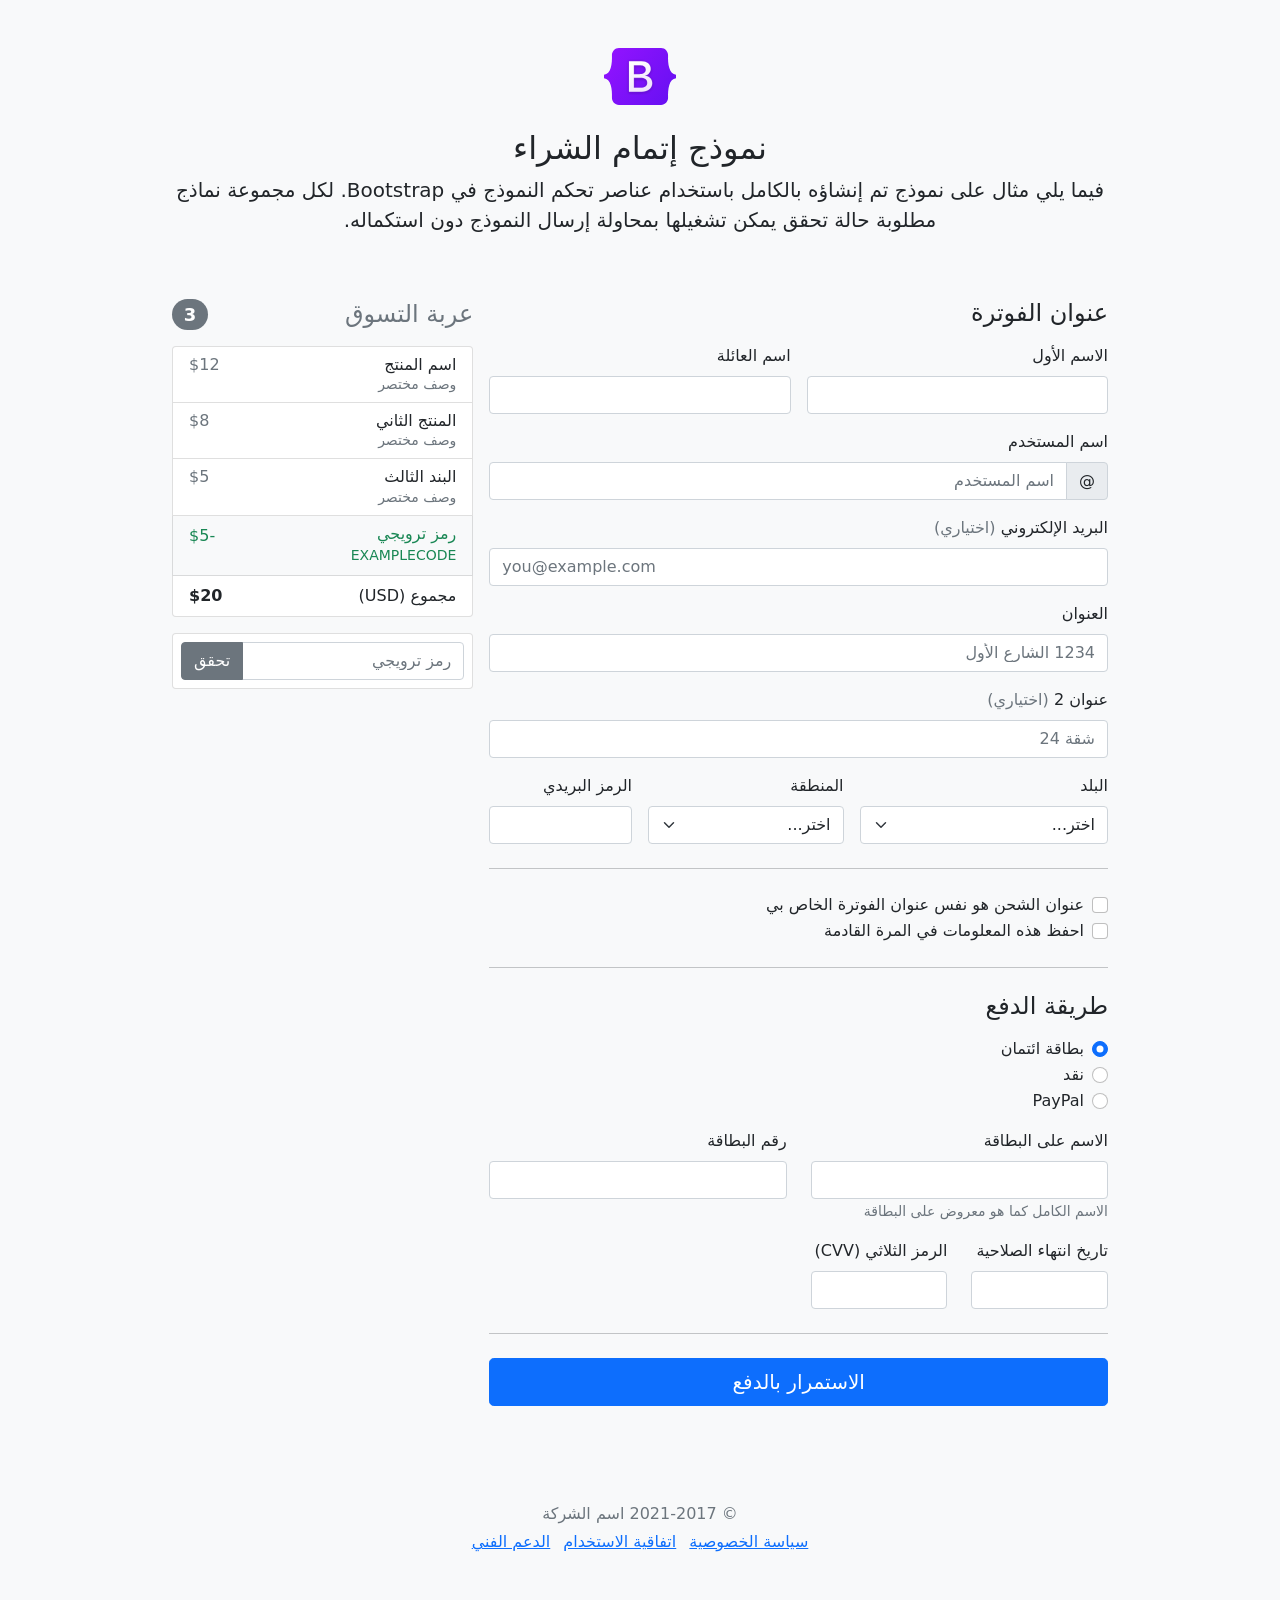
<file: bootstrap-5.1.3-examples/checkout-rtl/index.html>
<!doctype html>
<html lang="ar" dir="rtl">
  <head>
    <meta charset="utf-8">
    <meta name="viewport" content="width=device-width, initial-scale=1">
    <meta name="description" content="">
    <meta name="author" content="Mark Otto, Jacob Thornton, and Bootstrap contributors">
    <meta name="generator" content="Hugo 0.88.1">
    <title>مثال إتمام الشراء · Bootstrap v5.1</title>

    <link rel="canonical" href="https://getbootstrap.com/docs/5.1/examples/checkout-rtl/">

    

    <!-- Bootstrap core CSS -->
<link href="../assets/dist/css/bootstrap.rtl.min.css" rel="stylesheet">

    <style>
      .bd-placeholder-img {
        font-size: 1.125rem;
        text-anchor: middle;
        -webkit-user-select: none;
        -moz-user-select: none;
        user-select: none;
      }

      @media (min-width: 768px) {
        .bd-placeholder-img-lg {
          font-size: 3.5rem;
        }
      }
    </style>

    
    <!-- Custom styles for this template -->
    <link href="../checkout/form-validation.css" rel="stylesheet">
  </head>
  <body class="bg-light">
    
<div class="container">
  <main>
    <div class="py-5 text-center">
      <img class="d-block mx-auto mb-4" src="../assets/brand/bootstrap-logo.svg" alt="" width="72" height="57">
      <h2>نموذج إتمام الشراء</h2>
      <p class="lead">فيما يلي مثال على نموذج تم إنشاؤه بالكامل باستخدام عناصر تحكم النموذج في Bootstrap. لكل مجموعة نماذج مطلوبة حالة تحقق يمكن تشغيلها بمحاولة إرسال النموذج دون استكماله.</p>
    </div>

    <div class="row g-3">
      <div class="col-md-5 col-lg-4 order-md-last">
        <h4 class="d-flex justify-content-between align-items-center mb-3">
          <span class="text-muted">عربة التسوق</span>
          <span class="badge bg-secondary rounded-pill">3</span>
        </h4>
        <ul class="list-group mb-3">
          <li class="list-group-item d-flex justify-content-between lh-sm">
            <div>
              <h6 class="my-0">اسم المنتج</h6>
              <small class="text-muted">وصف مختصر</small>
            </div>
            <span class="text-muted">$12</span>
          </li>
          <li class="list-group-item d-flex justify-content-between lh-sm">
            <div>
              <h6 class="my-0">المنتج الثاني</h6>
              <small class="text-muted">وصف مختصر</small>
            </div>
            <span class="text-muted">$8</span>
          </li>
          <li class="list-group-item d-flex justify-content-between lh-sm">
            <div>
              <h6 class="my-0">البند الثالث</h6>
              <small class="text-muted">وصف مختصر</small>
            </div>
            <span class="text-muted">$5</span>
          </li>
          <li class="list-group-item d-flex justify-content-between bg-light">
            <div class="text-success">
              <h6 class="my-0">رمز ترويجي</h6>
              <small>EXAMPLECODE</small>
            </div>
            <span class="text-success">-$5</span>
          </li>
          <li class="list-group-item d-flex justify-content-between">
            <span>مجموع (USD)</span>
            <strong>$20</strong>
          </li>
        </ul>

        <form class="card p-2">
          <div class="input-group">
            <input type="text" class="form-control" placeholder="رمز ترويجي">
            <button type="submit" class="btn btn-secondary">تحقق</button>
          </div>
        </form>
      </div>
      <div class="col-md-7 col-lg-8">
        <h4 class="mb-3">عنوان الفوترة</h4>
        <form class="needs-validation" novalidate>
          <div class="row g-3">
            <div class="col-sm-6">
              <label for="firstName" class="form-label">الاسم الأول</label>
              <input type="text" class="form-control" id="firstName" placeholder="" value="" required>
              <div class="invalid-feedback">
                يرجى إدخال اسم أول صحيح.
              </div>
            </div>

            <div class="col-sm-6">
              <label for="lastName" class="form-label">اسم العائلة</label>
              <input type="text" class="form-control" id="lastName" placeholder="" value="" required>
              <div class="invalid-feedback">
                يرجى إدخال اسم عائلة صحيح.
              </div>
            </div>

            <div class="col-12">
              <label for="username" class="form-label">اسم المستخدم</label>
              <div class="input-group has-validation">
                <span class="input-group-text">@</span>
                <input type="text" class="form-control" id="username" placeholder="اسم المستخدم" required>
              <div class="invalid-feedback">
                اسم المستخدم الخاص بك مطلوب.
                </div>
              </div>
            </div>

            <div class="col-12">
              <label for="email" class="form-label">البريد الإلكتروني <span class="text-muted">(اختياري)</span></label>
              <input type="email" class="form-control" id="email" placeholder="you@example.com">
              <div class="invalid-feedback">
                يرجى إدخال عنوان بريد إلكتروني صحيح لتصلكم تحديثات الشحن.
              </div>
            </div>

            <div class="col-12">
              <label for="address" class="form-label">العنوان</label>
              <input type="text" class="form-control" id="address" placeholder="1234 الشارع الأول" required>
              <div class="invalid-feedback">
                يرجى إدخال عنوان الشحن الخاص بك.
              </div>
            </div>

            <div class="col-12">
              <label for="address2" class="form-label">عنوان 2 <span class="text-muted">(اختياري)</span></label>
              <input type="text" class="form-control" id="address2" placeholder="شقة 24">
            </div>

            <div class="col-md-5">
              <label for="country" class="form-label">البلد</label>
              <select class="form-select" id="country" required>
                <option value="">اختر...</option>
                <option>الولايات المتحدة الأمريكية</option>
              </select>
              <div class="invalid-feedback">
                يرجى اختيار بلد صحيح.
              </div>
            </div>

            <div class="col-md-4">
              <label for="state" class="form-label">المنطقة</label>
              <select class="form-select" id="state" required>
                <option value="">اختر...</option>
                <option>كاليفورنيا</option>
              </select>
              <div class="invalid-feedback">
                يرجى اختيار اسم منطقة صحيح.
              </div>
            </div>

            <div class="col-md-3">
              <label for="zip" class="form-label">الرمز البريدي</label>
              <input type="text" class="form-control" id="zip" placeholder="" required>
              <div class="invalid-feedback">
                الرمز البريدي مطلوب.
              </div>
            </div>
          </div>

          <hr class="my-4">

          <div class="form-check">
            <input type="checkbox" class="form-check-input" id="same-address">
            <label class="form-check-label" for="same-address">عنوان الشحن هو نفس عنوان الفوترة الخاص بي</label>
          </div>

          <div class="form-check">
            <input type="checkbox" class="form-check-input" id="save-info">
            <label class="form-check-label" for="save-info">احفظ هذه المعلومات في المرة القادمة</label>
          </div>

          <hr class="my-4">

          <h4 class="mb-3">طريقة الدفع</h4>

          <div class="my-3">
            <div class="form-check">
              <input id="credit" name="paymentMethod" type="radio" class="form-check-input" checked required>
              <label class="form-check-label" for="credit">بطاقة ائتمان</label>
            </div>
            <div class="form-check">
              <input id="cash" name="paymentMethod" type="radio" class="form-check-input" required>
              <label class="form-check-label" for="cash">نقد</label>
            </div>
            <div class="form-check">
              <input id="paypal" name="paymentMethod" type="radio" class="form-check-input" required>
              <label class="form-check-label" for="paypal">PayPal</label>
            </div>
          </div>

          <div class="row gy-3">
            <div class="col-md-6">
              <label for="cc-name" class="form-label">الاسم على البطاقة</label>
              <input type="text" class="form-control" id="cc-name" placeholder="" required>
              <small class="text-muted">الاسم الكامل كما هو معروض على البطاقة</small>
              <div class="invalid-feedback">
                الاسم على البطاقة مطلوب
              </div>
            </div>

            <div class="col-md-6">
              <label for="cc-number" class="form-label">رقم البطاقة</label>
              <input type="text" class="form-control" id="cc-number" placeholder="" required>
              <div class="invalid-feedback">
                رقم بطاقة الائتمان مطلوب
              </div>
            </div>

            <div class="col-md-3">
              <label for="cc-expiration" class="form-label">تاريخ انتهاء الصلاحية</label>
              <input type="text" class="form-control" id="cc-expiration" placeholder="" required>
              <div class="invalid-feedback">
                تاريخ انتهاء الصلاحية مطلوب
              </div>
            </div>

            <div class="col-md-3">
              <label for="cc-cvv" class="form-label">الرمز الثلاثي (CVV)</label>
              <input type="text" class="form-control" id="cc-cvv" placeholder="" required>
              <div class="invalid-feedback">
                رمز الحماية مطلوب
              </div>
            </div>
          </div>

          <hr class="my-4">

          <button class="w-100 btn btn-primary btn-lg" type="submit">الاستمرار بالدفع</button>
        </form>
      </div>
    </div>
  </main>
  <footer class="my-5 pt-5 text-muted text-center text-small">
    <p class="mb-1">&copy; 2021-2017 اسم الشركة</p>
    <ul class="list-inline">
      <li class="list-inline-item"><a href="#">سياسة الخصوصية</a></li>
      <li class="list-inline-item"><a href="#">اتفاقية الاستخدام</a></li>
      <li class="list-inline-item"><a href="#">الدعم الفني</a></li>
    </ul>
  </footer>
</div>


    <script src="../assets/dist/js/bootstrap.bundle.min.js"></script>

      <script src="../checkout/form-validation.js"></script>
  </body>
</html>
</file>
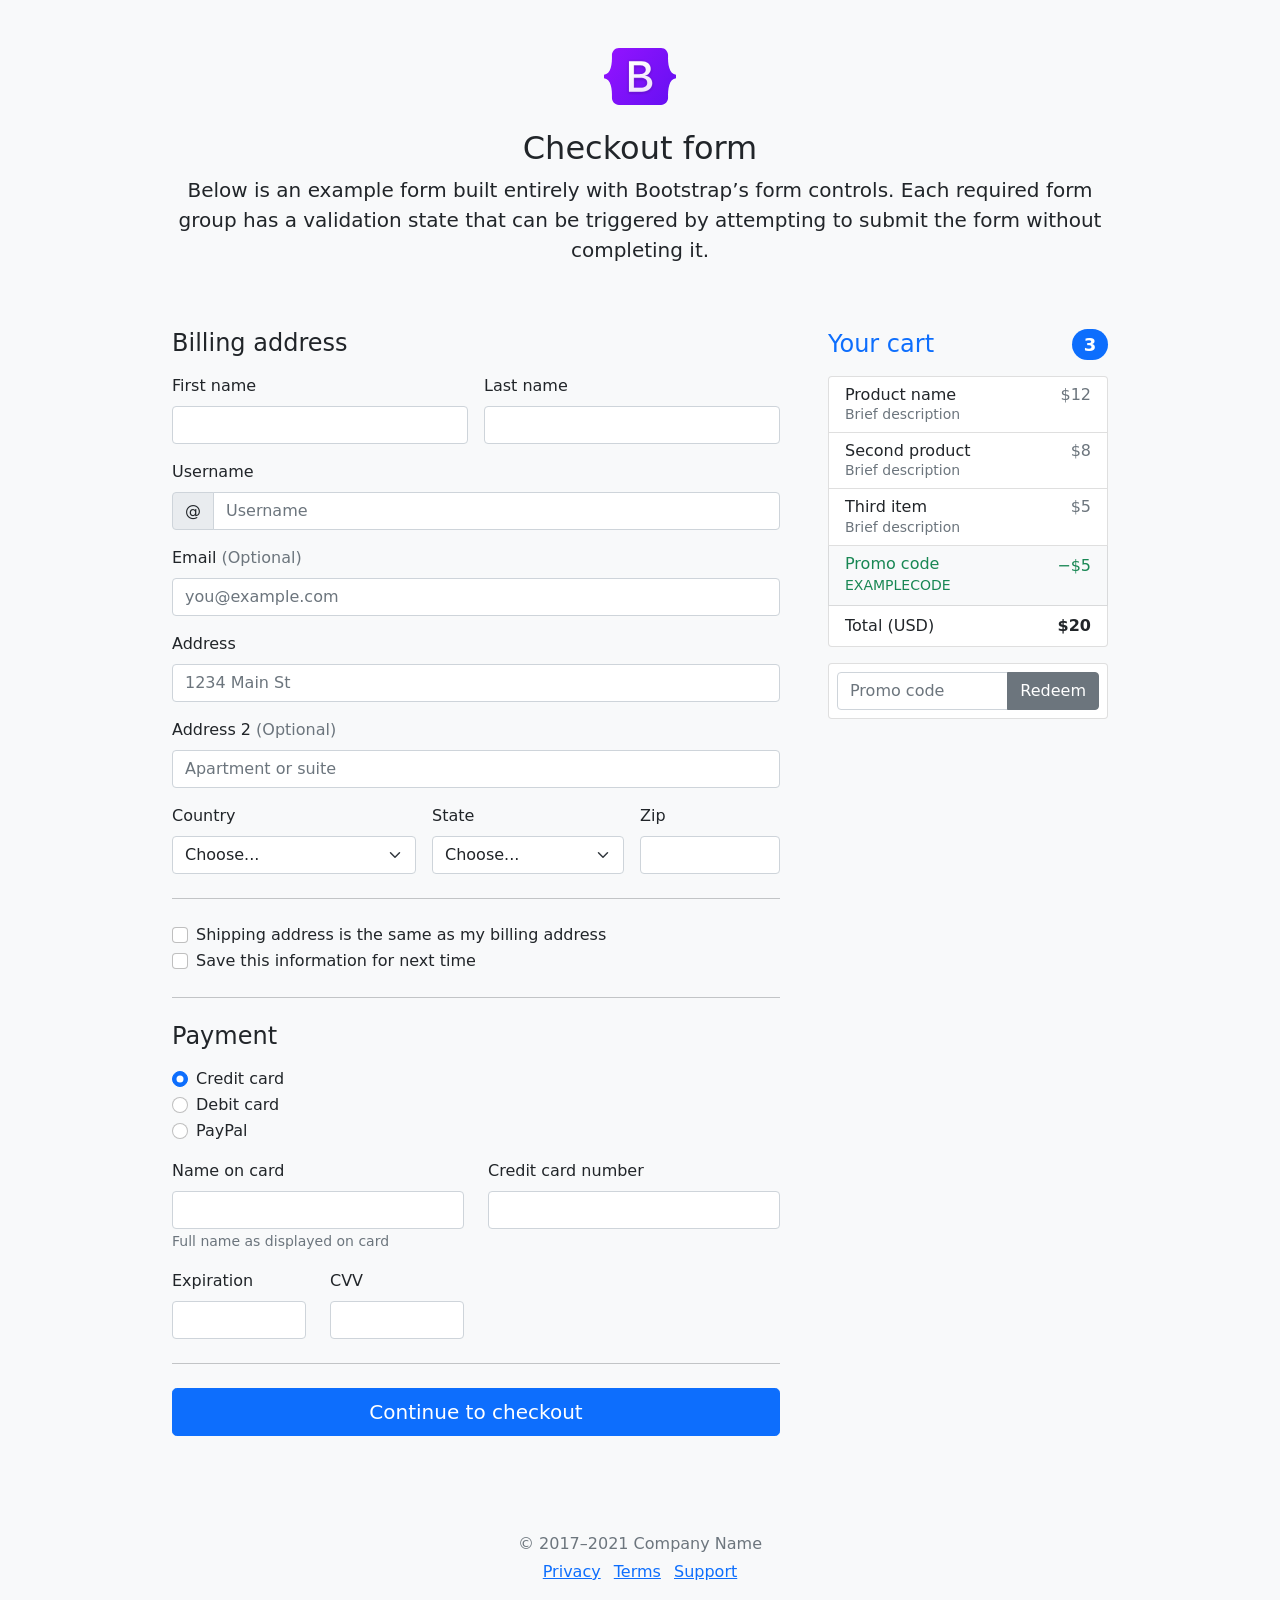
<file: bootstrap-5.1.3-examples/checkout/index.html>
<!doctype html>
<html lang="en">
  <head>
    <meta charset="utf-8">
    <meta name="viewport" content="width=device-width, initial-scale=1">
    <meta name="description" content="">
    <meta name="author" content="Mark Otto, Jacob Thornton, and Bootstrap contributors">
    <meta name="generator" content="Hugo 0.88.1">
    <title>Checkout example · Bootstrap v5.1</title>

    <link rel="canonical" href="https://getbootstrap.com/docs/5.1/examples/checkout/">

    

    <!-- Bootstrap core CSS -->
<link href="../assets/dist/css/bootstrap.min.css" rel="stylesheet">

    <style>
      .bd-placeholder-img {
        font-size: 1.125rem;
        text-anchor: middle;
        -webkit-user-select: none;
        -moz-user-select: none;
        user-select: none;
      }

      @media (min-width: 768px) {
        .bd-placeholder-img-lg {
          font-size: 3.5rem;
        }
      }
    </style>

    
    <!-- Custom styles for this template -->
    <link href="form-validation.css" rel="stylesheet">
  </head>
  <body class="bg-light">
    
<div class="container">
  <main>
    <div class="py-5 text-center">
      <img class="d-block mx-auto mb-4" src="../assets/brand/bootstrap-logo.svg" alt="" width="72" height="57">
      <h2>Checkout form</h2>
      <p class="lead">Below is an example form built entirely with Bootstrap’s form controls. Each required form group has a validation state that can be triggered by attempting to submit the form without completing it.</p>
    </div>

    <div class="row g-5">
      <div class="col-md-5 col-lg-4 order-md-last">
        <h4 class="d-flex justify-content-between align-items-center mb-3">
          <span class="text-primary">Your cart</span>
          <span class="badge bg-primary rounded-pill">3</span>
        </h4>
        <ul class="list-group mb-3">
          <li class="list-group-item d-flex justify-content-between lh-sm">
            <div>
              <h6 class="my-0">Product name</h6>
              <small class="text-muted">Brief description</small>
            </div>
            <span class="text-muted">$12</span>
          </li>
          <li class="list-group-item d-flex justify-content-between lh-sm">
            <div>
              <h6 class="my-0">Second product</h6>
              <small class="text-muted">Brief description</small>
            </div>
            <span class="text-muted">$8</span>
          </li>
          <li class="list-group-item d-flex justify-content-between lh-sm">
            <div>
              <h6 class="my-0">Third item</h6>
              <small class="text-muted">Brief description</small>
            </div>
            <span class="text-muted">$5</span>
          </li>
          <li class="list-group-item d-flex justify-content-between bg-light">
            <div class="text-success">
              <h6 class="my-0">Promo code</h6>
              <small>EXAMPLECODE</small>
            </div>
            <span class="text-success">−$5</span>
          </li>
          <li class="list-group-item d-flex justify-content-between">
            <span>Total (USD)</span>
            <strong>$20</strong>
          </li>
        </ul>

        <form class="card p-2">
          <div class="input-group">
            <input type="text" class="form-control" placeholder="Promo code">
            <button type="submit" class="btn btn-secondary">Redeem</button>
          </div>
        </form>
      </div>
      <div class="col-md-7 col-lg-8">
        <h4 class="mb-3">Billing address</h4>
        <form class="needs-validation" novalidate>
          <div class="row g-3">
            <div class="col-sm-6">
              <label for="firstName" class="form-label">First name</label>
              <input type="text" class="form-control" id="firstName" placeholder="" value="" required>
              <div class="invalid-feedback">
                Valid first name is required.
              </div>
            </div>

            <div class="col-sm-6">
              <label for="lastName" class="form-label">Last name</label>
              <input type="text" class="form-control" id="lastName" placeholder="" value="" required>
              <div class="invalid-feedback">
                Valid last name is required.
              </div>
            </div>

            <div class="col-12">
              <label for="username" class="form-label">Username</label>
              <div class="input-group has-validation">
                <span class="input-group-text">@</span>
                <input type="text" class="form-control" id="username" placeholder="Username" required>
              <div class="invalid-feedback">
                  Your username is required.
                </div>
              </div>
            </div>

            <div class="col-12">
              <label for="email" class="form-label">Email <span class="text-muted">(Optional)</span></label>
              <input type="email" class="form-control" id="email" placeholder="you@example.com">
              <div class="invalid-feedback">
                Please enter a valid email address for shipping updates.
              </div>
            </div>

            <div class="col-12">
              <label for="address" class="form-label">Address</label>
              <input type="text" class="form-control" id="address" placeholder="1234 Main St" required>
              <div class="invalid-feedback">
                Please enter your shipping address.
              </div>
            </div>

            <div class="col-12">
              <label for="address2" class="form-label">Address 2 <span class="text-muted">(Optional)</span></label>
              <input type="text" class="form-control" id="address2" placeholder="Apartment or suite">
            </div>

            <div class="col-md-5">
              <label for="country" class="form-label">Country</label>
              <select class="form-select" id="country" required>
                <option value="">Choose...</option>
                <option>United States</option>
              </select>
              <div class="invalid-feedback">
                Please select a valid country.
              </div>
            </div>

            <div class="col-md-4">
              <label for="state" class="form-label">State</label>
              <select class="form-select" id="state" required>
                <option value="">Choose...</option>
                <option>California</option>
              </select>
              <div class="invalid-feedback">
                Please provide a valid state.
              </div>
            </div>

            <div class="col-md-3">
              <label for="zip" class="form-label">Zip</label>
              <input type="text" class="form-control" id="zip" placeholder="" required>
              <div class="invalid-feedback">
                Zip code required.
              </div>
            </div>
          </div>

          <hr class="my-4">

          <div class="form-check">
            <input type="checkbox" class="form-check-input" id="same-address">
            <label class="form-check-label" for="same-address">Shipping address is the same as my billing address</label>
          </div>

          <div class="form-check">
            <input type="checkbox" class="form-check-input" id="save-info">
            <label class="form-check-label" for="save-info">Save this information for next time</label>
          </div>

          <hr class="my-4">

          <h4 class="mb-3">Payment</h4>

          <div class="my-3">
            <div class="form-check">
              <input id="credit" name="paymentMethod" type="radio" class="form-check-input" checked required>
              <label class="form-check-label" for="credit">Credit card</label>
            </div>
            <div class="form-check">
              <input id="debit" name="paymentMethod" type="radio" class="form-check-input" required>
              <label class="form-check-label" for="debit">Debit card</label>
            </div>
            <div class="form-check">
              <input id="paypal" name="paymentMethod" type="radio" class="form-check-input" required>
              <label class="form-check-label" for="paypal">PayPal</label>
            </div>
          </div>

          <div class="row gy-3">
            <div class="col-md-6">
              <label for="cc-name" class="form-label">Name on card</label>
              <input type="text" class="form-control" id="cc-name" placeholder="" required>
              <small class="text-muted">Full name as displayed on card</small>
              <div class="invalid-feedback">
                Name on card is required
              </div>
            </div>

            <div class="col-md-6">
              <label for="cc-number" class="form-label">Credit card number</label>
              <input type="text" class="form-control" id="cc-number" placeholder="" required>
              <div class="invalid-feedback">
                Credit card number is required
              </div>
            </div>

            <div class="col-md-3">
              <label for="cc-expiration" class="form-label">Expiration</label>
              <input type="text" class="form-control" id="cc-expiration" placeholder="" required>
              <div class="invalid-feedback">
                Expiration date required
              </div>
            </div>

            <div class="col-md-3">
              <label for="cc-cvv" class="form-label">CVV</label>
              <input type="text" class="form-control" id="cc-cvv" placeholder="" required>
              <div class="invalid-feedback">
                Security code required
              </div>
            </div>
          </div>

          <hr class="my-4">

          <button class="w-100 btn btn-primary btn-lg" type="submit">Continue to checkout</button>
        </form>
      </div>
    </div>
  </main>

  <footer class="my-5 pt-5 text-muted text-center text-small">
    <p class="mb-1">&copy; 2017–2021 Company Name</p>
    <ul class="list-inline">
      <li class="list-inline-item"><a href="#">Privacy</a></li>
      <li class="list-inline-item"><a href="#">Terms</a></li>
      <li class="list-inline-item"><a href="#">Support</a></li>
    </ul>
  </footer>
</div>


    <script src="../assets/dist/js/bootstrap.bundle.min.js"></script>

      <script src="form-validation.js"></script>
  </body>
</html>
</file>
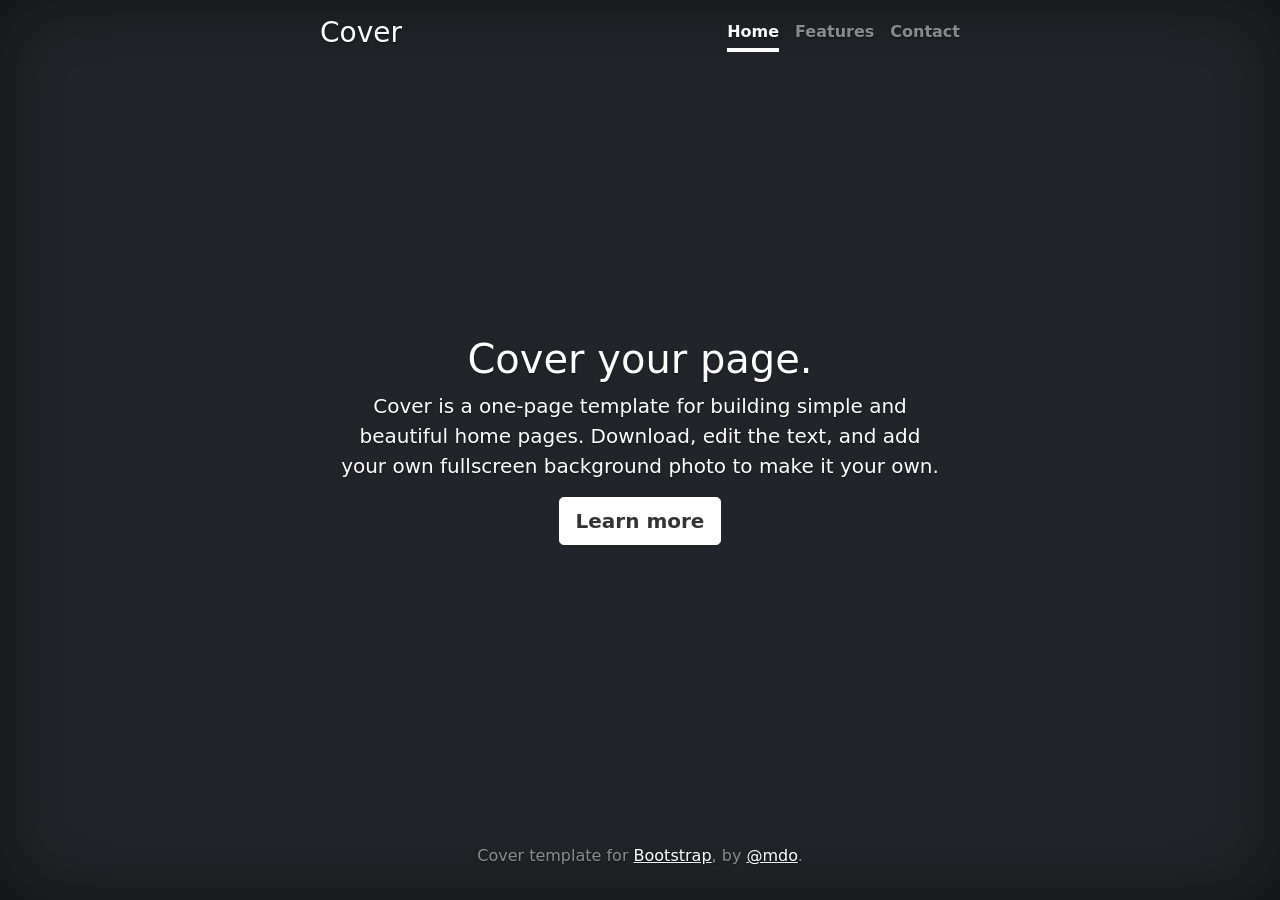
<file: bootstrap-5.1.3-examples/cover/index.html>
<!doctype html>
<html lang="en" class="h-100">
  <head>
    <meta charset="utf-8">
    <meta name="viewport" content="width=device-width, initial-scale=1">
    <meta name="description" content="">
    <meta name="author" content="Mark Otto, Jacob Thornton, and Bootstrap contributors">
    <meta name="generator" content="Hugo 0.88.1">
    <title>Cover Template · Bootstrap v5.1</title>

    <link rel="canonical" href="https://getbootstrap.com/docs/5.1/examples/cover/">

    

    <!-- Bootstrap core CSS -->
<link href="../assets/dist/css/bootstrap.min.css" rel="stylesheet">

    <style>
      .bd-placeholder-img {
        font-size: 1.125rem;
        text-anchor: middle;
        -webkit-user-select: none;
        -moz-user-select: none;
        user-select: none;
      }

      @media (min-width: 768px) {
        .bd-placeholder-img-lg {
          font-size: 3.5rem;
        }
      }
    </style>

    
    <!-- Custom styles for this template -->
    <link href="cover.css" rel="stylesheet">
  </head>
  <body class="d-flex h-100 text-center text-white bg-dark">
    
<div class="cover-container d-flex w-100 h-100 p-3 mx-auto flex-column">
  <header class="mb-auto">
    <div>
      <h3 class="float-md-start mb-0">Cover</h3>
      <nav class="nav nav-masthead justify-content-center float-md-end">
        <a class="nav-link active" aria-current="page" href="#">Home</a>
        <a class="nav-link" href="#">Features</a>
        <a class="nav-link" href="#">Contact</a>
      </nav>
    </div>
  </header>

  <main class="px-3">
    <h1>Cover your page.</h1>
    <p class="lead">Cover is a one-page template for building simple and beautiful home pages. Download, edit the text, and add your own fullscreen background photo to make it your own.</p>
    <p class="lead">
      <a href="#" class="btn btn-lg btn-secondary fw-bold border-white bg-white">Learn more</a>
    </p>
  </main>

  <footer class="mt-auto text-white-50">
    <p>Cover template for <a href="https://getbootstrap.com/" class="text-white">Bootstrap</a>, by <a href="https://twitter.com/mdo" class="text-white">@mdo</a>.</p>
  </footer>
</div>


    
  </body>
</html>
</file>
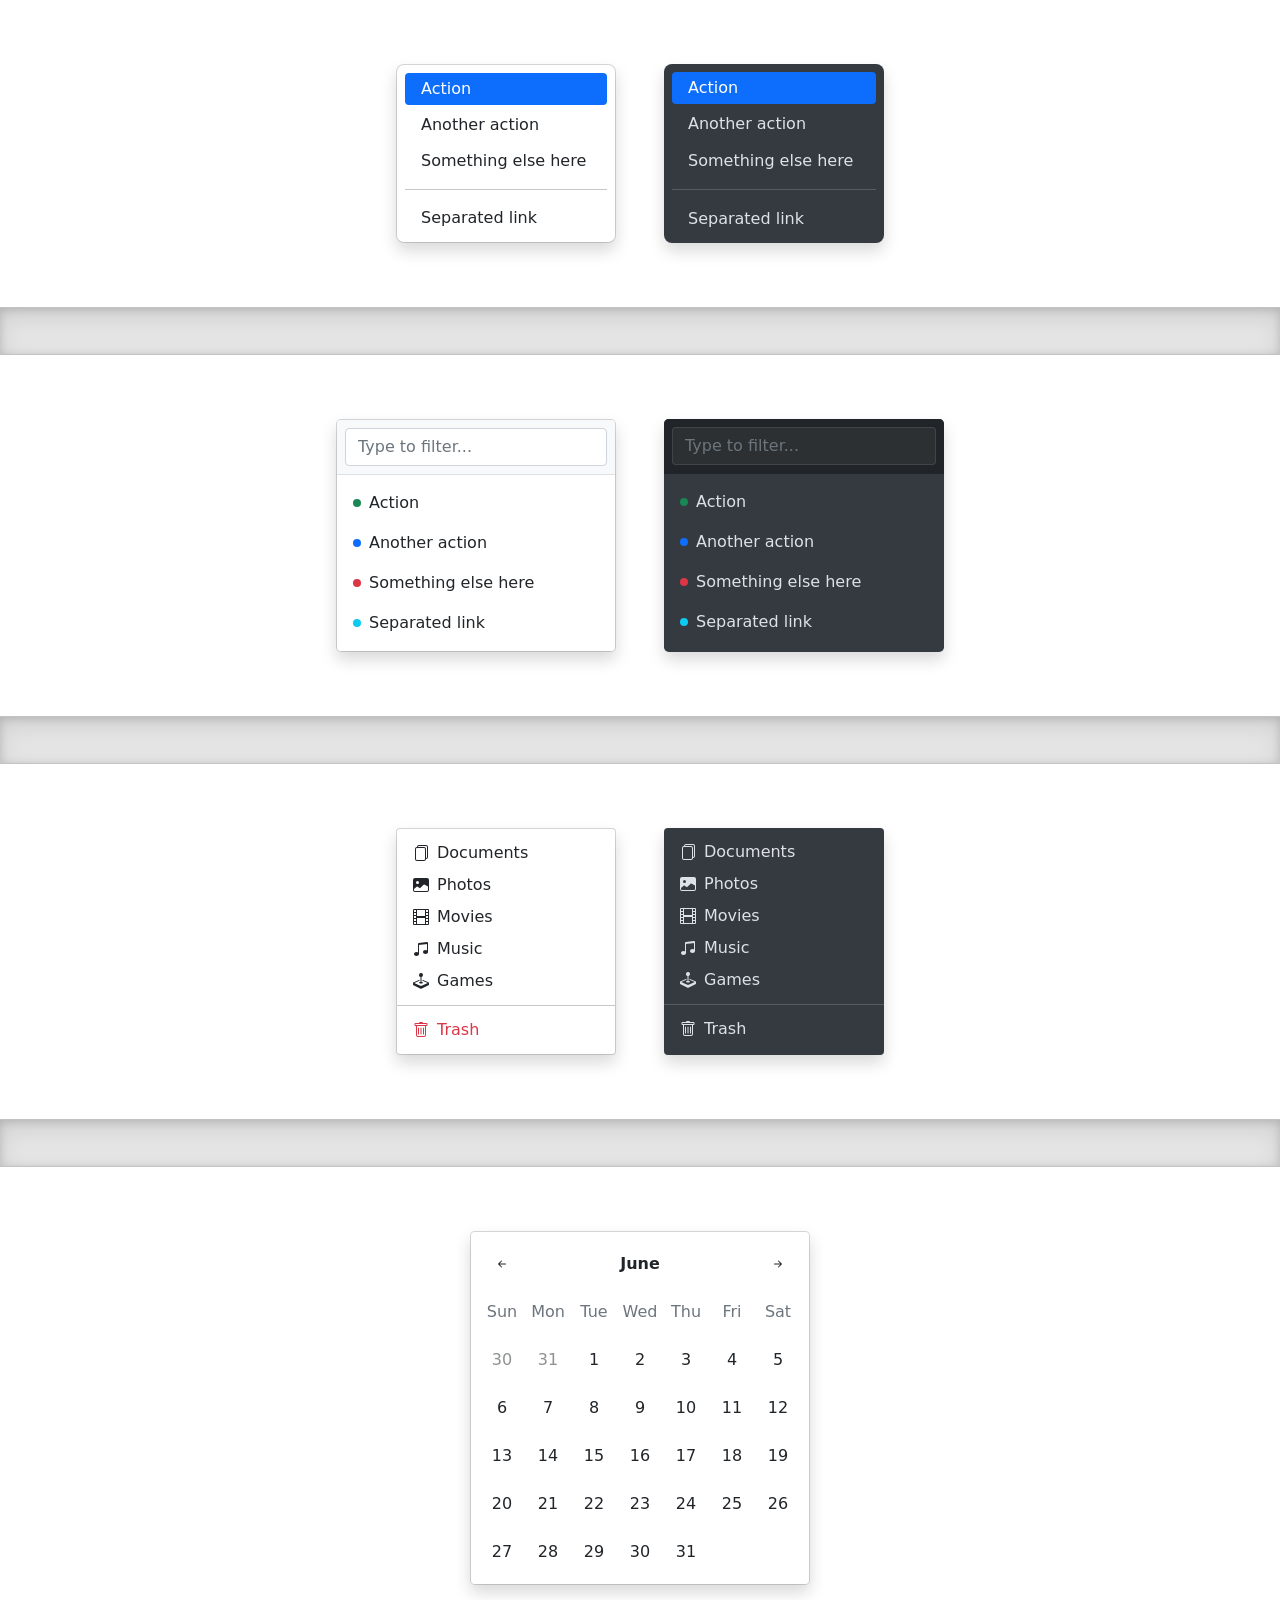
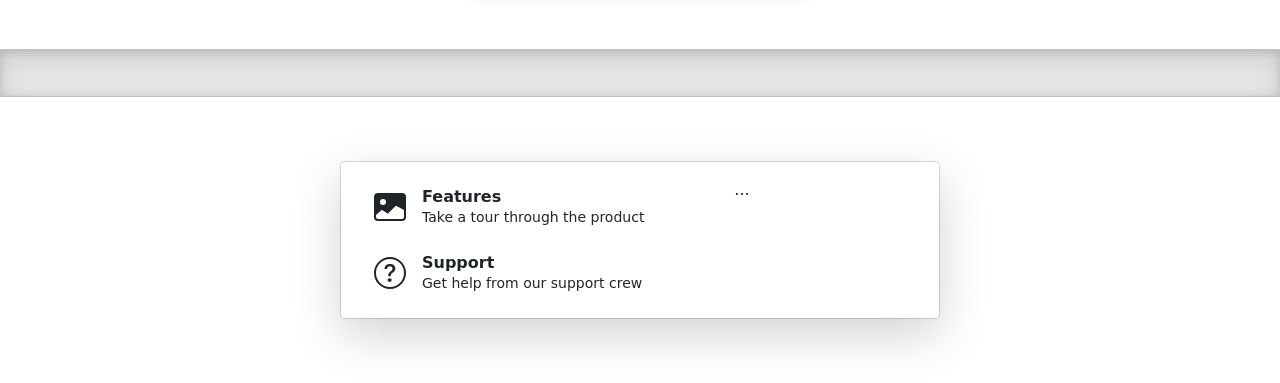
<file: bootstrap-5.1.3-examples/dropdowns/index.html>
<!doctype html>
<html lang="en">
  <head>
    <meta charset="utf-8">
    <meta name="viewport" content="width=device-width, initial-scale=1">
    <meta name="description" content="">
    <meta name="author" content="Mark Otto, Jacob Thornton, and Bootstrap contributors">
    <meta name="generator" content="Hugo 0.88.1">
    <title>Dropdowns · Bootstrap v5.1</title>

    <link rel="canonical" href="https://getbootstrap.com/docs/5.1/examples/dropdowns/">

    

    <!-- Bootstrap core CSS -->
<link href="../assets/dist/css/bootstrap.min.css" rel="stylesheet">

    <style>
      .bd-placeholder-img {
        font-size: 1.125rem;
        text-anchor: middle;
        -webkit-user-select: none;
        -moz-user-select: none;
        user-select: none;
      }

      @media (min-width: 768px) {
        .bd-placeholder-img-lg {
          font-size: 3.5rem;
        }
      }
    </style>

    
    <!-- Custom styles for this template -->
    <link href="dropdowns.css" rel="stylesheet">
  </head>
  <body>
    
<svg xmlns="http://www.w3.org/2000/svg" style="display: none;">
  <symbol id="bootstrap" viewBox="0 0 118 94">
    <title>Bootstrap</title>
    <path fill-rule="evenodd" clip-rule="evenodd" d="M24.509 0c-6.733 0-11.715 5.893-11.492 12.284.214 6.14-.064 14.092-2.066 20.577C8.943 39.365 5.547 43.485 0 44.014v5.972c5.547.529 8.943 4.649 10.951 11.153 2.002 6.485 2.28 14.437 2.066 20.577C12.794 88.106 17.776 94 24.51 94H93.5c6.733 0 11.714-5.893 11.491-12.284-.214-6.14.064-14.092 2.066-20.577 2.009-6.504 5.396-10.624 10.943-11.153v-5.972c-5.547-.529-8.934-4.649-10.943-11.153-2.002-6.484-2.28-14.437-2.066-20.577C105.214 5.894 100.233 0 93.5 0H24.508zM80 57.863C80 66.663 73.436 72 62.543 72H44a2 2 0 01-2-2V24a2 2 0 012-2h18.437c9.083 0 15.044 4.92 15.044 12.474 0 5.302-4.01 10.049-9.119 10.88v.277C75.317 46.394 80 51.21 80 57.863zM60.521 28.34H49.948v14.934h8.905c6.884 0 10.68-2.772 10.68-7.727 0-4.643-3.264-7.207-9.012-7.207zM49.948 49.2v16.458H60.91c7.167 0 10.964-2.876 10.964-8.281 0-5.406-3.903-8.178-11.425-8.178H49.948z"></path>
  </symbol>

  <symbol id="exclamation-triangle-fill" viewBox="0 0 16 16">
    <path d="M8.982 1.566a1.13 1.13 0 0 0-1.96 0L.165 13.233c-.457.778.091 1.767.98 1.767h13.713c.889 0 1.438-.99.98-1.767L8.982 1.566zM8 5c.535 0 .954.462.9.995l-.35 3.507a.552.552 0 0 1-1.1 0L7.1 5.995A.905.905 0 0 1 8 5zm.002 6a1 1 0 1 1 0 2 1 1 0 0 1 0-2z"/>
  </symbol>

  <symbol id="check2" viewBox="0 0 16 16">
    <path d="M13.854 3.646a.5.5 0 0 1 0 .708l-7 7a.5.5 0 0 1-.708 0l-3.5-3.5a.5.5 0 1 1 .708-.708L6.5 10.293l6.646-6.647a.5.5 0 0 1 .708 0z"/>
  </symbol>

  <symbol id="check2-circle" viewBox="0 0 16 16">
    <path d="M2.5 8a5.5 5.5 0 0 1 8.25-4.764.5.5 0 0 0 .5-.866A6.5 6.5 0 1 0 14.5 8a.5.5 0 0 0-1 0 5.5 5.5 0 1 1-11 0z"/>
    <path d="M15.354 3.354a.5.5 0 0 0-.708-.708L8 9.293 5.354 6.646a.5.5 0 1 0-.708.708l3 3a.5.5 0 0 0 .708 0l7-7z"/>
  </symbol>

  <symbol id="bookmark-star" viewBox="0 0 16 16">
    <path d="M7.84 4.1a.178.178 0 0 1 .32 0l.634 1.285a.178.178 0 0 0 .134.098l1.42.206c.145.021.204.2.098.303L9.42 6.993a.178.178 0 0 0-.051.158l.242 1.414a.178.178 0 0 1-.258.187l-1.27-.668a.178.178 0 0 0-.165 0l-1.27.668a.178.178 0 0 1-.257-.187l.242-1.414a.178.178 0 0 0-.05-.158l-1.03-1.001a.178.178 0 0 1 .098-.303l1.42-.206a.178.178 0 0 0 .134-.098L7.84 4.1z"/>
    <path d="M2 2a2 2 0 0 1 2-2h8a2 2 0 0 1 2 2v13.5a.5.5 0 0 1-.777.416L8 13.101l-5.223 2.815A.5.5 0 0 1 2 15.5V2zm2-1a1 1 0 0 0-1 1v12.566l4.723-2.482a.5.5 0 0 1 .554 0L13 14.566V2a1 1 0 0 0-1-1H4z"/>
  </symbol>

  <symbol id="grid-fill" viewBox="0 0 16 16">
    <path d="M1 2.5A1.5 1.5 0 0 1 2.5 1h3A1.5 1.5 0 0 1 7 2.5v3A1.5 1.5 0 0 1 5.5 7h-3A1.5 1.5 0 0 1 1 5.5v-3zm8 0A1.5 1.5 0 0 1 10.5 1h3A1.5 1.5 0 0 1 15 2.5v3A1.5 1.5 0 0 1 13.5 7h-3A1.5 1.5 0 0 1 9 5.5v-3zm-8 8A1.5 1.5 0 0 1 2.5 9h3A1.5 1.5 0 0 1 7 10.5v3A1.5 1.5 0 0 1 5.5 15h-3A1.5 1.5 0 0 1 1 13.5v-3zm8 0A1.5 1.5 0 0 1 10.5 9h3a1.5 1.5 0 0 1 1.5 1.5v3a1.5 1.5 0 0 1-1.5 1.5h-3A1.5 1.5 0 0 1 9 13.5v-3z"/>
  </symbol>

  <symbol id="stars" viewBox="0 0 16 16">
    <path d="M7.657 6.247c.11-.33.576-.33.686 0l.645 1.937a2.89 2.89 0 0 0 1.829 1.828l1.936.645c.33.11.33.576 0 .686l-1.937.645a2.89 2.89 0 0 0-1.828 1.829l-.645 1.936a.361.361 0 0 1-.686 0l-.645-1.937a2.89 2.89 0 0 0-1.828-1.828l-1.937-.645a.361.361 0 0 1 0-.686l1.937-.645a2.89 2.89 0 0 0 1.828-1.828l.645-1.937zM3.794 1.148a.217.217 0 0 1 .412 0l.387 1.162c.173.518.579.924 1.097 1.097l1.162.387a.217.217 0 0 1 0 .412l-1.162.387A1.734 1.734 0 0 0 4.593 5.69l-.387 1.162a.217.217 0 0 1-.412 0L3.407 5.69A1.734 1.734 0 0 0 2.31 4.593l-1.162-.387a.217.217 0 0 1 0-.412l1.162-.387A1.734 1.734 0 0 0 3.407 2.31l.387-1.162zM10.863.099a.145.145 0 0 1 .274 0l.258.774c.115.346.386.617.732.732l.774.258a.145.145 0 0 1 0 .274l-.774.258a1.156 1.156 0 0 0-.732.732l-.258.774a.145.145 0 0 1-.274 0l-.258-.774a1.156 1.156 0 0 0-.732-.732L9.1 2.137a.145.145 0 0 1 0-.274l.774-.258c.346-.115.617-.386.732-.732L10.863.1z"/>
  </symbol>

  <symbol id="film" viewBox="0 0 16 16">
    <path d="M0 1a1 1 0 0 1 1-1h14a1 1 0 0 1 1 1v14a1 1 0 0 1-1 1H1a1 1 0 0 1-1-1V1zm4 0v6h8V1H4zm8 8H4v6h8V9zM1 1v2h2V1H1zm2 3H1v2h2V4zM1 7v2h2V7H1zm2 3H1v2h2v-2zm-2 3v2h2v-2H1zM15 1h-2v2h2V1zm-2 3v2h2V4h-2zm2 3h-2v2h2V7zm-2 3v2h2v-2h-2zm2 3h-2v2h2v-2z"/>
  </symbol>

  <symbol id="joystick" viewBox="0 0 16 16">
    <path d="M10 2a2 2 0 0 1-1.5 1.937v5.087c.863.083 1.5.377 1.5.726 0 .414-.895.75-2 .75s-2-.336-2-.75c0-.35.637-.643 1.5-.726V3.937A2 2 0 1 1 10 2z"/>
    <path d="M0 9.665v1.717a1 1 0 0 0 .553.894l6.553 3.277a2 2 0 0 0 1.788 0l6.553-3.277a1 1 0 0 0 .553-.894V9.665c0-.1-.06-.19-.152-.23L9.5 6.715v.993l5.227 2.178a.125.125 0 0 1 .001.23l-5.94 2.546a2 2 0 0 1-1.576 0l-5.94-2.546a.125.125 0 0 1 .001-.23L6.5 7.708l-.013-.988L.152 9.435a.25.25 0 0 0-.152.23z"/>
  </symbol>

  <symbol id="music-note-beamed" viewBox="0 0 16 16">
    <path d="M6 13c0 1.105-1.12 2-2.5 2S1 14.105 1 13c0-1.104 1.12-2 2.5-2s2.5.896 2.5 2zm9-2c0 1.105-1.12 2-2.5 2s-2.5-.895-2.5-2 1.12-2 2.5-2 2.5.895 2.5 2z"/>
    <path fill-rule="evenodd" d="M14 11V2h1v9h-1zM6 3v10H5V3h1z"/>
    <path d="M5 2.905a1 1 0 0 1 .9-.995l8-.8a1 1 0 0 1 1.1.995V3L5 4V2.905z"/>
  </symbol>

  <symbol id="files" viewBox="0 0 16 16">
    <path d="M13 0H6a2 2 0 0 0-2 2 2 2 0 0 0-2 2v10a2 2 0 0 0 2 2h7a2 2 0 0 0 2-2 2 2 0 0 0 2-2V2a2 2 0 0 0-2-2zm0 13V4a2 2 0 0 0-2-2H5a1 1 0 0 1 1-1h7a1 1 0 0 1 1 1v10a1 1 0 0 1-1 1zM3 4a1 1 0 0 1 1-1h7a1 1 0 0 1 1 1v10a1 1 0 0 1-1 1H4a1 1 0 0 1-1-1V4z"/>
  </symbol>

  <symbol id="image-fill" viewBox="0 0 16 16">
    <path d="M.002 3a2 2 0 0 1 2-2h12a2 2 0 0 1 2 2v10a2 2 0 0 1-2 2h-12a2 2 0 0 1-2-2V3zm1 9v1a1 1 0 0 0 1 1h12a1 1 0 0 0 1-1V9.5l-3.777-1.947a.5.5 0 0 0-.577.093l-3.71 3.71-2.66-1.772a.5.5 0 0 0-.63.062L1.002 12zm5-6.5a1.5 1.5 0 1 0-3 0 1.5 1.5 0 0 0 3 0z"/>
  </symbol>

  <symbol id="trash" viewBox="0 0 16 16">
    <path d="M5.5 5.5A.5.5 0 0 1 6 6v6a.5.5 0 0 1-1 0V6a.5.5 0 0 1 .5-.5zm2.5 0a.5.5 0 0 1 .5.5v6a.5.5 0 0 1-1 0V6a.5.5 0 0 1 .5-.5zm3 .5a.5.5 0 0 0-1 0v6a.5.5 0 0 0 1 0V6z"/>
    <path fill-rule="evenodd" d="M14.5 3a1 1 0 0 1-1 1H13v9a2 2 0 0 1-2 2H5a2 2 0 0 1-2-2V4h-.5a1 1 0 0 1-1-1V2a1 1 0 0 1 1-1H6a1 1 0 0 1 1-1h2a1 1 0 0 1 1 1h3.5a1 1 0 0 1 1 1v1zM4.118 4 4 4.059V13a1 1 0 0 0 1 1h6a1 1 0 0 0 1-1V4.059L11.882 4H4.118zM2.5 3V2h11v1h-11z"/>
  </symbol>

  <symbol id="question-circle" viewBox="0 0 16 16">
    <path d="M8 15A7 7 0 1 1 8 1a7 7 0 0 1 0 14zm0 1A8 8 0 1 0 8 0a8 8 0 0 0 0 16z"/>
    <path d="M5.255 5.786a.237.237 0 0 0 .241.247h.825c.138 0 .248-.113.266-.25.09-.656.54-1.134 1.342-1.134.686 0 1.314.343 1.314 1.168 0 .635-.374.927-.965 1.371-.673.489-1.206 1.06-1.168 1.987l.003.217a.25.25 0 0 0 .25.246h.811a.25.25 0 0 0 .25-.25v-.105c0-.718.273-.927 1.01-1.486.609-.463 1.244-.977 1.244-2.056 0-1.511-1.276-2.241-2.673-2.241-1.267 0-2.655.59-2.75 2.286zm1.557 5.763c0 .533.425.927 1.01.927.609 0 1.028-.394 1.028-.927 0-.552-.42-.94-1.029-.94-.584 0-1.009.388-1.009.94z"/>
  </symbol>

  <symbol id="arrow-left-short" viewBox="0 0 16 16">
    <path fill-rule="evenodd" d="M12 8a.5.5 0 0 1-.5.5H5.707l2.147 2.146a.5.5 0 0 1-.708.708l-3-3a.5.5 0 0 1 0-.708l3-3a.5.5 0 1 1 .708.708L5.707 7.5H11.5a.5.5 0 0 1 .5.5z"/>
  </symbol>

  <symbol id="arrow-right-short" viewBox="0 0 16 16">
    <path fill-rule="evenodd" d="M4 8a.5.5 0 0 1 .5-.5h5.793L8.146 5.354a.5.5 0 1 1 .708-.708l3 3a.5.5 0 0 1 0 .708l-3 3a.5.5 0 0 1-.708-.708L10.293 8.5H4.5A.5.5 0 0 1 4 8z"/>
  </symbol>
</svg>

<div class="d-flex gap-5 justify-content-center" id="dropdownMacos">
  <ul class="dropdown-menu dropdown-menu-macos mx-0 shadow" style="width: 220px;">
    <li><a class="dropdown-item active" href="#">Action</a></li>
    <li><a class="dropdown-item" href="#">Another action</a></li>
    <li><a class="dropdown-item" href="#">Something else here</a></li>
    <li><hr class="dropdown-divider"></li>
    <li><a class="dropdown-item" href="#">Separated link</a></li>
  </ul>
  <ul class="dropdown-menu dropdown-menu-dark dropdown-menu-macos mx-0 border-0 shadow" style="width: 220px;">
    <li><a class="dropdown-item active" href="#">Action</a></li>
    <li><a class="dropdown-item" href="#">Another action</a></li>
    <li><a class="dropdown-item" href="#">Something else here</a></li>
    <li><hr class="dropdown-divider"></li>
    <li><a class="dropdown-item" href="#">Separated link</a></li>
  </ul>
</div>

<div class="b-example-divider"></div>


<div class="d-flex gap-5 justify-content-center" id="dropdownFilter">
  <div class="dropdown-menu pt-0 mx-0 rounded-3 shadow overflow-hidden" style="width: 280px;">
    <form class="p-2 mb-2 bg-light border-bottom">
      <input type="search" class="form-control" autocomplete="false" placeholder="Type to filter...">
    </form>
    <ul class="list-unstyled mb-0">
      <li><a class="dropdown-item d-flex align-items-center gap-2 py-2" href="#">
        <span class="d-inline-block bg-success rounded-circle" style="width: .5em; height: .5em;"></span>
        Action
      </a></li>
      <li><a class="dropdown-item d-flex align-items-center gap-2 py-2" href="#">
        <span class="d-inline-block bg-primary rounded-circle" style="width: .5em; height: .5em;"></span>
        Another action
      </a></li>
      <li><a class="dropdown-item d-flex align-items-center gap-2 py-2" href="#">
        <span class="d-inline-block bg-danger rounded-circle" style="width: .5em; height: .5em;"></span>
        Something else here
      </a></li>
      <li><a class="dropdown-item d-flex align-items-center gap-2 py-2" href="#">
        <span class="d-inline-block bg-info rounded-circle" style="width: .5em; height: .5em;"></span>
        Separated link
      </a></li>
    </ul>
  </div>

  <div class="dropdown-menu dropdown-menu-dark border-0 pt-0 mx-0 rounded-3 shadow overflow-hidden" style="width: 280px;">
    <form class="p-2 mb-2 bg-dark border-bottom border-dark">
      <input type="search" class="form-control form-control-dark" autocomplete="false" placeholder="Type to filter...">
    </form>
    <ul class="list-unstyled mb-0">
      <li><a class="dropdown-item d-flex align-items-center gap-2 py-2" href="#">
        <span class="d-inline-block bg-success rounded-circle" style="width: .5em; height: .5em;"></span>
        Action
      </a></li>
      <li><a class="dropdown-item d-flex align-items-center gap-2 py-2" href="#">
        <span class="d-inline-block bg-primary rounded-circle" style="width: .5em; height: .5em;"></span>
        Another action
      </a></li>
      <li><a class="dropdown-item d-flex align-items-center gap-2 py-2" href="#">
        <span class="d-inline-block bg-danger rounded-circle" style="width: .5em; height: .5em;"></span>
        Something else here
      </a></li>
      <li><a class="dropdown-item d-flex align-items-center gap-2 py-2" href="#">
        <span class="d-inline-block bg-info rounded-circle" style="width: .5em; height: .5em;"></span>
        Separated link
      </a></li>
    </ul>
  </div>
</div>

<div class="b-example-divider"></div>

<div class="d-flex gap-5 justify-content-center" id="dropdownIcons">
  <ul class="dropdown-menu mx-0 shadow" style="width: 220px;">
    <li>
      <a class="dropdown-item d-flex gap-2 align-items-center" href="#">
        <svg class="bi" width="16" height="16"><use xlink:href="#files"/></svg>
        Documents
      </a>
    </li>
    <li>
      <a class="dropdown-item d-flex gap-2 align-items-center" href="#">
        <svg class="bi" width="16" height="16"><use xlink:href="#image-fill"/></svg>
        Photos
      </a>
    </li>
    <li>
      <a class="dropdown-item d-flex gap-2 align-items-center" href="#">
        <svg class="bi" width="16" height="16"><use xlink:href="#film"/></svg>
        Movies
      </a>
    </li>
    <li>
      <a class="dropdown-item d-flex gap-2 align-items-center" href="#">
        <svg class="bi" width="16" height="16"><use xlink:href="#music-note-beamed"/></svg>
        Music
      </a>
    </li>
    <li>
      <a class="dropdown-item d-flex gap-2 align-items-center" href="#">
        <svg class="bi" width="16" height="16"><use xlink:href="#joystick"/></svg>
        Games
      </a>
    </li>
    <li><hr class="dropdown-divider"></li>
    <li>
      <a class="dropdown-item dropdown-item-danger d-flex gap-2 align-items-center" href="#">
        <svg class="bi" width="16" height="16"><use xlink:href="#trash"/></svg>
        Trash
      </a>
    </li>
  </ul>
  <ul class="dropdown-menu dropdown-menu-dark mx-0 border-0 shadow" style="width: 220px;">
    <li>
      <a class="dropdown-item d-flex gap-2 align-items-center" href="#">
        <svg class="bi" width="16" height="16"><use xlink:href="#files"/></svg>
        Documents
      </a>
    </li>
    <li>
      <a class="dropdown-item d-flex gap-2 align-items-center" href="#">
        <svg class="bi" width="16" height="16"><use xlink:href="#image-fill"/></svg>
        Photos
      </a>
    </li>
    <li>
      <a class="dropdown-item d-flex gap-2 align-items-center" href="#">
        <svg class="bi" width="16" height="16"><use xlink:href="#film"/></svg>
        Movies
      </a>
    </li>
    <li>
      <a class="dropdown-item d-flex gap-2 align-items-center" href="#">
        <svg class="bi" width="16" height="16"><use xlink:href="#music-note-beamed"/></svg>
        Music
      </a>
    </li>
    <li>
      <a class="dropdown-item d-flex gap-2 align-items-center" href="#">
        <svg class="bi" width="16" height="16"><use xlink:href="#joystick"/></svg>
        Games
      </a>
    </li>
    <li><hr class="dropdown-divider"></li>
    <li>
      <a class="dropdown-item d-flex gap-2 align-items-center" href="#">
        <svg class="bi" width="16" height="16"><use xlink:href="#trash"/></svg>
        Trash
      </a>
    </li>
  </ul>
</div>

<div class="b-example-divider"></div>

<div class="dropdown-menu p-2 shadow rounded-3" style="width: 340px" id="dropdownCalendar">
  <div class="d-grid gap-1">
    <div class="cal">
      <div class="cal-month">
        <button class="btn cal-btn" type="button">
          <svg class="bi" width="16" height="16"><use xlink:href="#arrow-left-short"/></svg>
        </button>
        <strong class="cal-month-name">June</strong>
        <select class="form-select cal-month-name d-none">
          <option value="January">January</option>
          <option value="February">February</option>
          <option value="March">March</option>
          <option value="April">April</option>
          <option value="May">May</option>
          <option selected value="June">June</option>
          <option value="July">July</option>
          <option value="August">August</option>
          <option value="September">September</option>
          <option value="October">October</option>
          <option value="November">November</option>
          <option value="December">December</option>
        </select>
        <button class="btn cal-btn" type="button">
          <svg class="bi" width="16" height="16"><use xlink:href="#arrow-right-short"/></svg>
        </button>
      </div>
      <div class="cal-weekdays text-muted">
        <div class="cal-weekday">Sun</div>
        <div class="cal-weekday">Mon</div>
        <div class="cal-weekday">Tue</div>
        <div class="cal-weekday">Wed</div>
        <div class="cal-weekday">Thu</div>
        <div class="cal-weekday">Fri</div>
        <div class="cal-weekday">Sat</div>
      </div>
      <div class="cal-days">
        <button class="btn cal-btn" disabled type="button">30</button>
        <button class="btn cal-btn" disabled type="button">31</button>

        <button class="btn cal-btn" type="button">1</button>
        <button class="btn cal-btn" type="button">2</button>
        <button class="btn cal-btn" type="button">3</button>
        <button class="btn cal-btn" type="button">4</button>
        <button class="btn cal-btn" type="button">5</button>
        <button class="btn cal-btn" type="button">6</button>
        <button class="btn cal-btn" type="button">7</button>

        <button class="btn cal-btn" type="button">8</button>
        <button class="btn cal-btn" type="button">9</button>
        <button class="btn cal-btn" type="button">10</button>
        <button class="btn cal-btn" type="button">11</button>
        <button class="btn cal-btn" type="button">12</button>
        <button class="btn cal-btn" type="button">13</button>
        <button class="btn cal-btn" type="button">14</button>

        <button class="btn cal-btn" type="button">15</button>
        <button class="btn cal-btn" type="button">16</button>
        <button class="btn cal-btn" type="button">17</button>
        <button class="btn cal-btn" type="button">18</button>
        <button class="btn cal-btn" type="button">19</button>
        <button class="btn cal-btn" type="button">20</button>
        <button class="btn cal-btn" type="button">21</button>

        <button class="btn cal-btn" type="button">22</button>
        <button class="btn cal-btn" type="button">23</button>
        <button class="btn cal-btn" type="button">24</button>
        <button class="btn cal-btn" type="button">25</button>
        <button class="btn cal-btn" type="button">26</button>
        <button class="btn cal-btn" type="button">27</button>
        <button class="btn cal-btn" type="button">28</button>

        <button class="btn cal-btn" type="button">29</button>
        <button class="btn cal-btn" type="button">30</button>
        <button class="btn cal-btn" type="button">31</button>
      </div>
    </div>
  </div>
</div>

<div class="b-example-divider"></div>

<div class="dropdown-menu d-flex align-items-stretch p-3 rounded-3 shadow-lg" style="width: 600px" id="dropdownMega">
  <nav class="d-grid gap-2 col-8">
    <a href="#" class="btn btn-hover-light d-flex align-items-center gap-3 py-2 px-3 lh-sm">
      <svg class="bi" width="32" height="32"><use xlink:href="#image-fill"/></svg>
      <div>
        <strong class="d-block">Features</strong>
        <small>Take a tour through the product</small>
      </div>
    </a>
    <a href="#" class="btn btn-hover-light d-flex align-items-center gap-3 py-2 px-3 lh-sm">
      <svg class="bi" width="32" height="32"><use xlink:href="#question-circle"/></svg>
      <div>
        <strong class="d-block">Support</strong>
        <small>Get help from our support crew</small>
      </div>
    </a>
  </nav>
  <div class="col-4">
    ...
  </div>
</div>

    <script src="../assets/dist/js/bootstrap.bundle.min.js"></script>

      
  </body>
</html>
</file>
<file: bootstrap-5.1.3-examples/blog/blog.rtl.css>
/* stylelint-disable selector-list-comma-newline-after */

.blog-header {
  line-height: 1;
  border-bottom: 1px solid #e5e5e5;
}

.blog-header-logo {
  font-family: Amiri, Georgia, "Times New Roman", serif;
  font-size: 2.25rem;
}

.blog-header-logo:hover {
  text-decoration: none;
}

h1, h2, h3, h4, h5, h6 {
  font-family: Amiri, Georgia, "Times New Roman", serif;
}

.display-4 {
  font-size: 2.5rem;
}
@media (min-width: 768px) {
  .display-4 {
    font-size: 3rem;
  }
}

.nav-scroller {
  position: relative;
  z-index: 2;
  height: 2.75rem;
  overflow-y: hidden;
}

.nav-scroller .nav {
  display: flex;
  flex-wrap: nowrap;
  padding-bottom: 1rem;
  margin-top: -1px;
  overflow-x: auto;
  text-align: center;
  white-space: nowrap;
  -webkit-overflow-scrolling: touch;
}

.nav-scroller .nav-link {
  padding-top: .75rem;
  padding-bottom: .75rem;
  font-size: .875rem;
}

.card-img-right {
  height: 100%;
  border-radius: 3px 0 0 3px;
}

.flex-auto {
  flex: 0 0 auto;
}

.h-250 { height: 250px; }
@media (min-width: 768px) {
  .h-md-250 { height: 250px; }
}

/* Pagination */
.blog-pagination {
  margin-bottom: 4rem;
}
.blog-pagination > .btn {
  border-radius: 2rem;
}

/*
 * Blog posts
 */
.blog-post {
  margin-bottom: 4rem;
}
.blog-post-title {
  margin-bottom: .25rem;
  font-size: 2.5rem;
}
.blog-post-meta {
  margin-bottom: 1.25rem;
  color: #727272;
}

/*
 * Footer
 */
.blog-footer {
  padding: 2.5rem 0;
  color: #727272;
  text-align: center;
  background-color: #f9f9f9;
  border-top: .05rem solid #e5e5e5;
}
.blog-footer p:last-child {
  margin-bottom: 0;
}
</file>
<file: bootstrap-5.1.3-examples/blog/blog.css>
/* stylelint-disable selector-list-comma-newline-after */

.blog-header {
  line-height: 1;
  border-bottom: 1px solid #e5e5e5;
}

.blog-header-logo {
  font-family: "Playfair Display", Georgia, "Times New Roman", serif/*rtl:Amiri, Georgia, "Times New Roman", serif*/;
  font-size: 2.25rem;
}

.blog-header-logo:hover {
  text-decoration: none;
}

h1, h2, h3, h4, h5, h6 {
  font-family: "Playfair Display", Georgia, "Times New Roman", serif/*rtl:Amiri, Georgia, "Times New Roman", serif*/;
}

.display-4 {
  font-size: 2.5rem;
}
@media (min-width: 768px) {
  .display-4 {
    font-size: 3rem;
  }
}

.nav-scroller {
  position: relative;
  z-index: 2;
  height: 2.75rem;
  overflow-y: hidden;
}

.nav-scroller .nav {
  display: flex;
  flex-wrap: nowrap;
  padding-bottom: 1rem;
  margin-top: -1px;
  overflow-x: auto;
  text-align: center;
  white-space: nowrap;
  -webkit-overflow-scrolling: touch;
}

.nav-scroller .nav-link {
  padding-top: .75rem;
  padding-bottom: .75rem;
  font-size: .875rem;
}

.card-img-right {
  height: 100%;
  border-radius: 0 3px 3px 0;
}

.flex-auto {
  flex: 0 0 auto;
}

.h-250 { height: 250px; }
@media (min-width: 768px) {
  .h-md-250 { height: 250px; }
}

/* Pagination */
.blog-pagination {
  margin-bottom: 4rem;
}
.blog-pagination > .btn {
  border-radius: 2rem;
}

/*
 * Blog posts
 */
.blog-post {
  margin-bottom: 4rem;
}
.blog-post-title {
  margin-bottom: .25rem;
  font-size: 2.5rem;
}
.blog-post-meta {
  margin-bottom: 1.25rem;
  color: #727272;
}

/*
 * Footer
 */
.blog-footer {
  padding: 2.5rem 0;
  color: #727272;
  text-align: center;
  background-color: #f9f9f9;
  border-top: .05rem solid #e5e5e5;
}
.blog-footer p:last-child {
  margin-bottom: 0;
}
</file>
<file: bootstrap-5.1.3-examples/carousel/carousel.rtl.css>
/* GLOBAL STYLES
-------------------------------------------------- */
/* Padding below the footer and lighter body text */

body {
  padding-top: 3rem;
  padding-bottom: 3rem;
  color: #5a5a5a;
}


/* CUSTOMIZE THE CAROUSEL
-------------------------------------------------- */

/* Carousel base class */
.carousel {
  margin-bottom: 4rem;
}
/* Since positioning the image, we need to help out the caption */
.carousel-caption {
  bottom: 3rem;
  z-index: 10;
}

/* Declare heights because of positioning of img element */
.carousel-item {
  height: 32rem;
}
.carousel-item > img {
  position: absolute;
  top: 0;
  right: 0;
  min-width: 100%;
  height: 32rem;
}


/* MARKETING CONTENT
-------------------------------------------------- */

/* Center align the text within the three columns below the carousel */
.marketing .col-lg-4 {
  margin-bottom: 1.5rem;
  text-align: center;
}
.marketing h2 {
  font-weight: 400;
}
.marketing .col-lg-4 p {
  margin-right: .75rem;
  margin-left: .75rem;
}


/* Featurettes
------------------------- */

.featurette-divider {
  margin: 5rem 0; /* Space out the Bootstrap <hr> more */
}

/* Thin out the marketing headings */
.featurette-heading {
  font-weight: 300;
  line-height: 1;
}


/* RESPONSIVE CSS
-------------------------------------------------- */

@media (min-width: 40em) {
  /* Bump up size of carousel content */
  .carousel-caption p {
    margin-bottom: 1.25rem;
    font-size: 1.25rem;
    line-height: 1.4;
  }

  .featurette-heading {
    font-size: 50px;
  }
}

@media (min-width: 62em) {
  .featurette-heading {
    margin-top: 7rem;
  }
}
</file>
<file: bootstrap-5.1.3-examples/carousel/carousel.css>
/* GLOBAL STYLES
-------------------------------------------------- */
/* Padding below the footer and lighter body text */

body {
  padding-top: 3rem;
  padding-bottom: 3rem;
  color: #5a5a5a;
}


/* CUSTOMIZE THE CAROUSEL
-------------------------------------------------- */

/* Carousel base class */
.carousel {
  margin-bottom: 4rem;
}
/* Since positioning the image, we need to help out the caption */
.carousel-caption {
  bottom: 3rem;
  z-index: 10;
}

/* Declare heights because of positioning of img element */
.carousel-item {
  height: 32rem;
}
.carousel-item > img {
  position: absolute;
  top: 0;
  left: 0;
  min-width: 100%;
  height: 32rem;
}


/* MARKETING CONTENT
-------------------------------------------------- */

/* Center align the text within the three columns below the carousel */
.marketing .col-lg-4 {
  margin-bottom: 1.5rem;
  text-align: center;
}
.marketing h2 {
  font-weight: 400;
}
/* rtl:begin:ignore */
.marketing .col-lg-4 p {
  margin-right: .75rem;
  margin-left: .75rem;
}
/* rtl:end:ignore */


/* Featurettes
------------------------- */

.featurette-divider {
  margin: 5rem 0; /* Space out the Bootstrap <hr> more */
}

/* Thin out the marketing headings */
.featurette-heading {
  font-weight: 300;
  line-height: 1;
  /* rtl:remove */
  letter-spacing: -.05rem;
}


/* RESPONSIVE CSS
-------------------------------------------------- */

@media (min-width: 40em) {
  /* Bump up size of carousel content */
  .carousel-caption p {
    margin-bottom: 1.25rem;
    font-size: 1.25rem;
    line-height: 1.4;
  }

  .featurette-heading {
    font-size: 50px;
  }
}

@media (min-width: 62em) {
  .featurette-heading {
    margin-top: 7rem;
  }
}
</file>
<file: bootstrap-5.1.3-examples/checkout/form-validation.css>
.container {
  max-width: 960px;
}
</file>
<file: bootstrap-5.1.3-examples/cover/cover.css>
/*
 * Globals
 */


/* Custom default button */
.btn-secondary,
.btn-secondary:hover,
.btn-secondary:focus {
  color: #333;
  text-shadow: none; /* Prevent inheritance from `body` */
}


/*
 * Base structure
 */

body {
  text-shadow: 0 .05rem .1rem rgba(0, 0, 0, .5);
  box-shadow: inset 0 0 5rem rgba(0, 0, 0, .5);
}

.cover-container {
  max-width: 42em;
}


/*
 * Header
 */

.nav-masthead .nav-link {
  padding: .25rem 0;
  font-weight: 700;
  color: rgba(255, 255, 255, .5);
  background-color: transparent;
  border-bottom: .25rem solid transparent;
}

.nav-masthead .nav-link:hover,
.nav-masthead .nav-link:focus {
  border-bottom-color: rgba(255, 255, 255, .25);
}

.nav-masthead .nav-link + .nav-link {
  margin-left: 1rem;
}

.nav-masthead .active {
  color: #fff;
  border-bottom-color: #fff;
}
</file>
<file: bootstrap-5.1.3-examples/dropdowns/dropdowns.css>
.b-example-divider {
  height: 3rem;
  background-color: rgba(0, 0, 0, .1);
  border: solid rgba(0, 0, 0, .15);
  border-width: 1px 0;
  box-shadow: inset 0 .5em 1.5em rgba(0, 0, 0, .1), inset 0 .125em .5em rgba(0, 0, 0, .15);
}

.bi {
  vertical-align: -.125em;
  fill: currentColor;
}

.dropdown-menu {
  position: static;
  display: block;
  width: auto;
  margin: 4rem auto;
}

.dropdown-menu-macos {
  display: grid;
  gap: .25rem;
  padding: .5rem;
  border-radius: .5rem;
}
.dropdown-menu-macos .dropdown-item {
  border-radius: .25rem;
}

.dropdown-item-danger {
  color: var(--bs-red);
}
.dropdown-item-danger:hover,
.dropdown-item-danger:focus {
  color: #fff;
  background-color: var(--bs-red);
}
.dropdown-item-danger.active {
  background-color: var(--bs-red);
}

.btn-hover-light {
  text-align: left;
  background-color: var(--bs-white);
  border-radius: .25rem;
}
.btn-hover-light:hover,
.btn-hover-light:focus {
  color: var(--bs-blue);
  background-color: var(--bs-light);
}

.cal-month,
.cal-days,
.cal-weekdays {
  display: grid;
  grid-template-columns: repeat(7, 1fr);
  align-items: center;
}
.cal-month-name {
  grid-column-start: 2;
  grid-column-end: 7;
  text-align: center;
}
.cal-weekday,
.cal-btn {
  display: flex;
  flex-shrink: 0;
  align-items: center;
  justify-content: center;
  height: 3rem;
  padding: 0;
}
.cal-btn:not([disabled]) {
  font-weight: 500;
}
.cal-btn:hover,
.cal-btn:focus {
  background-color: rgba(0, 0, 0, .05);
}
.cal-btn[disabled] {
  opacity: .5;
}

.form-control-dark {
  background-color: rgba(255, 255, 255, .05);
  border-color: rgba(255, 255, 255, .15);
}
</file>
<file: bootstrap-5.1.3-examples/cheatsheet/cheatsheet.rtl.css>
body {
  scroll-behavior: smooth;
}

/**
 * Bootstrap "Journal code" icon
 * @link https://icons.getbootstrap.com/icons/journal-code/
 */
.bd-heading a::before {
  display: inline-block;
  width: 1em;
  height: 1em;
  margin-left: .25rem;
  content: "";
  background-image: url("data:image/svg+xml,%3Csvg xmlns='http://www.w3.org/2000/svg' fill='%25230d6efd' viewBox='0 0 16 16'%3E%3Cpath d='M4 1h8a2 2 0 0 1 2 2v10a2 2 0 0 1-2 2H4a2 2 0 0 1-2-2h1a1 1 0 0 0 1 1h8a1 1 0 0 0 1-1V3a1 1 0 0 0-1-1H4a1 1 0 0 0-1 1H2a2 2 0 0 1 2-2z'/%3E%3Cpath d='M2 5v-.5a.5.5 0 0 1 1 0V5h.5a.5.5 0 0 1 0 1h-2a.5.5 0 0 1 0-1H2zm0 3v-.5a.5.5 0 0 1 1 0V8h.5a.5.5 0 0 1 0 1h-2a.5.5 0 0 1 0-1H2zm0 3v-.5a.5.5 0 0 1 1 0v.5h.5a.5.5 0 0 1 0 1h-2a.5.5 0 0 1 0-1H2z'/%3E%3Cpath fill-rule='evenodd' d='M8.646 5.646a.5.5 0 0 1 .708 0l2 2a.5.5 0 0 1 0 .708l-2 2a.5.5 0 0 1-.708-.708L10.293 8 8.646 6.354a.5.5 0 0 1 0-.708zm-1.292 0a.5.5 0 0 0-.708 0l-2 2a.5.5 0 0 0 0 .708l2 2a.5.5 0 0 0 .708-.708L5.707 8l1.647-1.646a.5.5 0 0 0 0-.708z'/%3E%3C/svg%3E");
  background-size: 1em;
}

/* stylelint-disable-next-line selector-max-universal */
.bd-heading + div > * + * {
  margin-top: 3rem;
}

/* Table of contents */
.bd-aside a {
  padding: .1875rem .5rem;
  margin-top: .125rem;
  margin-right: .3125rem;
  color: rgba(0, 0, 0, .65);
  text-decoration: none;
}

.bd-aside a:hover,
.bd-aside a:focus {
  color: rgba(0, 0, 0, .85);
  background-color: rgba(121, 82, 179, .1);
}

.bd-aside .active {
  font-weight: 600;
  color: rgba(0, 0, 0, .85);
}

.bd-aside .btn {
  padding: .25rem .5rem;
  font-weight: 600;
  color: rgba(0, 0, 0, .65);
  border: 0;
}

.bd-aside .btn:hover,
.bd-aside .btn:focus {
  color: rgba(0, 0, 0, .85);
  background-color: rgba(121, 82, 179, .1);
}

.bd-aside .btn:focus {
  box-shadow: 0 0 0 1px rgba(121, 82, 179, .7);
}

.bd-aside .btn::before {
  width: 1.25em;
  line-height: 0;
  content: url("data:image/svg+xml,%3csvg xmlns='http://www.w3.org/2000/svg' width='16' height='16' viewBox='0 0 16 16'%3e%3cpath fill='none' stroke='rgba%280,0,0,.5%29' stroke-linecap='round' stroke-linejoin='round' stroke-width='2' d='M5 14l6-6-6-6'/%3e%3c/svg%3e");
  transition: transform .35s ease;
  transform: rotate(180deg) translateX(-2px);
  transform-origin: .5em 50%;
}

.bd-aside .btn[aria-expanded="true"]::before {
  transform: rotate(90deg);
}


/* Examples */
.scrollspy-example {
  position: relative;
  height: 200px;
  margin-top: .5rem;
  overflow: auto;
}

[id="modal"] .bd-example .btn,
[id="buttons"] .bd-example .btn,
[id="tooltips"] .bd-example .btn,
[id="popovers"] .bd-example .btn,
[id="dropdowns"] .bd-example .btn-group,
[id="dropdowns"] .bd-example .dropdown,
[id="dropdowns"] .bd-example .dropup,
[id="dropdowns"] .bd-example .dropend,
[id="dropdowns"] .bd-example .dropstart {
  margin: 0 0 1rem 1rem;
}

/* Layout */
@media (min-width: 1200px) {
  body {
    display: grid;
    gap: 1rem;
    grid-template-columns: 1fr 4fr 1fr;
    grid-template-rows: auto;
  }

  .bd-header {
    position: fixed;
    top: 0;
    right: 0;
    left: 0;
    z-index: 1030;
    grid-column: 1 / span 3;
  }

  .bd-aside,
  .bd-cheatsheet {
    padding-top: 4rem;
  }

  /**
   * 1. Too bad only Firefox supports subgrids ATM
   */
  .bd-cheatsheet,
  .bd-cheatsheet section,
  .bd-cheatsheet article {
    display: inherit; /* 1 */
    gap: inherit; /* 1 */
    grid-template-columns: 1fr 4fr;
    grid-column: 1 / span 2;
    grid-template-rows: auto;
  }

  .bd-aside {
    grid-area: 1 / 3;
    scroll-margin-top: 4rem;
  }

  .bd-cheatsheet section,
  .bd-cheatsheet section > h2 {
    top: 2rem;
    scroll-margin-top: 2rem;
  }

  .bd-cheatsheet section > h2::before {
    position: absolute;
    top: 0;
    right: 0;
    bottom: -2rem;
    left: 0;
    z-index: -1;
    content: "";
    background-image: linear-gradient(to bottom, rgba(255, 255, 255, 1) calc(100% - 3rem), rgba(255, 255, 255, .01));
  }

  .bd-cheatsheet article,
  .bd-cheatsheet .bd-heading {
    top: 8rem;
    scroll-margin-top: 8rem;
  }

  .bd-cheatsheet .bd-heading {
    z-index: 1;
  }
}
</file>
<file: bootstrap-5.1.3-examples/cheatsheet/cheatsheet.css>
body {
  scroll-behavior: smooth;
}

/**
 * Bootstrap "Journal code" icon
 * @link https://icons.getbootstrap.com/icons/journal-code/
 */
.bd-heading a::before {
  display: inline-block;
  width: 1em;
  height: 1em;
  margin-right: .25rem;
  content: "";
  background-image: url("data:image/svg+xml,%3Csvg xmlns='http://www.w3.org/2000/svg' fill='%25230d6efd' viewBox='0 0 16 16'%3E%3Cpath d='M4 1h8a2 2 0 0 1 2 2v10a2 2 0 0 1-2 2H4a2 2 0 0 1-2-2h1a1 1 0 0 0 1 1h8a1 1 0 0 0 1-1V3a1 1 0 0 0-1-1H4a1 1 0 0 0-1 1H2a2 2 0 0 1 2-2z'/%3E%3Cpath d='M2 5v-.5a.5.5 0 0 1 1 0V5h.5a.5.5 0 0 1 0 1h-2a.5.5 0 0 1 0-1H2zm0 3v-.5a.5.5 0 0 1 1 0V8h.5a.5.5 0 0 1 0 1h-2a.5.5 0 0 1 0-1H2zm0 3v-.5a.5.5 0 0 1 1 0v.5h.5a.5.5 0 0 1 0 1h-2a.5.5 0 0 1 0-1H2z'/%3E%3Cpath fill-rule='evenodd' d='M8.646 5.646a.5.5 0 0 1 .708 0l2 2a.5.5 0 0 1 0 .708l-2 2a.5.5 0 0 1-.708-.708L10.293 8 8.646 6.354a.5.5 0 0 1 0-.708zm-1.292 0a.5.5 0 0 0-.708 0l-2 2a.5.5 0 0 0 0 .708l2 2a.5.5 0 0 0 .708-.708L5.707 8l1.647-1.646a.5.5 0 0 0 0-.708z'/%3E%3C/svg%3E");
  background-size: 1em;
}

/* stylelint-disable-next-line selector-max-universal */
.bd-heading + div > * + * {
  margin-top: 3rem;
}

/* Table of contents */
.bd-aside a {
  padding: .1875rem .5rem;
  margin-top: .125rem;
  margin-left: .3125rem;
  color: rgba(0, 0, 0, .65);
  text-decoration: none;
}

.bd-aside a:hover,
.bd-aside a:focus {
  color: rgba(0, 0, 0, .85);
  background-color: rgba(121, 82, 179, .1);
}

.bd-aside .active {
  font-weight: 600;
  color: rgba(0, 0, 0, .85);
}

.bd-aside .btn {
  padding: .25rem .5rem;
  font-weight: 600;
  color: rgba(0, 0, 0, .65);
  border: 0;
}

.bd-aside .btn:hover,
.bd-aside .btn:focus {
  color: rgba(0, 0, 0, .85);
  background-color: rgba(121, 82, 179, .1);
}

.bd-aside .btn:focus {
  box-shadow: 0 0 0 1px rgba(121, 82, 179, .7);
}

.bd-aside .btn::before {
  width: 1.25em;
  line-height: 0;
  content: url("data:image/svg+xml,%3csvg xmlns='http://www.w3.org/2000/svg' width='16' height='16' viewBox='0 0 16 16'%3e%3cpath fill='none' stroke='rgba%280,0,0,.5%29' stroke-linecap='round' stroke-linejoin='round' stroke-width='2' d='M5 14l6-6-6-6'/%3e%3c/svg%3e");
  transition: transform .35s ease;

  /* rtl:raw:
  transform: rotate(180deg) translateX(-2px);
  */
  transform-origin: .5em 50%;
}

.bd-aside .btn[aria-expanded="true"]::before {
  transform: rotate(90deg)/* rtl:ignore */;
}


/* Examples */
.scrollspy-example {
  position: relative;
  height: 200px;
  margin-top: .5rem;
  overflow: auto;
}

[id="modal"] .bd-example .btn,
[id="buttons"] .bd-example .btn,
[id="tooltips"] .bd-example .btn,
[id="popovers"] .bd-example .btn,
[id="dropdowns"] .bd-example .btn-group,
[id="dropdowns"] .bd-example .dropdown,
[id="dropdowns"] .bd-example .dropup,
[id="dropdowns"] .bd-example .dropend,
[id="dropdowns"] .bd-example .dropstart {
  margin: 0 1rem 1rem 0;
}

/* Layout */
@media (min-width: 1200px) {
  body {
    display: grid;
    gap: 1rem;
    grid-template-columns: 1fr 4fr 1fr;
    grid-template-rows: auto;
  }

  .bd-header {
    position: fixed;
    top: 0;
    /* rtl:begin:ignore */
    right: 0;
    left: 0;
    /* rtl:end:ignore */
    z-index: 1030;
    grid-column: 1 / span 3;
  }

  .bd-aside,
  .bd-cheatsheet {
    padding-top: 4rem;
  }

  /**
   * 1. Too bad only Firefox supports subgrids ATM
   */
  .bd-cheatsheet,
  .bd-cheatsheet section,
  .bd-cheatsheet article {
    display: inherit; /* 1 */
    gap: inherit; /* 1 */
    grid-template-columns: 1fr 4fr;
    grid-column: 1 / span 2;
    grid-template-rows: auto;
  }

  .bd-aside {
    grid-area: 1 / 3;
    scroll-margin-top: 4rem;
  }

  .bd-cheatsheet section,
  .bd-cheatsheet section > h2 {
    top: 2rem;
    scroll-margin-top: 2rem;
  }

  .bd-cheatsheet section > h2::before {
    position: absolute;
    /* rtl:begin:ignore */
    top: 0;
    right: 0;
    bottom: -2rem;
    left: 0;
    /* rtl:end:ignore */
    z-index: -1;
    content: "";
    background-image: linear-gradient(to bottom, rgba(255, 255, 255, 1) calc(100% - 3rem), rgba(255, 255, 255, .01));
  }

  .bd-cheatsheet article,
  .bd-cheatsheet .bd-heading {
    top: 8rem;
    scroll-margin-top: 8rem;
  }

  .bd-cheatsheet .bd-heading {
    z-index: 1;
  }
}
</file>
